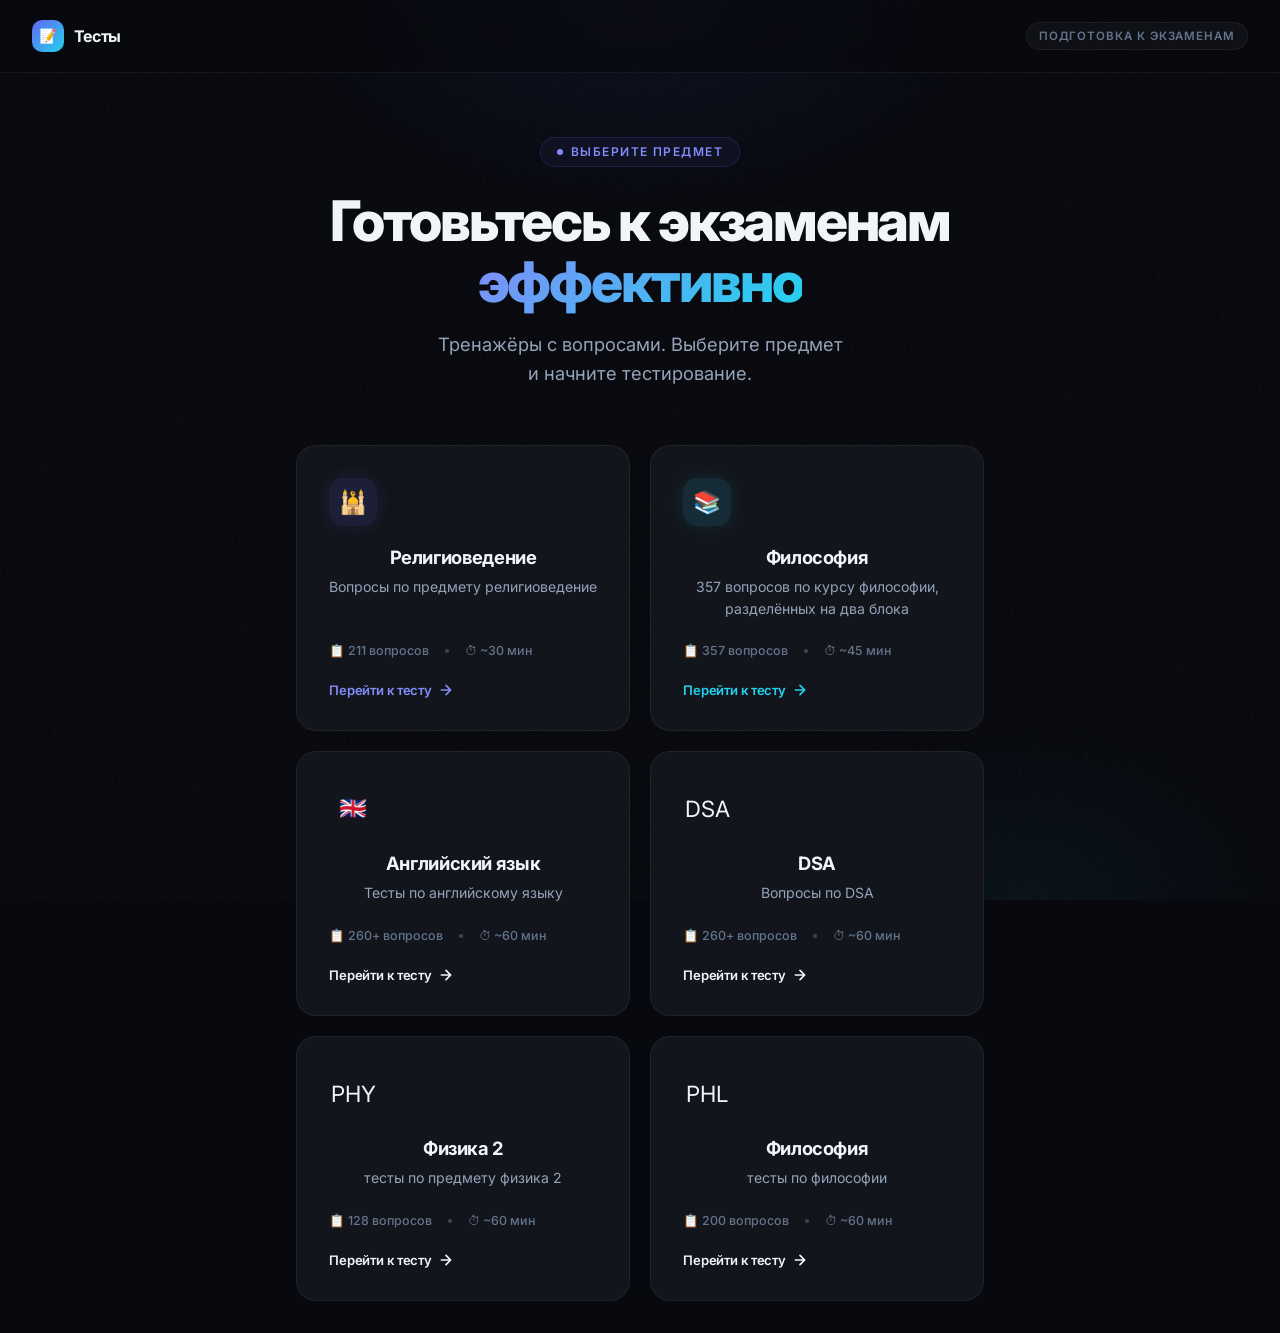
<file: index.html>
<!DOCTYPE html>
<html lang="ru">
<head>
    <meta charset="UTF-8">
    <meta name="viewport" content="width=device-width, initial-scale=1.0">
    <title>Тесты — Главная</title>
    <meta name="description" content="Простой сайт с тестами">
    <link href="https://fonts.googleapis.com/css2?family=Inter:wght@300;400;500;600;700;800;900&display=swap"
          rel="stylesheet">
    <link rel="stylesheet" href="style.css">
</head>
<body>
<div class="page-wrapper">

    <!-- HEADER -->
    <header class="header" id="header">
        <a href="/" class="logo">
            <div class="logo-icon">📝</div>
            <span class="logo-text">Тесты</span>
        </a>
        <span class="header-badge">Подготовка к экзаменам</span>
    </header>

    <!-- HERO -->
    <section class="hero" id="hero">
        <div class="hero-eyebrow">Выберите предмет</div>
        <h1>Готовьтесь к экзаменам<br><span class="gradient-text">эффективно</span></h1>
        <p class="hero-subtitle">
            Тренажёры с вопросами. Выберите предмет и&nbsp;начните тестирование.
        </p>

        <!-- QUIZ CARDS -->
        <div class="quiz-grid" id="quiz-grid">
            <a href="./rel/index.html" class="quiz-card" id="card-rel">
                <div class="card-icon">🕌</div>
                <div class="card-content">
                    <div class="card-title">Религиоведение</div>
                    <p class="card-desc">Вопросы по предмету религиоведение</p>
                </div>
                <div class="card-meta">
                    <span class="card-meta-item">📋 211 вопросов</span>
                    <span class="card-meta-dot"></span>
                    <span class="card-meta-item">⏱ ~30 мин</span>
                </div>
                <div class="card-arrow">
                    Перейти к тесту
                    <svg viewBox="0 0 24 24" fill="none" stroke="currentColor" stroke-width="2.5" stroke-linecap="round"
                         stroke-linejoin="round">
                        <path d="M5 12h14M12 5l7 7-7 7"/>
                    </svg>
                </div>
            </a>

            <a href="./quiz_phl_1/index.html" class="quiz-card" id="card-philosophy">
                <div class="card-icon">📚</div>
                <div class="card-content">
                    <div class="card-title">Философия</div>
                    <p class="card-desc">357 вопросов по курсу философии, разделённых на два блока</p>
                </div>
                <div class="card-meta">
                    <span class="card-meta-item">📋 357 вопросов</span>
                    <span class="card-meta-dot"></span>
                    <span class="card-meta-item">⏱ ~45 мин</span>
                </div>
                <div class="card-arrow">
                    Перейти к тесту
                    <svg viewBox="0 0 24 24" fill="none" stroke="currentColor" stroke-width="2.5" stroke-linecap="round"
                         stroke-linejoin="round">
                        <path d="M5 12h14M12 5l7 7-7 7"/>
                    </svg>
                </div>
            </a>

            <a href="./eng/index.html" class="quiz-card" id="card-english">
                <div class="card-icon">🇬🇧</div>
                <div class="card-content">
                    <div class="card-title">Английский язык</div>
                    <p class="card-desc">Тесты по английскому языку</p>
                </div>
                <div class="card-meta">
                    <span class="card-meta-item">📋 260+ вопросов</span>
                    <span class="card-meta-dot"></span>
                    <span class="card-meta-item">⏱ ~60 мин</span>
                </div>
                <div class="card-arrow">
                    Перейти к тесту
                    <svg viewBox="0 0 24 24" fill="none" stroke="currentColor" stroke-width="2.5" stroke-linecap="round"
                         stroke-linejoin="round">
                        <path d="M5 12h14M12 5l7 7-7 7"/>
                    </svg>
                </div>
            </a>

            <a href="./dsa/quiz_dsa.html" class="quiz-card" id="card-english">
                <div class="card-icon">DSA</div>
                <div class="card-content">
                    <div class="card-title">DSA</div>
                    <p class="card-desc">Вопросы по DSA</p>
                </div>
                <div class="card-meta">
                    <span class="card-meta-item">📋 260+ вопросов</span>
                    <span class="card-meta-dot"></span>
                    <span class="card-meta-item">⏱ ~60 мин</span>
                </div>
                <div class="card-arrow">
                    Перейти к тесту
                    <svg viewBox="0 0 24 24" fill="none" stroke="currentColor" stroke-width="2.5" stroke-linecap="round"
                         stroke-linejoin="round">
                        <path d="M5 12h14M12 5l7 7-7 7"/>
                    </svg>
                </div>
            </a>


            <a href="phy-2/index.html" class="quiz-card" id="card-french">
                <div class="card-icon">PHY</div>
                <div class="card-content">
                    <div class="card-title">Физика 2</div>
                    <p class="card-desc">тесты по предмету физика 2</p>
                </div>
                <div class="card-meta">
                    <span class="card-meta-item">📋 128 вопросов</span>
                    <span class="card-meta-dot"></span>
                    <span class="card-meta-item">⏱ ~60 мин</span>
                </div>
                <div class="card-arrow">
                    Перейти к тесту
                    <svg viewBox="0 0 24 24" fill="none" stroke="currentColor" stroke-width="2.5" stroke-linecap="round"
                         stroke-linejoin="round">
                        <path d="M5 12h14M12 5l7 7-7 7"/>
                    </svg>
                </div>
            </a>


            <a href="./quiz_phl_2/index.html" class="quiz-card" id="card-french">
                <div class="card-icon">PHL</div>
                <div class="card-content">
                    <div class="card-title">Философия</div>
                    <p class="card-desc">тесты по философии</p>
                </div>
                <div class="card-meta">
                    <span class="card-meta-item">📋 200 вопросов</span>
                    <span class="card-meta-dot"></span>
                    <span class="card-meta-item">⏱ ~60 мин</span>
                </div>
                <div class="card-arrow">
                    Перейти к тесту
                    <svg viewBox="0 0 24 24" fill="none" stroke="currentColor" stroke-width="2.5" stroke-linecap="round"
                         stroke-linejoin="round">
                        <path d="M5 12h14M12 5l7 7-7 7"/>
                    </svg>
                </div>
            </a>


        </div>
    </section>

</div>
</body>
</html>
</file>
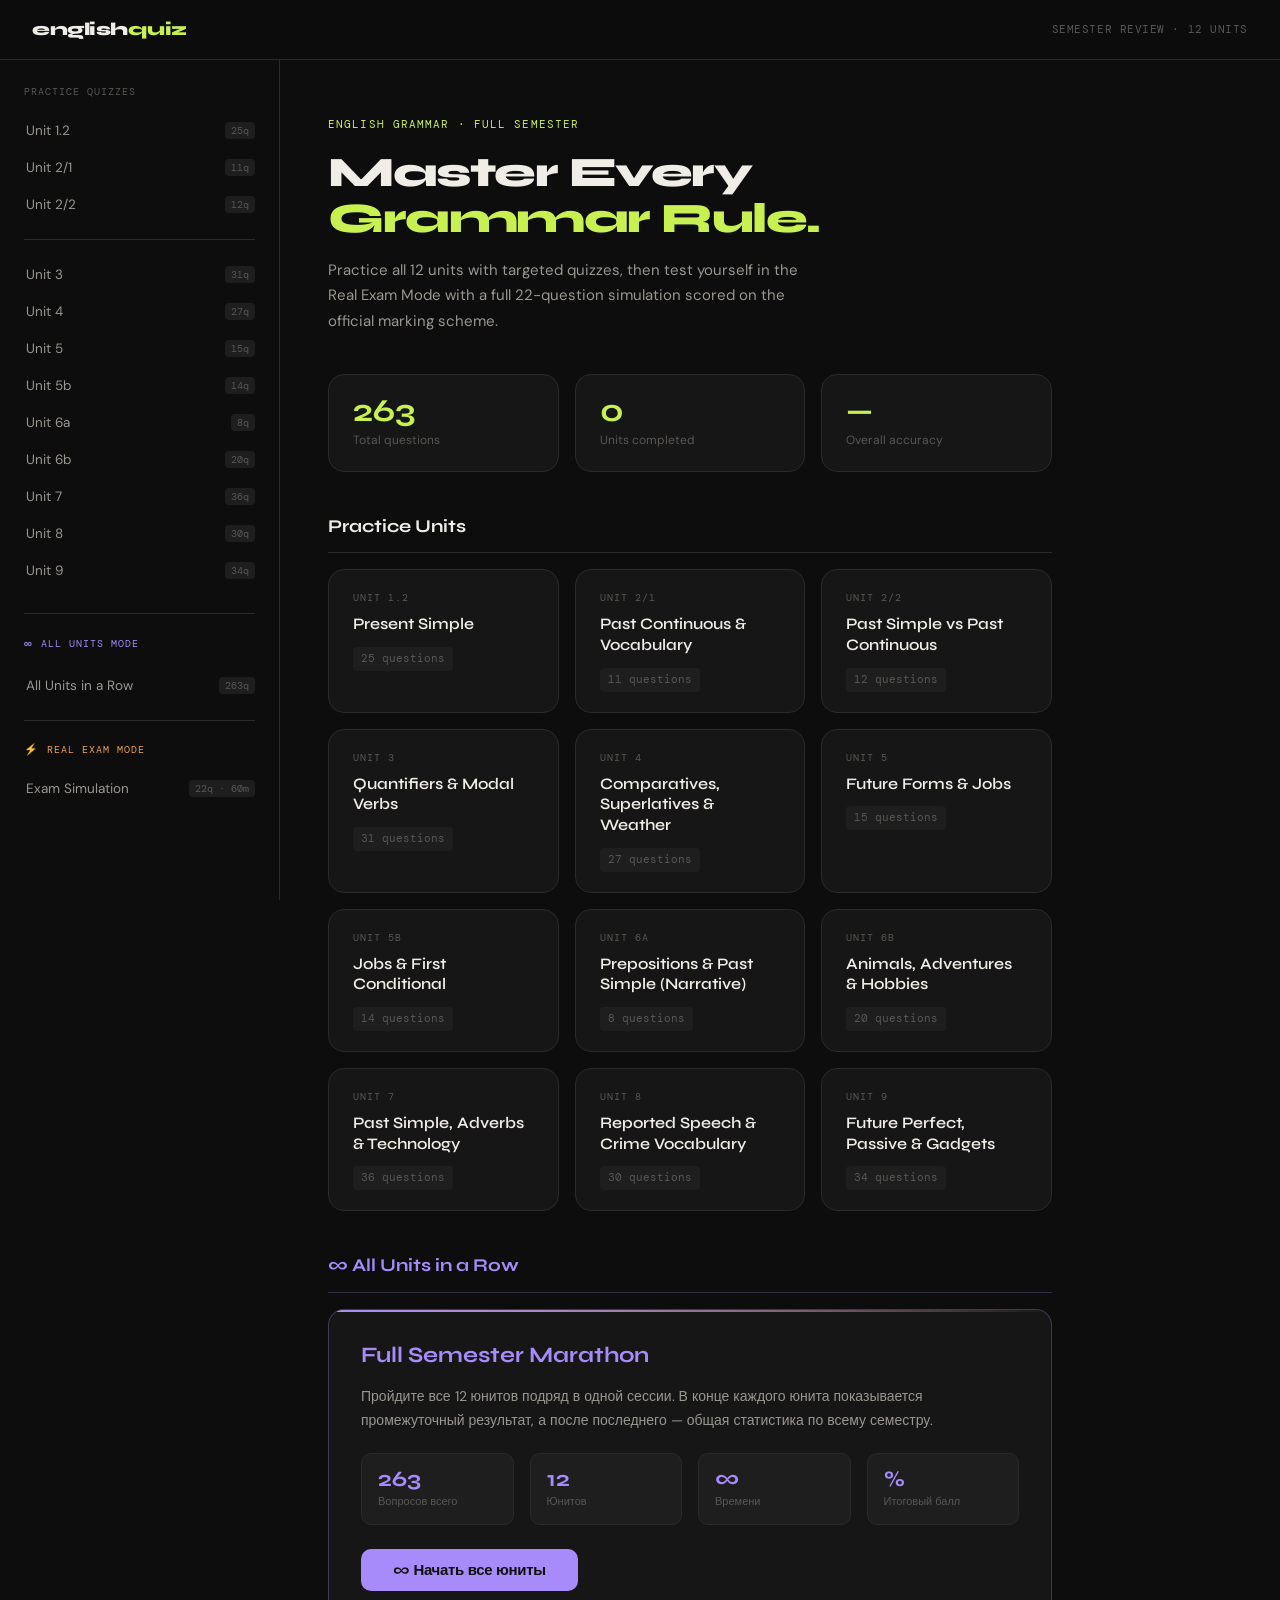
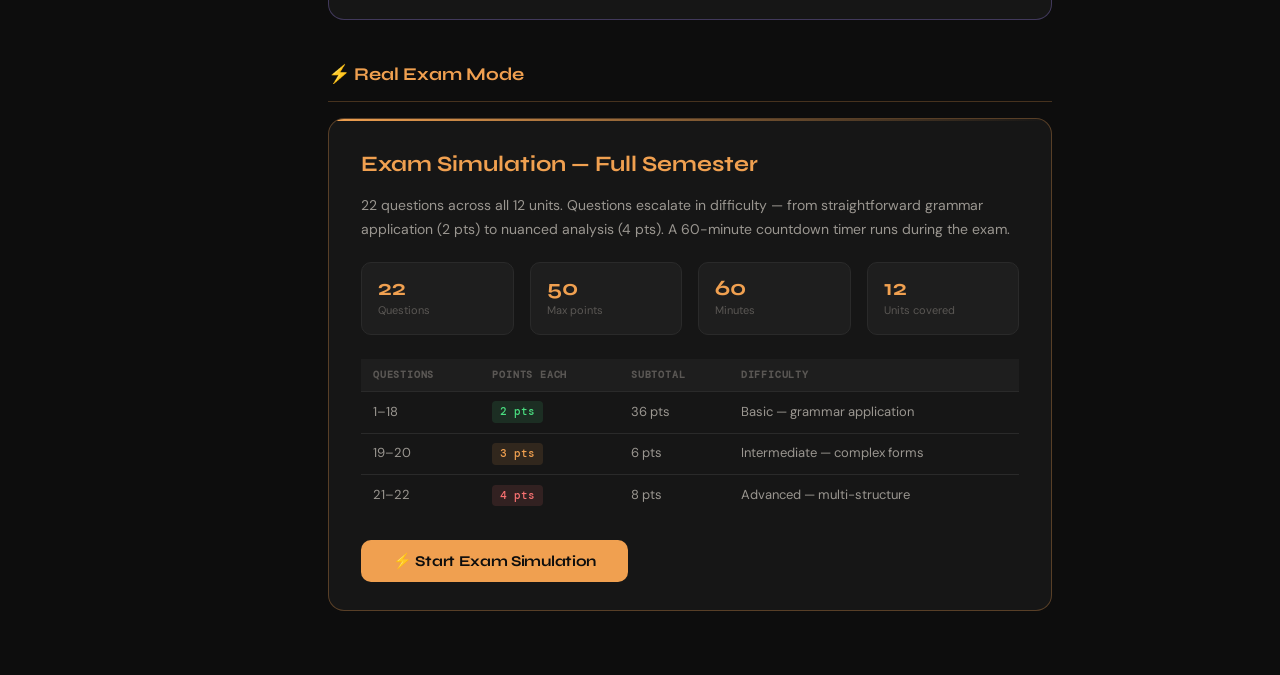
<file: eng/index.html>
<!DOCTYPE html>
<html lang="en">
<head>
<meta charset="UTF-8">
<meta name="viewport" content="width=device-width, initial-scale=1.0">
<title>English Grammar Quiz</title>
<link rel="preconnect" href="https://fonts.googleapis.com">
<link href="https://fonts.googleapis.com/css2?family=Syne:wght@400;500;600;700;800&family=DM+Mono:wght@400;500&family=DM+Sans:ital,wght@0,300;0,400;0,500;1,400&display=swap" rel="stylesheet">
<style>
  *, *::before, *::after { box-sizing: border-box; margin: 0; padding: 0; }

  :root {
    --bg: #0d0d0d;
    --surface: #161616;
    --surface2: #1e1e1e;
    --border: #2a2a2a;
    --border2: #3a3a3a;
    --text: #f0ede6;
    --text2: #9a9690;
    --text3: #5a5754;
    --accent: #c8f050;
    --accent2: #a8d030;
    --accent-dim: rgba(200,240,80,0.08);
    --accent-border: rgba(200,240,80,0.25);
    --correct: #4ade80;
    --correct-bg: rgba(74,222,128,0.08);
    --correct-border: rgba(74,222,128,0.3);
    --wrong: #f87171;
    --wrong-bg: rgba(248,113,113,0.08);
    --wrong-border: rgba(248,113,113,0.3);
    --exam: #f0a050;
    --exam-dim: rgba(240,160,80,0.08);
    --exam-border: rgba(240,160,80,0.25);
    --all: #a78bfa;
    --all-dim: rgba(167,139,250,0.08);
    --all-border: rgba(167,139,250,0.25);
    --radius: 10px;
    --radius-lg: 16px;
  }

  body {
    background: var(--bg);
    color: var(--text);
    font-family: 'DM Sans', sans-serif;
    font-size: 15px;
    line-height: 1.6;
    min-height: 100vh;
  }

  /* ── HEADER ── */
  header {
    border-bottom: 1px solid var(--border);
    padding: 0 2rem;
    display: flex;
    align-items: center;
    justify-content: space-between;
    height: 60px;
    position: sticky;
    top: 0;
    background: rgba(13,13,13,0.95);
    backdrop-filter: blur(12px);
    z-index: 100;
  }
  .logo {
    font-family: 'Syne', sans-serif;
    font-weight: 800;
    font-size: 18px;
    color: var(--text);
    letter-spacing: -0.5px;
  }
  .logo span { color: var(--accent); }
  .header-meta {
    font-family: 'DM Mono', monospace;
    font-size: 11px;
    color: var(--text3);
    letter-spacing: 0.05em;
    text-transform: uppercase;
  }

  /* ── LAYOUT ── */
  .app { display: flex; min-height: calc(100vh - 60px); }

  /* ── SIDEBAR ── */
  .sidebar {
    width: 280px;
    flex-shrink: 0;
    border-right: 1px solid var(--border);
    padding: 1.5rem 0;
    overflow-y: auto;
    height: calc(100vh - 60px);
    position: sticky;
    top: 60px;
  }
  .sidebar-label {
    font-family: 'DM Mono', monospace;
    font-size: 10px;
    letter-spacing: 0.1em;
    text-transform: uppercase;
    color: var(--text3);
    padding: 0 1.5rem;
    margin-bottom: 0.75rem;
  }
  .unit-btn {
    display: flex;
    align-items: center;
    justify-content: space-between;
    width: 100%;
    padding: 0.625rem 1.5rem;
    background: none;
    border: none;
    cursor: pointer;
    color: var(--text2);
    font-family: 'DM Sans', sans-serif;
    font-size: 13.5px;
    text-align: left;
    transition: all 0.15s;
    border-left: 2px solid transparent;
    gap: 0.5rem;
  }
  .unit-btn:hover { background: var(--surface); color: var(--text); }
  .unit-btn.active {
    background: var(--accent-dim);
    color: var(--accent);
    border-left-color: var(--accent);
  }
  .unit-btn.exam-btn.active {
    background: var(--exam-dim);
    color: var(--exam);
    border-left-color: var(--exam);
  }
  .unit-btn.all-btn.active {
    background: var(--all-dim);
    color: var(--all);
    border-left-color: var(--all);
  }
  .unit-btn.all-btn.active .unit-tag { background: var(--all-border); color: var(--all); }
  .unit-btn .unit-name { flex: 1; }
  .unit-tag {
    font-family: 'DM Mono', monospace;
    font-size: 10px;
    padding: 2px 6px;
    border-radius: 4px;
    background: var(--surface2);
    color: var(--text3);
    white-space: nowrap;
  }
  .unit-btn.active .unit-tag { background: var(--accent-border); color: var(--accent); }
  .unit-btn.exam-btn.active .unit-tag { background: var(--exam-border); color: var(--exam); }
  .unit-btn.done .unit-name::after {
    content: ' ✓';
    color: var(--correct);
    font-size: 11px;
  }
  .sidebar-divider {
    height: 1px;
    background: var(--border);
    margin: 1rem 1.5rem;
  }
  .exam-section-label {
    font-family: 'DM Mono', monospace;
    font-size: 10px;
    letter-spacing: 0.1em;
    text-transform: uppercase;
    color: var(--exam);
    padding: 0 1.5rem;
    margin: 1.25rem 0 0.75rem;
    display: flex;
    align-items: center;
    gap: 0.5rem;
  }
  .exam-section-label::before { content: '⚡'; font-size: 11px; }
  .all-section-label {
    font-family: 'DM Mono', monospace;
    font-size: 10px;
    letter-spacing: 0.1em;
    text-transform: uppercase;
    color: var(--all);
    padding: 0 1.5rem;
    margin: 1.25rem 0 0.75rem;
    display: flex;
    align-items: center;
    gap: 0.5rem;
  }
  .all-section-label::before { content: '∞'; font-size: 13px; }

  /* ── MAIN ── */
  main {
    flex: 1;
    padding: 2.5rem 3rem;
    max-width: 820px;
  }

  /* ── HOME ── */
  #home { padding-top: 1rem; }
  .home-eyebrow {
    font-family: 'DM Mono', monospace;
    font-size: 11px;
    text-transform: uppercase;
    letter-spacing: 0.1em;
    color: var(--accent);
    margin-bottom: 1rem;
  }
  .home-title {
    font-family: 'Syne', sans-serif;
    font-size: 42px;
    font-weight: 800;
    line-height: 1.1;
    letter-spacing: -1.5px;
    color: var(--text);
    margin-bottom: 1rem;
  }
  .home-title em { color: var(--accent); font-style: normal; }
  .home-desc {
    color: var(--text2);
    font-size: 15px;
    max-width: 480px;
    margin-bottom: 2.5rem;
    line-height: 1.7;
  }
  .stats-grid {
    display: grid;
    grid-template-columns: repeat(3, 1fr);
    gap: 1rem;
    margin-bottom: 2.5rem;
  }
  .stat-card {
    background: var(--surface);
    border: 1px solid var(--border);
    border-radius: var(--radius-lg);
    padding: 1.25rem 1.5rem;
  }
  .stat-val {
    font-family: 'Syne', sans-serif;
    font-size: 32px;
    font-weight: 700;
    color: var(--accent);
    line-height: 1;
    margin-bottom: 0.25rem;
  }
  .stat-label { font-size: 12px; color: var(--text3); }

  .units-grid {
    display: grid;
    grid-template-columns: repeat(auto-fill, minmax(220px, 1fr));
    gap: 1rem;
  }
  .unit-card {
    background: var(--surface);
    border: 1px solid var(--border);
    border-radius: var(--radius-lg);
    padding: 1.25rem 1.5rem;
    cursor: pointer;
    transition: all 0.2s;
  }
  .unit-card:hover { border-color: var(--border2); background: var(--surface2); }
  .unit-card.exam-card { border-color: rgba(240,160,80,0.2); }
  .unit-card.exam-card:hover { border-color: var(--exam); background: var(--exam-dim); }
  .unit-card-num {
    font-family: 'DM Mono', monospace;
    font-size: 10px;
    letter-spacing: 0.1em;
    text-transform: uppercase;
    color: var(--text3);
    margin-bottom: 0.5rem;
  }
  .unit-card-num.exam { color: var(--exam); }
  .unit-card-name {
    font-family: 'Syne', sans-serif;
    font-size: 16px;
    font-weight: 600;
    color: var(--text);
    margin-bottom: 0.75rem;
    line-height: 1.3;
  }
  .unit-card-meta { display: flex; align-items: center; gap: 0.5rem; flex-wrap: wrap; }
  .unit-card-badge {
    font-family: 'DM Mono', monospace;
    font-size: 11px;
    padding: 3px 8px;
    border-radius: 4px;
    background: var(--surface2);
    color: var(--text3);
  }
  .unit-card.done .unit-card-badge { background: var(--correct-bg); color: var(--correct); border: 1px solid var(--correct-border); }
  .unit-card.exam-card .unit-card-badge { background: var(--exam-dim); color: var(--exam); border: 1px solid var(--exam-border); }
  .section-heading {
    font-family: 'Syne', sans-serif;
    font-size: 18px;
    font-weight: 700;
    color: var(--text);
    margin: 2.5rem 0 1rem;
    padding-bottom: 0.75rem;
    border-bottom: 1px solid var(--border);
  }
  .section-heading.exam-heading { color: var(--exam); border-color: rgba(240,160,80,0.25); }

  /* ── EXAM INTRO CARD ── */
  .exam-intro-card {
    background: var(--surface);
    border: 1px solid rgba(240,160,80,0.3);
    border-radius: var(--radius-lg);
    padding: 1.75rem 2rem;
    margin-bottom: 1.5rem;
    position: relative;
    overflow: hidden;
  }
  .exam-intro-card::before {
    content: '';
    position: absolute;
    top: 0; left: 0; right: 0;
    height: 2px;
    background: linear-gradient(90deg, var(--exam), transparent);
  }
  .exam-intro-title {
    font-family: 'Syne', sans-serif;
    font-size: 22px;
    font-weight: 700;
    color: var(--exam);
    margin-bottom: 0.75rem;
  }
  .exam-intro-desc { color: var(--text2); font-size: 14px; line-height: 1.7; margin-bottom: 1.25rem; }
  .exam-info-grid {
    display: grid;
    grid-template-columns: repeat(4, 1fr);
    gap: 1rem;
    margin-bottom: 1.5rem;
  }
  .exam-info-item {
    background: var(--surface2);
    border-radius: var(--radius);
    padding: 0.875rem 1rem;
    border: 1px solid var(--border);
  }
  .exam-info-val {
    font-family: 'Syne', sans-serif;
    font-size: 22px;
    font-weight: 700;
    color: var(--exam);
    line-height: 1;
    margin-bottom: 0.2rem;
  }
  .exam-info-label { font-size: 11px; color: var(--text3); }
  .scoring-table {
    width: 100%;
    border-collapse: collapse;
    font-size: 13px;
    margin-bottom: 1.5rem;
  }
  .scoring-table th {
    text-align: left;
    padding: 0.5rem 0.75rem;
    background: var(--surface2);
    color: var(--text3);
    font-family: 'DM Mono', monospace;
    font-size: 10px;
    letter-spacing: 0.08em;
    text-transform: uppercase;
    border-bottom: 1px solid var(--border);
  }
  .scoring-table td {
    padding: 0.6rem 0.75rem;
    border-bottom: 1px solid var(--border);
    color: var(--text2);
  }
  .scoring-table tr:last-child td { border-bottom: none; }
  .pts-badge {
    display: inline-block;
    font-family: 'DM Mono', monospace;
    font-size: 11px;
    padding: 2px 8px;
    border-radius: 4px;
    font-weight: 500;
  }
  .pts-2 { background: rgba(74,222,128,0.12); color: #4ade80; }
  .pts-3 { background: rgba(240,160,80,0.12); color: #f0a050; }
  .pts-4 { background: rgba(248,113,113,0.12); color: #f87171; }
  .start-exam-btn {
    display: inline-flex;
    align-items: center;
    gap: 0.5rem;
    padding: 0.75rem 2rem;
    background: var(--exam);
    color: #0d0d0d;
    border: none;
    border-radius: var(--radius);
    font-family: 'Syne', sans-serif;
    font-size: 15px;
    font-weight: 700;
    cursor: pointer;
    transition: all 0.2s;
    letter-spacing: -0.3px;
  }
  .start-exam-btn:hover { background: #ffb870; transform: translateY(-1px); }

  /* ── QUIZ ── */
  #quiz-view { display: none; }
  .quiz-header {
    display: flex;
    align-items: center;
    justify-content: space-between;
    margin-bottom: 2rem;
    padding-bottom: 1.5rem;
    border-bottom: 1px solid var(--border);
    gap: 1.5rem;
  }
  #quiz-title {
    font-family: 'Syne', sans-serif;
    font-weight: 700;
    font-size: 20px;
    color: var(--text);
    flex-shrink: 0;
  }
  .quiz-meta { display: flex; gap: 1rem; align-items: center; flex-wrap: wrap; }
  #question-num {
    font-family: 'DM Mono', monospace;
    font-size: 12px;
    color: var(--text3);
  }
  #progress-score {
    font-family: 'DM Mono', monospace;
    font-size: 12px;
  }
  #progress-score .c { color: var(--correct); }
  #progress-score .w { color: var(--wrong); }
  .progress-bar-wrap {
    height: 3px;
    background: var(--surface2);
    border-radius: 2px;
    margin-bottom: 2rem;
    overflow: hidden;
  }
  #progress-bar {
    height: 100%;
    background: var(--accent);
    border-radius: 2px;
    transition: width 0.3s ease;
    width: 0%;
  }
  #progress-bar.exam-bar { background: var(--exam); }
  #progress-bar.all-bar  { background: var(--all); }

  /* unit separator chip in all-units mode */
  .unit-separator-chip {
    display: inline-flex;
    align-items: center;
    gap: 0.4rem;
    font-family: 'DM Mono', monospace;
    font-size: 11px;
    padding: 3px 10px;
    border-radius: 5px;
    background: var(--all-dim);
    color: var(--all);
    border: 1px solid var(--all-border);
    margin-bottom: 0.75rem;
  }

  /* Points badge in quiz */
  .question-points-badge {
    display: inline-flex;
    align-items: center;
    gap: 0.3rem;
    font-family: 'DM Mono', monospace;
    font-size: 11px;
    padding: 3px 9px;
    border-radius: 5px;
    margin-bottom: 0.75rem;
  }
  .points-badge-2 { background: rgba(74,222,128,0.1); color: #4ade80; border: 1px solid rgba(74,222,128,0.2); }
  .points-badge-3 { background: rgba(240,160,80,0.1); color: #f0a050; border: 1px solid rgba(240,160,80,0.2); }
  .points-badge-4 { background: rgba(248,113,113,0.1); color: #f87171; border: 1px solid rgba(248,113,113,0.2); }
  .points-badge-difficulty {
    font-size: 10px;
    opacity: 0.7;
  }

  #question-text {
    font-size: 17px;
    font-weight: 500;
    line-height: 1.6;
    color: var(--text);
    margin-bottom: 1.75rem;
    white-space: pre-line;
  }
  #options { display: flex; flex-direction: column; gap: 0.625rem; margin-bottom: 1.5rem; }
  .option {
    display: flex;
    align-items: center;
    gap: 1rem;
    padding: 0.875rem 1.25rem;
    background: var(--surface);
    border: 1px solid var(--border);
    border-radius: var(--radius);
    cursor: pointer;
    color: var(--text);
    font-family: 'DM Sans', sans-serif;
    font-size: 14.5px;
    text-align: left;
    transition: all 0.15s;
    width: 100%;
  }
  .option:hover:not(:disabled) { border-color: var(--border2); background: var(--surface2); }
  .option.correct { background: var(--correct-bg); border-color: var(--correct-border); color: var(--correct); }
  .option.wrong   { background: var(--wrong-bg);   border-color: var(--wrong-border);   color: var(--wrong); }
  .option-letter {
    font-family: 'DM Mono', monospace;
    font-size: 12px;
    width: 24px;
    height: 24px;
    border-radius: 5px;
    background: var(--surface2);
    display: flex;
    align-items: center;
    justify-content: center;
    flex-shrink: 0;
    color: var(--text3);
  }
  .option.correct .option-letter { background: var(--correct-border); color: var(--correct); }
  .option.wrong .option-letter   { background: var(--wrong-border); color: var(--wrong); }

  #feedback-area { min-height: 28px; margin-bottom: 1.25rem; }
  .feedback-msg { font-size: 13px; font-weight: 500; padding: 6px 12px; border-radius: 6px; }
  .feedback-msg.correct { color: var(--correct); background: var(--correct-bg); }
  .feedback-msg.wrong   { color: var(--wrong);   background: var(--wrong-bg); }

  .quiz-footer { display: flex; align-items: center; justify-content: space-between; gap: 1rem; flex-wrap: wrap; }
  #next-btn, #back-home-btn {
    padding: 0.625rem 1.5rem;
    border-radius: var(--radius);
    font-family: 'Syne', sans-serif;
    font-size: 14px;
    font-weight: 600;
    cursor: pointer;
    transition: all 0.15s;
    border: none;
  }
  #next-btn { background: var(--accent); color: #0d0d0d; }
  #next-btn:hover { background: var(--accent2); }
  #next-btn.exam-next { background: var(--exam); color: #0d0d0d; }
  #next-btn.exam-next:hover { background: #ffb870; }
  #next-btn.all-next { background: var(--all); color: #0d0d0d; }
  #next-btn.all-next:hover { background: #c4b5fd; }
  #back-home-btn { background: var(--surface2); color: var(--text2); border: 1px solid var(--border); }
  #back-home-btn:hover { background: var(--surface); color: var(--text); }

  /* Timer */
  .timer-wrap {
    display: none;
    align-items: center;
    gap: 0.5rem;
    font-family: 'DM Mono', monospace;
    font-size: 14px;
    color: var(--text2);
    padding: 0.4rem 0.875rem;
    border: 1px solid var(--border);
    border-radius: var(--radius);
    background: var(--surface);
  }
  .timer-wrap.active { display: flex; }
  .timer-wrap.warning { color: var(--wrong); border-color: var(--wrong-border); background: var(--wrong-bg); animation: pulse 1s infinite; }
  #timer-icon { font-size: 13px; }
  @keyframes pulse { 0%,100% { opacity:1; } 50% { opacity:0.5; } }

  /* ── RESULTS ── */
  #results-view { display: none; }
  .results-header { margin-bottom: 2.5rem; padding-bottom: 1.5rem; border-bottom: 1px solid var(--border); }
  .score-display { display: flex; align-items: baseline; gap: 1rem; margin-bottom: 0.5rem; }
  #score-pct {
    font-family: 'Syne', sans-serif;
    font-size: 56px;
    font-weight: 800;
    color: var(--accent);
    line-height: 1;
    letter-spacing: -2px;
  }
  #score-pct.exam-score { color: var(--exam); }
  #score-label { color: var(--text2); font-size: 14px; max-width: 480px; }
  .results-stats {
    display: flex;
    gap: 1.5rem;
    margin-top: 1.25rem;
    flex-wrap: wrap;
  }
  .r-stat { display: flex; flex-direction: column; gap: 2px; }
  .r-stat-val { font-family: 'Syne', sans-serif; font-size: 22px; font-weight: 700; }
  .r-stat-val.c { color: var(--correct); }
  .r-stat-val.w { color: var(--wrong); }
  .r-stat-val.t { color: var(--text2); }
  .r-stat-label { font-size: 11px; color: var(--text3); font-family: 'DM Mono', monospace; text-transform: uppercase; letter-spacing: 0.05em; }

  /* Exam score breakdown */
  .exam-score-breakdown {
    background: var(--surface);
    border: 1px solid rgba(240,160,80,0.25);
    border-radius: var(--radius-lg);
    padding: 1.25rem 1.5rem;
    margin: 1.5rem 0;
  }
  .exam-score-breakdown-title {
    font-family: 'DM Mono', monospace;
    font-size: 10px;
    text-transform: uppercase;
    letter-spacing: 0.08em;
    color: var(--exam);
    margin-bottom: 1rem;
  }
  .breakdown-row {
    display: flex;
    align-items: center;
    justify-content: space-between;
    padding: 0.5rem 0;
    border-bottom: 1px solid var(--border);
    font-size: 13px;
    color: var(--text2);
  }
  .breakdown-row:last-child { border-bottom: none; }
  .breakdown-row strong { color: var(--text); }
  .breakdown-pts { font-family: 'DM Mono', monospace; font-size: 13px; }
  .breakdown-pts.earned { color: var(--exam); }
  .breakdown-pts.max { color: var(--text3); }

  .results-actions { display: flex; gap: 0.75rem; margin-top: 1.5rem; flex-wrap: wrap; }
  .btn-primary {
    padding: 0.625rem 1.5rem;
    background: var(--accent);
    color: #0d0d0d;
    border: none;
    border-radius: var(--radius);
    font-family: 'Syne', sans-serif;
    font-size: 14px;
    font-weight: 600;
    cursor: pointer;
    transition: all 0.15s;
  }
  .btn-primary:hover { background: var(--accent2); }
  .btn-primary.exam-btn { background: var(--exam); }
  .btn-primary.exam-btn:hover { background: #ffb870; }
  .btn-secondary {
    padding: 0.625rem 1.5rem;
    background: var(--surface2);
    color: var(--text2);
    border: 1px solid var(--border);
    border-radius: var(--radius);
    font-family: 'Syne', sans-serif;
    font-size: 14px;
    font-weight: 600;
    cursor: pointer;
    transition: all 0.15s;
  }
  .btn-secondary:hover { background: var(--surface); color: var(--text); }

  .review-section-title {
    font-family: 'Syne', sans-serif;
    font-size: 16px;
    font-weight: 700;
    color: var(--text);
    margin-bottom: 1rem;
  }
  #review-list { display: flex; flex-direction: column; gap: 0.75rem; }
  .review-item {
    background: var(--surface);
    border: 1px solid var(--border);
    border-radius: var(--radius);
    padding: 1rem 1.25rem;
  }
  .review-item.wrong-item { border-color: var(--wrong-border); }
  .review-q { font-size: 13px; color: var(--text2); margin-bottom: 0.5rem; white-space: pre-line; }
  .review-q .review-qnum { font-family: 'DM Mono', monospace; color: var(--text3); font-size: 11px; }
  .review-answers { display: flex; gap: 0.5rem; flex-wrap: wrap; margin-top: 0.375rem; align-items: center; }
  .review-chip {
    font-size: 12px;
    padding: 3px 10px;
    border-radius: 5px;
    font-family: 'DM Mono', monospace;
  }
  .your-correct { background: var(--correct-bg); color: var(--correct); border: 1px solid var(--correct-border); }
  .your-wrong   { background: var(--wrong-bg);   color: var(--wrong);   border: 1px solid var(--wrong-border); }
  .correct-ans  { background: var(--correct-bg); color: var(--correct); border: 1px solid var(--correct-border); }
  .review-pts-chip {
    font-size: 10px;
    padding: 2px 7px;
    border-radius: 4px;
    font-family: 'DM Mono', monospace;
    margin-left: auto;
  }

  /* progress nums */
  #progress-nums { font-family: 'DM Mono', monospace; font-size: 12px; color: var(--text3); }

  /* ── MOBILE ADAPTATION ── */
  .menu-toggle {
    display: none;
    background: none;
    border: none;
    color: var(--text);
    font-size: 24px;
    cursor: pointer;
    padding: 0;
    line-height: 1;
  }
  .sidebar-overlay {
    display: none;
    position: fixed;
    top: 60px;
    left: 0;
    right: 0;
    bottom: 0;
    background: rgba(0,0,0,0.6);
    backdrop-filter: blur(2px);
    z-index: 90;
    opacity: 0;
    transition: opacity 0.3s;
  }
  .sidebar-overlay.active {
    display: block;
    opacity: 1;
  }

  @media (max-width: 768px) {
    .menu-toggle {
      display: block;
    }
    .header-meta {
      display: none;
    }
    .sidebar {
      position: fixed;
      top: 60px;
      left: -280px;
      bottom: 0;
      height: calc(100vh - 60px);
      background: var(--bg);
      z-index: 100;
      transition: left 0.3s ease;
      box-shadow: 2px 0 10px rgba(0,0,0,0.5);
    }
    .sidebar.open {
      left: 0;
    }
    main {
      padding: 1.5rem 1.25rem;
    }
    .stats-grid {
      grid-template-columns: 1fr;
    }
    .exam-info-grid {
      grid-template-columns: 1fr 1fr;
    }
    .home-title {
      font-size: 32px;
    }
    .quiz-header {
      flex-direction: column;
      align-items: flex-start;
      gap: 1rem;
    }
    .quiz-meta {
      width: 100%;
      justify-content: space-between;
    }
    .scoring-table th, .scoring-table td {
      padding: 0.5rem;
      font-size: 12px;
    }
    .results-stats {
      gap: 1rem;
    }
    .results-actions {
      flex-direction: column;
    }
    .btn-primary, .btn-secondary {
      width: 100%;
      text-align: center;
    }
    .quiz-footer {
      flex-direction: column-reverse;
    }
    #next-btn, #back-home-btn {
      width: 100%;
    }
    .option {
      padding: 0.75rem 1rem;
      font-size: 14px;
    }
  }
</style>
</head>
<body>
<header>
  <div style="display: flex; align-items: center; gap: 1rem;">
    <button class="menu-toggle" id="menu-toggle" onclick="toggleSidebar()">☰</button>
    <div class="logo">english<span>quiz</span></div>
  </div>
  <div class="header-meta">Semester Review · 12 Units</div>
</header>

<div class="app">
  <div class="sidebar-overlay" id="sidebar-overlay" onclick="toggleSidebar()"></div>
  <!-- Sidebar -->
  <nav class="sidebar">
    <div class="sidebar-label">Practice Quizzes</div>
    <div id="unit-list"></div>

    <div class="sidebar-divider" style="margin-top:1.5rem"></div>
    <div class="all-section-label">All Units Mode</div>
    <button class="unit-btn all-btn" id="btn-all" onclick="startAllUnits()">
      <span class="unit-name">All Units in a Row</span>
      <span class="unit-tag" id="all-unit-tag">—q</span>
    </button>

    <div class="sidebar-divider"></div>
    <div class="exam-section-label">Real Exam Mode</div>
    <button class="unit-btn exam-btn" id="btn-exam" onclick="startExam()">
      <span class="unit-name">Exam Simulation</span>
      <span class="unit-tag">22q · 60m</span>
    </button>
  </nav>

  <!-- Main content -->
  <main>
    <!-- HOME -->
    <div id="home">
      <div class="home-eyebrow">English Grammar · Full Semester</div>
      <h1 class="home-title">Master Every<br><em>Grammar Rule.</em></h1>
      <p class="home-desc">Practice all 12 units with targeted quizzes, then test yourself in the Real Exam Mode with a full 22-question simulation scored on the official marking scheme.</p>

      <div class="stats-grid">
        <div class="stat-card">
          <div class="stat-val" id="total-q-stat">—</div>
          <div class="stat-label">Total questions</div>
        </div>
        <div class="stat-card">
          <div class="stat-val" id="units-done-stat">0</div>
          <div class="stat-label">Units completed</div>
        </div>
        <div class="stat-card">
          <div class="stat-val" id="accuracy-stat">—</div>
          <div class="stat-label">Overall accuracy</div>
        </div>
      </div>

      <div class="section-heading">Practice Units</div>
      <div class="units-grid" id="units-grid"></div>

      <div class="section-heading exam-heading" style="color:var(--all);border-color:rgba(167,139,250,0.25)">∞ All Units in a Row</div>
      <div class="exam-intro-card" style="border-color:rgba(167,139,250,0.3)">
        <div style="position:absolute;top:0;left:0;right:0;height:2px;background:linear-gradient(90deg,var(--all),transparent)"></div>
        <div class="exam-intro-title" style="color:var(--all)">Full Semester Marathon</div>
        <div class="exam-intro-desc">Пройдите все 12 юнитов подряд в одной сессии. В конце каждого юнита показывается промежуточный результат, а после последнего — общая статистика по всему семестру.</div>
        <div class="exam-info-grid">
          <div class="exam-info-item"><div class="exam-info-val" id="all-total-q-badge" style="color:var(--all)">—</div><div class="exam-info-label">Вопросов всего</div></div>
          <div class="exam-info-item"><div class="exam-info-val" style="color:var(--all)">12</div><div class="exam-info-label">Юнитов</div></div>
          <div class="exam-info-item"><div class="exam-info-val" style="color:var(--all)">∞</div><div class="exam-info-label">Времени</div></div>
          <div class="exam-info-item"><div class="exam-info-val" style="color:var(--all)">%</div><div class="exam-info-label">Итоговый балл</div></div>
        </div>
        <button class="start-exam-btn" style="background:var(--all)" onclick="startAllUnits()">∞ Начать все юниты</button>
      </div>

      <div class="section-heading exam-heading">⚡ Real Exam Mode</div>
      <div class="exam-intro-card">
        <div class="exam-intro-title">Exam Simulation — Full Semester</div>
        <div class="exam-intro-desc">22 questions across all 12 units. Questions escalate in difficulty — from straightforward grammar application (2 pts) to nuanced analysis (4 pts). A 60-minute countdown timer runs during the exam.</div>
        <div class="exam-info-grid">
          <div class="exam-info-item"><div class="exam-info-val">22</div><div class="exam-info-label">Questions</div></div>
          <div class="exam-info-item"><div class="exam-info-val">50</div><div class="exam-info-label">Max points</div></div>
          <div class="exam-info-item"><div class="exam-info-val">60</div><div class="exam-info-label">Minutes</div></div>
          <div class="exam-info-item"><div class="exam-info-val">12</div><div class="exam-info-label">Units covered</div></div>
        </div>
        <table class="scoring-table">
          <thead>
            <tr>
              <th>Questions</th>
              <th>Points each</th>
              <th>Subtotal</th>
              <th>Difficulty</th>
            </tr>
          </thead>
          <tbody>
            <tr>
              <td>1–18</td>
              <td><span class="pts-badge pts-2">2 pts</span></td>
              <td>36 pts</td>
              <td>Basic — grammar application</td>
            </tr>
            <tr>
              <td>19–20</td>
              <td><span class="pts-badge pts-3">3 pts</span></td>
              <td>6 pts</td>
              <td>Intermediate — complex forms</td>
            </tr>
            <tr>
              <td>21–22</td>
              <td><span class="pts-badge pts-4">4 pts</span></td>
              <td>8 pts</td>
              <td>Advanced — multi-structure</td>
            </tr>
          </tbody>
        </table>
        <button class="start-exam-btn" onclick="startExam()">⚡ Start Exam Simulation</button>
      </div>

      <div id="units-grid-exam"></div>
    </div>

    <!-- QUIZ VIEW -->
    <div id="quiz-view">
      <div class="quiz-header">
        <div id="quiz-title">Unit 1.2</div>
        <div class="quiz-meta">
          <span id="question-num"></span>
          <span id="progress-nums"></span>
          <span id="progress-score"></span>
          <div class="timer-wrap" id="timer-wrap">
            <span id="timer-icon">⏱</span>
            <span id="timer-display">60:00</span>
          </div>
        </div>
      </div>
      <div class="progress-bar-wrap"><div id="progress-bar"></div></div>
      <div id="question-points-badge-wrap"></div>
      <div id="question-text"></div>
      <div id="options"></div>
      <div id="feedback-area"></div>
      <div class="quiz-footer">
        <button id="back-home-btn" onclick="goHome()">← Back</button>
        <button id="next-btn" onclick="nextQuestion()">Next →</button>
      </div>
    </div>

    <!-- RESULTS VIEW -->
    <div id="results-view">
      <div class="results-header">
        <div class="score-display">
          <div id="score-pct">0%</div>
        </div>
        <div id="score-label"></div>
        <div class="results-stats">
          <div class="r-stat"><span class="r-stat-val c" id="r-correct">0</span><span class="r-stat-label">Correct</span></div>
          <div class="r-stat"><span class="r-stat-val w" id="r-wrong">0</span><span class="r-stat-label">Wrong</span></div>
          <div class="r-stat"><span class="r-stat-val t" id="r-total">0</span><span class="r-stat-label">Total</span></div>
        </div>
      </div>
      <div id="exam-breakdown-wrap"></div>
      <div class="results-actions">
        <button class="btn-primary" id="retry-btn">↺ Retry</button>
        <button class="btn-secondary" onclick="goHome()">← Home</button>
      </div>
      <br>
      <div class="review-section-title">Answer Review</div>
      <div id="review-list"></div>
    </div>

  </main>
</div>

<script>
const QUIZ_DATA = {"Unit 1.2":{"topic":"Present Simple","questions":[{"q":"Emma: How many brothers do you have?\nLiam: I have two. They ______ in the same school as me.\nEmma: Do you ______ with them? Liam: No, I don't. They ______ in grade seven, and I'm in grade four.","o":["studies / play / is","study / play / are","study / plays / is","study / play / are"],"a":1},{"q":"Complete the dialogue.\nSarah: What's this on TV?\nJake: I don't ______. It's a sitcom, I think. It's really funny. Tom: But Sarah and I ______ to watch the football! And Tom doesn't ______ sitcoms either. We want _____ to it live!","o":["know / want / like / watch","meet / want / likes / watch","have / wants / like / watch","know / wants / likes / watch"],"a":0},{"q":"He ___ football, but he ___ basketball.","o":["doesn't play / plays","don't play / plays","don't plays / play","doesn't plays / play"],"a":0},{"q":"Harry: What do you do on Sundays?\nMia: My brother ______ basketball, and I ______ a book in the garden.\nHarry: Does your brother ______ his homework after basketball? Mia: Yes, he does.","o":["play / read / does","plays / reads / does","plays / read / does","plays / read / do"],"a":3},{"q":"A cat ___ fish, but cows ___ grass.","o":["eats / eat","eat / eats","eats / eats","eat / eat"],"a":0},{"q":"___ dinner every evening?","o":["Does your mothers cook","Does your mother cook","Do your mother cook","Do your mother cooks"],"a":1},{"q":"She has two ___.","o":["child","childes","children","childs"],"a":2},{"q":"___ any chairs in the room?","o":["Is there","Were there","Are there","Was there"],"a":2},{"q":"___ you often?","o":["Does your friends visit","Do your friend visit","Does your friend visit","Do your friends visits"],"a":2},{"q":"I ___ a book every evening, but my brother ___.","o":["read / doesn't read","read / don't reads","reads / doesn't reads","reads / don't read"],"a":0},{"q":"He ___ how to fix the cars, but his uncle ___.","o":["don't knows / knows","doesn't know / knows","doesn't know / know","don't know / knows"],"a":1},{"q":"I see two ___ in the park.","o":["men","mens","man","mans"],"a":0},{"q":"She ___ two brothers and one sister.","o":["had","has","having","have"],"a":1},{"q":"My dog ___ loudly, but my neighbors' dogs ___.","o":["barks / don't bark","bark / doesn't bark","barks / doesn't bark","bark / don't barks"],"a":0},{"q":"Complete the dialogue.\nMark: This is my brother. He ______ football every weekend.\nAnna: Does your sister ______ to school? She ______ long hair and loves dancing. She ______ in grade five.","o":["plays / has / goes / studies","plays / have / goes / studies","play / have / goes / study","plays / has / go / studies"],"a":3},{"q":"Jake: How old ______ your grandmother?\nSarah: She is 65 years old. She ______ walking in the park.\nJake: That's nice! I think my grandmother ______ like walking so much.","o":["old / does / don't","old / is / don't","old / do / doesn't","is / likes / doesn't"],"a":3},{"q":"There ___ three apples in the basket.","o":["are","am","is","was"],"a":0},{"q":"Tom: That's my mother. She ______ delicious meals for us every day.\nHis father ______ in a big company and comes home late sometimes.\nSarah: Do they ______ to the park together on weekends? Tom: Yes, they do. My parents always ______ time with us.","o":["cook / works / go / spends","cooks / works / go / spend","cooks / works / goes / spend","cook / work / goes / spends"],"a":1},{"q":"Linda: Your grandma looks so happy in this picture!\nLucy: Yes, she always ______ stories about her childhood.\nLinda: Does she ______ you about her family too? Lucy: Yes, and I ______ listening to her stories.","o":["tell / tells / love","tells / tells / love","tells / tell / love","tells / tell / loves"],"a":2},{"q":"Do you ___ English at school?","o":["studies","studying","study","studied"],"a":2},{"q":"Sophia: Do you and your cousin get along well?\nJames: Yes, we do. He ______ me with my homework, and I ______ him with his.\nSophia: That's nice! Do you ______ together after studying? James: Sometimes we do.","o":["help / helps / plays","helps / helps / plays","helps / help / play","help / help / play"],"a":2},{"q":"Ella: What does your sister like to do?\nNoah: She ______ books and ______ in her room all evening.\nElla: Does she ______ TV? Noah: No, she doesn't.","o":["reads / stay / watches","read / stays / watch","read / stay / watches","reads / stays / watch"],"a":3},{"q":"How many ___ are on the table?","o":["bookes","books","book","bookses"],"a":1},{"q":"She ___ in a big city, but her parents ___ in a small town.","o":["lives / lives","lived / live","lives / live","live / lives"],"a":2},{"q":"Oliver: Do you have any pets?\nMia: Yes, I have a dog and a cat. My dog ______ with me in the garden.\nOliver: And what about your cat? Mia: She ______ on the sofa all day and ______ to play.","o":["play / sleep / like","plays / sleep / likes","plays / sleeps / likes","play / sleeps / like"],"a":2}]},"Unit 2/1":{"topic":"Past Continuous & Vocabulary","questions":[{"q":"Complete the sentence. You need to use your ___ to write a good story.","o":["relax","relaxation","preparation","imagination"],"a":3},{"q":"Choose the correct noun form of the verb.\nHer ___ of the book was very good.","o":["translating","translator","translate","translation"],"a":3},{"q":"Complete the sentence with the Past Continuous.\nWhat ___ you doing at 8 p.m. last night?","o":["is","was","are","were"],"a":3},{"q":"Complete the sentence with a preposition.\nWe walked ___ the forest in the snow — it was beautiful.","o":["down","inside","through","under"],"a":2},{"q":"Complete the sentence with the Past Continuous.\nThey ___ (play) football all afternoon.","o":["was playing","were playing","played","are playing"],"a":1},{"q":"Complete the sentence.\nWalking fifty kilometres across the desert is a real ___.","o":["imagination","preparation","accomplishment","relax"],"a":2},{"q":"Choose the correct noun form of the verb.\nThe teacher was pleased with my ___ in class.","o":["performering","performance","perform","performer"],"a":1},{"q":"Complete the sentence with the Past Continuous.\nShe ___ (cook) dinner when I arrived.","o":["is cooking","cooked","was cooking","were cooking"],"a":2},{"q":"Choose the correct verb form.\nI didn't mean to ___, but the floor was wet.","o":["fall","falling","fallen","fell"],"a":0},{"q":"Complete the sentence with a preposition.\nThe mountain was very high so I didn't look ___.","o":["across","down","inside","under"],"a":1},{"q":"Complete the sentence with the Past Continuous.\nI ___ (read) a magazine while waiting.","o":["read","was reading","am reading","were read"],"a":1}]},"Unit 2/2":{"topic":"Past Simple vs Past Continuous","questions":[{"q":"Use the past simple or past continuous.\nWhen it ___ (stop) raining, we ___ (go out) and ___ (put) the kayak in the water.","o":["stopped / were going / were putting","stops / go out / put","was stopping / were going / were putting","stopped / went out / put"],"a":3},{"q":"Write one verb in the past simple and one in the past continuous.\nWhile I ___ (walk) along the beach, I ___ (find) some money.","o":["was walking / found","was walking / find","walked / was founding","walk / find"],"a":0},{"q":"Complete the sentence with the Past Continuous.\nAt midnight, she ___ still working.","o":["was","were","is","are"],"a":0},{"q":"Use the past simple or past continuous.\nWe ___ (walk) through the forest when we ___ (see) a deer that ___ (drink) from the river.","o":["were walking / saw / was drinking","were walking / were seeing / was drank","walked / were seeing / drank","walk / saw / was drinking"],"a":0},{"q":"Complete the sentence with the Past Continuous.\nWe ___ sitting by the fire and talking.","o":["was","be","were","is"],"a":2},{"q":"Write one verb in the past simple and one in the past continuous.\nAs the police ___ (help) the man, they ___ (see) blood on the floor.","o":["were helped / heard","were helping / saw","were helped / were heard","help / see"],"a":1},{"q":"Complete the sentence with the Past Continuous.\nThey ___ walking home when it started to rain.","o":["were","was","are","is"],"a":0},{"q":"Use the past simple or past continuous.\nThe man ___ (wear) a raincoat and ___ (carry) a big suitcase.","o":["was wearing / was carrying","wearing / are carrying","wear / carry","was wear / carry"],"a":0},{"q":"Use the past simple or past continuous.\nThe girl ___ (run) through the forest when she ___ (slip) over.","o":["were running / were slipped","run / was slipping","was running / slipped","run / sleep"],"a":2},{"q":"Use the past simple or past continuous.\nWhile everyone ___ (argue), I ___ (realise) it was a good time to go.","o":["arguing / realise","was arguing / realised","was arguing / realising","arguing / were realising"],"a":1},{"q":"Use the past simple or past continuous.\nI ___ (read) a book when the lights ___ (go) out, so I ___ (light) a candle.","o":["read / went / was light","was reading / went / lit","read / was going / was lighting","was read / went / was light"],"a":1},{"q":"Write one verb in the past simple and one in the past continuous.\nRick ___ (see) the helicopter as he ___ (swim) back to the shore.","o":["were see / swim","saw / was swimming","see / swim","sew / swim"],"a":1}]},"Unit 3":{"topic":"Quantifiers & Modal Verbs","questions":[{"q":"Choose the correct answer.\nWould you like ___  new video games for your birthday?","o":["some","any","any of","a little"],"a":0},{"q":"Choose the correct answer.\nHow ___ time have we got?","o":["much","—","many","a few"],"a":0},{"q":"Choose the correct answer.\nThe thriller was really ___, so I didn't sleep well after I watched it.","o":["spectacular","scary","interesting","unrealistic"],"a":1},{"q":"Choose the correct answer.\nWe ___ tidy the house now. We can do it later.","o":["need","must","have to","needn't"],"a":3},{"q":"Choose the correct answer.\nHave you got ___ money with you?","o":["few","many","a few","much"],"a":3},{"q":"Choose the correct answer.\nI ___ buy my dad a present because it's his birthday this weekend.","o":["need","don't have to","must","needn't"],"a":2},{"q":"Choose the correct answer.\nI need ___ more time to finish my school project.","o":["any","a few","a little","some"],"a":2},{"q":"Find the line of adjectives with negative prefixes.","o":["responsible, honest, big, untidy","illegal, unfair, impatient, dishonest","dishonest, kind, impossible, patient","invisible, honest, fair, good"],"a":1},{"q":"Choose the correct answer.\nThere weren't ___ people left in the building.","o":["any","no","some","a little"],"a":0},{"q":"Find the adjectives used to describe films and TV programmes.","o":["boring, exciting, funny, unrealistic, interesting","big, long, small, convincing","large, oval, difficult, moving","easy, fast, scary, hard, exciting"],"a":0},{"q":"Choose the correct answer.\nI know ___ actors because my mum works for a film company.","o":["a little","any","a few","much"],"a":2},{"q":"Choose the correct answer.\nI think ___ soundtracks are more interesting than the film itself.","o":["so","any","any of","some"],"a":3},{"q":"Complete the sentence.\nThere was ___ rubbish in the road.\nI hate this part of town. There aren't ___ nice areas.","o":["many / much","any / much","any / a lot of","some / many"],"a":3},{"q":"Match the film genre descriptions.\n— Makes you laugh\n— Often has frightening characters like ghosts and vampires\n— Includes cartoon characters, usually made with computers","o":["science fiction / fantasy / documentary","comedy / horror film / animation","fantasy film / musical / western","news / fiction / western"],"a":1},{"q":"That man was ___. He lied to us!","o":["irresponsible","untidy","loyal","dishonest"],"a":3},{"q":"Choose the correct form.\nIs your handwriting legible or ___?\nAre you generally honest or ___?","o":["illegible / honestable","inlegible / dishonest","illegible / dishonest","unlegible / unhonest"],"a":2},{"q":"Choose the correct answer.\nIn the UK, you ___ be seventeen or older when you learn to drive.","o":["don't have to","need","mustn't","have to"],"a":3},{"q":"Choose the correct answer.\nWe haven't got ___ milk in the fridge.","o":["several","much","a few","many"],"a":1},{"q":"Choose the correct answer.\nThere aren't ___ chairs in the garden.","o":["any","some","no","a little"],"a":0},{"q":"Choose the correct answer.\nI've got ___ popcorn. Have you got ___ crisps?","o":["any / any","any / some","some / any","a little / some"],"a":2},{"q":"Choose the correct answer.\nHave you got ___ homework to do this weekend?","o":["some","many","much","many of"],"a":2},{"q":"Choose the correct answer.\nThis game doesn't contain ___ violence at all.\nI spent ___ time choosing a game for my sister.","o":["many / some","some / any","every / any","any / some"],"a":3},{"q":"He has ___ friends in the city, but he hasn't met ___ of them recently.","o":["a few / few","some / any","few / much","any / few"],"a":1},{"q":"Choose the correct answer.\nWe ___ talk in the exam.","o":["needn't","don't have to","have to","mustn't"],"a":3},{"q":"Choose the correct answer.\nHurry up! There are only ___ tickets left.","o":["—","many","a few","much"],"a":2},{"q":"Choose the correct answer.\nThere are ___ books on the table, but I haven't read ___ of them yet.","o":["a few / few","any / a","some / any","any / few"],"a":2},{"q":"Choose the correct answer.\nWas there ___ food left in the fridge?","o":["few","some","any","a few"],"a":2},{"q":"Choose the correct answer.\nIt doesn't matter ___ action scenes there are in a film if there isn't a good storyline.","o":["how","how many","how well","how much"],"a":1},{"q":"Choose the correct answer.\nWe ___ do any school work tonight because the teacher didn't give us any homework.","o":["have to","need","don't have to","must"],"a":2},{"q":"I don't have ___ time to finish this project today. There are ___ people waiting in line, and we haven't got ___ chairs for them.","o":["many / a / some","much / many / any","many / much / a","some / much / an"],"a":1},{"q":"Choose the correct answer.\nThere are only ___ actors in that new play.","o":["a little","much of","much","a few"],"a":3}]},"Unit 4":{"topic":"Comparatives, Superlatives & Weather","questions":[{"q":"Choose the correct definition for \"tornado\".","o":["A disease that many people in a place have at the same time","A violent storm with very strong winds that move in a circle","A very large wave in the sea, usually caused by sudden strong shaking of the ground","A long time when there is not enough rain"],"a":1},{"q":"Choose an appropriate answer.\nWhat's ___ dangerous animal in the world?","o":["more","the most","much","many"],"a":1},{"q":"Choose the correct answer.\nOh no, look at those ___! I hope you brought your umbrella with you!","o":["lightning","winds","clouds","storms"],"a":2},{"q":"Choose the correct answer.\nWhy didn't Denise get the job? She's ___ Gerry.","o":["as clever as","too clever","clever","enough clever"],"a":0},{"q":"Choose the correct answer.\nThe Earth is much ___ than the Sun.","o":["smaller","small","the most small","the smallest"],"a":0},{"q":"Complete the sentence with the superlative form.\nMount Everest is ___ mountain in the world.","o":["the high","the highest","highest","high"],"a":1},{"q":"Choose the correct answer.\nYou have to drive really slowly in ___ weather because you can't see where you're going.","o":["storms","foggy","icy","sunny"],"a":1},{"q":"I ___ my little brother while Mum was out.","o":["used up","came up","put off","looked after"],"a":3},{"q":"Choose the correct definition.\nThis can happen in a place where it doesn't rain for a long time.","o":["flood","drought","avalanche","earthquake"],"a":1},{"q":"Choose the correct definition for \"drought\".","o":["A long time when there is not enough rain","A very large wave in the sea","A sudden strong shaking of the ground","A very large amount of snow, ice and rock that falls down the side of a mountain"],"a":0},{"q":"Choose the correct answer.\nThe new teacher isn't ___ as the last one.","o":["too popular","as popular","enough popular","popular"],"a":1},{"q":"Complete the sentence with the superlative form.\nThe Pink Star diamond is ___ diamond in the world.","o":["most expensive","expensive","more expensive","the most expensive"],"a":3},{"q":"Choose the correct answer.\nIce storms are far ___ than thunderstorms.","o":["rare","the rarest","rarer","the most rare"],"a":2},{"q":"Kate ___ chocolate because she wants to be healthier.","o":["came up with","gave up","dying out","looked after"],"a":1},{"q":"Choose the correct answer.\nWe haven't got ___ to buy three tickets.","o":["as money","enough money","money too","too money"],"a":1},{"q":"Internet cafes are ___ because people use smartphones instead.","o":["gave up","used up","heat up","dying out"],"a":3},{"q":"Choose the correct answer.\nThe USA is far ___ than the UK.","o":["the biggest","big","bigger","the most big"],"a":2},{"q":"Complete the sentence with the superlative form.\nVatican City is ___ country in the world.","o":["smallest","the smallest","the small","the smaller"],"a":1},{"q":"Choose the correct answer.\nGreece is ___ than the UK.","o":["hot","the hottest","cold","hotter"],"a":3},{"q":"Choose the correct answer.\nLet's go out for a walk — it's really warm now and the ___ is shining.","o":["storm","cloud","sun","snow"],"a":2},{"q":"Choose the correct answer.\nIn the winter, I love watching ___ fall. It's amazing that each one is different.","o":["shower","winds","cloudy","snowflakes"],"a":3},{"q":"Choose the correct answer.\nGold is ___ than silver.","o":["the heaviest","the most heavy","heavy","heavier"],"a":3},{"q":"Can you ___ the baby while I go shopping?","o":["look after","put off","give up","use up"],"a":0},{"q":"Choose the correct answer.\nWhat's ___ comedy on TV?","o":["the funniest","more funny","funnier","funny"],"a":0},{"q":"Choose the correct definition for \"earthquake\".","o":["A very large wave in the sea","A sudden strong shaking of the ground","A long time when there is not enough rain","A very large amount of snow, ice and rock that falls down the side of a mountain"],"a":1},{"q":"Choose the correct answer.\nWhat's ___ interesting subject at school?","o":["much","the most","more","many"],"a":1},{"q":"Complete the sentence with the superlative form.\nThe cheetah is ___ animal on the planet.","o":["fastest","fast","the fastest","the faster"],"a":2}]},"Unit 5":{"topic":"Future Forms & Jobs","questions":[{"q":"Rose and Tom ___ get married on 22 May.","o":["are going to","had","was","was going to"],"a":0},{"q":"I ___ play tennis tonight. I booked a court yesterday.","o":["was","will not","am going to","had"],"a":2},{"q":"This person helps people to look after their teeth.","o":["dentist","farmer","sales assistant","architect"],"a":0},{"q":"This person often looks after cows and animals.","o":["journalist","architect","dentist","farmer"],"a":3},{"q":"I think the weather ___ be warmer next week.","o":["are","was","will","is"],"a":2},{"q":"Look at the clouds! There ___ be a storm.","o":["is","was","are","is going to"],"a":3},{"q":"I'm too tired to cook dinner. ___ you do it tonight?","o":["Was","Will","Had","Is"],"a":1},{"q":"Please write the sentence again.\n(Choose the correct prefix.)","o":["rewrite","semiwrite","subwrite","postwrite"],"a":0},{"q":"Somebody is at the door. I ___ see who it is.","o":["is","will be","will","would"],"a":2},{"q":"This place is a mess — we have to pay for a ___.","o":["cleaner","builder","estate agent","journalist"],"a":0},{"q":"I asked the ___ and our room is available now.","o":["sales assistant","builder","receptionist","gardener"],"a":2},{"q":"The ___ gave me 30% off the price for clothes!","o":["cleaner","journalist","farmer","sales assistant"],"a":3},{"q":"I don't mind working ___ hours. (Choose the correct word beginning with 'l'.)","o":["little","low","light","long"],"a":3},{"q":"My dad's happy because he ___ start a new job next week.","o":["was","is going to","had","were going to"],"a":1},{"q":"I ___ be late tomorrow — I promise!","o":["was","will not","were not going","will"],"a":1}]},"Unit 5b":{"topic":"Jobs & First Conditional","questions":[{"q":"\"I can help you find the right clothes to suit you.\" Who says this?","o":["dentist","sales assistant","architect","pilot"],"a":1},{"q":"Which job is connected with buying or selling houses?","o":["receptionist","journalist","estate agent","cleaner"],"a":2},{"q":"Choose the correct answer.\nIf I ___ (start) my new job next week, I ___ (have) some money at the end of the month.","o":["started / was","start / will have","have started / had","am starting / having"],"a":1},{"q":"\"I wash and vacuum floors, take out the rubbish and keep things tidy.\" Who am I?","o":["receptionist","architect","cleaner","dentist"],"a":2},{"q":"Tom slept for too long and missed his bus. Choose the correct word.","o":["semislept","missslept","postsleep","overslept"],"a":3},{"q":"\"I design beautiful houses and large buildings.\" Who am I?","o":["architect","cleaner","dentist","pilot"],"a":0},{"q":"My uncle is a ___ for a big newspaper and his stories are often on the front page.","o":["cleaner","sales assistant","estate agent","journalist"],"a":3},{"q":"This person does dangerous things in a film.","o":["Farm worker","Photographer","Stunt performer","Cleaner"],"a":2},{"q":"I don't like working on my own and would prefer to be part of a t___.","o":["task","trend","team","technology"],"a":2},{"q":"If I feel tired tomorrow, I will ___.","o":["stay in bed","buy the tickets","be really fit","get a degree"],"a":0},{"q":"\"I think that being in charge of an aeroplane full of people can be stressful, but I love my job.\" Who am I?","o":["pilot","dentist","architect","sales assistant"],"a":0},{"q":"If you go to work in America, you ___.","o":["will improve your English","are really fit","found another job","stay in bed"],"a":0},{"q":"This person gives advice about the law and writes legal documents.","o":["cleaner","hairdresser","solicitor","farmer"],"a":2},{"q":"Choose the correct answer.\nIf you ___ (not enjoy) repetitive work, you ___ (not like) this job.","o":["don't enjoy / will not like","enjoyed / was like","am enjoying / was liking","not enjoy / liked"],"a":0}]},"Unit 6a":{"topic":"Prepositions & Past Simple (Narrative)","questions":[{"q":"I'm describing a photo of a National Park ___ Spain. ___ the centre, there is a large lake.","o":["in / in","on / to","at / in","to / on"],"a":0},{"q":"There are two eagles flying ___ the air and a small boat ___ the water.","o":["in / on","at / in","to / on","on / to"],"a":0},{"q":"This is a photo of a National Park ___ Africa that is popular with tourists. There are tall mountains ___ the left of the photo.","o":["at / in","to / on","on / to","in / on"],"a":3},{"q":"There are some climbers ___ the top of one mountain and some monkeys ___ the edge of a cliff.","o":["at / in","on / on","to / on","at / at"],"a":1},{"q":"Last year, my family and I 1___ the National Park in Costa Rica. We 2___ in a small wooden house on a beach. It 3___ warm, dark and rainy. Suddenly, a big brown snake appeared. We 4___, and luckily the snake moved away.","o":["visited / stays / was / stop","visited / stayed / was / stopped","visit / stay / was / stopped","visited / stayed / were / stopped"],"a":1},{"q":"We 1___ in Australia a few days ago. The flight 2___ really long — 23 hours! But we 3___ see the Great Barrier Reef from the plane — amazing! We 4___ very tired at first, but I feel OK now.","o":["arrives / were / could / were","arrive / were / can / was","arriving / was / can / were","arrived / was / could / were"],"a":3},{"q":"Yesterday we ___ at the hotel. There ___ one really excellent restaurant nearby.","o":["are / were","was / was","were / was","were / are"],"a":2},{"q":"On the last day we 1___ along a path and down to the beach. Suddenly the teacher 2___ talking and a dolphin 3___ out of the sea. I 4___ believe it!","o":["walked / stopped / jumping / could","walks / stopped / jumps / couldn't","walked / stops / jumped / can","walked / stopped / jumped / couldn't"],"a":3}]},"Unit 6b":{"topic":"Animals, Adventures & Hobbies","questions":[{"q":"Isobel ___ climbing down mountains with ropes.","o":["loving","loves","loved","love"],"a":1},{"q":"Maria is ___ rowing.","o":["like","interested","loves","keen on"],"a":3},{"q":"The city ___ dirty and polluted. (Choose the correct form of 'to be'.)","o":["are","were","weren't","was"],"a":3},{"q":"Most animals with four legs have ___, but gorillas and frogs don't have them.","o":["a head","a tooth","a mouth","a tail"],"a":3},{"q":"We ___ our trip a year ago.","o":["planned","plans","planning","has planned"],"a":0},{"q":"A ___ wants to write about your experience in Antarctica for her newspaper.","o":["doctor","politician","scientist","journalist"],"a":3},{"q":"___ created a new medicine using a plant found in the Amazon jungle.","o":["Fishermen","Soldiers","Scientists","Teachers"],"a":2},{"q":"She ___ thirty minutes ago.","o":["arrived","arriving","arrive","arrives"],"a":0},{"q":"The ___ has got very short legs but it can run very fast.","o":["crocodile","bear","tiger","fish"],"a":0},{"q":"Be careful! There's a big ___ inside that flower!","o":["eagle","bee","butterfly","fox"],"a":1},{"q":"The kangaroo jumped ___ the tourists.","o":["out of","towards","under","out"],"a":1},{"q":"The bear pushed the tree with its ___.","o":["tail","paw","wing","eye"],"a":1},{"q":"Insects have six legs, but ___ have eight.","o":["hippos","giraffes","tigers","spiders"],"a":3},{"q":"Jack loves ___ around new places.","o":["has travelled","travels","travelling","travelled"],"a":2},{"q":"My uncle is training to be a ___. He needs to study medicine for a long time.","o":["plumber","doctor","artist","politician"],"a":1},{"q":"An eagle's ___ is usually between one and three metres long.","o":["ear","tail","tooth","wing"],"a":3},{"q":"She ___ understand the map so she asked for help.","o":["could","can","couldn't","cans"],"a":2},{"q":"We ___ at the party last night.","o":["are","was","wasn't","weren't"],"a":3},{"q":"The train to London goes ___ my house every hour.","o":["on","past","along","through"],"a":1},{"q":"___ are similar to dogs.","o":["Lions","Wolves","Tigers","Bears"],"a":1}]},"Unit 7":{"topic":"Past Simple, Adverbs & Technology","questions":[{"q":"Choose the correct sentence with a phrasal verb.","o":["I plugged on the computer.","I plug to printer.","I plugged in a printer.","I plugged off the computer."],"a":2},{"q":"Identify the error in the sentence.\n\"I didn't saw her at the meeting yesterday.\"","o":["Change \"didn't\" to \"don't\".","The sentence is correct.","Change \"didn't\" to \"wasn't\".","Change \"saw\" to \"see\"."],"a":3},{"q":"What is the past form of \"to go\"?","o":["gone","going","went","go"],"a":2},{"q":"Did you ___ (speak) to her?","o":["speak","spoken","spoke","speaks"],"a":0},{"q":"Choose the correct sentence using an adverb.","o":["My friend drives care.","My friend drives careful.","My friend drives careness.","My friend drives carefully."],"a":3},{"q":"What is the past form of \"to be\" for \"I\"?","o":["were","are","was","am"],"a":2},{"q":"Which of the following sentences uses an adverb correctly?","o":["His rabbit runs quickness.","His rabbit runs quick.","His rabbit runs quickly.","His rabbit runs quicker."],"a":2},{"q":"Which word completes the sentence?\nYesterday, I ___ to the park.","o":["went","gone","going","go"],"a":0},{"q":"Complete the sentence.\n\"We ___ to the park yesterday.\"","o":["gone","go","went","going"],"a":2},{"q":"Choose the correct verb form.\n\"He ___ his homework last night.\"","o":["did","doing","does","do"],"a":0},{"q":"Choose the correct sentence.","o":["He will eat dinner last night.","He eats dinner last night.","He ate dinner last night.","He eat dinner last night."],"a":2},{"q":"What is the adverb form of \"slow\"?","o":["slower","slowness","slowly","slow"],"a":2},{"q":"Find the error word in the sentence.\n\"I didn't knew the answer.\"","o":["answer","the","knew","didn't"],"a":2},{"q":"Which is not a regular verb in the past simple?","o":["played","talked","went","worked"],"a":2},{"q":"Choose the grammatically correct sentence.","o":["She not use to like coffee, but now she does.","She don't used to like coffee, but now she does.","She didn't use to like coffee, but now she does.","She didn't used to like coffee, but now she does."],"a":2},{"q":"What does RAM stand for?","o":["Risk Assessment Method","Remote Access Management","Random Access Memory","Resource Allocation Management"],"a":2},{"q":"Which word is both an adjective and an adverb?","o":["happily","slowly","fast","quickly"],"a":2},{"q":"The computer language used for many pages on the internet is:","o":["HDMI","HTTP","HTML","RAM"],"a":2},{"q":"Which of these is the correct adverbial sentence?","o":["He runs quickly.","He runs quickness.","He runs quick.","He runs quicker."],"a":0},{"q":"Identify the adverb in the sentence: \"She is speaking softly.\"","o":["speaking","softly","she","is"],"a":1},{"q":"Choose the correct question in the past simple.","o":["Do you went to school yesterday?","Do you go to school yesterday?","Did you went to school yesterday?","Did you go to school yesterday?"],"a":3},{"q":"Choose the correct sentence in the past simple.","o":["She finded her keys.","She finding her keys.","She finds her keys.","She found her keys."],"a":3},{"q":"Which phrasal verb means 'to stop working'?","o":["log off","turn up","plug in","break down"],"a":3},{"q":"Find the past simple form of \"to buy\".","o":["buying","buys","buyed","bought"],"a":3},{"q":"What is the past form of \"to have\"?","o":["having","have","has","had"],"a":3},{"q":"Complete the sentence.\nTo save energy, you should always ___ your computer at night.","o":["log off","turn on","shut down","back up"],"a":2},{"q":"Choose the correct sentence in the past simple.","o":["They doesn't like the food.","They didn't like the food.","They didn't liked the food.","They doesn't liked the food."],"a":1},{"q":"Choose the irregular past form: \"teach\" → ?","o":["thought","teach","teached","taught"],"a":3},{"q":"Fill in the blank.\n\"He ___ (not see) the movie last night.\"","o":["didn't saw","didn't see","not saw","hasn't seen"],"a":1},{"q":"What does \"shut down\" mean in computer usage?","o":["To save your files.","To restart the computer.","To turn off the computer.","To increase the volume."],"a":2},{"q":"Which sentence is incorrect in the past simple tense?","o":["Did she see the movie?","He doesn't like the food.","They didn't eat breakfast.","We played soccer."],"a":1},{"q":"Which is the past simple form of \"to make\"?","o":["making","maked","made","makes"],"a":2},{"q":"How do you form the adverb from the adjective \"happy\"?","o":["happiness","happily","happyness","happy"],"a":1},{"q":"Choose the correct sentence based on the past simple rules.","o":["Did you gone to the museum last weekend?","Did you goes to the museum last weekend?","Did you went to the museum last weekend?","Did you go to the museum last weekend?"],"a":3},{"q":"Complete the sentence.\nI'm looking for cheap ___ (accommodate) near here.","o":["accommodates","accommodating","accommodation","accommodated"],"a":2},{"q":"Complete the sentence with the correct adverb.\nShe spoke so ___ that everyone in the room could hear her, despite the loud music playing in the background.","o":["softly","clearly","difficultly","quietly"],"a":1}]},"Unit 8":{"topic":"Reported Speech & Crime Vocabulary","questions":[{"q":"Jan said she ___ two burglaries in the area.\n(Original: 'I've seen two burglaries in the area.')","o":["has seen","had seen","seen","see"],"a":1},{"q":"\"I'm going to the cinema tonight,\" she said. She said that ___.","o":["she is going to the cinema tonight","she goes to the cinema tonight","she was going to the cinema that night","she went to the cinema that night"],"a":2},{"q":"\"We have finished our homework,\" they said. They said that ___.","o":["we had finished our homework","they finished their homework","they have finished their homework","they had finished their homework"],"a":3},{"q":"\"I will call you tomorrow,\" he told me. He told me that ___.","o":["he will call me tomorrow","he would call me the next day","he called me the next day","he is going to call me tomorrow"],"a":1},{"q":"\"Do you like pizza?\" she asked. She asked ___.","o":["if I liked pizza","did I like pizza","whether do I like pizza","that I like pizza"],"a":0},{"q":"\"Don't touch that!\" the teacher said. The teacher told us ___.","o":["to not touching that","not to touch that","not touch that","don't touch that"],"a":1},{"q":"\"Can you help me with this?\" he asked. He asked me ___.","o":["whether I helped him with this","if I can help him with that","can I help him with that","if I could help him with that"],"a":3},{"q":"\"I am learning Spanish,\" she said. She said that ___.","o":["she was learning Spanish","she is learning Spanish","she has been learning Spanish","she learned Spanish"],"a":0},{"q":"\"Where did you buy your shoes?\" he asked. He asked me ___.","o":["where I had bought my shoes","where I bought my shoes","where had I bought my shoes","where did I buy my shoes"],"a":0},{"q":"\"We will meet at 6 p.m.,\" they said. They said that ___.","o":["they will meet at 6 p.m.","they meet at 6 p.m.","they would meet at 6 p.m.","we would meet at 6 p.m."],"a":2},{"q":"\"Has he arrived?\" she asked. She asked ___.","o":["if he has arrived","whether had he arrived","if he had arrived","had he arrived"],"a":2},{"q":"Ellen called the police when a ___ tried to take something from her shop.","o":["shoplifter","shoplifted","shoplifting","shoplift"],"a":0},{"q":"'I'm watching a film.' Ben said he ___.","o":["has been watching a film.","is watching a film.","was watching a film.","watches a film."],"a":2},{"q":"'We're in a café,' said Rick. Rick said he and Anne ___.","o":["had lunch in a café.","are in a café.","have been in a café.","were in a café."],"a":3},{"q":"'The train leaves at ten thirty.' Jessica said the train ___.","o":["is leaving at ten thirty.","leaves at ten thirty.","left at ten thirty.","had left at ten thirty."],"a":1},{"q":"'I saw the robber outside the bank.' Paul said he ___.","o":["was seeing the robber outside the bank.","would see the robber outside the bank.","had seen the robber outside the bank.","sees the robber outside the bank."],"a":2},{"q":"There are too many drug ___ on Stapleton Road.","o":["dealer","deals","dealers","dealing"],"a":2},{"q":"A detective is going to ___ the suspect about the crime.","o":["had interview","interviewed","interview","interviewing"],"a":2},{"q":"After a long investigation, the police made ___ early this morning.","o":["arresting","had arrest","arrested","an arrest"],"a":3},{"q":"A ___ person never thinks about other people.","o":["brave","generous","honest","selfish"],"a":3},{"q":"A ___ person has a lot of secrets.","o":["helpful","serious","noisy","mysterious"],"a":3},{"q":"A ___ person doesn't look after things.","o":["careless","confident","clever","careful"],"a":0},{"q":"A ___ person does stupid things.","o":["creative","foolish","lucky","wise"],"a":1},{"q":"A ___ person definitely isn't brave.","o":["proud","cowardly","friendly","polite"],"a":1},{"q":"There is often a lot of ___ after a natural disaster, like an earthquake.","o":["loot","looter","looting","looted"],"a":2},{"q":"The ___ will spend the rest of his life in prison.","o":["murdered","murderer","murder","murdering"],"a":1},{"q":"A man tried to ___ the bank on Baker Street this afternoon.","o":["robbed","robbery","rob","robber"],"a":2},{"q":"The police hope to identify the ___ soon.","o":["culprits","suspects","detectives","witnesses"],"a":1},{"q":"The police appealed for ___ to come forward.","o":["victims","witnesses","culprits","officers"],"a":1},{"q":"We're going to ___ this area until we find the victim's wallet.","o":["interview","arrest","study","search"],"a":3}]},"Unit 9":{"topic":"Future Perfect, Passive & Gadgets","questions":[{"q":"Some people predict that we ___ constantly ___ by cameras.","o":["will / watching","will / be watched","was / watch","will / watch"],"a":1},{"q":"She ___ to New York next week.","o":["will fly","is flying","flew","flies"],"a":0},{"q":"She has to care ___ her elderly mum.","o":["for","about","with","at"],"a":1},{"q":"You use this to listen to music.","o":["charger","satnav","MP3 player","watch"],"a":2},{"q":"The supermarket closes ___ 9 p.m.","o":["on","by","in","at"],"a":3},{"q":"You can see your friends on your computer screen thanks to this:","o":["charger","webcam","tablet","watch"],"a":1},{"q":"Choose the correct answer.\nHe ___ everything, lock, stock and barrel, by now.","o":["will have sold","sold","sell","will have been sold"],"a":0},{"q":"You put these on your head to listen to music.","o":["tablet","stopwatch","headphones","charger"],"a":2},{"q":"Today the internet ___ more often from a phone than from a computer.","o":["accessed","is accessed","access","have access"],"a":1},{"q":"More text messages ___ every year in the Philippines than anywhere else.","o":["are sent","sents","was sent","sent"],"a":0},{"q":"It ___ to look for presents under the Christmas tree last night.","o":["was forbidden","forbiddened","have bidden","is forbidden"],"a":0},{"q":"She ___ Harvard University.","o":["applied on","applied to","applied from","apply to"],"a":1},{"q":"This time tomorrow, I ___ on the train to London.","o":["am sitting","will sit","will be sitting","sit"],"a":2},{"q":"You can save documents and photos with it.","o":["pen drive","radio","calculator","stopwatch"],"a":0},{"q":"You can write emails, watch videos and take photos with it.","o":["headphones","camera","video games console","tablet"],"a":3},{"q":"I wrote ___ my holiday on my blog.","o":["with","about","to","for"],"a":1},{"q":"Food ___ in huge vertical farms in the future.","o":["will growth","will be grown","will grow","will growing"],"a":1},{"q":"Without this gadget your tablet can die.","o":["tablet","charger","satnav","pen drive"],"a":1},{"q":"He jumped ___ his car and drove away.","o":["out of","into","in","at"],"a":1},{"q":"Guy Fawkes ___ as Guido Fawkes.","o":["has known","knew","was known","known"],"a":2},{"q":"Greece is ___ than the UK.","o":["hot","the hottest","hotter","cold"],"a":2},{"q":"If you are lost in a city when driving, you can use this:","o":["calculator","satnav","phone case","MP3 player"],"a":1},{"q":"I ___ a Valentine's card to my friend.","o":["send","were sent","sent","was sent"],"a":2},{"q":"___ you ever ___ sushi?","o":["Do / try","Will / try","Did / try","Have / tried"],"a":3},{"q":"Everyone ___ to a super-fast fibre-optic network in the future.","o":["will be connected","will connect","has connected","was connected"],"a":0},{"q":"The world's toughest phone ___ 25 metres onto concrete and did not break.","o":["drops","drop","was dropped","has dropped"],"a":2},{"q":"By 2026, they ___ a new airport.","o":["build","will have built","will be building","built"],"a":1},{"q":"Don't worry — I ___ you as soon as I can.","o":["have texted","will text","text","am texting"],"a":1},{"q":"I ___ a present for Christmas.","o":["is give","give","giving","was given"],"a":3},{"q":"By next month, she ___ her driving test.","o":["has passed","will be passing","passed","will have passed"],"a":3},{"q":"We ___ him when he arrives.","o":["will call","called","have called","call"],"a":0},{"q":"By 10 p.m., he ___ for five hours.","o":["will study","has studied","will have been studying","studies"],"a":2},{"q":"I ___ my phone. Can you call it?","o":["lose","have lost","will lose","lost"],"a":1},{"q":"I ___ all the episodes of that show already.","o":["had seen","see","have seen","will see"],"a":2}]}};

// ─── EXAM QUESTIONS ───────────────────────────────────────────────────────────
// 22 questions: 1-18 = 2pts (basic), 19-20 = 3pts (medium), 21-22 = 4pts (hard)
const EXAM_QUESTIONS = [
  // Q1 — Unit 1.2 Present Simple (basic)
  { q: "He ___ football, but he ___ basketball.", o: ["doesn't play / plays","don't play / plays","don't plays / play","doesn't plays / play"], a: 0, pts: 2, unit: "Unit 1.2", diff: "Basic" },
  // Q2 — Unit 2/1 Vocabulary (basic)
  { q: "Walking fifty kilometres across the desert is a real ___.", o: ["imagination","preparation","accomplishment","relax"], a: 2, pts: 2, unit: "Unit 2/1", diff: "Basic" },
  // Q3 — Unit 2/2 Past Simple vs Continuous (basic)
  { q: "At midnight, she ___ still working.", o: ["was","were","is","are"], a: 0, pts: 2, unit: "Unit 2/2", diff: "Basic" },
  // Q4 — Unit 3 Quantifiers (basic)
  { q: "Choose the correct answer.\nWe haven't got ___ milk in the fridge.", o: ["several","much","a few","many"], a: 1, pts: 2, unit: "Unit 3", diff: "Basic" },
  // Q5 — Unit 4 Comparatives (basic)
  { q: "Complete the sentence with the superlative form.\nMount Everest is ___ mountain in the world.", o: ["the high","the highest","highest","high"], a: 1, pts: 2, unit: "Unit 4", diff: "Basic" },
  // Q6 — Unit 5 Future (basic)
  { q: "I think the weather ___ be warmer next week.", o: ["are","was","will","is"], a: 2, pts: 2, unit: "Unit 5", diff: "Basic" },
  // Q7 — Unit 5b First Conditional (basic)
  { q: "If I feel tired tomorrow, I will ___.", o: ["stay in bed","buy the tickets","be really fit","get a degree"], a: 0, pts: 2, unit: "Unit 5b", diff: "Basic" },
  // Q8 — Unit 6a Prepositions (basic)
  { q: "I'm describing a photo of a National Park ___ Spain. ___ the centre, there is a large lake.", o: ["in / in","on / to","at / in","to / on"], a: 0, pts: 2, unit: "Unit 6a", diff: "Basic" },
  // Q9 — Unit 6b Animals & Hobbies (basic)
  { q: "Be careful! There's a big ___ inside that flower!", o: ["eagle","bee","butterfly","fox"], a: 1, pts: 2, unit: "Unit 6b", diff: "Basic" },
  // Q10 — Unit 7 Adverbs (basic)
  { q: "What is the adverb form of \"slow\"?", o: ["slower","slowness","slowly","slow"], a: 2, pts: 2, unit: "Unit 7", diff: "Basic" },
  // Q11 — Unit 8 Crime Vocabulary (basic)
  { q: "A ___ person never thinks about other people.", o: ["brave","generous","honest","selfish"], a: 3, pts: 2, unit: "Unit 8", diff: "Basic" },
  // Q12 — Unit 9 Gadgets (basic)
  { q: "You put these on your head to listen to music.", o: ["tablet","stopwatch","headphones","charger"], a: 2, pts: 2, unit: "Unit 9", diff: "Basic" },
  // Q13 — Unit 3 Modal Verbs (basic)
  { q: "Choose the correct answer.\nWe ___ talk in the exam.", o: ["needn't","don't have to","have to","mustn't"], a: 3, pts: 2, unit: "Unit 3", diff: "Basic" },
  // Q14 — Unit 4 Weather Vocabulary (basic)
  { q: "Choose the correct definition for \"drought\".", o: ["A long time when there is not enough rain","A very large wave in the sea","A sudden strong shaking of the ground","A very large amount of snow, ice and rock that falls down the side of a mountain"], a: 0, pts: 2, unit: "Unit 4", diff: "Basic" },
  // Q15 — Unit 7 Past Simple (basic)
  { q: "Identify the error in the sentence.\n\"I didn't saw her at the meeting yesterday.\"", o: ["Change \"didn't\" to \"don't\".","The sentence is correct.","Change \"didn't\" to \"wasn't\".","Change \"saw\" to \"see\"."], a: 3, pts: 2, unit: "Unit 7", diff: "Basic" },
  // Q16 — Unit 9 Passive Voice (basic)
  { q: "More text messages ___ every year in the Philippines than anywhere else.", o: ["are sent","sents","was sent","sent"], a: 0, pts: 2, unit: "Unit 9", diff: "Basic" },
  // Q17 — Unit 5b Jobs (basic)
  { q: "This person gives advice about the law and writes legal documents.", o: ["cleaner","hairdresser","solicitor","farmer"], a: 2, pts: 2, unit: "Unit 5b", diff: "Basic" },
  // Q18 — Unit 6b Past Simple (basic)
  { q: "She ___ understand the map so she asked for help.", o: ["could","can","couldn't","cans"], a: 2, pts: 2, unit: "Unit 6b", diff: "Basic" },

  // Q19 — Unit 2/2 Past Simple + Continuous combined (medium)
  { q: "Use the past simple or past continuous.\nWe ___ (walk) through the forest when we ___ (see) a deer that ___ (drink) from the river.", o: ["were walking / saw / was drinking","were walking / were seeing / was drank","walked / were seeing / drank","walk / saw / was drinking"], a: 0, pts: 3, unit: "Unit 2/2", diff: "Intermediate" },
  // Q20 — Unit 8 Reported Speech (medium)
  { q: "\"I will call you tomorrow,\" he told me. He told me that ___.", o: ["he will call me tomorrow","he would call me the next day","he called me the next day","he is going to call me tomorrow"], a: 1, pts: 3, unit: "Unit 8", diff: "Intermediate" },

  // Q21 — Unit 1.2 + present simple full dialogue (advanced)
  { q: "Tom: That's my mother. She ______ delicious meals for us every day.\nHis father ______ in a big company and comes home late sometimes.\nSarah: Do they ______ to the park together on weekends? Tom: Yes, they do. My parents always ______ time with us.", o: ["cook / works / go / spends","cooks / works / go / spend","cooks / works / goes / spend","cook / work / goes / spends"], a: 1, pts: 4, unit: "Unit 1.2", diff: "Advanced" },
  // Q22 — Unit 6a Full narrative (advanced)
  { q: "We 1___ in Australia a few days ago. The flight 2___ really long — 23 hours! But we 3___ see the Great Barrier Reef from the plane — amazing! We 4___ very tired at first, but I feel OK now.", o: ["arrives / were / could / were","arrive / were / can / was","arriving / was / can / were","arrived / was / could / were"], a: 3, pts: 4, unit: "Unit 6a", diff: "Advanced" }
];

const EXAM_MAX_POINTS = EXAM_QUESTIONS.reduce((s,q)=>s+q.pts, 0); // 50
const EXAM_DURATION = 60 * 60; // 60 minutes in seconds

const UNIT_ORDER = ["Unit 1.2","Unit 2/1","Unit 2/2","Unit 3","Unit 4","Unit 5","Unit 5b","Unit 6a","Unit 6b","Unit 7","Unit 8","Unit 9"];
const UNIT_LABELS = {"Unit 1.2":"1.2","Unit 2/1":"2/1","Unit 2/2":"2/2","Unit 3":"3","Unit 4":"4","Unit 5":"5","Unit 5b":"5b","Unit 6a":"6a","Unit 6b":"6b","Unit 7":"7","Unit 8":"8","Unit 9":"9"};

let state = {
  mode: 'practice', // 'practice' | 'exam' | 'all'
  currentUnit: null,
  questions: [],
  idx: 0,
  selected: null,
  answered: false,
  correct: 0,
  wrong: 0,
  answers: [],
  results: {},
  timerInterval: null,
  timerSeconds: 0,
  examPoints: 0,
  examMaxPoints: 0,
  // all-units mode
  allUnitIdx: 0,       // which unit we're on (index in UNIT_ORDER)
  allUnitStart: 0,     // question idx where current unit started
  allUnitResults: []   // per-unit {key, correct, wrong, total} accumulated
};

function totalQuestions() {
  return UNIT_ORDER.reduce((s,k)=>s+(QUIZ_DATA[k]?.questions?.length||0),0);
}

function initSidebar() {
  const ul = document.getElementById('unit-list');
  UNIT_ORDER.forEach(key => {
    const d = QUIZ_DATA[key];
    const isDone = !!state.results[key];
    const btn = document.createElement('button');
    btn.className = 'unit-btn' + (isDone ? ' done' : '');
    btn.id = 'btn-' + key;
    btn.innerHTML = `<span class="unit-name">${key}</span><span class="unit-tag">${d.questions.length}q</span>`;
    btn.onclick = () => startUnit(key);
    ul.appendChild(btn);
    if (key === 'Unit 2/2') {
      const div = document.createElement('div');
      div.className = 'sidebar-divider';
      ul.appendChild(div);
    }
  });
  // set total q count on all-units tag
  const allTag = document.getElementById('all-unit-tag');
  if (allTag) allTag.textContent = totalQuestions() + 'q';
  const allBadge = document.getElementById('all-total-q-badge');
  if (allBadge) allBadge.textContent = totalQuestions();
}

function initHome() {
  document.getElementById('total-q-stat').textContent = totalQuestions();
  const doneCount = Object.keys(state.results).filter(k=>k!=='__exam__').length;
  document.getElementById('units-done-stat').textContent = doneCount;
  const allAnswers = Object.entries(state.results).filter(([k])=>k!=='__exam__').flatMap(([,r])=>r.answers);
  if (allAnswers.length > 0) {
    const correctTotal = allAnswers.filter(a => a.correct).length;
    document.getElementById('accuracy-stat').textContent = Math.round(correctTotal/allAnswers.length*100) + '%';
  } else {
    document.getElementById('accuracy-stat').textContent = '—';
  }

  const grid = document.getElementById('units-grid');
  grid.innerHTML = '';
  UNIT_ORDER.forEach(key => {
    const d = QUIZ_DATA[key];
    const isDone = !!state.results[key];
    const card = document.createElement('div');
    card.className = 'unit-card' + (isDone ? ' done' : '');
    const pct = isDone ? Math.round(state.results[key].correct / state.results[key].total * 100) + '%' : d.questions.length + ' questions';
    card.innerHTML = `
      <div class="unit-card-num">Unit ${UNIT_LABELS[key]}</div>
      <div class="unit-card-name">${d.topic}</div>
      <div class="unit-card-meta">
        <span class="unit-card-badge">${isDone ? '✓ ' + pct : pct}</span>
      </div>`;
    card.onclick = () => startUnit(key);
    grid.appendChild(card);
  });
}

function goHome() {
  clearTimer();
  document.getElementById('quiz-view').style.display = 'none';
  document.getElementById('results-view').style.display = 'none';
  document.getElementById('home').style.display = 'block';
  document.querySelectorAll('.unit-btn').forEach(b => b.classList.remove('active'));
  initHome();
}

function toggleSidebar() {
  const sidebar = document.querySelector('.sidebar');
  const overlay = document.getElementById('sidebar-overlay');
  sidebar.classList.toggle('open');
  if (sidebar.classList.contains('open')) {
    overlay.classList.add('active');
  } else {
    overlay.classList.remove('active');
  }
}

function closeSidebar() {
  const sidebar = document.querySelector('.sidebar');
  const overlay = document.getElementById('sidebar-overlay');
  if (sidebar && sidebar.classList.contains('open')) {
    sidebar.classList.remove('open');
    overlay.classList.remove('active');
  }
}

function startUnit(key) {
  closeSidebar();
  state.mode = 'practice';
  state.currentUnit = key;
  state.questions = [...QUIZ_DATA[key].questions];
  state.idx = 0;
  state.selected = null;
  state.answered = false;
  state.correct = 0;
  state.wrong = 0;
  state.answers = [];

  document.getElementById('home').style.display = 'none';
  document.getElementById('results-view').style.display = 'none';
  document.getElementById('quiz-view').style.display = 'block';
  document.getElementById('quiz-title').textContent = key;
  document.getElementById('progress-bar').classList.remove('exam-bar','all-bar');
  document.getElementById('next-btn').classList.remove('exam-next','all-next');
  document.getElementById('timer-wrap').classList.remove('active');
  document.getElementById('score-pct').classList.remove('exam-score','all-score');
  clearTimer();

  document.querySelectorAll('.unit-btn').forEach(b => b.classList.remove('active'));
  const btn = document.getElementById('btn-' + key);
  if (btn) btn.classList.add('active');

  renderQuestion();
}

function startExam() {
  closeSidebar();
  state.mode = 'exam';
  state.currentUnit = '__exam__';
  state.questions = [...EXAM_QUESTIONS];
  state.idx = 0;
  state.selected = null;
  state.answered = false;
  state.correct = 0;
  state.wrong = 0;
  state.answers = [];
  state.examPoints = 0;
  state.examMaxPoints = EXAM_MAX_POINTS;

  document.getElementById('home').style.display = 'none';
  document.getElementById('results-view').style.display = 'none';
  document.getElementById('quiz-view').style.display = 'block';
  document.getElementById('quiz-title').textContent = '⚡ Exam Simulation';
  document.getElementById('progress-bar').classList.remove('all-bar');
  document.getElementById('progress-bar').classList.add('exam-bar');
  document.getElementById('next-btn').classList.remove('all-next');
  document.getElementById('next-btn').classList.add('exam-next');
  document.getElementById('score-pct').classList.remove('all-score');
  document.getElementById('score-pct').classList.add('exam-score');

  document.querySelectorAll('.unit-btn').forEach(b => b.classList.remove('active'));
  const examBtn = document.getElementById('btn-exam');
  if (examBtn) examBtn.classList.add('active');

  startTimer(EXAM_DURATION);
  renderQuestion();
}

function startAllUnits() {
  closeSidebar();
  const allQs = UNIT_ORDER.flatMap(key =>
    QUIZ_DATA[key].questions.map(q => ({ ...q, _unit: key }))
  );

  state.mode = 'all';
  state.currentUnit = '__all__';
  state.questions = allQs;
  state.idx = 0;
  state.selected = null;
  state.answered = false;
  state.correct = 0;
  state.wrong = 0;
  state.answers = [];
  state.allUnitIdx = 0;
  state.allUnitStart = 0;
  state.allUnitResults = [];

  document.getElementById('home').style.display = 'none';
  document.getElementById('results-view').style.display = 'none';
  document.getElementById('quiz-view').style.display = 'block';
  document.getElementById('progress-bar').classList.remove('exam-bar');
  document.getElementById('progress-bar').classList.add('all-bar');
  document.getElementById('next-btn').classList.remove('exam-next');
  document.getElementById('next-btn').classList.add('all-next');
  document.getElementById('score-pct').classList.remove('exam-score');
  clearTimer();

  document.querySelectorAll('.unit-btn').forEach(b => b.classList.remove('active'));
  const allBtn = document.getElementById('btn-all');
  if (allBtn) allBtn.classList.add('active');

  updateAllUnitTitle();
  renderQuestion();
}

function updateAllUnitTitle() {
  const key = UNIT_ORDER[state.allUnitIdx];
  const d = QUIZ_DATA[key];
  document.getElementById('quiz-title').textContent = `∞ ${key} · ${d.topic}`;
}

function startTimer(seconds) {
  state.timerSeconds = seconds;
  const wrap = document.getElementById('timer-wrap');
  wrap.classList.add('active');
  wrap.classList.remove('warning');
  updateTimerDisplay();
  clearTimer();
  state.timerInterval = setInterval(() => {
    state.timerSeconds--;
    updateTimerDisplay();
    if (state.timerSeconds <= 300) wrap.classList.add('warning');
    if (state.timerSeconds <= 0) {
      clearTimer();
      showResults();
    }
  }, 1000);
}

function clearTimer() {
  if (state.timerInterval) { clearInterval(state.timerInterval); state.timerInterval = null; }
  document.getElementById('timer-wrap').classList.remove('active','warning');
}

function updateTimerDisplay() {
  const m = Math.floor(state.timerSeconds / 60);
  const s = state.timerSeconds % 60;
  document.getElementById('timer-display').textContent = `${String(m).padStart(2,'0')}:${String(s).padStart(2,'0')}`;
}

const DIFF_LABELS = { 2: 'Basic · 2 pts', 3: 'Intermediate · 3 pts', 4: 'Advanced · 4 pts' };
const DIFF_CLASSES = { 2: 'points-badge-2', 3: 'points-badge-3', 4: 'points-badge-4' };

function renderQuestion() {
  const q = state.questions[state.idx];
  const total = state.questions.length;
  const letters = ['A','B','C','D'];

  document.getElementById('question-num').textContent = `Question ${state.idx + 1} of ${total}`;
  document.getElementById('question-text').textContent = q.q;
  document.getElementById('progress-nums').textContent = `${state.idx + 1} / ${total}`;
  document.getElementById('progress-bar').style.width = (state.idx / total * 100) + '%';
  document.getElementById('feedback-area').innerHTML = '';
  document.getElementById('next-btn').textContent = state.idx < total - 1 ? 'Next →' : 'See Results';

  const pctScore = state.idx > 0
    ? `<span class="c">✓ ${state.correct}</span>  <span class="w">✗ ${state.wrong}</span>`
    : `<span style="color:var(--text3)">— / —</span>`;
  document.getElementById('progress-score').innerHTML = pctScore;

  // Points badge (exam only)
  const badgeWrap = document.getElementById('question-points-badge-wrap');
  if (state.mode === 'exam' && q.pts) {
    badgeWrap.innerHTML = `<div class="question-points-badge ${DIFF_CLASSES[q.pts]}">★ ${DIFF_LABELS[q.pts]} &nbsp;·&nbsp; <span class="points-badge-difficulty">${q.unit}</span></div>`;
  } else {
    badgeWrap.innerHTML = '';
  }

  const opts = document.getElementById('options');
  opts.innerHTML = '';
  q.o.forEach((opt, i) => {
    const btn = document.createElement('button');
    btn.className = 'option';
    btn.innerHTML = `<span class="option-letter">${letters[i]}</span><span>${opt}</span>`;
    btn.onclick = () => selectAnswer(i);
    opts.appendChild(btn);
  });

  state.selected = null;
  state.answered = false;
}

function selectAnswer(idx) {
  if (state.answered) return;
  state.answered = true;
  state.selected = idx;

  const q = state.questions[state.idx];
  const correct = q.a;
  const isCorrect = idx === correct;

  if (isCorrect) { state.correct++; if(state.mode==='exam') state.examPoints += q.pts; }
  else state.wrong++;
  state.answers.push({ q: q.q, options: q.o, chosen: idx, correct: correct, isCorrect, pts: q.pts||null, unit: q.unit||null });

  const opts = document.querySelectorAll('.option');
  opts.forEach((btn, i) => {
    btn.disabled = true;
    if (i === correct) btn.classList.add('correct');
    else if (i === idx && !isCorrect) btn.classList.add('wrong');
  });

  const fb = document.getElementById('feedback-area');
  if (isCorrect) {
    const pts = (state.mode === 'exam' && q.pts) ? ` +${q.pts} pts` : '';
    fb.innerHTML = `<span class="feedback-msg correct">Correct!${pts}</span>`;
  } else {
    fb.innerHTML = `<span class="feedback-msg wrong">Incorrect — correct answer: ${q.o[correct]}</span>`;
  }
}

function nextQuestion() {
  if (!state.answered) return;
  if (state.idx < state.questions.length - 1) {
    state.idx++;
    renderQuestion();
  } else {
    showResults();
  }
}

function showResults() {
  clearTimer();
  const key = state.currentUnit;
  const total = state.questions.length;
  const pct = Math.round(state.correct / total * 100);

  state.results[key] = { correct: state.correct, wrong: state.wrong, total, answers: state.answers };

  document.getElementById('quiz-view').style.display = 'none';
  document.getElementById('results-view').style.display = 'block';

  if (state.mode === 'exam') {
    const pts = state.examPoints;
    const maxPts = state.examMaxPoints;
    const ptsPct = Math.round(pts / maxPts * 100);
    document.getElementById('score-pct').textContent = `${pts}/${maxPts}`;
    let label = ptsPct >= 90 ? 'Excellent result! You are ready for the real exam.' :
      ptsPct >= 75 ? 'Good work! Solid performance across all units.' :
      ptsPct >= 60 ? 'Satisfactory — review the questions you missed below.' :
      'Keep practising — focus on the harder questions at the end.';
    document.getElementById('score-label').textContent = label + ` (${state.correct} / ${total} correct · ${pct}%)`;

    // Show score breakdown
    const bwrap = document.getElementById('exam-breakdown-wrap');
    const q1_18correct = state.answers.slice(0,18).filter(a=>a.isCorrect).length;
    const q19_20correct = state.answers.slice(18,20).filter(a=>a.isCorrect).length;
    const q21_22correct = state.answers.slice(20,22).filter(a=>a.isCorrect).length;
    const pts1_18 = q1_18correct * 2;
    const pts19_20 = q19_20correct * 3;
    const pts21_22 = q21_22correct * 4;
    bwrap.innerHTML = `
      <div class="exam-score-breakdown">
        <div class="exam-score-breakdown-title">Score Breakdown</div>
        <div class="breakdown-row">
          <strong>Questions 1–18</strong> <span style="color:var(--text3);font-size:12px">Basic · 2 pts each</span>
          <span class="breakdown-pts earned">${pts1_18}</span><span class="breakdown-pts max">/ 36</span>
        </div>
        <div class="breakdown-row">
          <strong>Questions 19–20</strong> <span style="color:var(--text3);font-size:12px">Intermediate · 3 pts each</span>
          <span class="breakdown-pts earned">${pts19_20}</span><span class="breakdown-pts max">/ 6</span>
        </div>
        <div class="breakdown-row">
          <strong>Questions 21–22</strong> <span style="color:var(--text3);font-size:12px">Advanced · 4 pts each</span>
          <span class="breakdown-pts earned">${pts21_22}</span><span class="breakdown-pts max">/ 8</span>
        </div>
        <div class="breakdown-row" style="border-top:1px solid var(--exam-border);padding-top:0.6rem;margin-top:0.25rem">
          <strong>Total Score</strong> <span></span>
          <span class="breakdown-pts earned" style="font-size:15px;color:var(--exam)">${pts}</span><span class="breakdown-pts max" style="font-size:15px">/ ${maxPts}</span>
        </div>
      </div>`;

    document.getElementById('retry-btn').className = 'btn-primary exam-btn';
    document.getElementById('retry-btn').textContent = '↺ Retry Exam';
    document.getElementById('retry-btn').onclick = () => startExam();
  } else {
    document.getElementById('score-pct').textContent = pct + '%';
    const bwrap = document.getElementById('exam-breakdown-wrap');
    bwrap.innerHTML = '';
    let label = pct >= 90 ? 'Outstanding! You have mastered this unit.' :
      pct >= 75 ? 'Great work! A solid performance.' :
      pct >= 60 ? 'Good effort — review your mistakes below.' :
      'Keep practising — you\'ve got this!';
    document.getElementById('score-label').textContent = label + ` (${state.correct} / ${total} correct — ${key})`;

    document.getElementById('retry-btn').className = 'btn-primary';
    document.getElementById('retry-btn').textContent = '↺ Retry';
    document.getElementById('retry-btn').onclick = () => startUnit(key);
  }

  document.getElementById('r-correct').textContent = state.correct;
  document.getElementById('r-wrong').textContent = state.wrong;
  document.getElementById('r-total').textContent = total;

  const rl = document.getElementById('review-list');
  rl.innerHTML = '';
  const letters = ['A','B','C','D'];
  state.answers.forEach((a, i) => {
    const div = document.createElement('div');
    div.className = 'review-item' + (a.isCorrect ? '' : ' wrong-item');
    const q_short = a.q.length > 150 ? a.q.slice(0,150)+'…' : a.q;
    let ptsChip = '';
    if (a.pts) {
      const earned = a.isCorrect ? a.pts : 0;
      ptsChip = `<span class="review-pts-chip ${a.isCorrect?'your-correct':'your-wrong'}">${earned}/${a.pts}pts</span>`;
    }
    let chips = '';
    if (!a.isCorrect) {
      chips = `<div class="review-answers">
        <span class="review-chip your-wrong">✗ Your: ${letters[a.chosen]} — ${a.options[a.chosen]}</span>
        <span class="review-chip correct-ans">✓ Correct: ${letters[a.correct]} — ${a.options[a.correct]}</span>
        ${ptsChip}
      </div>`;
    } else {
      chips = `<div class="review-answers"><span class="review-chip your-correct">✓ ${letters[a.chosen]} — ${a.options[a.chosen]}</span>${ptsChip}</div>`;
    }
    const unitLabel = a.unit ? `<span style="font-family:'DM Mono',monospace;font-size:10px;color:var(--text3);margin-left:0.25rem">${a.unit}</span>` : '';
    div.innerHTML = `<div class="review-q"><span class="review-qnum">${i+1}. </span>${q_short}${unitLabel}</div>${chips}`;
    rl.appendChild(div);
  });

  if (state.mode === 'practice') {
    const btn = document.getElementById('btn-' + key);
    if (btn) { btn.classList.add('done'); btn.classList.remove('active'); }
    initHome();
  }
}

document.addEventListener('keydown', e => {
  const letters = {'a':0,'b':1,'c':2,'d':3,'1':0,'2':1,'3':2,'4':3};
  const quizVisible = document.getElementById('quiz-view').style.display !== 'none';
  if (!quizVisible) return;
  if (e.key === 'Enter' || e.key === ' ' || e.key === 'ArrowRight') {
    if (state.answered) nextQuestion();
  }
  const key = e.key.toLowerCase();
  if (key in letters && !state.answered) {
    selectAnswer(letters[key]);
  }
});

initSidebar();
goHome();
</script>
</body>
</html>
</file>
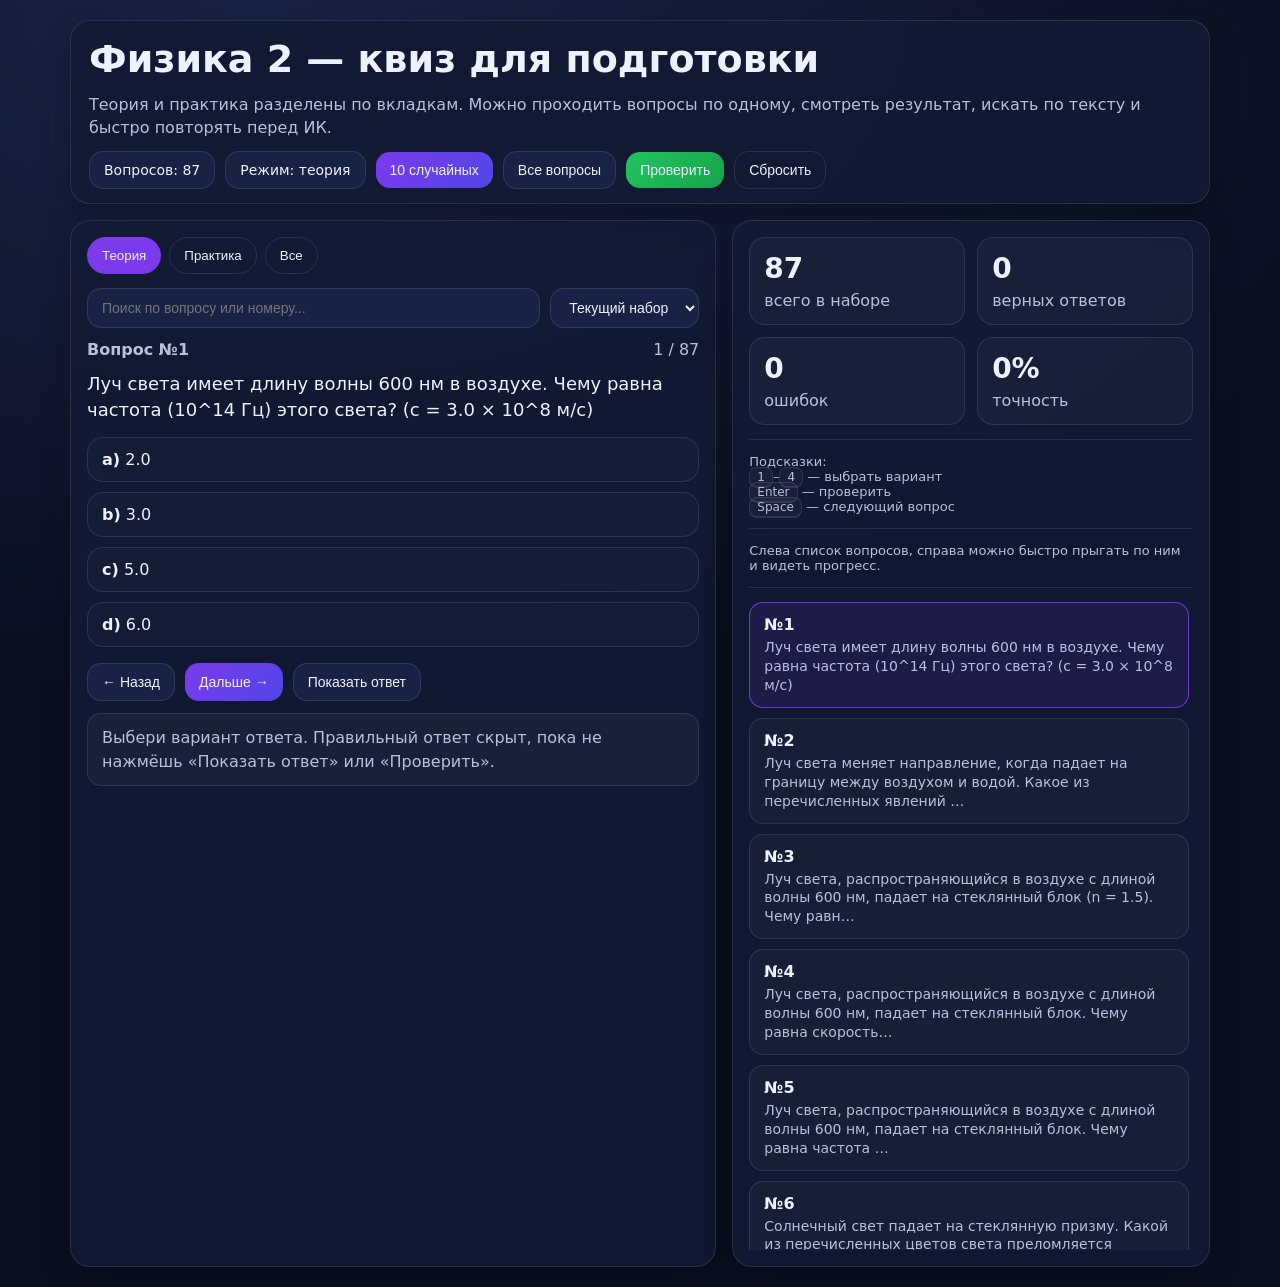
<file: f/index.html>
<!doctype html>
<html lang="ru">
<head>
<meta charset="utf-8" />
<meta name="viewport" content="width=device-width, initial-scale=1" />
<title>Физика 2 — квиз для подготовки</title>
<style>
  :root {
    --bg: #0b1020;
    --panel: #121a33;
    --panel2: #182244;
    --text: #eef2ff;
    --muted: #b7c0dd;
    --accent: #7c3aed;
    --accent2: #22c55e;
    --danger: #ef4444;
    --border: rgba(255,255,255,.10);
  }
  * { box-sizing: border-box; }
  body {
    margin: 0;
    font-family: Inter, system-ui, -apple-system, Segoe UI, Roboto, Arial, sans-serif;
    background: radial-gradient(1200px 700px at 20% 0%, #182244, var(--bg));
    color: var(--text);
  }
  .wrap {
    max-width: 1180px;
    margin: 0 auto;
    padding: 20px;
    display: grid;
    gap: 16px;
  }
  .hero, .card {
    background: rgba(18,26,51,.92);
    border: 1px solid var(--border);
    border-radius: 20px;
    box-shadow: 0 12px 30px rgba(0,0,0,.25);
  }
  .hero {
    padding: 18px 18px 14px;
    display: grid;
    gap: 12px;
  }
  h1 {
    margin: 0;
    font-size: clamp(24px, 4vw, 38px);
    line-height: 1.1;
  }
  .sub {
    color: var(--muted);
    margin: 0;
    line-height: 1.45;
  }
  .topbar {
    display: flex;
    flex-wrap: wrap;
    gap: 10px;
    align-items: center;
  }
  .pill, .btn, select, input {
    border-radius: 14px;
    border: 1px solid var(--border);
    background: var(--panel2);
    color: var(--text);
    padding: 10px 14px;
    font-size: 14px;
  }
  .pill {
    display: inline-flex;
    gap: 8px;
    align-items: center;
    white-space: nowrap;
  }
  .btn {
    cursor: pointer;
    transition: .2s ease;
    user-select: none;
  }
  .btn:hover { transform: translateY(-1px); border-color: rgba(255,255,255,.22); }
  .btn.primary { background: linear-gradient(135deg, var(--accent), #4f46e5); border: none; }
  .btn.good { background: linear-gradient(135deg, var(--accent2), #16a34a); border: none; }
  .btn.ghost { background: transparent; }
  .grid {
    display: grid;
    grid-template-columns: 1.15fr .85fr;
    gap: 16px;
  }
  @media (max-width: 980px) {
    .grid { grid-template-columns: 1fr; }
  }
  .card {
    padding: 16px;
  }
  .tabs {
    display: flex;
    gap: 8px;
    flex-wrap: wrap;
    margin-bottom: 14px;
  }
  .tab {
    padding: 10px 14px;
    border-radius: 999px;
    border: 1px solid var(--border);
    background: transparent;
    color: var(--text);
    cursor: pointer;
  }
  .tab.active {
    background: var(--accent);
    border-color: transparent;
  }
  .meta {
    display: flex;
    justify-content: space-between;
    gap: 12px;
    flex-wrap: wrap;
    color: var(--muted);
    margin-bottom: 12px;
  }
  .question {
    font-size: 18px;
    line-height: 1.45;
    margin: 10px 0 14px;
  }
  .options {
    display: grid;
    gap: 10px;
  }
  .opt {
    padding: 12px 14px;
    border-radius: 16px;
    border: 1px solid var(--border);
    background: rgba(255,255,255,.02);
    cursor: pointer;
    transition: .18s ease;
  }
  .opt:hover { background: rgba(255,255,255,.05); }
  .opt.selected { border-color: rgba(124,58,237,.9); background: rgba(124,58,237,.15); }
  .opt.correct { border-color: rgba(34,197,94,.9); background: rgba(34,197,94,.16); }
  .opt.wrong { border-color: rgba(239,68,68,.9); background: rgba(239,68,68,.16); }
  .controls {
    display: flex;
    flex-wrap: wrap;
    gap: 10px;
    margin-top: 16px;
  }
  .stats {
    display: grid;
    grid-template-columns: repeat(2, minmax(0,1fr));
    gap: 12px;
  }
  .stat {
    padding: 14px;
    border-radius: 16px;
    background: rgba(255,255,255,.03);
    border: 1px solid var(--border);
  }
  .stat .v { font-size: 28px; font-weight: 800; }
  .stat .k { color: var(--muted); margin-top: 6px; }
  .list {
    display: grid;
    gap: 10px;
    max-height: 72vh;
    overflow: auto;
    padding-right: 4px;
  }
  .mini {
    padding: 12px 14px;
    border-radius: 14px;
    border: 1px solid var(--border);
    background: rgba(255,255,255,.03);
    cursor: pointer;
  }
  .mini.active {
    border-color: rgba(124,58,237,.9);
    background: rgba(124,58,237,.12);
  }
  .mini .t {
    font-size: 14px;
    color: var(--muted);
    margin-top: 4px;
    line-height: 1.35;
  }
  .feedback {
    margin-top: 12px;
    padding: 12px 14px;
    border-radius: 14px;
    background: rgba(255,255,255,.04);
    border: 1px solid var(--border);
    color: var(--muted);
    line-height: 1.45;
    display: none;
  }
  .feedback.show { display: block; }
  .small { font-size: 13px; color: var(--muted); }
  .searchrow {
    display: flex;
    gap: 10px;
    flex-wrap: wrap;
    margin-bottom: 12px;
  }
  input[type="text"] {
    min-width: 220px;
    flex: 1;
  }
  .spacer {
    height: 1px;
    background: var(--border);
    margin: 14px 0;
  }
  .kbd {
    padding: 2px 7px;
    border: 1px solid var(--border);
    border-bottom-width: 2px;
    border-radius: 8px;
    background: rgba(255,255,255,.03);
    font-size: 12px;
    color: var(--muted);
  }
</style>
</head>
<body>
<div class="wrap">
  <section class="hero">
    <h1>Физика 2 — квиз для подготовки</h1>
    <p class="sub">Теория и практика разделены по вкладкам. Можно проходить вопросы по одному, смотреть результат, искать по тексту и быстро повторять перед ИК.</p>
    <div class="topbar">
      <span class="pill" id="countPill">Вопросов: 0</span>
      <span class="pill" id="modePill">Режим: теория</span>
      <button class="btn primary" id="random10">10 случайных</button>
      <button class="btn" id="allBtn">Все вопросы</button>
      <button class="btn good" id="checkBtn">Проверить</button>
      <button class="btn ghost" id="resetBtn">Сбросить</button>
    </div>
  </section>

  <div class="grid">
    <section class="card">
      <div class="tabs">
        <button class="tab active" data-mode="theory">Теория</button>
        <button class="tab" data-mode="practice">Практика</button>
        <button class="tab" data-mode="all">Все</button>
      </div>

      <div class="searchrow">
        <input type="text" id="search" placeholder="Поиск по вопросу или номеру..." />
        <select id="rangeSelect">
          <option value="current">Текущий набор</option>
          <option value="all">Все вопросы</option>
        </select>
      </div>

      <div id="quiz"></div>

      <div class="controls">
        <button class="btn" id="prevBtn">← Назад</button>
        <button class="btn primary" id="nextBtn">Дальше →</button>
        <button class="btn" id="showAnswerBtn">Показать ответ</button>
      </div>

      <div class="feedback" id="feedback"></div>
    </section>

    <aside class="card">
      <div class="stats">
        <div class="stat"><div class="v" id="statTotal">0</div><div class="k">всего в наборе</div></div>
        <div class="stat"><div class="v" id="statCorrect">0</div><div class="k">верных ответов</div></div>
        <div class="stat"><div class="v" id="statWrong">0</div><div class="k">ошибок</div></div>
        <div class="stat"><div class="v" id="statScore">0%</div><div class="k">точность</div></div>
      </div>
      <div class="spacer"></div>
      <div class="small">
        Подсказки:<br>
        <span class="kbd">1</span>–<span class="kbd">4</span> — выбрать вариант<br>
        <span class="kbd">Enter</span> — проверить<br>
        <span class="kbd">Space</span> — следующий вопрос
      </div>
      <div class="spacer"></div>
      <div class="small">Слева список вопросов, справа можно быстро прыгать по ним и видеть прогресс.</div>
      <div class="spacer"></div>
      <div id="miniList" class="list"></div>
    </aside>
  </div>
</div>

<script>
const QUESTIONS = [{"num": 1, "text": "Луч света имеет длину волны 600 нм в воздухе. Чему равна частота (10^14 Гц) этого света? (c = 3.0 × 10^8 м/с)", "options": [{"label": "a", "text": "2.0", "correct": false}, {"label": "b", "text": "3.0", "correct": false}, {"label": "c", "text": "5.0", "correct": true}, {"label": "d", "text": "6.0", "correct": false}]}, {"num": 2, "text": "Луч света меняет направление, когда падает на границу между воздухом и водой. Какое из перечисленных явлений отвечает за это?", "options": [{"label": "a", "text": "Отражение", "correct": false}, {"label": "b", "text": "Преломление", "correct": true}, {"label": "c", "text": "Дифракция", "correct": false}, {"label": "d", "text": "Интерференция", "correct": false}]}, {"num": 3, "text": "Луч света, распространяющийся в воздухе с длиной волны 600 нм, падает на стеклянный блок (n = 1.5). Чему равна длина волны света в стекле?", "options": [{"label": "a", "text": "600 нм", "correct": false}, {"label": "b", "text": "400 нм", "correct": true}, {"label": "c", "text": "900 нм", "correct": false}, {"label": "d", "text": "300 нм", "correct": false}]}, {"num": 4, "text": "Луч света, распространяющийся в воздухе с длиной волны 600 нм, падает на стеклянный блок. Чему равна скорость (10^8 м/с) луча света в стекле? (c = 3.0 × 10^8 м/с, n = 1.5)", "options": [{"label": "a", "text": "3.0", "correct": false}, {"label": "b", "text": "2.5", "correct": false}, {"label": "c", "text": "1.5", "correct": false}, {"label": "d", "text": "2.0", "correct": true}]}, {"num": 5, "text": "Луч света, распространяющийся в воздухе с длиной волны 600 нм, падает на стеклянный блок. Чему равна частота (10^14 Гц) луча света в стекле? (c = 3.0 × 10^8 м/с, n = 1.5)", "options": [{"label": "a", "text": "2.0", "correct": false}, {"label": "b", "text": "3.3", "correct": false}, {"label": "c", "text": "5.0", "correct": true}, {"label": "d", "text": "7.5", "correct": false}]}, {"num": 6, "text": "Солнечный свет падает на стеклянную призму. Какой из перечисленных цветов света преломляется меньше всего?", "options": [{"label": "a", "text": "Красный", "correct": true}, {"label": "b", "text": "Зелёный", "correct": false}, {"label": "c", "text": "Синий", "correct": false}, {"label": "d", "text": "Фиолетовый", "correct": false}]}, {"num": 7, "text": "Когда белый свет входит в стеклянную призму, он разлагается, образуя радугу. Почему одни цвета света преломляются сильнее других, создавая эту картину?", "options": [{"label": "a", "text": "Разные цвета имеют одинаковую скорость в стекле", "correct": false}, {"label": "b", "text": "Показатель преломления стекла зависит от длины волны, поэтому разные цвета распространяются в стекле с разной скоростью", "correct": true}, {"label": "c", "text": "Все цвета имеют одинаковую длину волны", "correct": false}, {"label": "d", "text": "Призма поглощает определённые цвета", "correct": false}]}, {"num": 8, "text": "Что происходит со световой волной, когда она входит в более плотную среду?", "options": [{"label": "a", "text": "Её частота увеличивается", "correct": false}, {"label": "b", "text": "Её частота уменьшается", "correct": false}, {"label": "c", "text": "Её длина волны и скорость уменьшаются, а частота остаётся неизменной", "correct": true}, {"label": "d", "text": "Её длина волны увеличивается", "correct": false}]}, {"num": 9, "text": "Луч света расширяется при прохождении через узкую щель. Какое из перечисленных явлений объясняет это?", "options": [{"label": "a", "text": "Отражение", "correct": false}, {"label": "b", "text": "Преломление", "correct": false}, {"label": "c", "text": "Дифракция", "correct": true}, {"label": "d", "text": "Поляризация", "correct": false}]}, {"num": 10, "text": "В опыте Юнга с двумя щелями наблюдался ряд светлых и тёмных полос. Какой из перечисленных принципов отвечает за это явление?", "options": [{"label": "a", "text": "Отражение", "correct": false}, {"label": "b", "text": "Интерференция", "correct": true}, {"label": "c", "text": "Преломление", "correct": false}, {"label": "d", "text": "Полное внутреннее отражение", "correct": false}]}, {"num": 11, "text": "Синий луч света падает на две узкие щели, образуя интерференционную картину на экране. Если вместо синего использовать жёлтый свет в том же опыте, как изменится интерференционная картина?", "options": [{"label": "a", "text": "Полосы сблизятся", "correct": false}, {"label": "b", "text": "Полосы раздвинутся (расстояние увеличится)", "correct": true}, {"label": "c", "text": "Полосы исчезнут", "correct": false}, {"label": "d", "text": "Изменений не произойдёт", "correct": false}]}, {"num": 12, "text": "Как изменяется интерференционная картина, создаваемая установкой с двумя щелями в воздухе, когда её погружают в воду?", "options": [{"label": "a", "text": "Расстояние между полосами увеличивается", "correct": false}, {"label": "b", "text": "Расстояние между полосами уменьшается", "correct": true}, {"label": "c", "text": "Картина исчезает", "correct": false}, {"label": "d", "text": "Изменений не происходит", "correct": false}]}, {"num": 13, "text": "Две когерентные световые волны, каждая с длиной волны λ, пересекаются на экране и интерферируют конструктивно. Дополнительный путь, пройденный одной из волн, может быть равен какой из этих величин?", "options": [{"label": "a", "text": "λ/2", "correct": false}, {"label": "b", "text": "λ/4", "correct": false}, {"label": "c", "text": "2λ", "correct": true}, {"label": "d", "text": "3λ/2", "correct": false}]}, {"num": 14, "text": "Когда расстояние между щелями в установке с двумя щелями увеличивают, что происходит с интерференционной картиной?", "options": [{"label": "a", "text": "Полосы сближаются", "correct": true}, {"label": "b", "text": "Полосы раздвигаются", "correct": false}, {"label": "c", "text": "Картина исчезает", "correct": false}, {"label": "d", "text": "Изменений не происходит", "correct": false}]}, {"num": 15, "text": "Когда расстояние между щелями в опыте с двумя щелями уменьшают вдвое, расстояние между двумя соседними максимумами _____.", "options": [{"label": "a", "text": "уменьшается вдвое", "correct": false}, {"label": "b", "text": "увеличивается вдвое", "correct": true}, {"label": "c", "text": "не изменяется", "correct": false}, {"label": "d", "text": "уменьшается в четыре раза", "correct": false}]}, {"num": 16, "text": "Свет, падающий на тонкую плёнку, частично отражается от плёнки и частично проходит сквозь неё. Какова разность фаз между отражённой и прошедшей волнами?", "options": [{"label": "a", "text": "180° (π) для отражённой волны на границе с более высоким показателем преломления", "correct": true}, {"label": "b", "text": "0°", "correct": false}, {"label": "c", "text": "90°", "correct": false}, {"label": "d", "text": "270°", "correct": false}]}, {"num": 17, "text": "Когда лазерный луч проходит через круглое отверстие, наблюдается набор светлых и тёмных концентрических колец. Когда диаметр отверстия увеличивают, что происходит с интерференционной картиной?", "options": [{"label": "a", "text": "Кольца сближаются (картина сжимается)", "correct": true}, {"label": "b", "text": "Кольца раздвигаются", "correct": false}, {"label": "c", "text": "Картина исчезает", "correct": false}, {"label": "d", "text": "Изменений не происходит", "correct": false}]}, {"num": 18, "text": "Луч света, распространяющийся в воде, входит в воздух. Какова разность фаз между падающей и прошедшей волнами?", "options": [{"label": "a", "text": "0° (нет изменения фазы при прохождении)", "correct": true}, {"label": "b", "text": "90°", "correct": false}, {"label": "c", "text": "180°", "correct": false}, {"label": "d", "text": "270°", "correct": false}]}, {"num": 19, "text": "Пучок когерентного света с длиной волны 600 нм падает на дифракционную решётку с расстоянием между щелями 1.8 мкм. Какое максимальное число спектральных порядков можно наблюдать на экране?", "options": [{"label": "a", "text": "2", "correct": false}, {"label": "b", "text": "3", "correct": true}, {"label": "c", "text": "4", "correct": false}, {"label": "d", "text": "6", "correct": false}]}, {"num": 20, "text": "Какое из перечисленных явлений подтверждает волновую теорию света?", "options": [{"label": "a", "text": "Фотоэлектрический эффект", "correct": false}, {"label": "b", "text": "Интерференция", "correct": true}, {"label": "c", "text": "Эффект Комптона", "correct": false}, {"label": "d", "text": "Излучение абсолютно чёрного тела", "correct": false}]}, {"num": 21, "text": "Две когерентные световые волны с длиной волны 400 нм пересекаются на экране и интерферируют деструктивно. Разность пройденных волнами путей может быть равна какой из перечисленных величин?", "options": [{"label": "a", "text": "400 нм", "correct": false}, {"label": "b", "text": "800 нм", "correct": false}, {"label": "c", "text": "600 нм", "correct": true}, {"label": "d", "text": "1200 нм", "correct": false}]}, {"num": 22, "text": "Студент поставил два опыта с двумя щелями: один с красным светом, другой с зелёным. Студент хочет сделать так, чтобы расстояние между максимумами было одинаковым для красного и зелёного света. Какое из перечисленных изменений может это обеспечить?", "options": [{"label": "a", "text": "Уменьшить расстояние между щелями для красного света (или увеличить для зелёного)", "correct": true}, {"label": "b", "text": "Использовать одинаковое расстояние между щелями для обоих", "correct": false}, {"label": "c", "text": "Увеличить расстояние между щелями для красного света", "correct": false}, {"label": "d", "text": "Придвинуть экран для зелёного света ближе", "correct": false}]}, {"num": 23, "text": "Какое из перечисленных упорядочений электромагнитного излучения по возрастанию частоты верно?", "options": [{"label": "a", "text": "Гамма, рентген, УФ, видимый, ИК, микроволны, радио", "correct": false}, {"label": "b", "text": "Радио, микроволны, ИК, видимый, УФ, рентген, гамма", "correct": true}, {"label": "c", "text": "Видимый, ИК, микроволны, радио, УФ, рентген, гамма", "correct": false}, {"label": "d", "text": "Радио, ИК, микроволны, видимый, УФ, гамма, рентген", "correct": false}]}, {"num": 24, "text": "Какие из перечисленных электромагнитных волн могут дифрагировать на здании?", "options": [{"label": "a", "text": "Радиоволны", "correct": true}, {"label": "b", "text": "Видимый свет", "correct": false}, {"label": "c", "text": "Рентгеновские лучи", "correct": false}, {"label": "d", "text": "Гамма-лучи", "correct": false}]}, {"num": 25, "text": "Неполяризованный свет проходит через два поляроида, ориентированных так, что их оси поляризации повёрнуты на 60° друг относительно друга. Если интенсивность падающего света равна I0, какова интенсивность прошедшего света?", "options": [{"label": "a", "text": "I0/2", "correct": false}, {"label": "b", "text": "I0/4", "correct": false}, {"label": "c", "text": "I0/8", "correct": true}, {"label": "d", "text": "3I0/8", "correct": false}]}, {"num": 26, "text": "Какое из перечисленных явлений может разложить белый свет на составляющие его цвета?", "options": [{"label": "a", "text": "Отражение", "correct": false}, {"label": "b", "text": "Дисперсия", "correct": true}, {"label": "c", "text": "Поляризация", "correct": false}, {"label": "d", "text": "Полное внутреннее отражение", "correct": false}]}, {"num": 27, "text": "Два источника излучения направлены на два датчика в вакууме, каждый на расстоянии 5 м. Один испускает рентгеновские лучи, другой — инфракрасное излучение. Их включают одновременно. Какой сценарий объясняет, когда датчики получат свой сигнал?", "options": [{"label": "a", "text": "Оба сигнала приходят одновременно, так как все ЭМ-волны распространяются в вакууме со скоростью света", "correct": true}, {"label": "b", "text": "Рентгеновский луч приходит первым", "correct": false}, {"label": "c", "text": "Инфракрасный приходит первым", "correct": false}, {"label": "d", "text": "Ни один сигнал не приходит", "correct": false}]}, {"num": 28, "text": "Электроны разгоняются до максимальной скорости v в рентгеновской трубке приложенным напряжением V0. Какова максимальная скорость, если напряжение увеличить в четыре раза?", "options": [{"label": "a", "text": "v", "correct": false}, {"label": "b", "text": "2v", "correct": true}, {"label": "c", "text": "4v", "correct": false}, {"label": "d", "text": "v/2", "correct": false}]}, {"num": 29, "text": "Какой из перечисленных цветов указывает на объект с наименьшей температурой?", "options": [{"label": "a", "text": "Красный", "correct": true}, {"label": "b", "text": "Жёлтый", "correct": false}, {"label": "c", "text": "Белый", "correct": false}, {"label": "d", "text": "Синий", "correct": false}]}, {"num": 30, "text": "Какое свойство имеет абсолютно чёрное тело (излучатель)?", "options": [{"label": "a", "text": "Оно идеально поглощает и испускает все длины волн излучения", "correct": true}, {"label": "b", "text": "Оно только отражает свет", "correct": false}, {"label": "c", "text": "Оно испускает только одну длину волны", "correct": false}, {"label": "d", "text": "Оно не испускает излучения", "correct": false}]}, {"num": 31, "text": "Какой из перечисленных фотонов обладает наибольшей энергией?", "options": [{"label": "a", "text": "Радио", "correct": false}, {"label": "b", "text": "Инфракрасный", "correct": false}, {"label": "c", "text": "Видимый", "correct": false}, {"label": "d", "text": "Ультрафиолетовый", "correct": true}]}, {"num": 32, "text": "Какое расхождение между экспериментом и теорией помогло Максу Планку прийти к квантовой теории?", "options": [{"label": "a", "text": "Ультрафиолетовая катастрофа в излучении абсолютно чёрного тела", "correct": true}, {"label": "b", "text": "Фотоэлектрический эффект", "correct": false}, {"label": "c", "text": "Эффект Комптона", "correct": false}, {"label": "d", "text": "Опыт с двумя щелями", "correct": false}]}, {"num": 33, "text": "Энергия фотона зависит от _____.", "options": [{"label": "a", "text": "его частоты", "correct": true}, {"label": "b", "text": "его амплитуды", "correct": false}, {"label": "c", "text": "его интенсивности", "correct": false}, {"label": "d", "text": "среды, в которой он распространяется", "correct": false}]}, {"num": 34, "text": "Как изменится энергия фотона, если длину волны удвоить?", "options": [{"label": "a", "text": "Она уменьшится вдвое", "correct": true}, {"label": "b", "text": "Она удвоится", "correct": false}, {"label": "c", "text": "Она увеличится в четыре раза", "correct": false}, {"label": "d", "text": "Она останется неизменной", "correct": false}]}, {"num": 35, "text": "Фотоэлектрический эффект объясняет _____.", "options": [{"label": "a", "text": "корпускулярную природу света", "correct": true}, {"label": "b", "text": "волновую природу света", "correct": false}, {"label": "c", "text": "интерференцию света", "correct": false}, {"label": "d", "text": "дифракцию света", "correct": false}]}, {"num": 36, "text": "Кинетическая энергия фотоэлектронов зависит от _____.", "options": [{"label": "a", "text": "частоты падающего света", "correct": true}, {"label": "b", "text": "интенсивности падающего света", "correct": false}, {"label": "c", "text": "числа фотонов", "correct": false}, {"label": "d", "text": "площади металла", "correct": false}]}, {"num": 37, "text": "Запирающий потенциал фотоэлектронов зависит от чего из перечисленного?", "options": [{"label": "a", "text": "От частоты падающего света", "correct": true}, {"label": "b", "text": "От интенсивности падающего света", "correct": false}, {"label": "c", "text": "От числа падающих фотонов", "correct": false}, {"label": "d", "text": "От размера электрода", "correct": false}]}, {"num": 38, "text": "Какая из перечисленных формул выражает фотоэлектрический эффект?", "options": [{"label": "a", "text": "hf = W₀ + KEmax", "correct": true}, {"label": "b", "text": "E = mc²", "correct": false}, {"label": "c", "text": "F = ma", "correct": false}, {"label": "d", "text": "p = mv", "correct": false}]}, {"num": 39, "text": "Какая из перечисленных формул является формулой импульса фотона?", "options": [{"label": "a", "text": "p = h/λ", "correct": true}, {"label": "b", "text": "p = mv", "correct": false}, {"label": "c", "text": "p = hf", "correct": false}, {"label": "d", "text": "p = E/c²", "correct": false}]}, {"num": 40, "text": "Как изменится импульс фотона, если длину волны уменьшить вдвое? Он _____.", "options": [{"label": "a", "text": "удваивается", "correct": true}, {"label": "b", "text": "уменьшается вдвое", "correct": false}, {"label": "c", "text": "увеличивается в четыре раза", "correct": false}, {"label": "d", "text": "остаётся неизменным", "correct": false}]}, {"num": 41, "text": "Какое из перечисленных явлений даёт лучшее доказательство того, что свет может обладать корпускулярными свойствами?", "options": [{"label": "a", "text": "Фотоэлектрический эффект", "correct": true}, {"label": "b", "text": "Интерференция", "correct": false}, {"label": "c", "text": "Дифракция", "correct": false}, {"label": "d", "text": "Поляризация", "correct": false}]}, {"num": 42, "text": "Какое из перечисленных явлений даёт лучшее доказательство того, что частицы могут обладать волновыми свойствами?", "options": [{"label": "a", "text": "Дифракция электронов", "correct": true}, {"label": "b", "text": "Фотоэлектрический эффект", "correct": false}, {"label": "c", "text": "Излучение абсолютно чёрного тела", "correct": false}, {"label": "d", "text": "Эффект Комптона", "correct": false}]}, {"num": 43, "text": "В модели Бора, когда электрон переходит с орбиты n = 1 (радиус r1) на орбиту n = 3, чему равен его новый радиус орбиты по отношению к r1?", "options": [{"label": "a", "text": "3", "correct": false}, {"label": "b", "text": "6", "correct": false}, {"label": "c", "text": "9", "correct": true}, {"label": "d", "text": "27", "correct": false}]}, {"num": 44, "text": "В модели Бора, когда электрон переходит с орбиты n = 1 (энергия E1) на орбиту n = 4, чему равна его новая энергия по отношению к E1?", "options": [{"label": "a", "text": "1/4", "correct": false}, {"label": "b", "text": "1/16", "correct": true}, {"label": "c", "text": "1/8", "correct": false}, {"label": "d", "text": "1/32", "correct": false}]}, {"num": 45, "text": "Согласно теории электромагнетизма Максвелла, электрон, вращающийся вокруг ядра, должен _____.", "options": [{"label": "a", "text": "излучать энергию и по спирали падать на ядро", "correct": true}, {"label": "b", "text": "оставаться на стабильной орбите вечно", "correct": false}, {"label": "c", "text": "непрерывно набирать энергию", "correct": false}, {"label": "d", "text": "остановиться", "correct": false}]}, {"num": 46, "text": "Какую из перечисленных формул можно использовать для определения длины волны де Бройля?", "options": [{"label": "a", "text": "λ = h/p", "correct": true}, {"label": "b", "text": "λ = hf", "correct": false}, {"label": "c", "text": "λ = c/f", "correct": false}, {"label": "d", "text": "λ = p/h", "correct": false}]}, {"num": 47, "text": "Если все перечисленные объекты движутся с одинаковой скоростью, у какого из них будет наибольшая длина волны де Бройля?", "options": [{"label": "a", "text": "У объекта с наименьшей массой", "correct": true}, {"label": "b", "text": "У объекта с наибольшей массой", "correct": false}, {"label": "c", "text": "У объекта с наибольшим зарядом", "correct": false}, {"label": "d", "text": "У всех одинаковая длина волны", "correct": false}]}, {"num": 48, "text": "Электрон, разогнанный из состояния покоя разностью потенциалов 600 В, имеет длину волны де Бройля λ. Какой была бы длина волны, если бы разность потенциалов составляла 150 В?", "options": [{"label": "a", "text": "λ/2", "correct": false}, {"label": "b", "text": "2λ", "correct": true}, {"label": "c", "text": "4λ", "correct": false}, {"label": "d", "text": "λ/4", "correct": false}]}, {"num": 49, "text": "Утверждение «Чтобы понять данный эксперимент, мы должны использовать либо волновую, либо корпускулярную теорию, но не обе одновременно» называется?", "options": [{"label": "a", "text": "дополнительность (принцип дополнительности)", "correct": true}, {"label": "b", "text": "суперпозиция", "correct": false}, {"label": "c", "text": "неопределённость", "correct": false}, {"label": "d", "text": "запутанность", "correct": false}]}, {"num": 50, "text": "Неизвестный химический элемент задаётся формулой с индексами Z и A. Как называется индекс Z?", "options": [{"label": "a", "text": "Атомный номер", "correct": true}, {"label": "b", "text": "Массовое число", "correct": false}, {"label": "c", "text": "Число нейтронов", "correct": false}, {"label": "d", "text": "Номер изотопа", "correct": false}]}, {"num": 51, "text": "Неизвестный химический элемент задаётся формулой с индексами Z и A. Как называется индекс A?", "options": [{"label": "a", "text": "Массовое число", "correct": true}, {"label": "b", "text": "Атомный номер", "correct": false}, {"label": "c", "text": "Число протонов", "correct": false}, {"label": "d", "text": "Число электронов", "correct": false}]}, {"num": 52, "text": "Атомный номер эквивалентен чему из перечисленного?", "options": [{"label": "a", "text": "Числу протонов", "correct": true}, {"label": "b", "text": "Числу нейтронов", "correct": false}, {"label": "c", "text": "Числу нуклонов", "correct": false}, {"label": "d", "text": "Числу протонов плюс нейтронов", "correct": false}]}, {"num": 53, "text": "Массовое число атома эквивалентно чему из перечисленного?", "options": [{"label": "a", "text": "Числу протонов плюс нейтронов", "correct": true}, {"label": "b", "text": "Только числу протонов", "correct": false}, {"label": "c", "text": "Только числу нейтронов", "correct": false}, {"label": "d", "text": "Числу электронов", "correct": false}]}, {"num": 54, "text": "Какая из перечисленных частиц имеет наименьшую массу?", "options": [{"label": "a", "text": "Электрон", "correct": true}, {"label": "b", "text": "Протон", "correct": false}, {"label": "c", "text": "Нейтрон", "correct": false}, {"label": "d", "text": "Альфа-частица", "correct": false}]}, {"num": 55, "text": "Какое из перечисленных утверждений о массе атома верно?", "options": [{"label": "a", "text": "Почти вся масса сосредоточена в ядре", "correct": true}, {"label": "b", "text": "Масса распределена равномерно", "correct": false}, {"label": "c", "text": "Большая часть массы находится в электронах", "correct": false}, {"label": "d", "text": "Масса находится в электронном облаке", "correct": false}]}, {"num": 56, "text": "Какая из перечисленных формул верна для числа нейтронов в ядре?", "options": [{"label": "a", "text": "N = A − Z", "correct": true}, {"label": "b", "text": "N = A + Z", "correct": false}, {"label": "c", "text": "N = Z − A", "correct": false}, {"label": "d", "text": "N = A × Z", "correct": false}]}, {"num": 57, "text": "Сколько электронов в нейтральном атоме?", "options": [{"label": "a", "text": "Равно атомному номеру Z", "correct": true}, {"label": "b", "text": "Равно массовому числу A", "correct": false}, {"label": "c", "text": "Равно A − Z", "correct": false}, {"label": "d", "text": "Равно A + Z", "correct": false}]}, {"num": 58, "text": "Сколько нуклонов в атоме?", "options": [{"label": "a", "text": "Равно массовому числу A", "correct": true}, {"label": "b", "text": "Равно атомному номеру Z", "correct": false}, {"label": "c", "text": "Равно A − Z", "correct": false}, {"label": "d", "text": "Равно числу электронов", "correct": false}]}, {"num": 59, "text": "Сколько нейтронов в атоме?", "options": [{"label": "a", "text": "A − Z", "correct": true}, {"label": "b", "text": "A + Z", "correct": false}, {"label": "c", "text": "Z", "correct": false}, {"label": "d", "text": "A", "correct": false}]}, {"num": 60, "text": "Сколько протонов в атоме?", "options": [{"label": "a", "text": "Равно атомному номеру Z", "correct": true}, {"label": "b", "text": "Равно массовому числу A", "correct": false}, {"label": "c", "text": "Равно A − Z", "correct": false}, {"label": "d", "text": "Равно A + Z", "correct": false}]}, {"num": 61, "text": "Сколько протонов в атоме (определяемом его атомным номером)?", "options": [{"label": "a", "text": "Равно Z", "correct": true}, {"label": "b", "text": "Равно A", "correct": false}, {"label": "c", "text": "Равно N", "correct": false}, {"label": "d", "text": "Равно A + Z", "correct": false}]}, {"num": 62, "text": "Сколько протонов в атоме (определяемом его атомным номером)?", "options": [{"label": "a", "text": "Равно Z", "correct": true}, {"label": "b", "text": "Равно массовому числу", "correct": false}, {"label": "c", "text": "Равно числу нейтронов", "correct": false}, {"label": "d", "text": "Ноль", "correct": false}]}, {"num": 63, "text": "Какой закон Эрнест Резерфорд использовал для оценки размера ядра?", "options": [{"label": "a", "text": "Закон Кулона (электростатическое рассеяние альфа-частиц)", "correct": true}, {"label": "b", "text": "Закон всемирного тяготения Ньютона", "correct": false}, {"label": "c", "text": "Закон Ома", "correct": false}, {"label": "d", "text": "Закон Фарадея", "correct": false}]}, {"num": 64, "text": "Почему ядерные энергетические уровни сложнее электронных энергетических уровней?", "options": [{"label": "a", "text": "Ядерная (сильная) сила сложнее и затрагивает как протоны, так и нейтроны", "correct": true}, {"label": "b", "text": "В ядре меньше частиц", "correct": false}, {"label": "c", "text": "Электроны тяжелее", "correct": false}, {"label": "d", "text": "Ядерные силы проще", "correct": false}]}, {"num": 65, "text": "Какое из перечисленных утверждений о ядерной силе верно?", "options": [{"label": "a", "text": "Она короткодействующая и сильнее электростатической силы на ядерных расстояниях", "correct": true}, {"label": "b", "text": "Она дальнодействующая", "correct": false}, {"label": "c", "text": "Она слабее гравитации", "correct": false}, {"label": "d", "text": "Она действует только на электроны", "correct": false}]}, {"num": 66, "text": "Какая сила отвечает за радиоактивный распад ядра?", "options": [{"label": "a", "text": "Слабое ядерное взаимодействие", "correct": true}, {"label": "b", "text": "Сильное ядерное взаимодействие", "correct": false}, {"label": "c", "text": "Электромагнитное взаимодействие", "correct": false}, {"label": "d", "text": "Гравитация", "correct": false}]}, {"num": 67, "text": "Изотопы элемента имеют _____.", "options": [{"label": "a", "text": "одинаковое число протонов, но разное число нейтронов", "correct": true}, {"label": "b", "text": "одинаковое число нейтронов, но разное число протонов", "correct": false}, {"label": "c", "text": "одинаковое массовое число", "correct": false}, {"label": "d", "text": "разные атомные номера", "correct": false}]}, {"num": 68, "text": "Какие две силы наблюдаются только в ядре? Выберите два ответа.", "options": [{"label": "a", "text": "Сильное ядерное взаимодействие", "correct": true}, {"label": "b", "text": "Слабое ядерное взаимодействие", "correct": true}, {"label": "c", "text": "Электромагнитное взаимодействие", "correct": false}, {"label": "d", "text": "Гравитация", "correct": false}]}, {"num": 69, "text": "В контексте ядерной физики энергия связи — это _____.", "options": [{"label": "a", "text": "энергия, необходимая для разделения ядра на отдельные нуклоны", "correct": true}, {"label": "b", "text": "энергия, выделяющаяся при удалении электрона", "correct": false}, {"label": "c", "text": "кинетическая энергия ядра", "correct": false}, {"label": "d", "text": "энергия фотона", "correct": false}]}, {"num": 70, "text": "Если mH — масса атома водорода, mn — масса нейтрона, а M — атомная масса, какая формула выражает дефект массы (массы в а.е.м.)?", "options": [{"label": "a", "text": "Δm = Z·mH + (A−Z)·mn − M", "correct": true}, {"label": "b", "text": "Δm = M − Z·mH − (A−Z)·mn", "correct": false}, {"label": "c", "text": "Δm = Z·mn + (A−Z)·mH − M", "correct": false}, {"label": "d", "text": "Δm = M + Z·mH + (A−Z)·mn", "correct": false}]}, {"num": 71, "text": "Когда нуклоны образуют стабильное ядро, энергия связи _____.", "options": [{"label": "a", "text": "выделяется", "correct": true}, {"label": "b", "text": "поглощается", "correct": false}, {"label": "c", "text": "не изменяется", "correct": false}, {"label": "d", "text": "создаётся из ничего", "correct": false}]}, {"num": 72, "text": "Когда ядро разделяют на составляющие, энергия _____.", "options": [{"label": "a", "text": "поглощается (требуется)", "correct": true}, {"label": "b", "text": "выделяется", "correct": false}, {"label": "c", "text": "не изменяется", "correct": false}, {"label": "d", "text": "уничтожается", "correct": false}]}, {"num": 73, "text": "Изотоп с высокой энергией связи на нуклон _____.", "options": [{"label": "a", "text": "очень стабилен", "correct": true}, {"label": "b", "text": "очень нестабилен", "correct": false}, {"label": "c", "text": "быстро распадается", "correct": false}, {"label": "d", "text": "не имеет нуклонов", "correct": false}]}, {"num": 74, "text": "Почему у более тяжёлых ядер отношение числа нейтронов к числу протонов больше, чем у более лёгких ядер?", "options": [{"label": "a", "text": "Дополнительные нейтроны добавляют притяжение сильного взаимодействия, не добавляя электростатического отталкивания, помогая противостоять отталкиванию протонов", "correct": true}, {"label": "b", "text": "Нейтроны отталкивают друг друга", "correct": false}, {"label": "c", "text": "Протоны притягиваются друг к другу электростатически", "correct": false}, {"label": "d", "text": "Нейтроны имеют заряд", "correct": false}]}, {"num": 75, "text": "Что из перечисленного является альфа-частицей?", "options": [{"label": "a", "text": "Ядро гелия (2 протона, 2 нейтрона)", "correct": true}, {"label": "b", "text": "Электрон", "correct": false}, {"label": "c", "text": "Фотон", "correct": false}, {"label": "d", "text": "Протон", "correct": false}]}, {"num": 76, "text": "Что из перечисленного является бета-частицей?", "options": [{"label": "a", "text": "Электрон (или позитрон)", "correct": true}, {"label": "b", "text": "Ядро гелия", "correct": false}, {"label": "c", "text": "Фотон", "correct": false}, {"label": "d", "text": "Нейтрон", "correct": false}]}, {"num": 77, "text": "Что из перечисленного является гамма-частицей?", "options": [{"label": "a", "text": "Высокоэнергетический фотон", "correct": true}, {"label": "b", "text": "Электрон", "correct": false}, {"label": "c", "text": "Ядро гелия", "correct": false}, {"label": "d", "text": "Протон", "correct": false}]}, {"num": 78, "text": "Что из перечисленного верно для гамма-луча?", "options": [{"label": "a", "text": "Это высокоэнергетический электромагнитный фотон без заряда и без массы", "correct": true}, {"label": "b", "text": "У него положительный заряд", "correct": false}, {"label": "c", "text": "Это ядро гелия", "correct": false}, {"label": "d", "text": "Это электрон", "correct": false}]}, {"num": 79, "text": "Какой тип излучения задерживается листом бумаги?", "options": [{"label": "a", "text": "Альфа", "correct": true}, {"label": "b", "text": "Бета", "correct": false}, {"label": "c", "text": "Гамма", "correct": false}, {"label": "d", "text": "Рентгеновское", "correct": false}]}, {"num": 80, "text": "Какие два из перечисленных процессов изменяют атомный номер ядра?", "options": [{"label": "a", "text": "Альфа-распад", "correct": true}, {"label": "b", "text": "Бета-распад", "correct": true}, {"label": "c", "text": "Гамма-излучение", "correct": false}, {"label": "d", "text": "Испускание нейтрона", "correct": false}]}, {"num": 81, "text": "Какой элемент пропущен в уравнении распада (альфа-распад, A уменьшается на 4, Z на 2)?", "options": [{"label": "a", "text": "Дочернее ядро с Z−2 и A−4", "correct": true}, {"label": "b", "text": "Ядро с Z+2, A+4", "correct": false}, {"label": "c", "text": "Неизменное ядро", "correct": false}, {"label": "d", "text": "Только фотон", "correct": false}]}, {"num": 82, "text": "Какой элемент пропущен в уравнении распада (бета-распад, Z увеличивается на 1)?", "options": [{"label": "a", "text": "Дочернее ядро с Z+1 и тем же A", "correct": true}, {"label": "b", "text": "Ядро с Z−1", "correct": false}, {"label": "c", "text": "Неизменное ядро", "correct": false}, {"label": "d", "text": "Альфа-частица", "correct": false}]}, {"num": 83, "text": "Образец радиоактивного элемента массой 100 г имеет период полураспада 5 дней. Сколько граммов останется через 15 дней?", "options": [{"label": "a", "text": "50 г", "correct": false}, {"label": "b", "text": "25 г", "correct": false}, {"label": "c", "text": "12.5 г", "correct": true}, {"label": "d", "text": "6.25 г", "correct": false}]}, {"num": 84, "text": "Реакция, при которой выделяется больше энергии, чем затрачивается, называется _____.", "options": [{"label": "a", "text": "экзотермической (экзоэнергетической)", "correct": true}, {"label": "b", "text": "эндотермической", "correct": false}, {"label": "c", "text": "изотермической", "correct": false}, {"label": "d", "text": "адиабатической", "correct": false}]}, {"num": 85, "text": "Реакция (тяжёлое ядро расщепляется + выделяются 3 нейтрона) называется _____.", "options": [{"label": "a", "text": "ядерным делением", "correct": true}, {"label": "b", "text": "ядерным синтезом", "correct": false}, {"label": "c", "text": "альфа-распадом", "correct": false}, {"label": "d", "text": "бета-распадом", "correct": false}]}, {"num": 86, "text": "Реакция (лёгкие ядра объединяются в более тяжёлое) называется _____.", "options": [{"label": "a", "text": "ядерным синтезом", "correct": true}, {"label": "b", "text": "ядерным делением", "correct": false}, {"label": "c", "text": "бета-распадом", "correct": false}, {"label": "d", "text": "гамма-излучением", "correct": false}]}, {"num": 87, "text": "Какие две из перечисленных величин сохраняются в ядерной реакции?", "options": [{"label": "a", "text": "Заряд (атомный номер)", "correct": true}, {"label": "b", "text": "Массовое число (число нуклонов)", "correct": true}, {"label": "c", "text": "Только число нейтронов", "correct": false}, {"label": "d", "text": "Только число электронов", "correct": false}]}, {"num": 88, "text": "Расстояние между двумя щелями в опыте Юнга равно 1 мм. Расстояние до экрана 3 м. Расстояние между максимумами 1.5 мм. Определите длину волны (мкм) света.", "options": [{"label": "a", "text": "0.5", "correct": true}, {"label": "b", "text": "0.6", "correct": false}, {"label": "c", "text": "0.45", "correct": false}, {"label": "d", "text": "0.75", "correct": false}]}, {"num": 89, "text": "Если постоянная решётки d = 2 мкм, определите наивысший порядок спектра для жёлтой линии натрия (λ = 529 нм)?", "options": [{"label": "a", "text": "2", "correct": false}, {"label": "b", "text": "3", "correct": true}, {"label": "c", "text": "4", "correct": false}, {"label": "d", "text": "5", "correct": false}]}, {"num": 90, "text": "Нормальный пучок белого света падает на мыльную плёнку (n = 1.35). Какова минимальная толщина плёнки, если в отражённом свете она выглядит зелёной (λ = 0.54 мкм)?", "options": [{"label": "a", "text": "0.1 мкм", "correct": true}, {"label": "b", "text": "0.2 мкм", "correct": false}, {"label": "c", "text": "0.27 мкм", "correct": false}, {"label": "d", "text": "0.05 мкм", "correct": false}]}, {"num": 91, "text": "Расстояние от щелей до экрана в опыте Юнга равно 1.5 м. Определите расстояние между щелями (мм), если 8 полос укладываются в 1 см. Длина волны 0.6 мкм.", "options": [{"label": "a", "text": "0.72", "correct": true}, {"label": "b", "text": "0.5", "correct": false}, {"label": "c", "text": "1.0", "correct": false}, {"label": "d", "text": "0.36", "correct": false}]}, {"num": 92, "text": "Параллельный пучок монохроматического света (длина волны λ) падает на щель шириной 3√2·λ. Под каким углом наблюдается третий дифракционный минимум?", "options": [{"label": "a", "text": "45°", "correct": true}, {"label": "b", "text": "30°", "correct": false}, {"label": "c", "text": "60°", "correct": false}, {"label": "d", "text": "90°", "correct": false}]}, {"num": 93, "text": "Период дифракционной решётки d = 5 мкм. Определите число главных максимумов, наблюдаемых для света с длиной волны 700 нм.", "options": [{"label": "a", "text": "7", "correct": false}, {"label": "b", "text": "13", "correct": false}, {"label": "c", "text": "15", "correct": true}, {"label": "d", "text": "14", "correct": false}]}, {"num": 94, "text": "Радиус кривизны плоско-выпуклой линзы R = 4 м. Чему равна длина волны λ (нм), если радиус пятого тёмного кольца в отражённом свете r5 = 3.6 мм?", "options": [{"label": "a", "text": "648", "correct": true}, {"label": "b", "text": "540", "correct": false}, {"label": "c", "text": "600", "correct": false}, {"label": "d", "text": "720", "correct": false}]}, {"num": 95, "text": "С какой скоростью (км/с) распространяется свет в стекле, если показатель преломления равен 1.5? (c = 3×10^8 м/с)", "options": [{"label": "a", "text": "200000", "correct": true}, {"label": "b", "text": "300000", "correct": false}, {"label": "c", "text": "150000", "correct": false}, {"label": "d", "text": "450000", "correct": false}]}, {"num": 96, "text": "Масса фотона видимого света равна 6.62×10^-36 кг. Определите частоту. (h = 6.62×10^-34 Дж·с; c = 3×10^8 м/с)", "options": [{"label": "a", "text": "9×10^14 Гц", "correct": true}, {"label": "b", "text": "6×10^14 Гц", "correct": false}, {"label": "c", "text": "5×10^14 Гц", "correct": false}, {"label": "d", "text": "3×10^14 Гц", "correct": false}]}, {"num": 97, "text": "Определите импульс фотона, соответствующего длине волны 331 нм. (h = 6.62×10^-34 Дж·с)", "options": [{"label": "a", "text": "2×10^-27 кг·м/с", "correct": true}, {"label": "b", "text": "1×10^-27 кг·м/с", "correct": false}, {"label": "c", "text": "3.3×10^-27 кг·м/с", "correct": false}, {"label": "d", "text": "6.62×10^-27 кг·м/с", "correct": false}]}, {"num": 98, "text": "Красная граница фотоэффекта для металла равна λ0 = 331 нм. Найдите минимальную энергию фотона (Дж). (h = 6.62×10^-34 Дж·с; c = 3×10^8 м/с)", "options": [{"label": "a", "text": "6×10^-19 Дж", "correct": true}, {"label": "b", "text": "3×10^-19 Дж", "correct": false}, {"label": "c", "text": "9×10^-19 Дж", "correct": false}, {"label": "d", "text": "1.2×10^-18 Дж", "correct": false}]}, {"num": 99, "text": "Красная граница фотоэффекта для металла равна λ0 = 221 нм. Найдите минимальную энергию фотона (Дж).", "options": [{"label": "a", "text": "9×10^-19 Дж", "correct": true}, {"label": "b", "text": "6×10^-19 Дж", "correct": false}, {"label": "c", "text": "3×10^-19 Дж", "correct": false}, {"label": "d", "text": "1.2×10^-18 Дж", "correct": false}]}, {"num": 100, "text": "Изолированный железный шар освещается УФ-лучами с длиной волны 0.132 мкм. Работа выхода A = 1.5 эВ. Определите максимальный потенциал (В), до которого зарядится шар. (e = 1.6×10^-19 Кл)", "options": [{"label": "a", "text": "7.9 В", "correct": true}, {"label": "b", "text": "9.4 В", "correct": false}, {"label": "c", "text": "5.0 В", "correct": false}, {"label": "d", "text": "1.5 В", "correct": false}]}, {"num": 101, "text": "Если красная граница фотоэффекта равна 300 нм, определите работу выхода для натрия (Дж).", "options": [{"label": "a", "text": "6.62×10^-19 Дж", "correct": true}, {"label": "b", "text": "3×10^-19 Дж", "correct": false}, {"label": "c", "text": "9×10^-19 Дж", "correct": false}, {"label": "d", "text": "1.2×10^-18 Дж", "correct": false}]}, {"num": 102, "text": "Найдите энергию (Дж) фотона, если его длина волны λ = 6 пм.", "options": [{"label": "a", "text": "3.31×10^-14 Дж", "correct": true}, {"label": "b", "text": "6.62×10^-14 Дж", "correct": false}, {"label": "c", "text": "1.1×10^-14 Дж", "correct": false}, {"label": "d", "text": "3.31×10^-17 Дж", "correct": false}]}, {"num": 103, "text": "Найдите массу (кг) фотона, если его длина волны λ = 6.63 пм.", "options": [{"label": "a", "text": "3.33×10^-31 кг", "correct": true}, {"label": "b", "text": "6.62×10^-31 кг", "correct": false}, {"label": "c", "text": "1.1×10^-31 кг", "correct": false}, {"label": "d", "text": "9.1×10^-31 кг", "correct": false}]}, {"num": 104, "text": "Изолированный железный шар освещается УФ с длиной волны 0.22 мкм. Работа выхода A = 0.5 эВ. Определите максимальный потенциал (В), до которого зарядится шар.", "options": [{"label": "a", "text": "5.1 В", "correct": true}, {"label": "b", "text": "0.5 В", "correct": false}, {"label": "c", "text": "7.9 В", "correct": false}, {"label": "d", "text": "2.5 В", "correct": false}]}, {"num": 105, "text": "Красная граница фотоэффекта для металла равна λ0 = 662 нм. Найдите наименьшую энергию фотона (Дж), вызывающую эффект.", "options": [{"label": "a", "text": "3×10^-19 Дж", "correct": true}, {"label": "b", "text": "6×10^-19 Дж", "correct": false}, {"label": "c", "text": "9×10^-19 Дж", "correct": false}, {"label": "d", "text": "1.5×10^-19 Дж", "correct": false}]}, {"num": 106, "text": "Рубидий, освещённый УФ-светом с длиной волны 317 нм, даёт электроны с максимальной кинетической энергией 2.84×10^-19 Дж. Определите длину волны красной границы фотоэффекта.", "options": [{"label": "a", "text": "540 нм", "correct": true}, {"label": "b", "text": "420 нм", "correct": false}, {"label": "c", "text": "600 нм", "correct": false}, {"label": "d", "text": "317 нм", "correct": false}]}, {"num": 107, "text": "Какая длина волны падающего света даёт максимальную скорость электронов 2×10^6 м/с из цезия? Красная граница для цезия равна 2.9×10^-19 Дж.", "options": [{"label": "a", "text": "290 нм", "correct": true}, {"label": "b", "text": "400 нм", "correct": false}, {"label": "c", "text": "200 нм", "correct": false}, {"label": "d", "text": "500 нм", "correct": false}]}, {"num": 108, "text": "Если энергия фотона на металле равна 7.8×10^-19 Дж, а работа выхода 3×10^-19 Дж, определите запирающее напряжение.", "options": [{"label": "a", "text": "3 В", "correct": true}, {"label": "b", "text": "4.8 В", "correct": false}, {"label": "c", "text": "1.8 В", "correct": false}, {"label": "d", "text": "6 В", "correct": false}]}, {"num": 109, "text": "Красная граница фотоэффекта для катода равна 3×10^14 Гц. Падают лучи с частотой 3×10^14 Гц. Определите запирающее напряжение.", "options": [{"label": "a", "text": "0 В", "correct": true}, {"label": "b", "text": "1 В", "correct": false}, {"label": "c", "text": "2 В", "correct": false}, {"label": "d", "text": "3 В", "correct": false}]}, {"num": 110, "text": "Если максимальная скорость электронов, выбитых из цинка, равна 10^6 м/с, какая доля энергии падающего фотона расходуется на работу выхода? Красная граница для цинка равна 290 нм.", "options": [{"label": "a", "text": "Около 0.6 (≈60%)", "correct": true}, {"label": "b", "text": "Около 0.4", "correct": false}, {"label": "c", "text": "Около 0.2", "correct": false}, {"label": "d", "text": "Около 0.9", "correct": false}]}, {"num": 111, "text": "Вольфрам испускает электроны, задерживаемые при 4.5 В. Во сколько раз длина волны этих лучей больше длины волны красной границы? Работа выхода для вольфрама равна 7.2×10^-19 Дж.", "options": [{"label": "a", "text": "2", "correct": false}, {"label": "b", "text": "Падающая длина волны короче, около 0.39 от длины волны красной границы", "correct": true}, {"label": "c", "text": "4", "correct": false}, {"label": "d", "text": "1", "correct": false}]}, {"num": 112, "text": "Излучение с длиной волны 150 нм падает на металл. Уменьшение длины волны в 2 раза увеличивает запирающее напряжение в 3 раза. Определите частоту красной границы.", "options": [{"label": "a", "text": "1×10^15 Гц", "correct": true}, {"label": "b", "text": "2×10^15 Гц", "correct": false}, {"label": "c", "text": "5×10^14 Гц", "correct": false}, {"label": "d", "text": "3×10^15 Гц", "correct": false}]}, {"num": 113, "text": "Когда абсолютно чёрное тело остывает с T1 = 1000 K до T2 = 500 K, насколько изменяется длина волны максимума (мкм)?", "options": [{"label": "a", "text": "Увеличивается примерно на 2.9 мкм", "correct": true}, {"label": "b", "text": "Уменьшается на 2.9 мкм", "correct": false}, {"label": "c", "text": "Увеличивается на 1.45 мкм", "correct": false}, {"label": "d", "text": "Не изменяется", "correct": false}]}, {"num": 114, "text": "Красная граница фотоэффекта для металла равна λ0 = 550 нм. Найдите наименьшую энергию фотона (эВ), вызывающую эффект.", "options": [{"label": "a", "text": "2.25 эВ", "correct": true}, {"label": "b", "text": "1.5 эВ", "correct": false}, {"label": "c", "text": "3.0 эВ", "correct": false}, {"label": "d", "text": "4.5 эВ", "correct": false}]}, {"num": 115, "text": "Красная граница фотоэффекта равна λ0 = 132.4 нм. Найдите наименьшую энергию фотона (Дж).", "options": [{"label": "a", "text": "1.5×10^-18 Дж", "correct": true}, {"label": "b", "text": "6×10^-19 Дж", "correct": false}, {"label": "c", "text": "9×10^-19 Дж", "correct": false}, {"label": "d", "text": "3×10^-19 Дж", "correct": false}]}, {"num": 116, "text": "Абсолютно чёрное тело излучает N = 56.7 Вт с длиной волны максимума λ0 = 5.8 мкм. Определите площадь излучающей поверхности S (см²). (σ = 5.67×10^-8)", "options": [{"label": "a", "text": "1000 см²", "correct": true}, {"label": "b", "text": "100 см²", "correct": false}, {"label": "c", "text": "10 см²", "correct": false}, {"label": "d", "text": "500 см²", "correct": false}]}, {"num": 117, "text": "Абсолютно чёрное тело излучает N = 1 кВт с длиной волны максимума λ0 = 1.45 мкм. Определите площадь излучающей поверхности S (см²).", "options": [{"label": "a", "text": "0.69 см²", "correct": true}, {"label": "b", "text": "1 см²", "correct": false}, {"label": "c", "text": "10 см²", "correct": false}, {"label": "d", "text": "100 см²", "correct": false}]}, {"num": 118, "text": "Максимум энергии излучения абсолютно чёрного тела соответствует λ0 = 8.7 мкм. Найдите температуру T.", "options": [{"label": "a", "text": "333 K", "correct": true}, {"label": "b", "text": "500 K", "correct": false}, {"label": "c", "text": "1000 K", "correct": false}, {"label": "d", "text": "290 K", "correct": false}]}, {"num": 119, "text": "Максимум энергии излучения абсолютно чёрного тела соответствует λ0 = 5.8 мкм. Найдите температуру T.", "options": [{"label": "a", "text": "500 K", "correct": true}, {"label": "b", "text": "333 K", "correct": false}, {"label": "c", "text": "1000 K", "correct": false}, {"label": "d", "text": "290 K", "correct": false}]}, {"num": 120, "text": "Максимум энергии излучения абсолютно чёрного тела соответствует λ0 = 2.9 мкм. Найдите температуру T.", "options": [{"label": "a", "text": "1000 K", "correct": true}, {"label": "b", "text": "500 K", "correct": false}, {"label": "c", "text": "333 K", "correct": false}, {"label": "d", "text": "290 K", "correct": false}]}, {"num": 121, "text": "Длина волны жёлтого света в вакууме равна 580 нм, а в жидком бензоле 290 нм. Определите показатель преломления бензола.", "options": [{"label": "a", "text": "2.0", "correct": true}, {"label": "b", "text": "1.5", "correct": false}, {"label": "c", "text": "1.33", "correct": false}, {"label": "d", "text": "2.5", "correct": false}]}, {"num": 122, "text": "Длина волны жёлтого света в вакууме равна 600 нм, а в бензоле 360 нм. Определите показатель преломления бензола.", "options": [{"label": "a", "text": "1.67", "correct": true}, {"label": "b", "text": "1.5", "correct": false}, {"label": "c", "text": "1.33", "correct": false}, {"label": "d", "text": "2.0", "correct": false}]}, {"num": 123, "text": "Длина волны света в стекле равна 450 нм. Свет распространяется в стекле со скоростью 1.8×10^5 км/с. Определите частоту (с^-1).", "options": [{"label": "a", "text": "4×10^14 Гц", "correct": true}, {"label": "b", "text": "5×10^14 Гц", "correct": false}, {"label": "c", "text": "3×10^14 Гц", "correct": false}, {"label": "d", "text": "6×10^14 Гц", "correct": false}]}, {"num": 124, "text": "Длина волны света в стекле равна 500 нм. Свет распространяется в стекле со скоростью 1.5×10^5 км/с. Определите частоту (с^-1).", "options": [{"label": "a", "text": "3×10^14 Гц", "correct": true}, {"label": "b", "text": "5×10^14 Гц", "correct": false}, {"label": "c", "text": "4×10^14 Гц", "correct": false}, {"label": "d", "text": "6×10^14 Гц", "correct": false}]}, {"num": 125, "text": "Длина волны максимума абсолютно чёрного тела равна λ0 = 0.29 мкм. Определите температуру T (K). (b = 2.9×10^-3 м·K)", "options": [{"label": "a", "text": "10000 K", "correct": true}, {"label": "b", "text": "5000 K", "correct": false}, {"label": "c", "text": "1000 K", "correct": false}, {"label": "d", "text": "500 K", "correct": false}]}, {"num": 126, "text": "Длина волны максимума абсолютно чёрного тела равна λ0 = 5.8 мкм. Определите температуру T (K).", "options": [{"label": "a", "text": "500 K", "correct": true}, {"label": "b", "text": "1000 K", "correct": false}, {"label": "c", "text": "333 K", "correct": false}, {"label": "d", "text": "290 K", "correct": false}]}, {"num": 127, "text": "Длина волны максимума абсолютно чёрного тела равна λ0 = 8.7 мкм. Определите температуру T (K).", "options": [{"label": "a", "text": "333 K", "correct": true}, {"label": "b", "text": "500 K", "correct": false}, {"label": "c", "text": "1000 K", "correct": false}, {"label": "d", "text": "290 K", "correct": false}]}, {"num": 128, "text": "При какой длине волны (нм) находится максимум спектральной плотности абсолютно чёрного тела при 5800 K? (b = 2.9×10^-3 м·K)", "options": [{"label": "a", "text": "500 нм", "correct": true}, {"label": "b", "text": "580 нм", "correct": false}, {"label": "c", "text": "290 нм", "correct": false}, {"label": "d", "text": "600 нм", "correct": false}]}];

const state = {
  mode: 'theory',
  currentList: [],
  activeIndex: 0,
  answers: new Map(), // key: question num, value: selected label
  filtered: [],
  randomMode: false
};

const els = {
  quiz: document.getElementById('quiz'),
  miniList: document.getElementById('miniList'),
  countPill: document.getElementById('countPill'),
  modePill: document.getElementById('modePill'),
  statTotal: document.getElementById('statTotal'),
  statCorrect: document.getElementById('statCorrect'),
  statWrong: document.getElementById('statWrong'),
  statScore: document.getElementById('statScore'),
  feedback: document.getElementById('feedback'),
  search: document.getElementById('search'),
  rangeSelect: document.getElementById('rangeSelect'),
};

function getPool(mode) {
  if (mode === 'theory') return QUESTIONS.filter(q => q.num <= 87);
  if (mode === 'practice') return QUESTIONS.filter(q => q.num >= 88);
  return QUESTIONS.slice();
}

function shuffle(array) {
  const a = array.slice();
  for (let i = a.length - 1; i > 0; i--) {
    const j = Math.floor(Math.random() * (i + 1));
    [a[i], a[j]] = [a[j], a[i]];
  }
  return a;
}

function applySearch(list) {
  const q = els.search.value.trim().toLowerCase();
  if (!q) return list;
  return list.filter(item =>
    String(item.num).includes(q) ||
    item.text.toLowerCase().includes(q) ||
    item.options.some(o => o.text.toLowerCase().includes(q))
  );
}

function refreshList(keepIndex = true) {
  let list = getPool(state.mode);
  if (state.randomMode) list = shuffle(list).slice(0, Math.min(10, list.length));
  list = applySearch(list);
  state.currentList = list;
  if (!keepIndex || state.activeIndex >= list.length) state.activeIndex = 0;
  render();
}

function currentQuestion() {
  return state.currentList[state.activeIndex];
}

function render() {
  const list = state.currentList;
  els.countPill.textContent = `Вопросов: ${list.length}`;
  els.modePill.textContent = `Режим: ${state.mode === 'all' ? 'все' : state.mode === 'theory' ? 'теория' : 'практика'}`;
  els.statTotal.textContent = list.length;

  const answered = list.filter(q => state.answers.has(q.num));
  const correct = list.filter(q => {
    const ans = state.answers.get(q.num);
    const corr = q.options.find(o => o.correct);
    return ans && ans === corr.label;
  }).length;
  const wrong = answered.length - correct;
  const score = list.length ? Math.round((correct / list.length) * 100) : 0;

  els.statCorrect.textContent = correct;
  els.statWrong.textContent = wrong;
  els.statScore.textContent = score + '%';

  els.quiz.innerHTML = '';
  els.miniList.innerHTML = '';

  list.forEach((q, idx) => {
    const corr = q.options.find(o => o.correct)?.label;
    const mini = document.createElement('div');
    mini.className = 'mini' + (idx === state.activeIndex ? ' active' : '');
    mini.innerHTML = `<strong>№${q.num}</strong><div class="t">${escapeHtml(shorten(q.text, 110))}</div>`;
    mini.onclick = () => { state.activeIndex = idx; render(); };
    els.miniList.appendChild(mini);
  });

  const q = currentQuestion();
  if (!q) {
    els.quiz.innerHTML = '<div class="small">Нет вопросов в этом наборе.</div>';
    return;
  }

  const corr = q.options.find(o => o.correct)?.label;
  const selected = state.answers.get(q.num);

  const qBox = document.createElement('div');
  qBox.innerHTML = `
    <div class="meta">
      <div><strong>Вопрос №${q.num}</strong></div>
      <div>${state.activeIndex + 1} / ${list.length}</div>
    </div>
    <div class="question">${escapeHtml(q.text)}</div>
    <div class="options">
      ${q.options.map(opt => {
        let cls = 'opt';
        if (selected === opt.label) cls += ' selected';
        return `<div class="${cls}" data-label="${opt.label}"><strong>${opt.label})</strong> ${escapeHtml(opt.text)}</div>`;
      }).join('')}
    </div>
  `;
  els.quiz.appendChild(qBox);

  qBox.querySelectorAll('.opt').forEach(el => {
    el.onclick = () => {
      state.answers.set(q.num, el.dataset.label);
      render();
    };
  });

  const hasAnswered = state.answers.has(q.num);
  const isCorrect = hasAnswered && state.answers.get(q.num) === corr;
  let fb = '';
  if (hasAnswered) {
    fb = isCorrect
      ? `Верно. Правильный ответ: <strong>${corr})</strong>`
      : `Неверно. Твой ответ: <strong>${state.answers.get(q.num)})</strong>. Правильный ответ: <strong>${corr})</strong>`;
  } else {
    fb = `Выбери вариант ответа. Правильный ответ скрыт, пока не нажмёшь «Показать ответ» или «Проверить».`;
  }
  els.feedback.innerHTML = fb;
  els.feedback.classList.add('show');

  // Highlight correct/wrong after answer exists or explicit check
  if (hasAnswered) {
    qBox.querySelectorAll('.opt').forEach(el => {
      const label = el.dataset.label;
      if (label === corr) el.classList.add('correct');
      if (label === selected && selected !== corr) el.classList.add('wrong');
    });
  }
}

function escapeHtml(s) {
  return s.replace(/[&<>"']/g, m => ({'&':'&amp;','<':'&lt;','>':'&gt;','"':'&quot;',"'":'&#39;'}[m]));
}

function shorten(s, n) {
  return s.length > n ? s.slice(0, n - 1) + '…' : s;
}

function setMode(mode) {
  state.mode = mode;
  state.randomMode = false;
  document.querySelectorAll('.tab').forEach(t => t.classList.toggle('active', t.dataset.mode === mode));
  refreshList(false);
}

document.querySelectorAll('.tab').forEach(t => {
  t.addEventListener('click', () => setMode(t.dataset.mode));
});

document.getElementById('random10').onclick = () => {
  state.randomMode = true;
  refreshList(false);
};

document.getElementById('allBtn').onclick = () => {
  state.randomMode = false;
  state.mode = 'all';
  document.querySelectorAll('.tab').forEach(t => t.classList.remove('active'));
  refreshList(false);
};

document.getElementById('resetBtn').onclick = () => {
  state.answers.clear();
  state.activeIndex = 0;
  state.randomMode = false;
  refreshList(false);
};

document.getElementById('checkBtn').onclick = () => {
  const q = currentQuestion();
  if (!q) return;
  const corr = q.options.find(o => o.correct)?.label;
  const sel = state.answers.get(q.num);
  if (!sel) {
    els.feedback.innerHTML = `Сначала выбери ответ. Правильный: <strong>${corr})</strong>`;
  } else if (sel === corr) {
    els.feedback.innerHTML = `Верно. Правильный ответ: <strong>${corr})</strong>`;
  } else {
    els.feedback.innerHTML = `Неверно. Твой ответ: <strong>${sel})</strong>. Правильный: <strong>${corr})</strong>`;
  }
  els.feedback.classList.add('show');
  render();
};

document.getElementById('showAnswerBtn').onclick = () => {
  const q = currentQuestion();
  if (!q) return;
  const corr = q.options.find(o => o.correct)?.label;
  els.feedback.innerHTML = `Правильный ответ: <strong>${corr})</strong>`;
  els.feedback.classList.add('show');
  render();
};

document.getElementById('nextBtn').onclick = () => {
  if (state.activeIndex < state.currentList.length - 1) state.activeIndex++;
  render();
};

document.getElementById('prevBtn').onclick = () => {
  if (state.activeIndex > 0) state.activeIndex--;
  render();
};

els.search.addEventListener('input', () => refreshList(false));
els.rangeSelect.addEventListener('change', () => {
  const v = els.rangeSelect.value;
  if (v === 'all') {
    state.mode = 'all';
    document.querySelectorAll('.tab').forEach(t => t.classList.remove('active'));
  }
  refreshList(false);
});

document.addEventListener('keydown', (e) => {
  const q = currentQuestion();
  if (!q) return;

  if (['1','2','3','4'].includes(e.key)) {
    const idx = Number(e.key) - 1;
    const opt = q.options[idx];
    if (opt) {
      state.answers.set(q.num, opt.label);
      render();
    }
  }
  if (e.key === 'Enter') document.getElementById('checkBtn').click();
  if (e.key === ' ') {
    e.preventDefault();
    document.getElementById('nextBtn').click();
  }
});

// init
refreshList(false);
</script>
</body>
</html>
</file>
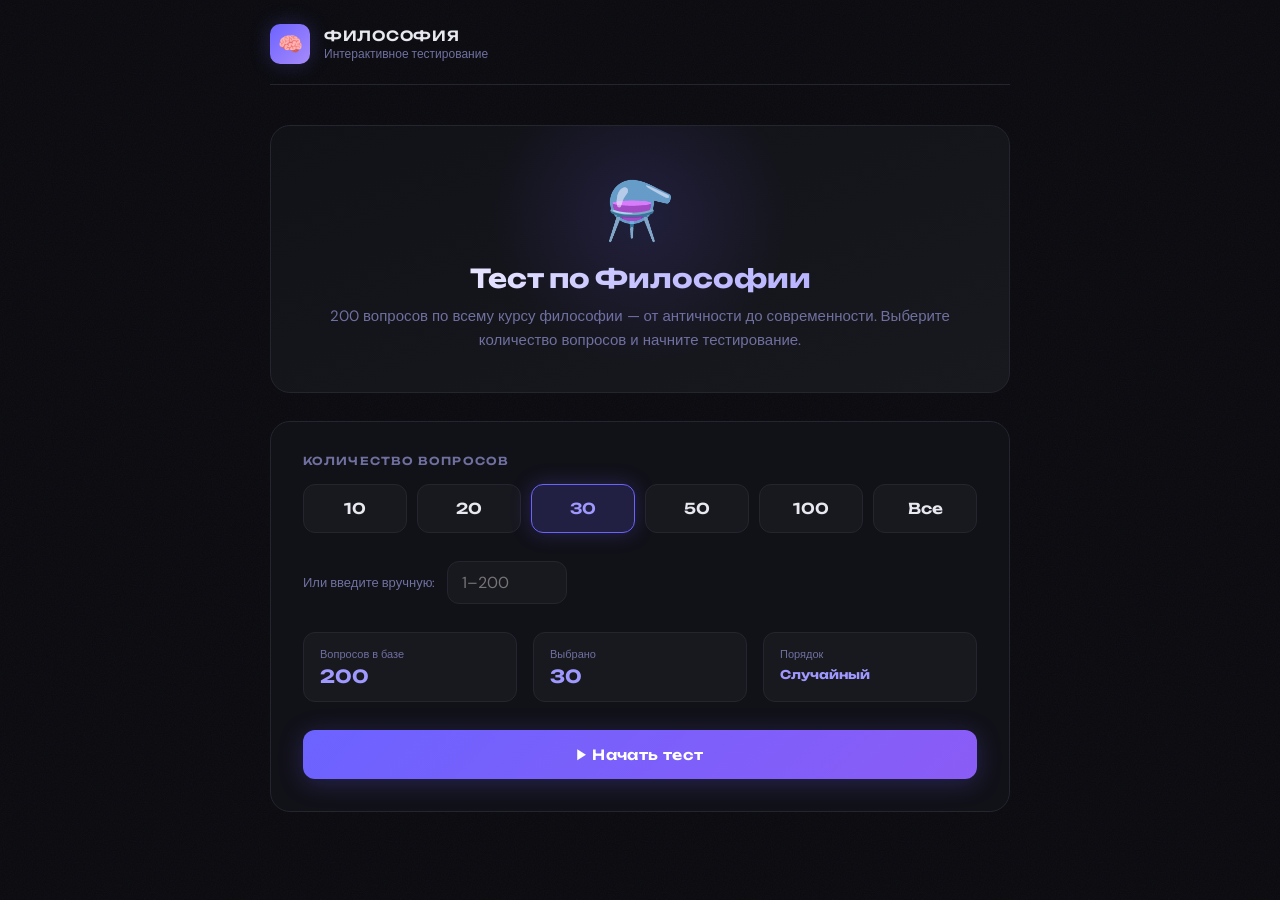
<file: quiz2/index.html>
<!DOCTYPE html>
<html lang="ru">
<head>
<meta charset="UTF-8">
<meta name="viewport" content="width=device-width, initial-scale=1.0">
<title>Тест по Философии</title>
<link rel="preconnect" href="https://fonts.googleapis.com">
<link rel="preconnect" href="https://fonts.gstatic.com" crossorigin>
<link href="https://fonts.googleapis.com/css2?family=Unbounded:wght@300;400;600;700&family=DM+Sans:ital,wght@0,300;0,400;0,500;1,300&display=swap" rel="stylesheet">
<style>
  :root {
    --bg:        #0a0a0f;
    --bg2:       #111118;
    --bg3:       #18181f;
    --border:    #252530;
    --border2:   #303042;
    --text:      #e8e8f0;
    --muted:     #7070a0;
    --accent:    #6c63ff;
    --accent2:   #9f99ff;
    --correct:   #22c97c;
    --wrong:     #ff5767;
    --warn:      #ffb347;
    --glow:      rgba(108,99,255,0.25);
    --radius:    12px;
    --radius2:   20px;
  }
  *, *::before, *::after { box-sizing: border-box; margin: 0; padding: 0; }

  html { scroll-behavior: smooth; }

  body {
    font-family: 'DM Sans', sans-serif;
    background: var(--bg);
    color: var(--text);
    min-height: 100vh;
    overflow-x: hidden;
  }

  /* NOISE OVERLAY */
  body::before {
    content: '';
    position: fixed; inset: 0;
    background-image: url("data:image/svg+xml,%3Csvg viewBox='0 0 256 256' xmlns='http://www.w3.org/2000/svg'%3E%3Cfilter id='noise'%3E%3CfeTurbulence type='fractalNoise' baseFrequency='0.9' numOctaves='4' stitchTiles='stitch'/%3E%3C/filter%3E%3Crect width='100%25' height='100%25' filter='url(%23noise)' opacity='0.04'/%3E%3C/svg%3E");
    background-size: 256px;
    pointer-events: none;
    z-index: 0;
  }

  .container {
    position: relative;
    z-index: 1;
    max-width: 780px;
    margin: 0 auto;
    padding: 24px 20px 60px;
  }

  /* ─── HEADER ─── */
  .app-header {
    display: flex;
    align-items: center;
    gap: 14px;
    margin-bottom: 40px;
    padding-bottom: 20px;
    border-bottom: 1px solid var(--border);
  }
  .logo-icon {
    width: 40px; height: 40px;
    background: linear-gradient(135deg, var(--accent), #a78bfa);
    border-radius: 10px;
    display: flex; align-items: center; justify-content: center;
    font-size: 20px;
    flex-shrink: 0;
    box-shadow: 0 0 20px var(--glow);
  }
  .app-title {
    font-family: 'Unbounded', sans-serif;
    font-size: 14px;
    font-weight: 600;
    letter-spacing: 0.05em;
    color: var(--text);
  }
  .app-subtitle {
    font-size: 12px;
    color: var(--muted);
    margin-top: 2px;
  }

  /* ─── SCREENS ─── */
  .screen { display: none; animation: fadeUp 0.4s ease; }
  .screen.active { display: block; }

  @keyframes fadeUp {
    from { opacity: 0; transform: translateY(16px); }
    to   { opacity: 1; transform: translateY(0); }
  }

  /* ─── SETUP SCREEN ─── */
  .setup-hero {
    text-align: center;
    padding: 48px 24px 40px;
    background: linear-gradient(160deg, var(--bg2) 0%, var(--bg3) 100%);
    border: 1px solid var(--border);
    border-radius: var(--radius2);
    margin-bottom: 28px;
    position: relative;
    overflow: hidden;
  }
  .setup-hero::before {
    content: '';
    position: absolute;
    top: -60px; left: 50%; transform: translateX(-50%);
    width: 300px; height: 300px;
    background: radial-gradient(circle, rgba(108,99,255,0.15) 0%, transparent 70%);
    pointer-events: none;
  }
  .hero-emoji { font-size: 56px; margin-bottom: 16px; display: block; }
  .hero-title {
    font-family: 'Unbounded', sans-serif;
    font-size: 26px;
    font-weight: 700;
    line-height: 1.2;
    margin-bottom: 10px;
    background: linear-gradient(135deg, #fff, var(--accent2));
    -webkit-background-clip: text;
    -webkit-text-fill-color: transparent;
    background-clip: text;
  }
  .hero-desc { color: var(--muted); font-size: 15px; line-height: 1.6; }

  .setup-card {
    background: var(--bg2);
    border: 1px solid var(--border);
    border-radius: var(--radius2);
    padding: 32px;
  }
  .setup-label {
    font-family: 'Unbounded', sans-serif;
    font-size: 11px;
    font-weight: 600;
    letter-spacing: 0.1em;
    color: var(--muted);
    text-transform: uppercase;
    margin-bottom: 16px;
  }
  .count-options {
    display: grid;
    grid-template-columns: repeat(auto-fit, minmax(80px, 1fr));
    gap: 10px;
    margin-bottom: 28px;
  }
  .count-btn {
    padding: 14px 10px;
    background: var(--bg3);
    border: 1.5px solid var(--border);
    border-radius: var(--radius);
    color: var(--text);
    font-family: 'Unbounded', sans-serif;
    font-size: 15px;
    font-weight: 600;
    cursor: pointer;
    transition: all 0.2s;
    text-align: center;
  }
  .count-btn:hover { border-color: var(--accent2); background: rgba(108,99,255,0.08); }
  .count-btn.selected {
    border-color: var(--accent);
    background: rgba(108,99,255,0.18);
    color: var(--accent2);
    box-shadow: 0 0 20px var(--glow);
  }

  .custom-count-row {
    display: flex;
    align-items: center;
    gap: 12px;
    margin-bottom: 28px;
  }
  .custom-count-row label {
    font-size: 13px;
    color: var(--muted);
    flex-shrink: 0;
  }
  .custom-input {
    flex: 1;
    background: var(--bg3);
    border: 1.5px solid var(--border);
    border-radius: var(--radius);
    color: var(--text);
    font-family: 'DM Sans', sans-serif;
    font-size: 16px;
    padding: 10px 14px;
    outline: none;
    transition: border-color 0.2s;
    max-width: 120px;
  }
  .custom-input:focus { border-color: var(--accent2); }

  .info-row {
    display: flex;
    gap: 16px;
    margin-bottom: 28px;
  }
  .info-pill {
    flex: 1;
    background: var(--bg3);
    border: 1px solid var(--border);
    border-radius: var(--radius);
    padding: 14px 16px;
    display: flex;
    flex-direction: column;
    gap: 4px;
  }
  .info-pill-label { font-size: 11px; color: var(--muted); }
  .info-pill-val {
    font-family: 'Unbounded', sans-serif;
    font-size: 18px;
    font-weight: 700;
    color: var(--accent2);
  }

  /* ─── BUTTONS ─── */
  .btn {
    display: inline-flex;
    align-items: center;
    justify-content: center;
    gap: 8px;
    padding: 14px 28px;
    border-radius: var(--radius);
    font-family: 'Unbounded', sans-serif;
    font-size: 13px;
    font-weight: 600;
    letter-spacing: 0.03em;
    cursor: pointer;
    border: none;
    transition: all 0.2s;
    white-space: nowrap;
  }
  .btn-primary {
    background: linear-gradient(135deg, var(--accent), #8b5cf6);
    color: #fff;
    width: 100%;
    padding: 16px;
    font-size: 14px;
    box-shadow: 0 4px 24px var(--glow);
  }
  .btn-primary:hover { opacity: 0.9; transform: translateY(-1px); box-shadow: 0 8px 32px var(--glow); }
  .btn-primary:active { transform: translateY(0); }
  .btn-secondary {
    background: var(--bg3);
    color: var(--text);
    border: 1.5px solid var(--border);
  }
  .btn-secondary:hover { border-color: var(--border2); background: var(--border); }
  .btn-danger {
    background: rgba(255,87,103,0.12);
    color: var(--wrong);
    border: 1.5px solid rgba(255,87,103,0.25);
  }
  .btn-danger:hover { background: rgba(255,87,103,0.2); }

  /* ─── QUIZ SCREEN ─── */
  .quiz-topbar {
    display: flex;
    align-items: center;
    justify-content: space-between;
    gap: 16px;
    margin-bottom: 20px;
  }
  .progress-wrap { flex: 1; }
  .progress-label {
    font-family: 'Unbounded', sans-serif;
    font-size: 11px;
    color: var(--muted);
    margin-bottom: 6px;
    display: flex;
    justify-content: space-between;
  }
  .progress-bar {
    height: 4px;
    background: var(--border);
    border-radius: 99px;
    overflow: hidden;
  }
  .progress-fill {
    height: 100%;
    background: linear-gradient(90deg, var(--accent), var(--accent2));
    border-radius: 99px;
    transition: width 0.4s ease;
  }

  .timer-wrap {
    display: flex;
    align-items: center;
    gap: 8px;
    background: var(--bg2);
    border: 1px solid var(--border);
    border-radius: var(--radius);
    padding: 8px 14px;
    flex-shrink: 0;
  }
  .timer-icon { font-size: 14px; }
  .timer-display {
    font-family: 'Unbounded', sans-serif;
    font-size: 14px;
    font-weight: 600;
    color: var(--accent2);
    min-width: 52px;
  }

  .question-card {
    background: var(--bg2);
    border: 1px solid var(--border);
    border-radius: var(--radius2);
    padding: 32px;
    margin-bottom: 20px;
    animation: fadeUp 0.3s ease;
  }
  .q-num {
    font-family: 'Unbounded', sans-serif;
    font-size: 11px;
    font-weight: 600;
    letter-spacing: 0.1em;
    color: var(--accent);
    text-transform: uppercase;
    margin-bottom: 14px;
  }
  .q-text {
    font-size: 17px;
    font-weight: 500;
    line-height: 1.6;
    color: var(--text);
  }

  .options-list {
    display: flex;
    flex-direction: column;
    gap: 10px;
    margin-bottom: 24px;
  }
  .option-btn {
    display: flex;
    align-items: flex-start;
    gap: 14px;
    padding: 16px 20px;
    background: var(--bg2);
    border: 1.5px solid var(--border);
    border-radius: var(--radius);
    color: var(--text);
    font-family: 'DM Sans', sans-serif;
    font-size: 15px;
    line-height: 1.5;
    cursor: pointer;
    text-align: left;
    transition: all 0.2s;
    width: 100%;
  }
  .option-btn:hover:not(.disabled) {
    border-color: var(--accent2);
    background: rgba(108,99,255,0.08);
  }
  .option-btn.disabled { cursor: default; }

  .opt-letter {
    font-family: 'Unbounded', sans-serif;
    font-size: 12px;
    font-weight: 700;
    color: var(--muted);
    flex-shrink: 0;
    margin-top: 1px;
    min-width: 20px;
  }
  .option-btn.correct {
    border-color: var(--correct);
    background: rgba(34,201,124,0.1);
  }
  .option-btn.correct .opt-letter { color: var(--correct); }
  .option-btn.wrong {
    border-color: var(--wrong);
    background: rgba(255,87,103,0.1);
  }
  .option-btn.wrong .opt-letter { color: var(--wrong); }
  .option-btn.reveal-correct {
    border-color: rgba(34,201,124,0.4);
    background: rgba(34,201,124,0.05);
  }
  .option-btn.reveal-correct .opt-letter { color: rgba(34,201,124,0.7); }

  .feedback-badge {
    display: inline-flex;
    align-items: center;
    gap: 6px;
    padding: 6px 12px;
    border-radius: 99px;
    font-family: 'Unbounded', sans-serif;
    font-size: 11px;
    font-weight: 600;
    letter-spacing: 0.05em;
    margin-bottom: 20px;
    animation: pop 0.25s ease;
  }
  .feedback-badge.correct-fb { background: rgba(34,201,124,0.15); color: var(--correct); border: 1px solid rgba(34,201,124,0.3); }
  .feedback-badge.wrong-fb { background: rgba(255,87,103,0.15); color: var(--wrong); border: 1px solid rgba(255,87,103,0.3); }

  @keyframes pop {
    0% { transform: scale(0.8); opacity: 0; }
    60% { transform: scale(1.05); }
    100% { transform: scale(1); opacity: 1; }
  }

  .nav-row {
    display: flex;
    gap: 10px;
    align-items: center;
    justify-content: space-between;
  }
  .nav-left { display: flex; gap: 10px; }
  .nav-right { display: flex; gap: 10px; }

  .score-mini {
    display: flex;
    align-items: center;
    gap: 6px;
    font-family: 'Unbounded', sans-serif;
    font-size: 12px;
    color: var(--muted);
  }
  .score-mini .s-correct { color: var(--correct); font-weight: 700; }
  .score-mini .s-wrong { color: var(--wrong); font-weight: 700; }

  /* ─── RESULTS SCREEN ─── */
  .results-header {
    text-align: center;
    padding: 48px 24px 36px;
    background: var(--bg2);
    border: 1px solid var(--border);
    border-radius: var(--radius2);
    margin-bottom: 24px;
    position: relative;
    overflow: hidden;
  }
  .results-header::before {
    content: '';
    position: absolute;
    bottom: -80px; left: 50%; transform: translateX(-50%);
    width: 400px; height: 400px;
    background: radial-gradient(circle, rgba(108,99,255,0.12) 0%, transparent 70%);
    pointer-events: none;
  }
  .result-grade-circle {
    width: 100px; height: 100px;
    border-radius: 50%;
    border: 3px solid var(--accent);
    display: flex; align-items: center; justify-content: center;
    flex-direction: column;
    margin: 0 auto 20px;
    box-shadow: 0 0 40px var(--glow);
    position: relative;
  }
  .result-grade-pct {
    font-family: 'Unbounded', sans-serif;
    font-size: 26px;
    font-weight: 700;
    color: var(--text);
    line-height: 1;
  }
  .result-grade-label { font-size: 10px; color: var(--muted); }
  .result-title {
    font-family: 'Unbounded', sans-serif;
    font-size: 22px;
    font-weight: 700;
    margin-bottom: 8px;
  }
  .result-title.excellent { color: var(--correct); }
  .result-title.good { color: var(--accent2); }
  .result-title.fair { color: var(--warn); }
  .result-title.poor { color: var(--wrong); }

  .stats-grid {
    display: grid;
    grid-template-columns: repeat(3, 1fr);
    gap: 12px;
    margin-bottom: 24px;
  }
  .stat-card {
    background: var(--bg2);
    border: 1px solid var(--border);
    border-radius: var(--radius);
    padding: 20px 16px;
    text-align: center;
  }
  .stat-val {
    font-family: 'Unbounded', sans-serif;
    font-size: 28px;
    font-weight: 700;
    line-height: 1;
    margin-bottom: 4px;
  }
  .stat-val.green { color: var(--correct); }
  .stat-val.red { color: var(--wrong); }
  .stat-val.purple { color: var(--accent2); }
  .stat-name { font-size: 12px; color: var(--muted); }

  .results-actions {
    display: flex;
    gap: 10px;
    margin-bottom: 28px;
  }
  .results-actions .btn { flex: 1; }

  /* ─── REVIEW SECTION ─── */
  .review-toggle {
    display: flex;
    align-items: center;
    justify-content: space-between;
    background: var(--bg2);
    border: 1px solid var(--border);
    border-radius: var(--radius);
    padding: 14px 18px;
    cursor: pointer;
    transition: border-color 0.2s;
    margin-bottom: 12px;
    width: 100%;
    color: var(--text);
    font-family: 'DM Sans', sans-serif;
    font-size: 14px;
    font-weight: 500;
  }
  .review-toggle:hover { border-color: var(--border2); }
  .review-toggle-label {
    display: flex;
    align-items: center;
    gap: 8px;
  }
  .review-arrow { transition: transform 0.25s; color: var(--muted); font-size: 18px; }
  .review-arrow.open { transform: rotate(180deg); }

  .review-list { display: none; }
  .review-list.open { display: flex; flex-direction: column; gap: 10px; }

  .review-item {
    background: var(--bg2);
    border: 1px solid var(--border);
    border-radius: var(--radius);
    padding: 18px 20px;
    border-left: 3px solid transparent;
  }
  .review-item.correct-item { border-left-color: var(--correct); }
  .review-item.wrong-item { border-left-color: var(--wrong); }

  .review-q-num {
    font-family: 'Unbounded', sans-serif;
    font-size: 10px;
    color: var(--muted);
    letter-spacing: 0.1em;
    text-transform: uppercase;
    margin-bottom: 6px;
  }
  .review-q-text { font-size: 14px; color: var(--text); margin-bottom: 10px; line-height: 1.5; }
  .review-answers { display: flex; flex-direction: column; gap: 4px; }
  .review-ans { font-size: 13px; line-height: 1.4; }
  .review-ans.your-wrong { color: var(--wrong); }
  .review-ans.your-correct { color: var(--correct); }
  .review-ans.correct-ans { color: var(--correct); opacity: 0.8; }

  /* ─── MISC ─── */
  .divider { height: 1px; background: var(--border); margin: 20px 0; }

  @media (max-width: 560px) {
    .stats-grid { grid-template-columns: repeat(3, 1fr); }
    .question-card { padding: 20px; }
    .setup-card { padding: 20px; }
    .hero-title { font-size: 20px; }
    .nav-row { flex-wrap: wrap; }
    .results-actions { flex-direction: column; }
    .count-options { grid-template-columns: repeat(3, 1fr); }
  }
</style>
</head>
<body>

<div class="container">
  <header class="app-header">
    <div class="logo-icon">🧠</div>
    <div>
      <div class="app-title">ФИЛОСОФИЯ</div>
      <div class="app-subtitle">Интерактивное тестирование</div>
    </div>
  </header>

  <!-- ─── SETUP SCREEN ─── -->
  <div id="screen-setup" class="screen active">
    <div class="setup-hero">
      <span class="hero-emoji">⚗️</span>
      <div class="hero-title">Тест по Философии</div>
      <p class="hero-desc">200 вопросов по всему курсу философии — от античности до современности. Выберите количество вопросов и начните тестирование.</p>
    </div>
    <div class="setup-card">
      <div class="setup-label">Количество вопросов</div>
      <div class="count-options" id="countOptions">
        <button class="count-btn" data-val="10">10</button>
        <button class="count-btn" data-val="20">20</button>
        <button class="count-btn selected" data-val="30">30</button>
        <button class="count-btn" data-val="50">50</button>
        <button class="count-btn" data-val="100">100</button>
        <button class="count-btn" data-val="200">Все</button>
      </div>
      <div class="custom-count-row">
        <label>Или введите вручную:</label>
        <input type="number" class="custom-input" id="customCount" placeholder="1–200" min="1" max="200">
      </div>
      <div class="info-row">
        <div class="info-pill">
          <span class="info-pill-label">Вопросов в базе</span>
          <span class="info-pill-val">200</span>
        </div>
        <div class="info-pill">
          <span class="info-pill-label">Выбрано</span>
          <span class="info-pill-val" id="selectedCount">30</span>
        </div>
        <div class="info-pill">
          <span class="info-pill-label">Порядок</span>
          <span class="info-pill-val" style="font-size:12px;margin-top:2px;">Случайный</span>
        </div>
      </div>
      <button class="btn btn-primary" onclick="startQuiz()">▶ Начать тест</button>
    </div>
  </div>

  <!-- ─── QUIZ SCREEN ─── -->
  <div id="screen-quiz" class="screen">
    <div class="quiz-topbar">
      <div class="progress-wrap">
        <div class="progress-label">
          <span id="progressText">Вопрос 1 из 30</span>
          <span id="progressPct">0%</span>
        </div>
        <div class="progress-bar">
          <div class="progress-fill" id="progressFill" style="width:0%"></div>
        </div>
      </div>
      <div class="timer-wrap">
        <span class="timer-icon">⏱</span>
        <span class="timer-display" id="timerDisplay">00:00</span>
      </div>
    </div>

    <div class="question-card" id="questionCard">
      <div class="q-num" id="qNum">Вопрос 1</div>
      <div class="q-text" id="qText"></div>
    </div>

    <div id="feedbackArea"></div>

    <div class="options-list" id="optionsList"></div>

    <div class="nav-row">
      <div class="nav-left">
        <button class="btn btn-secondary" id="btnPrev" onclick="goQuestion(-1)">← Назад</button>
        <button class="btn btn-secondary" id="btnNext" onclick="goQuestion(1)">Вперёд →</button>
      </div>
      <div style="display:flex;align-items:center;gap:12px;">
        <div class="score-mini">
          ✅ <span class="s-correct" id="scoreCorrect">0</span>
          &nbsp; ❌ <span class="s-wrong" id="scoreWrong">0</span>
        </div>
        <button class="btn btn-danger" onclick="finishEarly()">Завершить</button>
      </div>
    </div>
  </div>

  <!-- ─── RESULTS SCREEN ─── -->
  <div id="screen-results" class="screen">
    <div class="results-header">
      <div class="result-grade-circle" id="gradeCircle">
        <span class="result-grade-pct" id="gradePct">0%</span>
        <span class="result-grade-label">оценка</span>
      </div>
      <div class="result-title" id="resultTitle">Результат</div>
      <div style="color:var(--muted);font-size:14px;margin-top:6px;" id="resultSub"></div>
    </div>

    <div class="stats-grid">
      <div class="stat-card">
        <div class="stat-val green" id="statCorrect">0</div>
        <div class="stat-name">Правильно</div>
      </div>
      <div class="stat-card">
        <div class="stat-val red" id="statWrong">0</div>
        <div class="stat-name">Ошибки</div>
      </div>
      <div class="stat-card">
        <div class="stat-val purple" id="statTime">0:00</div>
        <div class="stat-name">Время</div>
      </div>
    </div>

    <div class="results-actions">
      <button class="btn btn-secondary" onclick="goSetup()">⚙ Новая сессия</button>
      <button class="btn btn-primary" onclick="restartSame()">↺ Повторить</button>
    </div>

    <div class="divider"></div>

    <button class="review-toggle" onclick="toggleReview()">
      <div class="review-toggle-label">📋 Разбор ошибок</div>
      <span class="review-arrow" id="reviewArrow">▼</span>
    </button>
    <div class="review-list" id="reviewList"></div>
  </div>
</div>

<script>
// ═══════════════════════════════════════════════════════════
// DATA — 200 вопросов
// Формат: { q: "Вопрос", opts: ["A","B","C","D"], correct: 0 }
// correct — индекс правильного ответа (0=A, 1=B, 2=C, 3=D)
// ═══════════════════════════════════════════════════════════

const ALL_QUESTIONS = [
{q:"Предмет философии",opts:["всеобщие связи в системе «человек — мир»","истина и заблуждение","законы природы","добро и зло"],correct:0},
{q:"Философские вопросы выражаются в форме:",opts:["научно-теоретической","религиозной","мифологической","иррациональной"],correct:0},
{q:"Назовите мыслителя, впервые использовавшего слово «философия»:",opts:["Пифагор","Демокрит","Аристотель","Сократ"],correct:0},
{q:"Что такое мудрость?",opts:["знания, жизненный опыт","многознание","совокупность знаний","разумность, практичность"],correct:0},
{q:"Что обозначает термин «философия»?",opts:["любовь к мудрости","любовь к знанию","любовь к жизни","справедливость и счастье"],correct:0},
{q:"Первооснова мира, по Платону:",opts:["идеи или эйдос","атом","апейрон","огонь"],correct:0},
{q:"Какие принципы существования вещи выделил Аристотель?",opts:["форма, материя, причина, цель","пассивная материя","активная форма","божественный нус"],correct:0},
{q:"В современной философии внимание сконцентрировано в основном на проблематике:",opts:["антропологической","онтологической","гносеологической","космологической"],correct:0},
{q:"Исторические типы мировоззрения:",opts:["мифологическое, религиозное, философское","религиозное, научное, обыденное","обыденное, мифологическое","религиозное, обыденное, сциентистское"],correct:0},
{q:"В каком веке возникла философия в Древней Греции?",opts:["VI в. до н.э.","IV–V в. до н.э.","IV–III в. до н.э.","V в. до н.э."],correct:0},
{q:"Назовите учёного, который внёс в астрономическую науку доказательный метод, дал классификацию движения светил:",opts:["аль-Фергани","Беруни","аль-Хорезми","О. Хайям"],correct:0},
{q:"Кого из мыслителей Центральной Азии называют «Аристотелем Востока»?",opts:["аль-Фараби","Юсуф Хас Хаджиб","Ибн Сино","аль-Газали"],correct:0},
{q:"Кто обосновал идею нравственного прогресса?",opts:["Гегель","Фараби","И. Кант","Аль-Кинди"],correct:0},
{q:"Кто стоял у истоков восточного аристотелизма?",opts:["аль-Кинди","Ар-Рази","Аль-Фараби","Мервази"],correct:0},
{q:"Кому принадлежит лозунг «Сердце с богом, руки в труде»?",opts:["Бахауддин Накшбанди","Бируни","Аль-Фараби","Аль-Хорезми"],correct:0},
{q:"Кто из мыслителей Средней Азии развил учение о том, что единое бытие состоит из шести ступеней?",opts:["Фараби","Аль-Хорезми","Аль-Кинди","Ар-Рази"],correct:0},
{q:"Основатели философии в Центральной Азии:",opts:["Аль-Хорезми, Фараби, Ибн Сино, Беруни, Умар Хайям, Улугбек","Зебунисо, Увайси, Нодира","Улугбек, Нодира, Увайси","Бабур, Машраб, Гульхани"],correct:0},
{q:"В какой книге изложены ранние философские представления нашего региона?",opts:["В «Авесте»","В «Ведах»","В легендах о Гильгамеше","В «Рамаяне»"],correct:0},
{q:"Кто является автором «Калилы и Димны»?",opts:["автор не установлен","Юсуф Хос Ходжиб","Алишер Навои","Гулхани"],correct:0},
{q:"Где возникла профилософия?",opts:["в Вавилоне","в Греции","в Туране","в Китае"],correct:0},
{q:"Центральная проблема схоластики — учение о:",opts:["универсалиях","развитии","материи","идеях"],correct:0},
{q:"Реализм утверждает:",opts:["общее существует реально","является конструктом человеческого ума","реально существуют отдельные вещи","объективный мир"],correct:0},
{q:"Номинализм утверждает:",opts:["универсалии являются именами вещей, существуют в разуме","универсалии обладают самостоятельным существованием в качестве вещи","первичность материи или духа","первичность и материи и духа"],correct:0},
{q:"Назовите представителя эмпиризма Нового времени:",opts:["Ф. Бэкон","Д. Юм","Б. Спиноза","Г. Лейбниц"],correct:0},
{q:"Кто из философов был последователем рационализма Нового времени?",opts:["Р. Декарт","Дж. Локк","Дж. Беркли","Т. Гоббс"],correct:0},
{q:"Назовите философа, различавшего «вещи-в-себе» и «вещи-для-нас»:",opts:["И. Кант","Ф. Шеллинг","Л. Фейербах","И. Фихте"],correct:0},
{q:"Философская концепция панлогизма была создана:",opts:["Г. Гегелем","И. Фихте","И. Кантом","Шеллингом"],correct:0},
{q:"Кто является основоположником позитивизма?",opts:["О. Конт","Б. Рассел","К. Поппер","К. Ясперс"],correct:0},
{q:"Философское направление ХХ века, признающее индивидуальное бытие источником любых знаний и ценностей:",opts:["экзистенциализм","философия жизни","философская антропология","герменевтика"],correct:0},
{q:"Раздел философии, изучающий проблемы бытия, материи, движения:",opts:["онтология","гносеология","аксиология","праксиология"],correct:0},
{q:"Философская категория, обозначающая объективную реальность, которая даётся человеку в его ощущениях:",opts:["материя","субстанция","вещество","объективная действительность"],correct:0},
{q:"Некая первичная основа вещей, которая является их последней сущностью:",opts:["субстанция","материя","монада","апейрон"],correct:0},
{q:"Любое возможное изменение — это:",opts:["движение","рост","развитие","модификация"],correct:0},
{q:"Порядок взаиморасположения тел — это:",opts:["пространство","территория","расстояние","место"],correct:0},
{q:"Порядок сменяющих друг друга событий — это:",opts:["время","продолжительность","период","часы"],correct:0},
{q:"Назовите формы бытия:",opts:["бытие природы, бытие человека, бытие социальное, бытие духовное","индивидуальное бытие, надиндивидуальное бытие","мир вещей, виртуальное бытие","бытие информационное, актуальное бытие"],correct:0},
{q:"Учение, объясняющее мир через одну субстанцию:",opts:["монизм","материализм","дуализм","плюрализм"],correct:0},
{q:"Учение, исходящее из наличия в мире двух субстанций:",opts:["дуализм","материализм","монизм","плюрализм"],correct:0},
{q:"Назовите атрибуты материи:",opts:["вещь, свойство, отношение","предметность, неисчерпаемость","объективность, познаваемость","информативность, активность"],correct:0},
{q:"Специфическое человеческое отражение и духовное освоение действительности:",opts:["сознание","психика","душа","раздражимость"],correct:0},
{q:"Адекватное отражение объекта познающим субъектом:",opts:["истина","теория","знание","суждение"],correct:0},
{q:"Проверенный практикой и подтверждённый логикой результат процесса познания:",opts:["знание","истина","теория","гипотеза"],correct:0},
{q:"Практика — это:",opts:["предметно-чувственная деятельность","производство","труд","творчество"],correct:0},
{q:"Совокупность мыслительных и практических правил, позволяющих достичь желаемого результата:",opts:["метод","приём","методика","способ"],correct:0},
{q:"Учение о методах познания и преобразования действительности:",opts:["методология","органон","средство","эвристика"],correct:0},
{q:"Способность человека одновременно отображать явления и события о самом процессе сознания на всех его уровнях:",opts:["самосознание","самочувствие","духовность","сознательность"],correct:0},
{q:"Гносеология — это:",opts:["теория познания","учение о действительности","учение об истине","учение о знаниях"],correct:0},
{q:"Эпистемология — это:",opts:["научное познание","религиозное познание","художественное познание","ненаучное знание"],correct:0},
{q:"Полное исчерпывающее знание об объективной действительности:",opts:["абсолютная истина","аксиома","догма","объективная истина"],correct:0},
{q:"Наука о всеобщих законах развития природы, общества и мышления — это:",opts:["диалектика","кибернетика","метафизика","синергетика"],correct:0},
{q:"Объективная, существенная, необходимая, устойчивая, всеобщая связь материальных и духовных явлений — это:",opts:["закон","структура","закономерности","система"],correct:0},
{q:"Направленные, необратимые, качественные изменения — это:",opts:["развитие","модификация","трансформация","движение"],correct:0},
{q:"Категория, выражающая свойственную вещам специфическую определённость, отличающая вещи друг от друга — это:",opts:["качество","свойство","признак","количество"],correct:0},
{q:"Объективная определённость качественно однородных явлений, характеризующая их величину, продолжительность существования — это:",opts:["количество","пространство","качество","непрерывность"],correct:0},
{q:"Категория философии, определяющая границы, в которых количественные изменения не приводят к изменению качества:",opts:["мера","единство","гармония","синтез"],correct:0},
{q:"Прерывность в развитии — это:",opts:["скачок","разрушение","взрыв","революция"],correct:0},
{q:"Переход от старого качества к новому, при котором определённые стороны старого качества переходят в изменённом виде в новое качество:",opts:["отрицание","преемственность","традиция","разрушение"],correct:0},
{q:"С точки зрения какого философского метода движение понимается как пространственное перемещение объекта, и при этом объект качественно не изменяется?",opts:["метафизика","синергетика","догматизм","эклектика"],correct:0},
{q:"Предельно общее универсальное понятие, в котором представлены всеобщие связи и отношения реальности — это:",opts:["категория","субстрат","монада","атом"],correct:0},
{q:"Комплекс острейших социоприродных противоречий, затрагивающих мир в целом — это проблемы:",opts:["глобальные","планетарные","мировые","региональные"],correct:0},
{q:"Круг острых вопросов, возникающих в рамках отдельных континентов, крупных социально-экономических регионов мира:",opts:["континентальные","региональные","локальные","мировые"],correct:0},
{q:"Каковы критерии глобальных проблем?",opts:["все ответы верны","нерешённость проблем создаёт угрозу для человечества","решение проблем требует сотрудничества в мировом масштабе","затрагивают интересы всего человечества"],correct:0},
{q:"Что такое Римский клуб?",opts:["объединение учёных для рассмотрения глобальных проблем","объединение футбольных болельщиков города Рима","объединение римских политологов, борющихся с коррупцией","объединение народов Центральной Италии"],correct:0},
{q:"Чем вызван кризис современной цивилизации?",opts:["отсутствием разумной стратегии развития общества","развитием науки","дефектами социальной системы","научно-техническим прогрессом"],correct:0},
{q:"Проблемы, связанные с ростом народонаселения, впервые поставил:",opts:["Т. Мальтус","Ф. Гальтон","Ж. П. Сартр","Г. Маркузе"],correct:0},
{q:"Кто из футурологов считал, что информационное общество будет основано на всеобщих информационных связях, высокоэффективных экономических технологиях?",opts:["О. Тоффлер","Е. Масуда","Дж. Белл","Дж. Гэлбрейт"],correct:0},
{q:"Система ценностных ориентаций, в основе которой лежит сострадание и любовь к ближнему:",opts:["альтруизм","гедонизм","утилитаризм","эвдемонизм"],correct:0},
{q:"Как называется раздел философии, изучающий проблему происхождения человека?",opts:["антропология","онтология","антология","аксиология"],correct:0},
{q:"Неповторимые черты индивида:",opts:["индивидуальность","субъект","человек","личность"],correct:0},
{q:"Наивысшая степень духовного развития человека, представляющая собой устойчивую совокупность социально значимых качеств:",opts:["личность","человек","индивид","мыслитель"],correct:0},
{q:"Сфера взаимодействия природы и общества, в границах которой разумная человеческая деятельность становится главным фактором развития:",opts:["ноосфера","биосфера","литосфера","атмосфера"],correct:0},
{q:"Задача человека: всесторонне развивать все свои способности, сделать свой личный вклад в историю, в прогресс человечества:",opts:["смысл жизни","идеал","цель","эвдемонизм"],correct:0},
{q:"Процесс усвоения индивидом определённой системы знаний, норм и ценностей — это:",opts:["социализация","политизация","интеллектуализация","информатизация"],correct:0},
{q:"Формирование родовых свойств и качеств человечества — это:",opts:["филогенез","этногенез","биогенез","антропогенез"],correct:0},
{q:"Понятие, отображающее общие черты, присущие всему человеческому роду:",opts:["человек","индивид","индивидуальность","личность"],correct:0},
{q:"Что не входит в структуру личности?",opts:["агрессивная составляющая","духовная составляющая","физическая составляющая","социальная составляющая"],correct:0},
{q:"Наследственная основа организма — это:",opts:["генотип","онтогенез","фенотип","генетический потенциал"],correct:0},
{q:"Как называется наука, вырабатывающая практические рекомендации для решения глобальных проблем?",opts:["глобалистика","футурология","статистика","эврилогия"],correct:0},
{q:"Что является особенностью современного этапа исторического развития?",opts:["усиление процессов глобализации во всех общественных сферах","технологизация во всех сферах общества","локализация во всех сферах","дезинтеграция во всех сферах"],correct:0},
{q:"Наука, предлагающая прогнозы будущего:",opts:["футурология","эвристика","прогностика","глобалистика"],correct:0},
{q:"Особое предвидение, отличающееся высокой степенью научной обоснованности, объективности в исследовании общественных процессов:",opts:["прогнозирование","интуиция","предвосхищение","предсказание"],correct:0},
{q:"Методы прогнозирования:",opts:["экстраполяция, сценарий будущего","аксиоматический, системный","исторический, логический","описание, измерение"],correct:0},
{q:"Высшая форма познания, логическое отражение действительности в понятиях, суждениях, умозаключениях есть:",opts:["мышление","рассудок","методология","логика"],correct:0},
{q:"Рассуждение, построенное на подмене понятий, ложных доводах и посылках, называется:",opts:["софизм","силлогизм","сорит","умозаключение"],correct:0},
{q:"Логика как наука:",opts:["изучает законы и формы мышления","исследует способы абстрактного мышления","имеет задачей приведение в порядок мышления","вырабатывает логические категории"],correct:0},
{q:"Силлогизм — это:",opts:["форма умозаключения","логическая операция","логический приём","логическая форма"],correct:0},
{q:"Какой логический закон выражает формула «A v не-А»?",opts:["закон исключённого третьего","закон противоречия","закон тождества","закон достаточного основания"],correct:0},
{q:"Законы формальной логики — это:",opts:["законы правильного, непротиворечивого мышления","нормы правильного построения мыслей","принятые и утверждённые рамки дозволенного в мышлении","врождённые формы мышления"],correct:0},
{q:"Перечислите законы формальной логики:",opts:["закон тождества, закон непротиворечия, закон исключённого третьего, закон достаточного основания","закон отрицания отрицания, закон взаимоперехода количественных и качественных изменений","закон тождества, закон единства и борьбы противоположностей","закон исключённого третьего, закон отрицания отрицания, закон непротиворечия"],correct:0},
{q:"Какая из формул правильно выражает структуру данного суждения?",opts:["Некоторые S есть P","Это S есть P","Это S не есть P","Некоторые S не есть P"],correct:0},
{q:"Какой формально-логический закон выражен формулой: А = А?",opts:["закон тождества","закон достаточного основания","закон непротиворечия","закон исключённого третьего"],correct:0},
{q:"Какой логический закон выражает формула «A не есть не-А»?",opts:["закон противоречия","закон исключённого третьего","закон тождества","закон достаточного основания"],correct:0},
{q:"Какая из формул правильно выражает структуру суждения «Студент Петров не сдал экзамен по философии»?",opts:["Это S не есть P","Это S есть P","Все S есть P","Некоторые S не есть P"],correct:0},
{q:"Какая из формул правильно выражает структуру суждения «Никто из студентов нашей группы не имеет академической задолженности»?",opts:["Ни один S не есть P","Это S не есть P","Все S есть P","Некоторые S не есть P"],correct:0},
{q:"Процесс мысленного выделения некоторого признака явления и отвлечения его от других есть:",opts:["абстрагирование","синтез","обобщение","сравнение"],correct:0},
{q:"Что такое объём понятия?",opts:["это то множество явлений, к которому относится данное понятие","это совокупность признаков, отражающих общие свойства некоторого класса явлений","это фиксация общих признаков некоторого класса явлений","это установление сходства и различия между явлениями"],correct:0},
{q:"Логический союз «тогда и только тогда, когда» применяется для образования:",opts:["суждений эквивалентности","импликативных суждений","дизъюнктивных суждений","конъюнктивных суждений"],correct:0},
{q:"Определите вид суждения «Все адвокаты — юристы»:",opts:["простое общее утвердительное","простое частное утвердительное","простое единичное утвердительное","простое общее отрицательное"],correct:0},
{q:"Определите вид суждения «Некоторые студенты занимаются спортом»:",opts:["простое частное утвердительное","простое общее отрицательное","простое единичное утвердительное","простое общее утвердительное"],correct:0},
{q:"Определите вид суждения «Ни один человек не должен нарушать законы»:",opts:["простое общее отрицательное","простое частное отрицательное","простое единичное отрицательное","сложное общее отрицательное"],correct:0},
{q:"Определите вид суждения «Некоторые музыканты — не пианисты»:",opts:["простое частное отрицательное","простое общее отрицательное","простое единичное отрицательное","простое частное утвердительное"],correct:0},
{q:"Какой вариант содержит собирательные понятия?",opts:["хор, стая, коллектив, роща, мебель","семья, лошадь, программа, тетрадь","звезда, самолёт, бессонница, патриотизм","лес, книга, дерево, кино"],correct:0},
{q:"Какие виды доказательства вы знаете?",opts:["прямое, косвенное","апагогическое, разделительное","индуктивное, дедуктивное","простое, сложное"],correct:0},
{q:"Что такое тезис доказательства?",opts:["это положение, истинность или ложность которого надо доказать","это явление или событие, имевшее место в действительности","это положение, не требующее доказательства","это способ демонстрации"],correct:0},
{q:"Какие признаки имеет правильное мышление?",opts:["определённость, непротиворечивость, последовательность, обоснованность","ясность, правильность, истинность","абстрактность, устойчивость, убедительность","элементарность, красноречивость, надёжность"],correct:0},
{q:"Определите вариант, содержащий условное суждение:",opts:["если человек совершил преступление, то он должен быть наказан","каждый человек имеет право на труд","некоторые студенты занимаются спортом","Ташкент — столица Узбекистана"],correct:0},
{q:"Суждения, которые приводятся для опровержения или подтверждения:",opts:["аргументами","тезисами","аксиомами","демонстрацией"],correct:0},
{q:"Какой вариант состоит из отрицательных понятий?",opts:["беспорядок, беззаконие, неграмотность","учитель, несправедливость, хор","невежество, свобода, дерево","нерушимость, бесконечность, равенство"],correct:0},
{q:"Какой вариант содержит собирательные понятия?",opts:["хор, коллектив, группа, стая, мебель","роща, дуэт, диван, карандаш","семья, программа, тетрадь, лошадь","союз, гимн, новость, дом"],correct:0},
{q:"Что такое мораль?",opts:["это совокупность норм и правил поведения людей, одна из форм общественного сознания","это разнообразные настроения людей","это посланная Богом способность людей отличать хорошее от плохого","это критерий добра и зла"],correct:0},
{q:"Укажите структурные элементы морали:",opts:["моральное сознание, моральное отношение, моральное поведение","моральная оценка, моральный идеал, моральный выбор","моральные принципы и нормы","моральные переживания, моральные ценности"],correct:0},
{q:"Кто из античных мыслителей заложил основы этики?",opts:["Сократ, Аристотель, Демокрит, Эпикур","Фалес, Гераклит, Парменид, Протагор","Платон, Зенон, Анаксимен","Ксенофонт, Эмпедокл, Диоген"],correct:0},
{q:"Эвдемонизм — это этическая система, в основе которой лежит стремление к:",opts:["счастью","совершенству","богатству","наслаждению"],correct:0},
{q:"Система взглядов и поступков, в основе которой лежит стремление к пользе, называется:",opts:["утилитаризм","альтруизм","перфекционизм","гедонизм"],correct:0},
{q:"Кто считал идею гуманизма одним из самых больших заблуждений человечества, формой идолопоклонства?",opts:["Н. Бердяев","В. Соловьёв","Гегель","И. Кант"],correct:0},
{q:"Категория для обозначения сложного механизма внутренней нравственной регуляции поведения людей — это:",opts:["совесть","справедливость","достоинство","долг"],correct:0},
{q:"Какая организация играет важную роль в деле воспитания молодёжи?",opts:["махалля","политические партии","ННО","средства массовой информации"],correct:0},
{q:"Слово «мораль» происходит от латинского mores, что означает:",opts:["обычаи, нравы","традиции, ритуалы","воспитание","характер, природа"],correct:0},
{q:"Перечислите основные категории этики:",opts:["добро и зло, честь, достоинство, долг, совесть, смысл жизни, любовь","добро и зло, верность, гуманизм, любовь","преданность, честь, принципиальность, трудолюбие","справедливость, долг, счастье, смысл жизни"],correct:0},
{q:"Центральная категория эстетики — это:",opts:["прекрасное","возвышенное","красота","героическое"],correct:0},
{q:"Кто ввёл в научный оборот термин «эстетика»?",opts:["А. Баумгартен","Лонгин","Платон","И. Кант"],correct:0},
{q:"Какая категория эстетики непосредственно связана с категорией возвышенного?",opts:["героическое","сатирическое","прекрасное","комическое"],correct:0},
{q:"Черно-белый жанр изобразительного искусства, основанный на линиях и штриховке — это:",opts:["графика","миниатюра","живопись","плакат"],correct:0},
{q:"Вид искусства, связанный с бытом людей — это:",opts:["декоративно-прикладное искусство","авангардное искусство","монументальное искусство","классическое"],correct:0},
{q:"Кому принадлежит идея: «В человеке всё должно быть прекрасным — и одежда, и душа, и лицо, и мысли»?",opts:["А.П. Чехов","Л.Н. Толстой","А.С. Пушкин","Ф.М. Достоевский"],correct:0},
{q:"В каком жанре выполнены работы Камолиддина Бехзода, прозванного Рафаэлем Востока?",opts:["в жанре миниатюры","в жанре портрета","в жанре натюрморта","в жанре панорамы"],correct:0},
{q:"Перечислите выдающихся представителей искусства эпохи Возрождения:",opts:["Шекспир, Да Винчи, Микеланджело, Рембрандт, Рафаэль","Софокл, Аристофан, Корнелий","К. Моне, Ван Гог, В. Гюго, Гейне","Роден, Гоген, А. Дюма, Э. Золя, Мольер, Бетховен"],correct:0},
{q:"Какой вид художественной литературы передаёт внутренний эмоциональный настрой, переживания и настроение личности?",opts:["лирика","эпос","драма","фантастика"],correct:0},
{q:"Какое свойство искусства является основным?",opts:["изобразительность","выразительность","идейность","зрелищность"],correct:0},
{q:"Укажите правильную последовательность стадий развития системы:",opts:["соединение элементов в систему, возрастание возможностей, сокращение возможностей, распадение системы","сокращение возможностей, распадение системы, возрастание возможностей, соединение элементов","соединение элементов, сокращение возможностей, распадение системы, возрастание возможностей","сокращение возможностей, соединение элементов, распадение системы, возрастание возможностей"],correct:0},
{q:"К явлениям применимо:",opts:["описание","объяснение","анализ","обобщение"],correct:0},
{q:"Найдите верное определение свойства:",opts:["это способность объекта при взаимодействии с другими объектами порождать в них изменения и изменяться самому под их воздействием","последовательное изменение явления","внутренняя сторона, основание определённости","это внутреннее общее, относительно устойчивое, познаваемое мышлением основание явлений"],correct:0},
{q:"Мера осуществимости некоторой возможности есть:",opts:["вероятность","действительность","случайность","реальность"],correct:0},
{q:"Укажите правильную последовательность стадий развития:",opts:["возникновение, восходящая ветвь, нисходящая ветвь, исчезновение","восходящая ветвь, нисходящая ветвь, исчезновение, возникновение","нисходящая ветвь, исчезновение, возникновение, восходящая ветвь","возникновение, исчезновение, восходящая ветвь, нисходящая ветвь"],correct:3},
{q:"Что такое развитие?",opts:["это необратимое качественное изменение действительности","это восхождение от простого к сложному","это закономерное изменение","это всякое изменение"],correct:0},
{q:"Центральным понятием диалектики является:",opts:["развитие","прогресс","изменение","повторение"],correct:0},
{q:"Суть этого метода состоит в смешении различных зачастую противоположных точек зрения, что мешает выделить главные. Укажите этот метод:",opts:["эклектика","метафизика","догматизм","софистика"],correct:0},
{q:"Онтология Демокрита строится на принципе:",opts:["мир состоит из невидимых, неделимых частиц — атомов","первоэлементом мира является апейрон","любая вещь мира есть соединение материи и формы","первоэлементом мира является число"],correct:0},
{q:"Число в пифагорейской школе — это:",opts:["первоначало мира, тождественное вещи","абстракция","творение бога","психическая иллюзия"],correct:0},
{q:"Позднейший автор писал об этом философе: «Всё из воды, говорил он, и в воду всё разлагается»:",opts:["Фалес","Анаксимен","Эмпедокл","Платон"],correct:0},
{q:"Этот античный мыслитель является основоположником атомизма:",opts:["Демокрит","Анаксимен","Аристотель","Платон"],correct:0},
{q:"Фрагмент «Всё течёт, всё изменяется» выражает суть:",opts:["диалектических мыслей Гераклита","логики Аристотеля","метафизической концепции Парменида","критической позиции скептиков"],correct:0},
{q:"Этот философ считал «человека мерой всех вещей»:",opts:["Протагор","Эпикур","Сократ","Ксенофан"],correct:0},
{q:"Функцией философии, которая способствует формированию целостной картины мира, является:",opts:["мировоззренческая","гносеологическая","аксиологическая","критическая"],correct:0},
{q:"Функция философии, объясняющая общественное бытие и способствующая его материальному и духовному изменению — это:",opts:["социальная","мифологическая","политологическая","гносеологическая"],correct:0},
{q:"На что опирается философия?",opts:["на разум и объективные знания","на знания авторитетных источников","на эмпирические данные","на жизненный опыт людей"],correct:0},
{q:"Специфика философских вопросов заключается в том, что они являются:",opts:["вечными","древними","конкретными","косвенными"],correct:0},
{q:"Кому принадлежит высказывание: «Я утверждаю, что никаких вещей не существует. Есть только моё сознание с присущими ему ощущениями»?",opts:["субъективному идеалисту","объективному идеалисту","дуалисту","агностику"],correct:0},
{q:"Функция философии, которая способствует выработке методов познания окружающей действительности, называется:",opts:["методологической","гуманистической","практической","прогностической"],correct:0},
{q:"Функцией философии, которая имеет целью подвергать сомнению окружающий мир и существующее знание, является:",opts:["критическая","эстетическая","методологическая","мировоззренческая"],correct:0},
{q:"Совокупность принципов, убеждений, определяющих направление деятельности и отношение к действительности — это:",opts:["мировоззрение","наука","мифология","картина мира"],correct:0},
{q:"Что означает термин «онтология»?",opts:["учение о сущем","учение о познании","учение о человеке","учение о ценности"],correct:0},
{q:"Философское направление, выводящее всё из одного духа, объясняющее возникновение материи из духа — это:",opts:["объективный идеализм","солипсизм","субъективный идеализм","деизм"],correct:0},
{q:"Какое направление утверждает, что существует множество исходных оснований и начал бытия?",opts:["плюрализм","рационализм","идеализм","дуализм"],correct:0},
{q:"Действительность, сфокусированная в сознании субъекта — это:",opts:["субъективная реальность","реальность подсознания","абсолютная реальность","бессознательное"],correct:0},
{q:"Действительность, существующая вне человеческого сознания, называется:",opts:["объективной реальностью","интерсубъективной реальностью","субъективной реальностью","абсолютной реальностью"],correct:0},
{q:"Совокупность объективной и субъективной реальности, материального и духовного, прошлого и будущего, жизни и смерти:",opts:["бытие","материя","субстанция","сущность"],correct:0},
{q:"Философия природы, умозрительное истолкование природы, рассматриваемое в её целостности — это:",opts:["натурфилософия","физика","антропология","натурализм"],correct:0},
{q:"Одна из высших форм существования материи, закономерно возникающая при определённых условиях; способ существования живых организмов и систем:",opts:["жизнь","вторая природа","ноосфера","ойкумена"],correct:0},
{q:"Какой ответ на вопрос о том, что является источником познания, даёт рационалист?",opts:["разум","вера","интуиция","подсознание"],correct:0},
{q:"Образ ранее воспринимаемого предмета или явления, а также образ, созданный воображением:",opts:["представление","фантазия","мечта","иллюзия"],correct:0},
{q:"Согласие с каким утверждением означает агностицизм?",opts:["сущность вещей принципиально непознаваема","каждая вещь обладает противоположными качествами","человек есть мера всех вещей","только опыт даёт истинное знание"],correct:0},
{q:"Что не относится к чувственным формам познания?",opts:["понятие","ощущение","восприятие","представление"],correct:0},
{q:"Отражение объективной действительности в сознании человека в процессе его деятельности называется:",opts:["познание","фантазия","исследование","теория"],correct:0},
{q:"Частичное, неполное знание об объекте — это:",opts:["относительная истина","гипотеза","субъективная истина","абсолютная истина"],correct:0},
{q:"Какой из перечисленных методов не является эмпирическим?",opts:["абстрагирование","наблюдение","моделирование","шкалирование"],correct:0},
{q:"Что не относится к формам научного познания?",opts:["мнение","закон","теория","теорема"],correct:0},
{q:"Согласно М. Хайдеггеру и Ж.П. Сартру, бытие, направленное к ничто, и сознающее свою конечность — это:",opts:["экзистенция","мышление","переживание","движение материи"],correct:0},
{q:"Фундаментальной характеристикой человеческого существования в экзистенциализме является:",opts:["свобода","вера","совесть","разум"],correct:0},
{q:"Согласно психоанализу, культура человечества строится на:",opts:["сублимации первичных комплексов","снижении тревожности индивида","уменьшении чувства вины человека","стремлении к труду"],correct:0},
{q:"Согласно учению З. Фрейда жизнь в целом и большинство конкретных поступков человека определяется:",opts:["бессознательным","разумом","рассудком","опытом"],correct:0},
{q:"В философии А. Бергсона жизнь понимается как:",opts:["изменчивый, творческий поток сознания","процесс рационального, логического познания","система ощущений и чувств","совокупность животных и растительных форм"],correct:0},
{q:"Представителем «философии жизни» является:",opts:["Ницше","Гегель","Шеллинг","Фихте"],correct:0},
{q:"По К. Марксу, в основе развития общества лежит развитие:",opts:["производительных сил","мирового исторического процесса","взаимодействия бога и природы","взаимодействия бога и человека"],correct:0},
{q:"Помимо явлений Кант выделяет:",opts:["«мир вещей в себе»","«мир чувств в себе»","«мир идей в себе»","«бога в себе»"],correct:0},
{q:"В философском творчестве И. Канта выделяются периоды:",opts:["докритический и критический","логический и онтологический","рациональный и иррациональный","метафизический и диалектический"],correct:0},
{q:"В системе Гегеля мировое развитие есть:",opts:["развитие духа (абсолютной идеи)","воплощение божественного замысла","процесс самоорганизации материи","Гегель отрицал развитие"],correct:0},
{q:"Тип мировоззрения, согласно которому человек есть центр и высшая цель мироздания — это:",opts:["антропоцентризм","теоцентризм","гуманизм","натуроцентризм"],correct:0},
{q:"Уподобление человеку, наделение человеческими свойствами предметов, явлений живой природы называется:",opts:["антропоморфизм","теоцентризм","натурализм","конструктивизм"],correct:0},
{q:"Учение о человеке — это:",opts:["антропология","онтология","социология","антропософия"],correct:0},
{q:"Что означает понятие «Ли» в философии Конфуция?",opts:["правило","достоинство","мудрость","добродетель"],correct:0},
{q:"Какое понятие обозначало в даосизме основной закон бытия, вечное изменение мира?",opts:["Дао","увэй","джэнь","сяо"],correct:0},
{q:"В зороастризме противопоставляются добро и зло, жизнь и смерть, ад и рай, свет и тьма. Что отражено в таких представлениях?",opts:["дуализм","монизм","плюрализм","синкретизм"],correct:0},
{q:"Исходной формой и первоисточником культуры является:",opts:["человеческий труд","интеллектуальная деятельность","природный инстинкт","творчество"],correct:0},
{q:"Материальная культура — это:",opts:["вся совокупность материальных благ, средства производства","совокупность всех знаний, все формы мышления","вся сфера мировоззрения","предметы, хранящиеся в музеях"],correct:0},
{q:"Сознательный выбор личностью ценностей называется:",opts:["ценностной ориентацией","системой ценностей","культурным кодом","культурными универсалиями"],correct:0},
{q:"Всё, чем обладает человек, чем он отличается от животных, является:",opts:["результатом его жизни в обществе","генетической предрасположенностью","результатом его самообразования","результатом естественного отбора"],correct:0},
];

// ═══════════════════════════════════════════════════════════
// STATE
// ═══════════════════════════════════════════════════════════
let selectedCount = 30;
let session = [];          // shuffled indices
let current = 0;           // current question index in session
let answers = {};          // {sessionIdx: original chosenOptIdx or null}
let answered = {};         // {sessionIdx: true if answered}
let optionOrders = {};     // {sessionIdx: [{text, originalIndex}]}
let correctCount = 0;
let wrongCount  = 0;
let timerSec = 0;
let timerInterval = null;
let finalTime = 0;

// ─── SETUP ───
document.querySelectorAll('.count-btn').forEach(btn => {
  btn.addEventListener('click', () => {
    document.querySelectorAll('.count-btn').forEach(b => b.classList.remove('selected'));
    btn.classList.add('selected');
    const v = parseInt(btn.dataset.val);
    selectedCount = v;
    document.getElementById('selectedCount').textContent = v;
    document.getElementById('customCount').value = '';
  });
});

document.getElementById('customCount').addEventListener('input', function() {
  let v = parseInt(this.value);
  if (isNaN(v) || v < 1) v = 1;
  if (v > 200) v = 200;
  selectedCount = v;
  document.getElementById('selectedCount').textContent = v;
  document.querySelectorAll('.count-btn').forEach(b => b.classList.remove('selected'));
});

function startQuiz() {
  // Build shuffled session
  const indices = Array.from({length: ALL_QUESTIONS.length}, (_, i) => i);
  shuffle(indices);
  session = indices.slice(0, Math.min(selectedCount, ALL_QUESTIONS.length));
  current = 0;
  answers = {};
  answered = {};
  optionOrders = {};
  correctCount = 0;
  wrongCount = 0;
  timerSec = 0;

  showScreen('quiz');
  renderQuestion();
  startTimer();
}

function showScreen(id) {
  document.querySelectorAll('.screen').forEach(s => s.classList.remove('active'));
  document.getElementById('screen-' + id).classList.add('active');
}

// ─── TIMER ───
function startTimer() {
  clearInterval(timerInterval);
  timerSec = 0;
  timerInterval = setInterval(() => {
    timerSec++;
    document.getElementById('timerDisplay').textContent = formatTime(timerSec);
  }, 1000);
}

function stopTimer() {
  clearInterval(timerInterval);
  finalTime = timerSec;
}

function formatTime(s) {
  const m = Math.floor(s / 60);
  const sec = s % 60;
  return String(m).padStart(2,'0') + ':' + String(sec).padStart(2,'0');
}

// ─── RENDER QUESTION ───
function renderQuestion() {
  const total = session.length;
  const qi = session[current];
  const qData = ALL_QUESTIONS[qi];
  const answered_this = answered[current];
  const options = getOptionOrder(current, qData);

  // Progress
  const done = Object.keys(answered).length;
  const pct = Math.round((done / total) * 100);
  document.getElementById('progressText').textContent = `Вопрос ${current + 1} из ${total}`;
  document.getElementById('progressPct').textContent = pct + '%';
  document.getElementById('progressFill').style.width = pct + '%';

  document.getElementById('qNum').textContent = `Вопрос ${current + 1}`;
  document.getElementById('qText').textContent = qData.q;

  // Score
  document.getElementById('scoreCorrect').textContent = correctCount;
  document.getElementById('scoreWrong').textContent = wrongCount;

  // Feedback
  const fbArea = document.getElementById('feedbackArea');
  if (answered_this) {
    const chosen = answers[current];
    const isCorrect = chosen === qData.correct;
    fbArea.innerHTML = `<div class="feedback-badge ${isCorrect ? 'correct-fb' : 'wrong-fb'}">
      ${isCorrect ? '✅ Правильно!' : '❌ Неверно'}
    </div>`;
  } else {
    fbArea.innerHTML = '';
  }

  // Options
  const list = document.getElementById('optionsList');
  list.innerHTML = '';
  const labels = ['А', 'Б', 'В', 'Г'];
  options.forEach((opt, i) => {
    const btn = document.createElement('button');
    btn.className = 'option-btn';
    if (answered_this) {
      btn.classList.add('disabled');
      if (opt.originalIndex === qData.correct) btn.classList.add('correct');
      else if (opt.originalIndex === answers[current]) btn.classList.add('wrong');
    }
    btn.innerHTML = `<span class="opt-letter">${labels[i]}</span><span>${opt.text}</span>`;
    if (!answered_this) {
      btn.addEventListener('click', () => selectAnswer(opt.originalIndex));
    }
    list.appendChild(btn);
  });

  // Nav buttons
  document.getElementById('btnPrev').disabled = current === 0;
  document.getElementById('btnNext').disabled = current === session.length - 1;
}

function getOptionOrder(sessionIdx, qData) {
  if (!optionOrders[sessionIdx]) {
    optionOrders[sessionIdx] = shuffle(qData.opts.map((text, originalIndex) => ({ text, originalIndex })));
  }
  return optionOrders[sessionIdx];
}

function selectAnswer(optIdx) {
  if (answered[current]) return;
  const qi = session[current];
  const qData = ALL_QUESTIONS[qi];

  answers[current] = optIdx;
  answered[current] = true;

  if (optIdx === qData.correct) correctCount++;
  else wrongCount++;

  renderQuestion();

  // Auto-advance after short delay if not last question
  if (current < session.length - 1) {
    setTimeout(() => { goQuestion(1); }, 900);
  }
}

function goQuestion(dir) {
  const next = current + dir;
  if (next < 0 || next >= session.length) return;
  current = next;
  renderQuestion();
}

function finishEarly() {
  if (!confirm('Завершить тест досрочно?')) return;
  finishQuiz();
}

function finishQuiz() {
  stopTimer();
  showScreen('results');
  renderResults();
}

// Check if all answered
function checkAllAnswered() {
  if (Object.keys(answered).length >= session.length) {
    setTimeout(finishQuiz, 600);
  }
}

// Modified selectAnswer to check completion
const origSelectAnswer = selectAnswer;
function selectAnswer(optIdx) {
  if (answered[current]) return;
  const qi = session[current];
  const qData = ALL_QUESTIONS[qi];
  answers[current] = optIdx;
  answered[current] = true;
  if (optIdx === qData.correct) correctCount++;
  else wrongCount++;
  renderQuestion();
  if (Object.keys(answered).length >= session.length) {
    setTimeout(finishQuiz, 1200);
  } else if (current < session.length - 1) {
    setTimeout(() => { goQuestion(1); }, 900);
  }
}

// ─── RESULTS ───
function renderResults() {
  const total = session.length;
  const pct = Math.round((correctCount / total) * 100);
  const skipped = total - Object.keys(answered).length;

  document.getElementById('gradePct').textContent = pct + '%';
  document.getElementById('statCorrect').textContent = correctCount;
  document.getElementById('statWrong').textContent = wrongCount + (skipped > 0 ? ` (+${skipped} пропущено)` : '');
  document.getElementById('statTime').textContent = formatTime(finalTime);

  // Grade
  let gradeClass, gradeText, gradeSub;
  if (pct >= 90)      { gradeClass = 'excellent'; gradeText = '🎉 Отлично!';       gradeSub = 'Превосходный результат!'; }
  else if (pct >= 70) { gradeClass = 'good';      gradeText = '👍 Хорошо';          gradeSub = 'Хороший результат!'; }
  else if (pct >= 50) { gradeClass = 'fair';      gradeText = '😐 Удовлетворительно'; gradeSub = 'Есть над чем работать.'; }
  else                { gradeClass = 'poor';      gradeText = '😞 Нужно повторить'; gradeSub = 'Изучите материал ещё раз.'; }

  const titleEl = document.getElementById('resultTitle');
  titleEl.textContent = gradeText;
  titleEl.className = 'result-title ' + gradeClass;
  document.getElementById('resultSub').textContent = gradeSub;

  // Circle color
  const circle = document.getElementById('gradeCircle');
  const colors = { excellent: '#22c97c', good: '#9f99ff', fair: '#ffb347', poor: '#ff5767' };
  circle.style.borderColor = colors[gradeClass];
  circle.style.boxShadow = `0 0 40px ${colors[gradeClass]}44`;

  // Review — only wrong answers
  buildReview();
}

function buildReview() {
  const list = document.getElementById('reviewList');
  list.innerHTML = '';
  const labels = ['А', 'Б', 'В', 'Г'];

  let count = 0;
  for (let i = 0; i < session.length; i++) {
    const qi = session[i];
    const qData = ALL_QUESTIONS[qi];
    const chosen = answers[i];
    if (chosen === undefined || chosen === qData.correct) continue;
    const options = optionOrders[i] || qData.opts.map((text, originalIndex) => ({ text, originalIndex }));
    const chosenDisplayIdx = options.findIndex(opt => opt.originalIndex === chosen);
    const correctDisplayIdx = options.findIndex(opt => opt.originalIndex === qData.correct);
    count++;

    const item = document.createElement('div');
    item.className = 'review-item wrong-item';
    item.innerHTML = `
      <div class="review-q-num">Вопрос ${i + 1} из сессии</div>
      <div class="review-q-text">${qData.q}</div>
      <div class="review-answers">
        <div class="review-ans your-wrong">✗ Ваш ответ: ${labels[chosenDisplayIdx]}. ${qData.opts[chosen]}</div>
        <div class="review-ans correct-ans">✓ Правильно: ${labels[correctDisplayIdx]}. ${qData.opts[qData.correct]}</div>
      </div>
    `;
    list.appendChild(item);
  }

  if (count === 0) {
    list.innerHTML = '<div style="text-align:center;color:var(--correct);padding:20px;font-family:Unbounded,sans-serif;font-size:13px;">🎉 Все ответы правильные!</div>';
  }

  const btn = document.querySelector('.review-toggle');
  btn.querySelector('.review-toggle-label').textContent = `📋 Разбор ошибок (${count})`;
}

function toggleReview() {
  const list = document.getElementById('reviewList');
  const arrow = document.getElementById('reviewArrow');
  list.classList.toggle('open');
  arrow.classList.toggle('open');
}

function goSetup() {
  stopTimer();
  showScreen('setup');
}

function restartSame() {
  startQuiz();
}

// ─── UTILITY ───
function shuffle(arr) {
  for (let i = arr.length - 1; i > 0; i--) {
    const j = Math.floor(Math.random() * (i + 1));
    [arr[i], arr[j]] = [arr[j], arr[i]];
  }
  return arr;
}
</script>
</body>
</html>
</file>
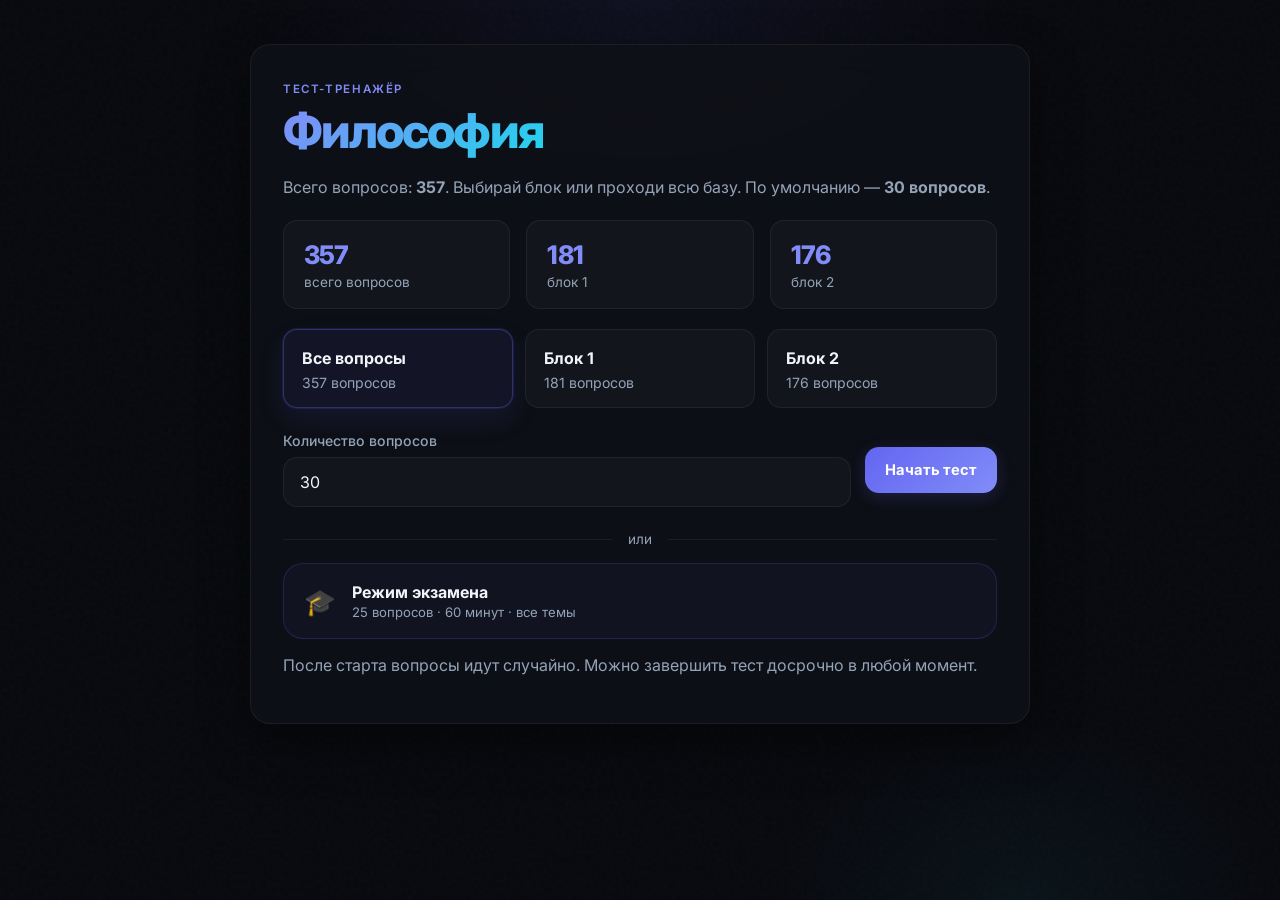
<file: quiz_phl_1/index.html>
<!doctype html>
<html lang="ru">
<head>
  <meta charset="utf-8">
  <meta name="viewport" content="width=device-width, initial-scale=1">
  <title>Философия — тесты</title>
  <meta name="description" content="Тесты по философии — подготовка к экзаменам">
  <link href="https://fonts.googleapis.com/css2?family=Inter:wght@300;400;500;600;700;800;900&display=swap" rel="stylesheet">
  <link rel="stylesheet" href="css/style.css">
  <script src="data/manifest.js" defer></script>
  <script src="js/app.js" defer></script>
</head>
<body>
  <main id="app" aria-live="polite"></main>
  <noscript>
    <div style="max-width:720px;margin:40px auto;padding:24px;font-family:system-ui,sans-serif;color:#94a3b8;">
      Для работы теста нужен JavaScript.
    </div>
  </noscript>
</body>
</html>
</file>
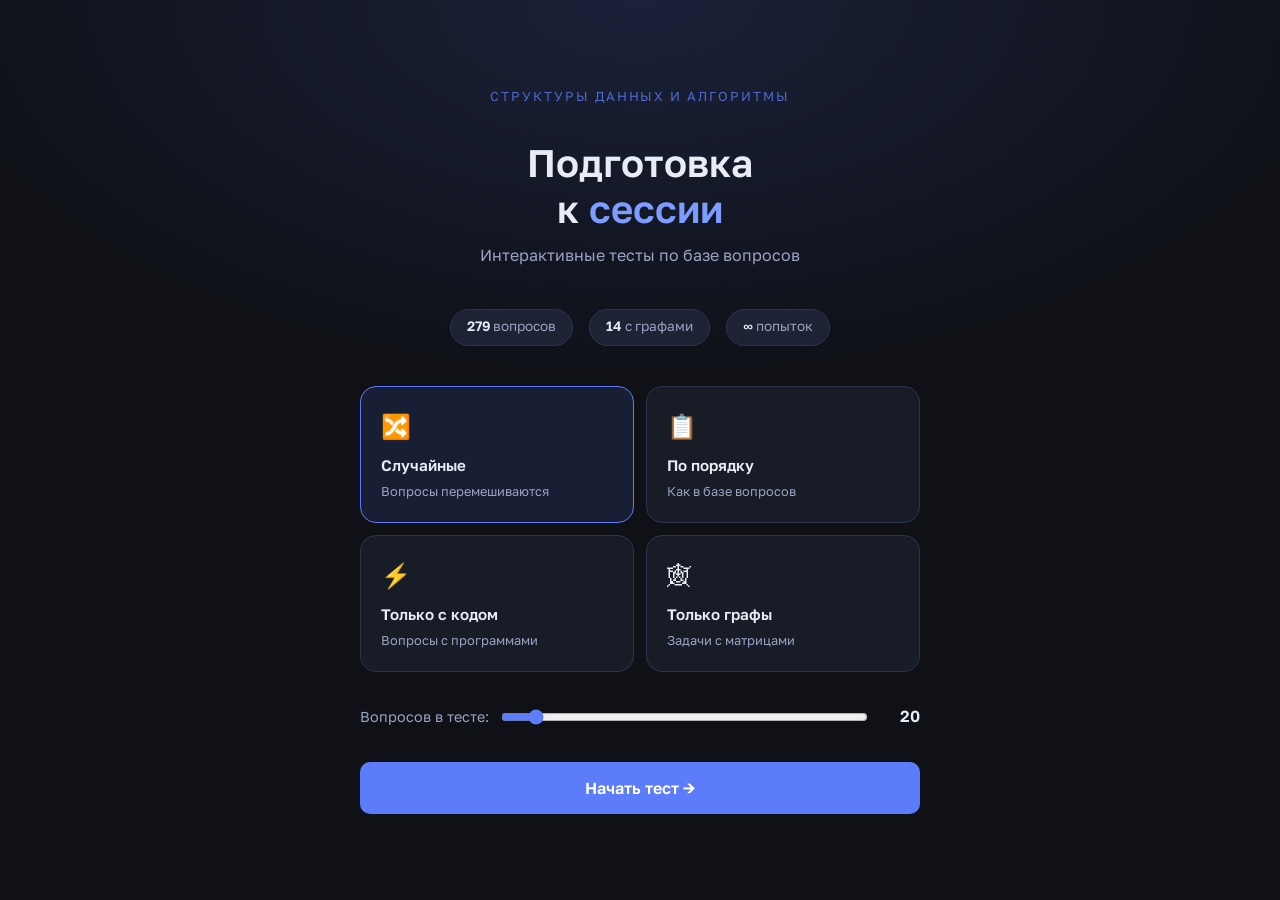
<file: dsa/quiz_dsa.html>
<!DOCTYPE html>
<html lang="ru">
<head>
<meta charset="UTF-8">
<meta name="viewport" content="width=device-width, initial-scale=1.0">
<title>Структуры данных и алгоритмы — Квиз</title>
<link href="https://fonts.googleapis.com/css2?family=Golos+Text:wght@400;500;600&family=JetBrains+Mono:wght@400;500&display=swap" rel="stylesheet">
<style>
*{box-sizing:border-box;margin:0;padding:0}
:root{
  --bg:#0f1117;--bg2:#181c27;--bg3:#1e2235;--bg4:#252a3d;
  --border:#2d3450;--border2:#3d4468;
  --text:#e8ecf5;--text2:#9aa3c2;--text3:#6b748f;
  --accent:#5c7cfa;--accent2:#7c9dff;--accent-bg:rgba(92,124,250,0.12);
  --green:#2dd4a0;--green-bg:rgba(45,212,160,0.1);
  --red:#f87171;--red-bg:rgba(248,113,113,0.1);
  --yellow:#fbbf24;--yellow-bg:rgba(251,191,36,0.1);
  --radius:10px;--radius-lg:16px;
  --font:'Golos Text',sans-serif;--mono:'JetBrains Mono',monospace;
}
body{background:var(--bg);color:var(--text);font-family:var(--font);min-height:100vh;line-height:1.6}

/* ---- SCREEN SYSTEM ---- */
.screen{display:none;min-height:100vh;padding:2rem 1rem}
.screen.active{display:flex;flex-direction:column;align-items:center;justify-content:center}

/* ---- HOME ---- */
#home{background:radial-gradient(ellipse 80% 60% at 50% 0%, rgba(92,124,250,0.15) 0%, transparent 70%)}
.home-inner{max-width:560px;width:100%;text-align:center}
.logo{font-size:13px;letter-spacing:.15em;color:var(--accent);text-transform:uppercase;margin-bottom:2rem;opacity:.8}
h1{font-size:2.4rem;font-weight:600;line-height:1.2;margin-bottom:.75rem}
h1 span{color:var(--accent2)}
.subtitle{color:var(--text2);font-size:1rem;margin-bottom:2.5rem}
.stats-row{display:flex;gap:1rem;justify-content:center;margin-bottom:2.5rem}
.stat-pill{background:var(--bg3);border:1px solid var(--border);border-radius:50px;padding:.4rem 1rem;font-size:.85rem;color:var(--text2)}
.stat-pill strong{color:var(--text);font-weight:600}
.mode-grid{display:grid;grid-template-columns:1fr 1fr;gap:.75rem;margin-bottom:2rem}
.mode-card{background:var(--bg2);border:1px solid var(--border);border-radius:var(--radius-lg);padding:1.25rem;cursor:pointer;text-align:left;transition:border-color .2s,background .2s;position:relative;overflow:hidden}
.mode-card:hover{border-color:var(--accent);background:var(--bg3)}
.mode-card.selected{border-color:var(--accent);background:var(--accent-bg)}
.mode-card .mc-icon{font-size:1.5rem;margin-bottom:.5rem}
.mode-card h3{font-size:.95rem;font-weight:600;margin-bottom:.25rem}
.mode-card p{font-size:.8rem;color:var(--text2)}
.count-row{display:flex;align-items:center;gap:.75rem;margin-bottom:2rem}
.count-row label{font-size:.9rem;color:var(--text2);white-space:nowrap}
.count-row input[type=range]{flex:1;accent-color:var(--accent)}
.count-row .count-val{font-weight:600;min-width:2.5rem;text-align:right}
.btn-primary{width:100%;padding:1rem;border-radius:var(--radius);border:none;background:var(--accent);color:#fff;font-size:1rem;font-weight:600;cursor:pointer;transition:opacity .2s,transform .1s;font-family:var(--font)}
.btn-primary:hover{opacity:.9}
.btn-primary:active{transform:scale(.98)}

/* ---- QUIZ ---- */
#quiz{background:var(--bg);padding:0;justify-content:flex-start;align-items:stretch}
.quiz-header{background:var(--bg2);border-bottom:1px solid var(--border);padding:1rem 1.5rem;display:flex;align-items:center;gap:1rem;position:sticky;top:0;z-index:10}
.quiz-progress-bar{flex:1;height:6px;background:var(--bg4);border-radius:3px;overflow:hidden}
.quiz-progress-fill{height:100%;background:var(--accent);border-radius:3px;transition:width .4s ease}
.quiz-counter{font-size:.85rem;color:var(--text2);white-space:nowrap}
.quiz-timer{font-family:var(--mono);font-size:.9rem;color:var(--text2);background:var(--bg3);border:1px solid var(--border);border-radius:6px;padding:.2rem .6rem;min-width:60px;text-align:center}
.quiz-score-live{font-size:.85rem;color:var(--green);font-weight:500;white-space:nowrap}
.quiz-body{max-width:720px;width:100%;margin:0 auto;padding:2rem 1.5rem;flex:1}
.q-number{font-size:.8rem;letter-spacing:.1em;color:var(--text3);text-transform:uppercase;margin-bottom:.75rem}
.q-text{font-size:1.1rem;font-weight:500;margin-bottom:1.25rem;line-height:1.5}
.q-text code,.q-code{font-family:var(--mono);font-size:.85rem;background:var(--bg3);border:1px solid var(--border);border-radius:6px;padding:.75rem 1rem;display:block;margin:.75rem 0;white-space:pre;overflow-x:auto;color:#c9d1f0}
.q-image{display:block;max-width:100%;border-radius:var(--radius);border:1px solid var(--border);margin-bottom:1rem;background:var(--bg3)}
.options-list{display:flex;flex-direction:column;gap:.6rem;margin-bottom:2rem}
.option{background:var(--bg2);border:1.5px solid var(--border);border-radius:var(--radius);padding:.85rem 1.1rem;cursor:pointer;display:flex;align-items:flex-start;gap:.85rem;transition:border-color .15s,background .15s;text-align:left;width:100%;font-family:var(--font);font-size:.95rem;color:var(--text);line-height:1.5}
.option:hover:not(.revealed){border-color:var(--accent);background:var(--accent-bg)}
.option.selected:not(.revealed){border-color:var(--accent2);background:var(--accent-bg)}
.option.correct{border-color:var(--green);background:var(--green-bg)}
.option.wrong{border-color:var(--red);background:var(--red-bg)}
.option.dim{opacity:.45}
.opt-letter{min-width:26px;height:26px;border-radius:6px;background:var(--bg3);border:1px solid var(--border);display:flex;align-items:center;justify-content:center;font-size:.8rem;font-weight:600;flex-shrink:0;transition:background .15s,border-color .15s}
.option.correct .opt-letter{background:var(--green);border-color:var(--green);color:#0a1a14}
.option.wrong .opt-letter{background:var(--red);border-color:var(--red);color:#1a0a0a}
.opt-text{flex:1;font-family:var(--mono);font-size:.85rem}
.opt-text.plain{font-family:var(--font);font-size:.95rem}
.btn-row{display:flex;gap:.75rem}
.btn-sec{flex:1;padding:.75rem;border-radius:var(--radius);border:1.5px solid var(--border);background:transparent;color:var(--text2);font-size:.9rem;cursor:pointer;font-family:var(--font);transition:border-color .2s,color .2s}
.btn-sec:hover{border-color:var(--border2);color:var(--text)}
.btn-acc{flex:2;padding:.75rem;border-radius:var(--radius);border:none;background:var(--accent);color:#fff;font-size:.9rem;font-weight:600;cursor:pointer;font-family:var(--font);transition:opacity .2s}
.btn-acc:hover{opacity:.85}
.btn-acc:disabled{opacity:.35;cursor:not-allowed}
.feedback{margin-top:1rem;padding:.75rem 1rem;border-radius:var(--radius);font-size:.9rem}
.feedback.correct{background:var(--green-bg);border:1px solid rgba(45,212,160,.3);color:var(--green)}
.feedback.wrong{background:var(--red-bg);border:1px solid rgba(248,113,113,.3);color:var(--red)}

/* ---- RESULTS ---- */
#results{background:radial-gradient(ellipse 60% 50% at 50% 0%,rgba(92,124,250,.12) 0%,transparent 70%)}
.results-inner{max-width:560px;width:100%;text-align:center}
.score-ring{position:relative;width:140px;height:140px;margin:0 auto 1.5rem}
.score-ring svg{width:140px;height:140px;transform:rotate(-90deg)}
.score-ring circle{fill:none;stroke-width:10}
.ring-bg{stroke:var(--bg3)}
.ring-fill{stroke:var(--accent);stroke-linecap:round;transition:stroke-dashoffset 1s ease}
.score-num{position:absolute;top:50%;left:50%;transform:translate(-50%,-50%);font-size:2rem;font-weight:600}
.score-pct{font-size:.85rem;color:var(--text2)}
.results-title{font-size:1.6rem;font-weight:600;margin-bottom:.5rem}
.results-sub{color:var(--text2);margin-bottom:2rem}
.results-stats{display:grid;grid-template-columns:1fr 1fr 1fr;gap:.75rem;margin-bottom:2rem}
.rs{background:var(--bg2);border:1px solid var(--border);border-radius:var(--radius);padding:1rem}
.rs-val{font-size:1.4rem;font-weight:600;margin-bottom:.2rem}
.rs-label{font-size:.75rem;color:var(--text2)}
.rs-val.green{color:var(--green)}
.rs-val.red{color:var(--red)}
.rs-val.yellow{color:var(--yellow)}
.results-btns{display:flex;flex-direction:column;gap:.75rem}
.btn-outline{padding:.85rem;border-radius:var(--radius);border:1.5px solid var(--border);background:transparent;color:var(--text);font-size:.95rem;cursor:pointer;font-family:var(--font);transition:border-color .2s}
.btn-outline:hover{border-color:var(--border2)}
.grade-badge{display:inline-block;padding:.4rem 1.2rem;border-radius:50px;font-size:.85rem;font-weight:600;margin-bottom:1rem}

@media(max-width:480px){
  h1{font-size:1.8rem}
  .mode-grid{grid-template-columns:1fr}
  .results-stats{grid-template-columns:1fr 1fr}
  .quiz-body{padding:1.25rem 1rem}
  .q-text{font-size:1rem}
}
</style>
</head>
<body>

<!-- HOME -->
<div class="screen active" id="home">
  <div class="home-inner">
    <div class="logo">Структуры данных и алгоритмы</div>
    <h1>Подготовка<br>к <span>сессии</span></h1>
    <p class="subtitle">Интерактивные тесты по базе вопросов</p>
    <div class="stats-row">
      <span class="stat-pill"><strong>279</strong> вопросов</span>
      <span class="stat-pill"><strong>14</strong> с графами</span>
      <span class="stat-pill"><strong>∞</strong> попыток</span>
    </div>
    <div class="mode-grid">
      <div class="mode-card selected" data-mode="random" onclick="selectMode(this)">
        <div class="mc-icon">🔀</div>
        <h3>Случайные</h3>
        <p>Вопросы перемешиваются</p>
      </div>
      <div class="mode-card" data-mode="order" onclick="selectMode(this)">
        <div class="mc-icon">📋</div>
        <h3>По порядку</h3>
        <p>Как в базе вопросов</p>
      </div>
      <div class="mode-card" data-mode="hard" onclick="selectMode(this)">
        <div class="mc-icon">⚡</div>
        <h3>Только с кодом</h3>
        <p>Вопросы с программами</p>
      </div>
      <div class="mode-card" data-mode="graphs" onclick="selectMode(this)">
        <div class="mc-icon">🕸</div>
        <h3>Только графы</h3>
        <p>Задачи с матрицами</p>
      </div>
    </div>
    <div class="count-row">
      <label>Вопросов в тесте:</label>
      <input type="range" id="qcount" min="5" max="200" value="20" step="5" oninput="document.getElementById('qcount-val').textContent=this.value">
      <span class="count-val" id="qcount-val">20</span>
    </div>
    <button class="btn-primary" onclick="startQuiz()">Начать тест →</button>
  </div>
</div>

<!-- QUIZ -->
<div class="screen" id="quiz">
  <div class="quiz-header">
    <div class="quiz-progress-bar"><div class="quiz-progress-fill" id="prog-fill"></div></div>
    <div class="quiz-counter" id="q-counter">1 / 20</div>
    <div class="quiz-timer" id="timer">0:00</div>
    <div class="quiz-score-live" id="score-live">✓ 0</div>
  </div>
  <div class="quiz-body" id="quiz-body"></div>
</div>

<!-- RESULTS -->
<div class="screen" id="results">
  <div class="results-inner">
    <div class="score-ring">
      <svg viewBox="0 0 140 140"><circle class="ring-bg" cx="70" cy="70" r="60"/><circle class="ring-fill" id="ring-fill" cx="70" cy="70" r="60" stroke-dasharray="377" stroke-dashoffset="377"/></svg>
      <div class="score-num" id="res-pct">0%</div>
    </div>
    <div class="grade-badge" id="res-grade">—</div>
    <div class="results-title" id="res-title">Тест завершён</div>
    <div class="results-sub" id="res-sub"></div>
    <div class="results-stats">
      <div class="rs"><div class="rs-val green" id="res-correct">0</div><div class="rs-label">Правильно</div></div>
      <div class="rs"><div class="rs-val red" id="res-wrong">0</div><div class="rs-label">Неверно</div></div>
      <div class="rs"><div class="rs-val yellow" id="res-time">—</div><div class="rs-label">Время</div></div>
    </div>
    <div class="results-btns">
      <button class="btn-primary" onclick="startQuiz()">Пройти снова</button>
      <button class="btn-outline" onclick="showScreen('home')">На главную</button>
    </div>
  </div>
</div>

<script>
const ALL_QUESTIONS = [{"id":1,"question":"Данная операция заключается в выделении памяти для структуры данных.","options":[{"letter":"A","text":"уничтожение","correct":false},{"letter":"B","text":"выбор (доступ)","correct":false},{"letter":"C","text":"создание","correct":true},{"letter":"D","text":"обновление","correct":false}]},{"id":2,"question":"Кем был предложен и реализован алгоритм быстрой сортировки","options":[{"letter":"A","text":"Р.Седжвик","correct":false},{"letter":"B","text":"Ч.Хоар","correct":true},{"letter":"C","text":"Д.Кнут","correct":false},{"letter":"D","text":"Д. Шелл","correct":false}]},{"id":3,"question":"В каких целях используется указатель Next в односвязном списке?","options":[{"letter":"A","text":"Для указания конца списка","correct":false},{"letter":"B","text":"Для обращения к следующему элементу","correct":true},{"letter":"C","text":"Для обращения к предыдущему элементу","correct":false},{"letter":"D","text":"Для указания начала списка","correct":false}]},{"id":4,"question":"Последовательный список, для которого включение и исключение элементов выполняются только с одной стороны называется","options":[{"letter":"A","text":"Деком","correct":false},{"letter":"B","text":"Строкой","correct":false},{"letter":"C","text":"Очередью","correct":false},{"letter":"D","text":"Стеком","correct":true}]},{"id":5,"question":"… – называется дерево, у которого все листья находятся на одном уровне, и каждая внутренняя вершина имеет непустые левое и правое поддеревья.","options":[{"letter":"A","text":"Строго двоичное дерево","correct":false},{"letter":"B","text":"Сбалансированное бинарное дерево","correct":false},{"letter":"C","text":"Полное бинарное дерево","correct":true},{"letter":"D","text":"Дерево минимальной высоты","correct":false}]},{"id":6,"question":"Если связям в графе назначены веса, то граф называется …","options":[{"letter":"A","text":"Неориентированным","correct":false},{"letter":"B","text":"Взвешенный","correct":true},{"letter":"C","text":"Ориентированным","correct":false},{"letter":"D","text":"Смешанным","correct":false}]},{"id":7,"question":"Определите предназначение функции: void FUNCTION(int **A, int N) { for (int i=0; i<N; i++) for (int j=0; j<N; j++) cin >> A[i][j]; }","options":[{"letter":"A","text":"Функция для вычисления следа матрицы","correct":false},{"letter":"B","text":"Функция для ручного ввода матрицы","correct":true},{"letter":"C","text":"Функция для заполнения матрицы случайными числами","correct":false},{"letter":"D","text":"Функция для вывода матрицы на экран","correct":false}]},{"id":8,"question":"Входной поток для структуры \"очередь\" подается команда. Если входном потоке идет символ латинского алфавита обозначает ввод элемента с соответствующим символьными данными в структуру, а символ звездочка удаление элемента из структуры. Вывести состояние структуры (вывод структуры на экран) после выполнения команды DZJR***FAGD**QEBM*HWWV***LBAZ**","options":[{"letter":"A","text":"BLHBEQAFD","correct":false},{"letter":"B","text":"MHWWVLBAZ","correct":true},{"letter":"C","text":"RGDEBMVAZ","correct":false},{"letter":"D","text":"QDGAFRJZD","correct":false}]},{"id":9,"question":"Построить бинарное дерево поиска (Binary Search Tree) из заданных данных D={25, 16, 38, 31, 17, 20, 36, 10, 41}. Определите количество листьев из полученного дерева","options":[{"letter":"A","text":"3","correct":false},{"letter":"B","text":"2","correct":false},{"letter":"C","text":"4","correct":true},{"letter":"D","text":"5","correct":false}]},{"id":10,"question":"Чему равна насыщенность графа заданного виде матрицы смежности: 0, 1, 1, 0, 1, 0 1, 0, 0, 0, 0, 1 1, 0, 0, 1, 0, 0 0, 0, 1, 0, 0, 1 1, 0, 0, 0, 0, 0 0, 1, 0, 1, 0, 0","options":[{"letter":"A","text":"D=6/30","correct":false},{"letter":"B","text":"D=12/30","correct":true},{"letter":"C","text":"D=14/30","correct":false},{"letter":"D","text":"D=7/30","correct":false}]},{"id":11,"question":"Чему равен размер (количество ребер) для заданного графа виде матрицы смежности: 0, 1, 0, 1, 0, 0 1, 0, 1, 0, 1, 0 0, 1, 0, 0, 0, 0 1, 0, 0, 0, 0, 0 0, 1, 0, 0, 0, 1 0, 0, 0, 0, 1, 0","options":[{"letter":"A","text":"5","correct":true},{"letter":"B","text":"12","correct":false},{"letter":"C","text":"10","correct":false},{"letter":"D","text":"6","correct":false}]},{"id":12,"question":"Чему равна максимальная и минимальная степени вершин заданного графа виде матрицы смежности: 0, 0, 0, 1, 0, 1 0, 0, 0, 1, 0, 1 0, 0, 0, 1, 0, 0 1, 1, 1, 0, 1, 1 0, 0, 0, 1, 0, 0 1, 1, 0, 1, 0, 0","options":[{"letter":"A","text":"3 1","correct":false},{"letter":"B","text":"4 1","correct":false},{"letter":"C","text":"5 1","correct":true},{"letter":"D","text":"5 2","correct":false}]},{"id":13,"question":"Укажите вариант где отображена матрица смежности для заданного графа","options":[{"letter":"A","text":"0, 1, 1, 0, 0, 0 1, 0, 0, 0, 1, 1 1, 0, 0, 1, 1, 0 0, 0, 1, 0, 1, 0 0, 1, 1, 1, 0, 1 0, 1, 0, 0, 1, 0","correct":false},{"letter":"B","text":"0, 0, 1, 0, 0, 0 0, 0, 1, 1, 0, 0 1, 1, 0, 0, 0, 1 0, 1, 0, 0, 1, 1 0, 0, 0, 1, 0, 1 0, 0, 1, 1, 1, 0","correct":true},{"letter":"C","text":"0, 1, 0, 1, 1, 0 1, 0, 1, 0, 0, 1 0, 1, 0, 0, 1, 1 1, 0, 0, 0, 0, 1 1, 0, 1, 0, 0, 0 0, 1, 1, 1, 0, 0","correct":false},{"letter":"D","text":"0, 1, 1, 0, 1, 1 1, 0, 0, 0, 1, 0 1, 0, 0, 1, 0, 0 0, 0, 1, 0, 1, 0 1, 1, 0, 1, 0, 1 1, 0, 0, 0, 1, 0","correct":false}],"image":"[data-uri]"},{"id":14,"question":"Построить бинарное дерево поиска (Binary Search Tree) из заданных данных D={25, 36, 41, 14, 16, 38, 27, 12, 20}. Определите сумму листьев из полученного дерева","options":[{"letter":"A","text":"86","correct":false},{"letter":"B","text":"107","correct":false},{"letter":"C","text":"97","correct":true},{"letter":"D","text":"115","correct":false}]},{"id":15,"question":"Построить бинарное дерево поиска (Binary Search Tree) из заданных данных D={25, 20, 46, 48, 37, 10, 22, 32, 24}. Определите результат обратного обхода (Postorder Traversal)","options":[{"letter":"A","text":"24,32,10,22,37,48,20,46,25.","correct":false},{"letter":"B","text":"10,24,22,20,32,37,48,46,25.","correct":true},{"letter":"C","text":"10,20,22,24,32,37,46,48,25.","correct":false},{"letter":"D","text":"10,22,24,20,32,37,46,48,25.","correct":false}]},{"id":16,"question":"Дана матрица смежности графа: 0, 0, 0, 0, 0, 1, 0, 0 0, 0, 0, 0, 1, 1, 0, 1 0, 0, 0, 1, 0, 1, 1, 0 0, 0, 1, 0, 1, 0, 1, 0 0, 1, 0, 1, 0, 0, 0, 0 1, 1, 1, 0, 0, 0, 0, 1 0, 0, 1, 1, 0, 0, 0, 1 0, 1, 0, 0, 0, 1, 1, 0 Определите порядок обхода в глубину (DFS) начиная с вершины 8","options":[{"letter":"A","text":"86134527","correct":false},{"letter":"B","text":"82675134","correct":false},{"letter":"C","text":"82543617","correct":true},{"letter":"D","text":"87452631","correct":false}]},{"id":17,"question":"Определите результат нижеследующей рекурсивной программы: void f1(int n); void f2(int n); int main () { f2(9); return 0; } void f1(int n){ if (n <= 0) return; f2(n-1); cout << n; } void f2(int n) { if (n <= 0) return; cout << n; f1(n-2); }","options":[{"letter":"A","text":"852369","correct":false},{"letter":"B","text":"741369","correct":false},{"letter":"C","text":"963147","correct":true},{"letter":"D","text":"963258","correct":false}]},{"id":18,"question":"По признаку изменчивости во времени или в процессе выполнения программы структуры классифицируются на ...","options":[{"letter":"A","text":"Простые и сложные","correct":false},{"letter":"B","text":"Статические, полустатические и динамические","correct":true},{"letter":"C","text":"Линейные и нелинейные","correct":false},{"letter":"D","text":"Связные и несвязные","correct":false}]},{"id":19,"question":"Определите эффективность быстрой сортировки (Quick Sort), выраженная в нотации большого О","options":[{"letter":"A","text":"O(N * logN)","correct":true},{"letter":"B","text":"O(N3)","correct":false},{"letter":"C","text":"O(N)","correct":false},{"letter":"D","text":"O(N2)","correct":false}]},{"id":20,"question":"На каком этапе рекурсивной триады предполагается нахождение в решаемой задаче тривиальных случаев, результат для которых очевиден и не требует проведения расчетов","options":[{"letter":"A","text":"декомпозиция","correct":false},{"letter":"B","text":"выделение базы","correct":true},{"letter":"C","text":"вызов","correct":false},{"letter":"D","text":"параметризация","correct":false}]},{"id":21,"question":"Какую функцию выполняет метод BACK определенный в STL – QUEUE","options":[{"letter":"A","text":"чтение с конца","correct":true},{"letter":"B","text":"добавление элемента","correct":false},{"letter":"C","text":"проверка на пустоту","correct":false},{"letter":"D","text":"удаление элемента","correct":false}]},{"id":22,"question":"Сколько и какие используются способы обходов в дереве поиска?","options":[{"letter":"A","text":"Два (обход в ширину и обход в глубину)","correct":false},{"letter":"B","text":"Три (прямой, обратный, противоположный)","correct":false},{"letter":"C","text":"Три (прямой, обратный, симметричный)","correct":true},{"letter":"D","text":"Два (обход в ширину и обход в длину)","correct":false}]},{"id":23,"question":"Путь, в котором первая и последняя вершины совпадают","options":[{"letter":"A","text":"Степень","correct":false},{"letter":"B","text":"Цепь","correct":false},{"letter":"C","text":"Цикл","correct":true},{"letter":"D","text":"Петля","correct":false}]},{"id":24,"question":"Определите предназначение функции: void FUNCTION(int n) { if (n==0) return; FUNCTION(n-1); cout << n << \" \"; }","options":[{"letter":"A","text":"Функция вывода чисел в порядке возрастания","correct":true},{"letter":"B","text":"Функция вывода чисел в порядке чередования сначала четных затем нечетных","correct":false},{"letter":"C","text":"Функция вывода чисел в порядке чередования сначала нечетных затем четных","correct":false},{"letter":"D","text":"Функция вывода чисел в порядке убывания","correct":false}]},{"id":25,"question":"Входной поток для структуры \"стек\" подается команда. Если входном потоке идет символ латинского алфавита обозначает ввод элемента с соответствующим символьными данными в структуру, а символ звездочка удаление элемента из структуры. Вывести состояние структуры (вывод структуры на экран) после выполнения команды BHFC**IDRR**OBXU***PAJY***ACSD**","options":[{"letter":"A","text":"RRDICFHB","correct":false},{"letter":"B","text":"FCRRUYSD","correct":false},{"letter":"C","text":"PAJYACSD","correct":false},{"letter":"D","text":"CAPODIHB","correct":true}]},{"id":26,"question":"Построить бинарное дерево поиска (Binary Search Tree) из заданных данных D={25, 37, 19, 32, 12, 44, 42, 20, 21}. Определите количество ветвей (промежуточных узлов) из полученного дерева","options":[{"letter":"A","text":"5","correct":true},{"letter":"B","text":"2","correct":false},{"letter":"C","text":"4","correct":false},{"letter":"D","text":"3","correct":false}]},{"id":27,"question":"Чему равна насыщенность графа заданного виде матрицы смежности: 0, 0, 1, 1, 1, 1 0, 0, 0, 0, 0, 1 1, 0, 0, 0, 0, 0 1, 0, 0, 0, 0, 0 1, 0, 0, 0, 0, 1 1, 1, 0, 0, 1, 0","options":[{"letter":"A","text":"D=7/30","correct":false},{"letter":"B","text":"D=14/30","correct":false},{"letter":"C","text":"D=6/30","correct":false},{"letter":"D","text":"D=12/30","correct":true}]},{"id":28,"question":"Чему равен размер (количество ребер) для заданного графа виде матрицы смежности: 0, 1, 0, 0, 1, 0 1, 0, 0, 1, 0, 1 0, 0, 0, 1, 0, 1 0, 1, 1, 0, 1, 1 1, 0, 0, 1, 0, 0 0, 1, 1, 1, 0, 0","options":[{"letter":"A","text":"16","correct":false},{"letter":"B","text":"7","correct":false},{"letter":"C","text":"8","correct":true},{"letter":"D","text":"14","correct":false}]},{"id":29,"question":"Чему равна максимальная и минимальная степени вершин заданного графа виде матрицы смежности: 0, 0, 1, 0, 1, 1 0, 0, 1, 0, 0, 1 1, 1, 0, 0, 0, 0 0, 0, 0, 0, 1, 1 1, 0, 0, 1, 0, 1 1, 1, 0, 1, 1, 0","options":[{"letter":"A","text":"4 3","correct":true},{"letter":"B","text":"4 2","correct":false},{"letter":"C","text":"3 2","correct":false},{"letter":"D","text":"5 2","correct":false}]},{"id":30,"question":"Укажите вариант где отображена матрица смежности для заданного графа","options":[{"letter":"A","text":"0, 0, 0, 1, 1, 1 0, 0, 1, 1, 0, 0 0, 1, 0, 1, 1, 0 1, 1, 1, 0, 0, 1 1, 0, 1, 0, 0, 0 1, 0, 0, 1, 0, 0","correct":false},{"letter":"B","text":"0, 0, 1, 1, 0, 1 0, 0, 0, 1, 1, 0 1, 0, 0, 0, 0, 1 1, 1, 0, 0, 1, 0 0, 1, 0, 1, 0, 1 1, 0, 1, 0, 1, 0","correct":false},{"letter":"C","text":"0, 1, 1, 1, 0, 1 1, 0, 0, 1, 0, 1 1, 0, 0, 0, 0, 0 1, 1, 0, 0, 1, 0 0, 0, 0, 1, 0, 0 1, 1, 0, 0, 0, 0","correct":false},{"letter":"D","text":"0, 0, 0, 1, 1, 1 0, 0, 0, 0, 0, 1 0, 0, 0, 1, 0, 0 1, 0, 1, 0, 1, 1 1, 0, 0, 1, 0, 0 1, 1, 0, 1, 0, 0","correct":true}],"image":"[data-uri]"},{"id":31,"question":"Построить бинарное дерево поиска (Binary Search Tree) из заданных данных D={25, 20, 46, 48, 37, 10, 22, 32, 24}. Определите сумму ветвей (промежуточных узлов) из полученного дерева","options":[{"letter":"A","text":"103","correct":false},{"letter":"B","text":"112","correct":false},{"letter":"C","text":"114","correct":false},{"letter":"D","text":"125","correct":true}]},{"id":32,"question":"Дана матрица смежности графа: 0, 0, 0, 0, 1, 1, 0, 1 0, 0, 0, 0, 0, 0, 1, 0 0, 0, 0, 1, 0, 1, 1, 1 0, 0, 1, 0, 0, 0, 0, 1 1, 0, 0, 0, 0, 0, 0, 0 1, 0, 1, 0, 0, 0, 1, 0 0, 1, 1, 0, 0, 1, 0, 0 1, 0, 1, 1, 0, 0, 0, 0 Определите порядок обхода в глубину (DFS) начиная с вершины 2","options":[{"letter":"A","text":"27364815","correct":false},{"letter":"B","text":"27638415","correct":false},{"letter":"C","text":"27615843","correct":false},{"letter":"D","text":"27348156","correct":true}]},{"id":33,"question":"На физическом уровне структур данных ...","options":[{"letter":"A","text":"исследуется конкретные объекты обработки, их свойства и отношения между объектами","correct":false},{"letter":"B","text":"исследуется представление в ней значений и отображений данных в памяти компьютера","correct":true},{"letter":"C","text":"исследуется процесс создания программы","correct":false},{"letter":"D","text":"исследуется и разрабатывается алгоритм по заданным требованиям","correct":false}]},{"id":34,"question":"В каких целях используется указатели Next и Prev в двусвязном списке","options":[{"letter":"A","text":"Для обращения к предыдущему и начальному элементам списка","correct":false},{"letter":"B","text":"Для обращения к следующему и предыдущему элементу","correct":true},{"letter":"C","text":"Для указания к следующему и концевого элементам списка","correct":false},{"letter":"D","text":"Для указания начала и конца списка","correct":false}]},{"id":35,"question":"Какую функцию выполняет метод FRONT определенный в STL – QUEUE","options":[{"letter":"A","text":"добавление элемента","correct":false},{"letter":"B","text":"чтение с начала","correct":true},{"letter":"C","text":"проверка на пустоту","correct":false},{"letter":"D","text":"удаление элемента","correct":false}]},{"id":36,"question":"Последовательность вершин, в которой следующая вершина является смежной с предыдущей","options":[{"letter":"A","text":"Циклом","correct":false},{"letter":"B","text":"Путь","correct":true},{"letter":"C","text":"Степень","correct":false},{"letter":"D","text":"Петлей","correct":false}]},{"id":37,"question":"Определите предназначение функции: void FUNCTION(int n) { if (n==0) return; cout << n <<” ”; FUNCTION(n-1); }","options":[{"letter":"A","text":"Функция вывода чисел в порядке чередования сначала нечетных затем четных","correct":false},{"letter":"B","text":"Функция вывода чисел в порядке убывания","correct":true},{"letter":"C","text":"Функция вывода чисел в порядке чередования сначала четных затем нечетных","correct":false},{"letter":"D","text":"Функция вывода чисел в порядке возрастания","correct":false}]},{"id":38,"question":"Входной поток для структуры \"стек\" подается команда. Если входном потоке идет символ латинского алфавита обозначает ввод элемента с соответствующим символьными данными в структуру, а символ звездочка удаление элемента из структуры. Вывести состояние структуры (вывод структуры на экран) после выполнения команды KQFD***UMRF***DCEH*LPEW**LTWR*","options":[{"letter":"A","text":"CDFRMUDFQK","correct":false},{"letter":"B","text":"EHLPEWLTWR","correct":false},{"letter":"C","text":"WTLPLECDUK","correct":true},{"letter":"D","text":"DFCEHEWTWR","correct":false}]},{"id":39,"question":"Построить бинарное дерево поиска (Binary Search Tree) из заданных данных D={25, 45, 23, 20, 48, 47, 33, 13, 24}. Определите количество листьев из полученного дерева","options":[{"letter":"A","text":"5","correct":false},{"letter":"B","text":"4","correct":true},{"letter":"C","text":"2","correct":false},{"letter":"D","text":"3","correct":false}]},{"id":40,"question":"Чему равна насыщенность графа заданного виде матрицы смежности: 0, 1, 1, 1, 0, 0 1, 0, 0, 1, 0, 1 1, 0, 0, 1, 0, 0 1, 1, 1, 0, 0, 0 0, 0, 0, 0, 0, 1 0, 1, 0, 0, 1, 0","options":[{"letter":"A","text":"D=7/30","correct":false},{"letter":"B","text":"D=14/30","correct":true},{"letter":"C","text":"D=12/30","correct":false},{"letter":"D","text":"D=6/30","correct":false}]},{"id":41,"question":"Чему равен размер (количество ребер) для заданного графа виде матрицы смежности: 0, 0, 0, 0, 0, 1 0, 0, 0, 1, 0, 0 0, 0, 0, 1, 0, 1 0, 1, 1, 0, 1, 1 0, 0, 0, 1, 0, 0 1, 0, 1, 1, 0, 0","options":[{"letter":"A","text":"7","correct":true},{"letter":"B","text":"14","correct":false},{"letter":"C","text":"12","correct":false},{"letter":"D","text":"6","correct":false}]},{"id":42,"question":"Чему равна максимальная и минимальная степени вершин заданного графа виде матрицы смежности: 0, 1, 1, 1, 0, 1 1, 0, 0, 0, 1, 0 1, 0, 0, 1, 0, 0 1, 0, 1, 0, 1, 1 0, 1, 0, 1, 0, 0 1, 0, 0, 1, 0, 0","options":[{"letter":"A","text":"4 3","correct":false},{"letter":"B","text":"3 2","correct":false},{"letter":"C","text":"4 1","correct":false},{"letter":"D","text":"4 2","correct":true}]},{"id":43,"question":"Укажите вариант где отображена матрица смежности для заданного графа","options":[{"letter":"A","text":"0, 1, 1, 1, 0, 1 1, 0, 0, 0, 1, 0 1, 0, 0, 0, 1, 1 1, 0, 0, 0, 0, 1 0, 1, 1, 0, 0, 0 1, 0, 1, 1, 0, 0","correct":false},{"letter":"B","text":"0, 1, 1, 1, 0, 0 1, 0, 0, 0, 1, 0 1, 0, 0, 0, 1, 0 1, 0, 0, 0, 1, 1 0, 1, 1, 1, 0, 1 0, 0, 0, 1, 1, 0","correct":false},{"letter":"C","text":"0, 0, 0, 0, 1, 1 0, 0, 1, 1, 1, 0 0, 1, 0, 1, 0, 0 0, 1, 1, 0, 1, 1 1, 1, 0, 1, 0, 0 1, 0, 0, 1, 0, 0","correct":true},{"letter":"D","text":"0, 0, 0, 0, 1, 1 0, 0, 1, 0, 1, 0 0, 1, 0, 1, 0, 0 0, 0, 1, 0, 1, 1 1, 1, 0, 1, 0, 0 1, 0, 0, 1, 0, 0","correct":false}],"image":"[data-uri]"},{"id":44,"question":"Построить бинарное дерево поиска (Binary Search Tree) из заданных данных D={25, 22, 19, 30, 34, 38, 29, 17, 32}. Определите сумму листьев из полученного дерева","options":[{"letter":"A","text":"130","correct":true},{"letter":"B","text":"105","correct":false},{"letter":"C","text":"116","correct":false},{"letter":"D","text":"100","correct":false}]},{"id":45,"question":"Построить бинарное дерево поиска (Binary Search Tree) из заданных данных D={25, 40, 16, 11, 44, 36, 18, 37, 42}. Определите результат обратного обхода (Postorder Traversal)","options":[{"letter":"A","text":"11,16,18,37,36,40,44,42,25.","correct":false},{"letter":"B","text":"11,18,16,42,44,37,36,40,25.","correct":false},{"letter":"C","text":"11,18,16,37,36,42,44,40,25.","correct":true},{"letter":"D","text":"37,42,11,18,36,44,16,40,25.","correct":false}]},{"id":46,"question":"Дана матрица смежности графа: 0, 1, 0, 1, 0, 0, 1, 1 1, 0, 0, 1, 0, 0, 0, 0 0, 0, 0, 0, 0, 1, 0, 0 1, 1, 0, 0, 0, 0, 0, 0 0, 0, 0, 0, 0, 1, 1, 0 0, 0, 1, 0, 1, 0, 0, 1 1, 0, 0, 0, 1, 0, 0, 0 1, 0, 0, 0, 0, 1, 0, 0 Определите порядок обхода в глубину (DFS) начиная с вершины 3","options":[{"letter":"A","text":"36587124","correct":false},{"letter":"B","text":"36571842","correct":false},{"letter":"C","text":"36571248","correct":true},{"letter":"D","text":"36817542","correct":false}]},{"id":47,"question":"Определите результат нижеследующей рекурсивной программы: void f1(int a, int b); int main () { f1(1,9); return 0; } void f1(int a, int b){ if (a == b) return; f1(a+1, b-1); cout << a << b; }","options":[{"letter":"A","text":"91827364","correct":false},{"letter":"B","text":"19283746","correct":false},{"letter":"C","text":"46372819","correct":true},{"letter":"D","text":"64738291","correct":false}]},{"id":48,"question":"Структура данных представляет собой","options":[{"letter":"A","text":"набор правил и ограничений, определяющих связи между отдельными элементами и группами данных","correct":true},{"letter":"B","text":"набор правил и ограничений, определяющих связи","correct":false},{"letter":"C","text":"некоторую иерархию данных","correct":false},{"letter":"D","text":"набор правил и ограничений, определяющих данные","correct":false}]},{"id":49,"question":"Определите эффективность бинарного поиска, выраженная в нотации большого О","options":[{"letter":"A","text":"O(1)","correct":false},{"letter":"B","text":"O(logN)","correct":true},{"letter":"C","text":"O(N)","correct":false},{"letter":"D","text":"O(N2)","correct":false}]},{"id":50,"question":"Программные объекты, которые возникают уже в процессе выполнения программы или размер значений которых определяется при выполнении программы, называются","options":[{"letter":"A","text":"Полустатические структуры данных","correct":false},{"letter":"B","text":"Рекурсивные структуры данных","correct":false},{"letter":"C","text":"Динамические структуры данных","correct":true},{"letter":"D","text":"Статические структуры данных","correct":false}]},{"id":51,"question":"Как называется вершина дерева, от которой нет исходящих обращений","options":[{"letter":"A","text":"Листья","correct":true},{"letter":"B","text":"Терминальный узел","correct":false},{"letter":"C","text":"Корень","correct":false},{"letter":"D","text":"Промежуточный узел","correct":false}]},{"id":52,"question":"Какой контейнер используется для обхода в глубину в графах?","options":[{"letter":"A","text":"стек","correct":true},{"letter":"B","text":"очередь","correct":false},{"letter":"C","text":"дек","correct":false},{"letter":"D","text":"список","correct":false}]},{"id":53,"question":"Определите предназначение функции: void FUNCTION(int **A, int N) { for (int i=0; i<N; i++) { for (int j=0; j<N; j++) cout << A[i][j] << \"\\t\"; cout << endl; } }","options":[{"letter":"A","text":"Функция для вычисления следа матрицы","correct":false},{"letter":"B","text":"Функция для заполнения матрицы случайными числами","correct":false},{"letter":"C","text":"Функция для вывода матрицы на экран","correct":true},{"letter":"D","text":"Функция для ручного ввода матрицы","correct":false}]},{"id":54,"question":"Входной поток для структуры \"очередь\" подается команда. Если входном потоке идет символ латинского алфавита обозначает ввод элемента с соответствующим символьными данными в структуру, а символ звездочка удаление элемента из структуры. Вывести состояние структуры (вывод структуры на экран) после выполнения команды ONMR***OWFZ**IRYW**AYCJ**GVVB**","options":[{"letter":"A","text":"IZFWORMNO","correct":false},{"letter":"B","text":"VGYARIWOO","correct":false},{"letter":"C","text":"RFZYWCJVB","correct":false},{"letter":"D","text":"WAYCJGVVB","correct":true}]},{"id":55,"question":"Построить бинарное дерево поиска (Binary Search Tree) из заданных данных D={25, 16, 38, 31, 17, 20, 36, 10, 41}. Определите количество ветвей (промежуточных узлов) из полученного дерева","options":[{"letter":"A","text":"4","correct":false},{"letter":"B","text":"5","correct":true},{"letter":"C","text":"2","correct":false},{"letter":"D","text":"3","correct":false}]},{"id":56,"question":"Чему равна насыщенность графа заданного виде матрицы смежности: 0, 1, 1, 0, 0, 1 1, 0, 1, 1, 1, 0 1, 1, 0, 0, 0, 1 0, 1, 0, 0, 0, 0 0, 1, 0, 0, 0, 0 1, 0, 1, 0, 0, 0","options":[{"letter":"A","text":"D=7/30","correct":false},{"letter":"B","text":"D=12/30","correct":false},{"letter":"C","text":"D=6/30","correct":false},{"letter":"D","text":"D=14/30","correct":true}]},{"id":57,"question":"Чему равен размер (количество ребер) для заданного графа виде матрицы смежности: 0, 0, 0, 1, 1, 1 0, 0, 0, 1, 1, 0 0, 0, 0, 0, 1, 0 1, 1, 0, 0, 0, 1 1, 1, 1, 0, 0, 0 1, 0, 0, 1, 0, 0","options":[{"letter":"A","text":"14","correct":false},{"letter":"B","text":"7","correct":true},{"letter":"C","text":"12","correct":false},{"letter":"D","text":"6","correct":false}]},{"id":58,"question":"Чему равна максимальная и минимальная степени вершин заданного графа виде матрицы смежности: 0, 1, 1, 1, 0, 0 1, 0, 0, 0, 0, 1 1, 0, 0, 1, 0, 1 1, 0, 1, 0, 1, 1 0, 0, 0, 1, 0, 1 0, 1, 1, 1, 1, 0","options":[{"letter":"A","text":"4 1","correct":false},{"letter":"B","text":"4 3","correct":false},{"letter":"C","text":"4 2","correct":true},{"letter":"D","text":"5 2","correct":false}]},{"id":59,"question":"Укажите вариант где отображена матрица смежности для заданного графа","options":[{"letter":"A","text":"0, 0, 0, 1, 0, 0 0, 0, 1, 0, 1, 1 0, 1, 0, 1, 1, 0 1, 0, 1, 0, 0, 1 0, 1, 1, 0, 0, 0 0, 1, 0, 1, 0, 0","correct":false},{"letter":"B","text":"0, 1, 1, 0, 0, 1 1, 0, 0, 0, 0, 0 1, 0, 0, 0, 1, 1 0, 0, 0, 0, 1, 1 0, 0, 1, 1, 0, 1 1, 0, 1, 1, 1, 0","correct":true},{"letter":"C","text":"0, 0, 1, 0, 1, 1 0, 0, 0, 1, 1, 0 1, 0, 0, 0, 0, 0 0, 1, 0, 0, 0, 1 1, 1, 0, 0, 0, 1 1, 0, 0, 1, 1, 0","correct":false},{"letter":"D","text":"0, 1, 0, 0, 1, 0 1, 0, 0, 0, 0, 1 0, 0, 0, 1, 1, 0 0, 0, 1, 0, 1, 1 1, 0, 1, 1, 0, 0 0, 1, 0, 1, 0, 0","correct":false}],"image":"[data-uri]"},{"id":60,"question":"Дана матрица смежности графа: 0, 0, 1, 0, 1, 0, 0, 0 0, 0, 0, 0, 0, 1, 1, 1 1, 0, 0, 0, 1, 0, 1, 1 0, 0, 0, 0, 0, 0, 1, 0 1, 0, 1, 0, 0, 1, 0, 0 0, 1, 0, 0, 1, 0, 0, 0 0, 1, 1, 1, 0, 0, 0, 1 0, 1, 1, 0, 0, 0, 1, 0 Определите порядок обхода в ширину(BFS) начиная с вершины 1","options":[{"letter":"A","text":"15367824","correct":false},{"letter":"B","text":"13562748","correct":false},{"letter":"C","text":"15368724","correct":false},{"letter":"D","text":"13578624","correct":true}]},{"id":61,"question":"Определите результат нижеследующей рекурсивной программы: void f1(int n); void f2(int n); int main () { f2(9); return 0; } void f2(int n){ if (n <= 0) return; f1(n-1); cout << n; } void f1(int n) { if (n <= 0) return; cout << n; f2(n-1); }","options":[{"letter":"A","text":"975312468","correct":false},{"letter":"B","text":"975318642","correct":false},{"letter":"C","text":"864213579","correct":true},{"letter":"D","text":"864297531","correct":false}]},{"id":62,"question":"Структура, которая представляет собой набор однотипных данных","options":[{"letter":"A","text":"Запись","correct":false},{"letter":"B","text":"Таблица","correct":false},{"letter":"C","text":"Множество","correct":false},{"letter":"D","text":"Массив","correct":true}]},{"id":63,"question":"Определите эффективность сортировки слиянием (Merge Sort), выраженная в нотации большого О","options":[{"letter":"A","text":"O(N2)","correct":false},{"letter":"B","text":"O(N)","correct":false},{"letter":"C","text":"O(N3)","correct":false},{"letter":"D","text":"O(N * logN)","correct":true}]},{"id":64,"question":"Структура данных, элементы которой являются такими же структурами данных, называются . . .","options":[{"letter":"A","text":"Статические структуры данных","correct":false},{"letter":"B","text":"Полустатические структуры данных","correct":false},{"letter":"C","text":"Динамические структуры данных","correct":false},{"letter":"D","text":"Рекурсивные структуры данных","correct":true}]},{"id":65,"question":"Какую функцию выполняет метод POP определенный в STL – STACK","options":[{"letter":"A","text":"добавление элемента","correct":false},{"letter":"B","text":"удаление элемента","correct":true},{"letter":"C","text":"проверка на пустоту","correct":false},{"letter":"D","text":"чтение с вершины","correct":false}]},{"id":66,"question":"Структура данных, представляющая собой совокупность элементов и отношений, образующих иерархическую структуру.","options":[{"letter":"A","text":"Список","correct":false},{"letter":"B","text":"Граф","correct":false},{"letter":"C","text":"Словарь","correct":false},{"letter":"D","text":"Дерево","correct":true}]},{"id":67,"question":"Представление графа в виде массива A[n], каждый элемент которого содержит список смежных узлов вершин называется","options":[{"letter":"A","text":"матрица смежности","correct":false},{"letter":"B","text":"список ребер","correct":false},{"letter":"C","text":"матрица инцидентности","correct":false},{"letter":"D","text":"список смежности","correct":true}]},{"id":68,"question":"Определите предназначение функции: double FUNCTION(int *A, int n) { double REZ = 0; for(int i=0; i<n; i++) REZ +=A[i]; return REZ; }","options":[{"letter":"A","text":"Вычисляет произведение элементов массива данных","correct":false},{"letter":"B","text":"Вычисляет сумму элементов массива данных","correct":true},{"letter":"C","text":"Вычисляет среднеарифметическое значение массива данных","correct":false},{"letter":"D","text":"Вычисляет среднегеометрическое значение массива данных","correct":false}]},{"id":69,"question":"Входной поток для структуры \"стек\" подается команда. Если входном потоке идет символ латинского алфавита обозначает ввод элемента с соответствующим символьными данными в структуру, а символ звездочка удаление элемента из структуры. Вывести состояние структуры (вывод структуры на экран) после выполнения команды IBFN**HURM*QHRB**FYKQ**PXGG***","options":[{"letter":"A","text":"PYFHQRUHBI","correct":true},{"letter":"B","text":"HQMRUHNFBI","correct":false},{"letter":"C","text":"FNURMRBKQG","correct":false},{"letter":"D","text":"RBFYKQPXGG","correct":false}]},{"id":70,"question":"Построить бинарное дерево поиска (Binary Search Tree) из заданных данных D={25, 40, 16, 11, 44, 36, 18, 37, 42}. Определите количество листьев из полученного дерева","options":[{"letter":"A","text":"3","correct":false},{"letter":"B","text":"2","correct":false},{"letter":"C","text":"4","correct":true},{"letter":"D","text":"5","correct":false}]},{"id":71,"question":"Чему равна насыщенность графа заданного виде матрицы смежности: 0, 0, 0, 1, 1, 0 0, 0, 1, 0, 0, 1 0, 1, 0, 0, 0, 1 1, 0, 0, 0, 1, 0 1, 0, 0, 1, 0, 0 0, 1, 1, 0, 0, 0","options":[{"letter":"A","text":"D=12/30","correct":true},{"letter":"B","text":"D=14/30","correct":false},{"letter":"C","text":"D=7/30","correct":false},{"letter":"D","text":"D=6/30","correct":false}]},{"id":72,"question":"Чему равен размер (количество ребер) для заданного графа виде матрицы смежности: 0, 0, 1, 0, 1, 0 0, 0, 0, 1, 0, 1 1, 0, 0, 0, 1, 0 0, 1, 0, 0, 1, 1 1, 0, 1, 1, 0, 1 0, 1, 0, 1, 1, 0","options":[{"letter":"A","text":"8","correct":true},{"letter":"B","text":"7","correct":false},{"letter":"C","text":"16","correct":false},{"letter":"D","text":"14","correct":false}]},{"id":73,"question":"Чему равна максимальная и минимальная степени вершин заданного графа виде матрицы смежности: 0, 0, 0, 1, 1, 1 0, 0, 1, 0, 0, 0 0, 1, 0, 1, 0, 1 1, 0, 1, 0, 0, 1 1, 0, 0, 0, 0, 1 1, 0, 1, 1, 1, 0","options":[{"letter":"A","text":"4 1","correct":true},{"letter":"B","text":"3 1","correct":false},{"letter":"C","text":"3 2","correct":false},{"letter":"D","text":"4 2","correct":false}]},{"id":74,"question":"Укажите вариант где отображена матрица смежности для заданного графа","options":[{"letter":"A","text":"0, 1, 1, 0, 0, 1 1, 0, 0, 0, 0, 0 1, 0, 0, 0, 1, 1 0, 0, 0, 0, 1, 1 0, 0, 1, 1, 0, 1 1, 0, 1, 1, 1, 0","correct":false},{"letter":"B","text":"0, 0, 1, 0, 1, 1 0, 0, 0, 1, 1, 0 1, 0, 0, 0, 0, 0 0, 1, 0, 0, 0, 1 1, 1, 0, 0, 0, 1 1, 0, 0, 1, 1, 0","correct":false},{"letter":"C","text":"0, 1, 0, 0, 1, 0 1, 0, 0, 0, 0, 1 0, 0, 0, 1, 1, 0 0, 0, 1, 0, 1, 1 1, 0, 1, 1, 0, 0 0, 1, 0, 1, 0, 0","correct":true},{"letter":"D","text":"0, 0, 0, 1, 0, 0 0, 0, 1, 0, 1, 1 0, 1, 0, 1, 1, 0 1, 0, 1, 0, 0, 1 0, 1, 1, 0, 0, 0 0, 1, 0, 1, 0, 0","correct":false}],"image":"[data-uri]"},{"id":75,"question":"Построить бинарное дерево поиска (Binary Search Tree) из заданных данных D={25, 45, 23, 20, 48, 47, 33, 13, 24}. Определите сумму листьев из полученного дерева","options":[{"letter":"A","text":"136","correct":false},{"letter":"B","text":"117","correct":true},{"letter":"C","text":"84","correct":false},{"letter":"D","text":"169","correct":false}]},{"id":76,"question":"Построить бинарное дерево поиска (Binary Search Tree) из заданных данных D={25, 45, 23, 20, 48, 47, 33, 13, 24}. Определите результат прямого обхода (Preorder Traversal)","options":[{"letter":"A","text":"25,23,45,20,24,33,48,13,47.","correct":false},{"letter":"B","text":"25,23,20,13,24,45,33,48,47.","correct":true},{"letter":"C","text":"25,23,20,24,13,45,33,48,47.","correct":false},{"letter":"D","text":"25,23,24,20,13,45,48,47,33.","correct":false}]},{"id":77,"question":"Алгоритм сортировки не меняющий порядок следования равных элементов называется","options":[{"letter":"A","text":"Устойчивым (stable)","correct":true},{"letter":"B","text":"Неустойчивым (unstable)","correct":false},{"letter":"C","text":"Простым (typical)","correct":false},{"letter":"D","text":"Сложным (difficult)","correct":false}]},{"id":78,"question":"Как правильно объявить в языке С++ односвязный список при помощи стандартной библиотеки шаблонов STL","options":[{"letter":"A","text":"forward_list < int > A;","correct":true},{"letter":"B","text":"int < forward_list > A;","correct":false},{"letter":"C","text":"int < single_list > A;","correct":false},{"letter":"D","text":"single_list < int > A;","correct":false}]},{"id":79,"question":"Какой из вариантов ответа обозначает функцию удаления верхнего элемента стека","options":[{"letter":"A","text":"Pop","correct":true},{"letter":"B","text":"Empty","correct":false},{"letter":"C","text":"Push","correct":false},{"letter":"D","text":"Top","correct":false}]},{"id":80,"question":"Как математически можно выразить граф?","options":[{"letter":"A","text":"G = {V, E}","correct":true},{"letter":"B","text":"G = {K,L,R}","correct":false},{"letter":"C","text":"G = {D, R}","correct":false},{"letter":"D","text":"G = {A[1..N]}","correct":false}]},{"id":81,"question":"Представление графа в виде квадратной матрицы A порядка n называется","options":[{"letter":"A","text":"матрица инцидентности","correct":false},{"letter":"B","text":"список ребер","correct":false},{"letter":"C","text":"список смежности","correct":false},{"letter":"D","text":"матрица смежности","correct":true}]},{"id":82,"question":"Определите предназначение функции: void FUNCTION(int *A, int N) { for (int i=0; i<N; i++) cin >> A[i]; }","options":[{"letter":"A","text":"Функция для ручного ввода массива","correct":true},{"letter":"B","text":"Функция для вывода массива на экран","correct":false},{"letter":"C","text":"Функция для ручного ввода матрицы","correct":false},{"letter":"D","text":"Функция для вывода матрицы на экран","correct":false}]},{"id":83,"question":"Входной поток для структуры \"очередь\" подается команда. Если входном потоке идет символ латинского алфавита обозначает ввод элемента с соответствующим символьными данными в структуру, а символ звездочка удаление элемента из структуры. Вывести состояние структуры (вывод структуры на экран) после выполнения команды QSFU**WLUD**XZWH**VXLI**RGNL**","options":[{"letter":"A","text":"FUUDWHLINL","correct":false},{"letter":"B","text":"GRXVZXLWSQ","correct":false},{"letter":"C","text":"WHVXLIRGNL","correct":true},{"letter":"D","text":"ZXDULWUFSQ","correct":false}]},{"id":84,"question":"Чему равна насыщенность графа заданного виде матрицы смежности: 0, 0, 0, 0, 0, 1 0, 0, 1, 1, 1, 0 0, 1, 0, 1, 0, 0 0, 1, 1, 0, 1, 1 0, 1, 0, 1, 0, 0 1, 0, 0, 1, 0, 0","options":[{"letter":"A","text":"D=14/30","correct":true},{"letter":"B","text":"D=7/30","correct":false},{"letter":"C","text":"D=12/30","correct":false},{"letter":"D","text":"D=6/30","correct":false}]},{"id":85,"question":"Чему равен размер (количество ребер) для заданного графа виде матрицы смежности: 0, 0, 1, 1, 0, 1 0, 0, 0, 1, 1, 1 1, 0, 0, 1, 1, 1 1, 1, 1, 0, 0, 0 0, 1, 1, 0, 0, 0 1, 1, 1, 0, 0, 0","options":[{"letter":"A","text":"8","correct":false},{"letter":"B","text":"9","correct":true},{"letter":"C","text":"18","correct":false},{"letter":"D","text":"16","correct":false}]},{"id":86,"question":"Укажите вариант где отображена матрица смежности для заданного графа","options":[{"letter":"A","text":"0, 1, 1, 1, 0, 1 1, 0, 0, 1, 0, 1 1, 0, 0, 0, 0, 0 1, 1, 0, 0, 1, 0 0, 0, 0, 1, 0, 0 1, 1, 0, 0, 0, 0","correct":false},{"letter":"B","text":"0, 0, 0, 1, 1, 1 0, 0, 1, 1, 0, 0 0, 1, 0, 1, 1, 0 1, 1, 1, 0, 0, 1 1, 0, 1, 0, 0, 0 1, 0, 0, 1, 0, 0","correct":false},{"letter":"C","text":"0, 0, 0, 1, 1, 1 0, 0, 0, 0, 0, 1 0, 0, 0, 1, 0, 0 1, 0, 1, 0, 1, 1 1, 0, 0, 1, 0, 0 1, 1, 0, 1, 0, 0","correct":false},{"letter":"D","text":"0, 0, 1, 1, 0, 1 0, 0, 0, 1, 1, 0 1, 0, 0, 0, 0, 1 1, 1, 0, 0, 1, 0 0, 1, 0, 1, 0, 1 1, 0, 1, 0, 1, 0","correct":true}],"image":"[data-uri]"},{"id":87,"question":"Построить бинарное дерево поиска (Binary Search Tree) из заданных данных D={25, 16, 38, 31, 17, 20, 36, 10, 41}. Определите сумму листьев из полученного дерева","options":[{"letter":"A","text":"102","correct":false},{"letter":"B","text":"104","correct":false},{"letter":"C","text":"107","correct":true},{"letter":"D","text":"105","correct":false}]},{"id":88,"question":"Дана матрица смежности графа: 0, 0, 0, 0, 0, 1, 0, 0 0, 0, 0, 0, 1, 1, 0, 1 0, 0, 0, 1, 0, 1, 1, 0 0, 0, 1, 0, 1, 0, 1, 0 0, 1, 0, 1, 0, 0, 0, 0 1, 1, 1, 0, 0, 0, 0, 1 0, 0, 1, 1, 0, 0, 0, 1 0, 1, 0, 0, 0, 1, 1, 0 Определите порядок обхода в глубину (DFS) начиная с вершины 4","options":[{"letter":"A","text":"47863521","correct":false},{"letter":"B","text":"43612587","correct":true},{"letter":"C","text":"45261378","correct":false},{"letter":"D","text":"43576281","correct":false}]},{"id":89,"question":"Определите результат нижеследующей рекурсивной программы: void f1(int n); void f2(int n); int main () { f1(9); return 0; } void f1(int n){ if (n <= 0) return; f2(n-2); cout << n; } void f2(int n) { if (n <= 0) return; cout << n; f1(n-1); }","options":[{"letter":"A","text":"963258","correct":false},{"letter":"B","text":"963147","correct":false},{"letter":"C","text":"852369","correct":false},{"letter":"D","text":"741369","correct":true}]},{"id":90,"question":"Структура, которая представляет собой набор неповторяющихся данных одного и того же типа","options":[{"letter":"A","text":"Массив","correct":false},{"letter":"B","text":"Множество","correct":true},{"letter":"C","text":"Таблица","correct":false},{"letter":"D","text":"Запись","correct":false}]},{"id":91,"question":"Как правильно объявить в языке С++ двусвязный список при помощи стандартной библиотеки шаблонов STL","options":[{"letter":"A","text":"int < doublelist > A;","correct":false},{"letter":"B","text":"list < int > A;","correct":true},{"letter":"C","text":"doublelist < int > A;","correct":false},{"letter":"D","text":"int < list > A;","correct":false}]},{"id":92,"question":"Какую функцию выполняет метод PUSH определенный в STL – STACK","options":[{"letter":"A","text":"добавление элемента","correct":true},{"letter":"B","text":"удаление элемента","correct":false},{"letter":"C","text":"проверка на пустоту","correct":false},{"letter":"D","text":"чтение с вершины","correct":false}]},{"id":93,"question":"Определите результат прямого обхода (сверху вниз) для бинарного дерева состоящий из трех элементов: В(корень), А(левый потомок-лист), С(правый потомок-лист).","options":[{"letter":"A","text":"BAC","correct":true},{"letter":"B","text":"CAB","correct":false},{"letter":"C","text":"ABC","correct":false},{"letter":"D","text":"ACB","correct":false}]},{"id":94,"question":"Определите предназначение функции: void FUNCTION(int *A, int N) { for (int i=0; i<N; i++) { cout << A[i] << \"\\t\"; cout << endl; }","options":[{"letter":"A","text":"Функция для ручного ввода матрицы","correct":false},{"letter":"B","text":"Функция для вывода матрицы на экран","correct":false},{"letter":"C","text":"Функция для ручного ввода массива","correct":false},{"letter":"D","text":"Функция для вывода массива на экран","correct":true}]},{"id":95,"question":"Входной поток для структуры \"стек\" подается команда. Если входном потоке идет символ латинского алфавита обозначает ввод элемента с соответствующим символьными данными в структуру, а символ звездочка удаление элемента из структуры. Вывести состояние структуры (вывод структуры на экран) после выполнения команды NELV**IANR**RXQH***NQXB**JJJL**","options":[{"letter":"A","text":"JJQNRAIEN","correct":true},{"letter":"B","text":"RRNAIVLEN","correct":false},{"letter":"C","text":"HNQXBJJJL","correct":false},{"letter":"D","text":"LVNRHXBJL","correct":false}]},{"id":96,"question":"Построить бинарное дерево поиска (Binary Search Tree) из заданных данных D={25, 45, 23, 20, 48, 47, 33, 13, 24}. Определите количество ветвей (промежуточных узлов) из полученного дерева","options":[{"letter":"A","text":"5","correct":true},{"letter":"B","text":"2","correct":false},{"letter":"C","text":"4","correct":false},{"letter":"D","text":"3","correct":false}]},{"id":97,"question":"Чему равна максимальная и минимальная степени вершин заданного графа виде матрицы смежности: 0, 1, 0, 0, 1, 0 1, 0, 1, 1, 0, 1 0, 1, 0, 0, 1, 1 0, 1, 0, 0, 0, 0 1, 0, 1, 0, 0, 1 0, 1, 1, 0, 1, 0","options":[{"letter":"A","text":"3 2","correct":false},{"letter":"B","text":"3 1","correct":false},{"letter":"C","text":"4 1","correct":true},{"letter":"D","text":"4 2","correct":false}]},{"id":98,"question":"Построить бинарное дерево поиска (Binary Search Tree) из заданных данных D={25, 23, 37, 33, 24, 13, 38, 34, 21}. Определите сумму листьев из полученного дерева","options":[{"letter":"A","text":"109","correct":false},{"letter":"B","text":"117","correct":true},{"letter":"C","text":"114","correct":false},{"letter":"D","text":"106","correct":false}]},{"id":99,"question":"Построить бинарное дерево поиска (Binary Search Tree) из заданных данных D={25, 21, 17, 41, 32, 24, 19, 36, 45}. Определите результат обратного обхода (Postorder Traversal)","options":[{"letter":"A","text":"19,17,24,21,36,32,45,41,25.","correct":true},{"letter":"B","text":"17,19,24,21,45,36,32,41,25.","correct":false},{"letter":"C","text":"19,17,21,24,36,32,41,45,25.","correct":false},{"letter":"D","text":"17,19,21,24,32,36,41,45,25.","correct":false}]},{"id":100,"question":"Определите результат нижеследующей рекурсивной программы: void f1(int a, int b); int main () { f1(1,9); return 0; } void f1(int a, int b){ if (a == b) return; cout << a << b; f1(a+1, b-1); }","options":[{"letter":"A","text":"19283746","correct":true},{"letter":"B","text":"64738291","correct":false},{"letter":"C","text":"46372819","correct":false},{"letter":"D","text":"91827364","correct":false}]},{"id":101,"question":"На содержательном (математическом) уровне структур данных ...","options":[{"letter":"A","text":"исследуется представление в ней значений и отображений данных в памяти компьютера","correct":false},{"letter":"B","text":"исследуется конкретные объекты обработки, их свойства и отношения между объектами","correct":true},{"letter":"C","text":"исследуется и разрабатывается алгоритм по заданным требованиям","correct":false},{"letter":"D","text":"исследуется процесс создания программы","correct":false}]},{"id":102,"question":"Определите эффективность сортировки вставками (Insertion Sort), выраженная в нотации большого О","options":[{"letter":"A","text":"O(N2)","correct":true},{"letter":"B","text":"O(N3)","correct":false},{"letter":"C","text":"O(N * logN)","correct":false},{"letter":"D","text":"O(N)","correct":false}]},{"id":103,"question":"Какой заголовочный файл из стандартной библиотеки шаблонов используется для работы со стеком","options":[{"letter":"A","text":"stacks.h","correct":false},{"letter":"B","text":"stack.h","correct":true},{"letter":"C","text":"stek.h","correct":false},{"letter":"D","text":"stak.h","correct":false}]},{"id":104,"question":"Дерево минимальной высоты","options":[{"letter":"A","text":"HEAP TREE","correct":false},{"letter":"B","text":"Red Black Tree","correct":true},{"letter":"C","text":"BINARY TREE","correct":false},{"letter":"D","text":"2-3 TREE","correct":false}]},{"id":105,"question":"Входной поток для структуры \"стек\" подается команда. Если входном потоке идет символ латинского алфавита обозначает ввод элемента с соответствующим символьными данными в структуру, а символ звездочка удаление элемента из структуры. Вывести состояние структуры (вывод структуры на экран) после выполнения команды DZJR***FAGD**QEBM*HWWV***LBAZ**","options":[{"letter":"A","text":"MHWWVLBAZ","correct":false},{"letter":"B","text":"QDGAFRJZD","correct":false},{"letter":"C","text":"BLHBEQAFD","correct":true},{"letter":"D","text":"RGDEBMVAZ","correct":false}]},{"id":106,"question":"Чему равна насыщенность графа заданного виде матрицы смежности: 0, 0, 0, 1, 0, 0 0, 0, 1, 1, 1, 0 0, 1, 0, 0, 0, 0 1, 1, 0, 0, 1, 1 0, 1, 0, 1, 0, 0 0, 0, 0, 1, 0, 0","options":[{"letter":"A","text":"D=7/30","correct":false},{"letter":"B","text":"D=12/30","correct":true},{"letter":"C","text":"D=14/30","correct":false},{"letter":"D","text":"D=6/30","correct":false}]},{"id":107,"question":"Чему равен размер (количество ребер) для заданного графа виде матрицы смежности: 0, 1, 0, 0, 0, 1 1, 0, 0, 1, 1, 0 0, 0, 0, 0, 1, 1 0, 1, 0, 0, 1, 1 0, 1, 1, 1, 0, 0 1, 0, 1, 1, 0, 0","options":[{"letter":"A","text":"8","correct":true},{"letter":"B","text":"7","correct":false},{"letter":"C","text":"16","correct":false},{"letter":"D","text":"14","correct":false}]},{"id":108,"question":"Чему равна максимальная и минимальная степени вершин заданного графа виде матрицы смежности: 0, 0, 1, 1, 0, 1 0, 0, 1, 1, 1, 0 1, 1, 0, 0, 1, 0 1, 1, 0, 0, 1, 1 0, 1, 1, 1, 0, 1 1, 0, 0, 1, 1, 0","options":[{"letter":"A","text":"5 3","correct":false},{"letter":"B","text":"5 2","correct":false},{"letter":"C","text":"4 3","correct":true},{"letter":"D","text":"4 2","correct":false}]},{"id":109,"question":"Укажите вариант где отображена матрица смежности для заданного графа","options":[{"letter":"A","text":"0, 1, 1, 0, 0, 0 1, 0, 0, 0, 1, 1 1, 0, 0, 1, 1, 0 0, 0, 1, 0, 1, 0 0, 1, 1, 1, 0, 1 0, 1, 0, 0, 1, 0","correct":false},{"letter":"B","text":"0, 0, 1, 0, 0, 0 0, 0, 1, 1, 0, 0 1, 1, 0, 0, 0, 1 0, 1, 0, 0, 1, 1 0, 0, 0, 1, 0, 1 0, 0, 1, 1, 1, 0","correct":false},{"letter":"C","text":"0, 1, 0, 1, 1, 0 1, 0, 1, 0, 0, 1 0, 1, 0, 0, 1, 1 1, 0, 0, 0, 0, 1 1, 0, 1, 0, 0, 0 0, 1, 1, 1, 0, 0","correct":false},{"letter":"D","text":"0, 1, 1, 0, 1, 1 1, 0, 0, 0, 1, 0 1, 0, 0, 1, 0, 0 0, 0, 1, 0, 1, 0 1, 1, 0, 1, 0, 1 1, 0, 0, 0, 1, 0","correct":true}],"image":"[data-uri]"},{"id":110,"question":"Построить бинарное дерево поиска (Binary Search Tree) из заданных данных D={25, 37, 19, 32, 12, 44, 42, 20, 21}. Определите сумму ветвей (промежуточных узлов) из полученного дерева","options":[{"letter":"A","text":"107","correct":false},{"letter":"B","text":"120","correct":true},{"letter":"C","text":"132","correct":false},{"letter":"D","text":"95","correct":false}]},{"id":111,"question":"Укажите зарезервированное ключевое слово для динамического выделения памяти используемый ы языке С++.","options":[{"letter":"A","text":"value","correct":false},{"letter":"B","text":"create","correct":false},{"letter":"C","text":"make","correct":false},{"letter":"D","text":"new","correct":true}]},{"id":112,"question":"Определите эффективность сортировки обменом (Bubble Sort), выраженная в нотации большого О","options":[{"letter":"A","text":"O(N3)","correct":false},{"letter":"B","text":"O(N * logN)","correct":false},{"letter":"C","text":"O(N)","correct":false},{"letter":"D","text":"O(N2)","correct":true}]},{"id":113,"question":"Какой группе относится структура данных «дерево» при классификации динамических структур данных","options":[{"letter":"A","text":"Линейной","correct":false},{"letter":"B","text":"Многоступенчатой","correct":false},{"letter":"C","text":"Нелинейной","correct":true},{"letter":"D","text":"Кольцеобразной","correct":false}]},{"id":114,"question":"Какую функцию выполняет метод POP определенный в STL – QUEUE","options":[{"letter":"A","text":"проверка на пустоту","correct":false},{"letter":"B","text":"добавление элемента","correct":false},{"letter":"C","text":"удаление элемента","correct":true},{"letter":"D","text":"чтение с начала","correct":false}]},{"id":115,"question":"Если при отображении связей в графе используется дуги и ребра, то граф называется …","options":[{"letter":"A","text":"Смешанным","correct":true},{"letter":"B","text":"Взвешенный","correct":false},{"letter":"C","text":"Неориентированным","correct":false},{"letter":"D","text":"Ориентированным","correct":false}]},{"id":116,"question":"Чему равна насыщенность графа заданного виде матрицы смежности: 0, 1, 0, 0, 0, 1 1, 0, 1, 0, 0, 0 0, 1, 0, 1, 0, 0 0, 0, 1, 0, 1, 1 0, 0, 0, 1, 0, 0 1, 0, 0, 1, 0, 0","options":[{"letter":"A","text":"D=7/30","correct":true},{"letter":"B","text":"D=12/30","correct":false},{"letter":"C","text":"D=6/30","correct":false},{"letter":"D","text":"D=14/30","correct":false}]},{"id":117,"question":"Чему равен размер (количество ребер) для заданного графа виде матрицы смежности: 0, 1, 0, 0, 1, 0 1, 0, 0, 0, 1, 0 0, 0, 0, 1, 1, 0 0, 0, 1, 0, 0, 0 1, 1, 1, 0, 0, 1 0, 0, 0, 0, 1, 0","options":[{"letter":"A","text":"7","correct":false},{"letter":"B","text":"6","correct":true},{"letter":"C","text":"12","correct":false},{"letter":"D","text":"14","correct":false}]},{"id":118,"question":"Чему равна максимальная и минимальная степени вершин заданного графа виде матрицы смежности: 0, 0, 1, 1, 1, 0 0, 0, 1, 1, 1, 0 1, 1, 0, 1, 0, 1 1, 1, 1, 0, 0, 0 1, 1, 0, 0, 0, 1 0, 0, 1, 0, 1, 0","options":[{"letter":"A","text":"4 3","correct":false},{"letter":"B","text":"4 1","correct":false},{"letter":"C","text":"3 2","correct":false},{"letter":"D","text":"4 2","correct":true}]},{"id":119,"question":"Укажите вариант где отображена матрица смежности для заданного графа","options":[{"letter":"A","text":"0, 1, 1, 1, 0, 1 1, 0, 0, 0, 1, 0 1, 0, 0, 0, 1, 1 1, 0, 0, 0, 0, 1 0, 1, 1, 0, 0, 0 1, 0, 1, 1, 0, 0","correct":true},{"letter":"B","text":"0, 1, 1, 1, 0, 0 1, 0, 0, 0, 1, 0 1, 0, 0, 0, 1, 0 1, 0, 0, 0, 1, 1 0, 1, 1, 1, 0, 1 0, 0, 0, 1, 1, 0","correct":false},{"letter":"C","text":"0, 0, 0, 0, 1, 1 0, 0, 1, 0, 1, 0 0, 1, 0, 1, 0, 0 0, 0, 1, 0, 1, 1 1, 1, 0, 1, 0, 0 1, 0, 0, 1, 0, 0","correct":false},{"letter":"D","text":"0, 0, 0, 0, 1, 1 0, 0, 1, 1, 1, 0 0, 1, 0, 1, 0, 0 0, 1, 1, 0, 1, 1 1, 1, 0, 1, 0, 0 1, 0, 0, 1, 0, 0","correct":false}],"image":"[data-uri]"},{"id":120,"question":"Построить бинарное дерево поиска (Binary Search Tree) из заданных данных D={25, 40, 16, 11, 44, 36, 18, 37, 42}. Определите сумму ветвей (промежуточных узлов) из полученного дерева","options":[{"letter":"A","text":"108","correct":false},{"letter":"B","text":"107","correct":false},{"letter":"C","text":"132","correct":false},{"letter":"D","text":"136","correct":true}]},{"id":121,"question":"Построить бинарное дерево поиска (Binary Search Tree) из заданных данных D={25, 36, 41, 14, 16, 38, 27, 12, 20}. Определите результат обратного обхода (Postorder Traversal)","options":[{"letter":"A","text":"20,16,12,14,38,41,27,36,25.","correct":false},{"letter":"B","text":"12,16,20,14,38,27,41,36,25.","correct":false},{"letter":"C","text":"12,20,16,14,27,38,41,36,25.","correct":true},{"letter":"D","text":"20,38,12,16,27,41,14,36,25.","correct":false}]},{"id":122,"question":"Какой алгоритм поиска предусматривает просмотр данных выбирая серединный и укорачивающий границы просмотра в зависимости от ключа поиска.","options":[{"letter":"A","text":"Бинарный поиск (Binary Search)","correct":true},{"letter":"B","text":"Линейный поиск (Linear Search)","correct":false},{"letter":"C","text":"Поиск с пропусками (Jump Search)","correct":false},{"letter":"D","text":"Поиск хешированием (Hash-based Search)","correct":false}]},{"id":123,"question":"На каком этапе рекурсивной триады производится процесс последовательного разложения задачи на серию подзадач","options":[{"letter":"A","text":"декомпозиция","correct":true},{"letter":"B","text":"выделение базы","correct":false},{"letter":"C","text":"параметризация","correct":false},{"letter":"D","text":"вызов","correct":false}]},{"id":124,"question":"Какую функцию выполняет метод PUSH определенный в STL – QUEUE","options":[{"letter":"A","text":"проверка на пустоту","correct":false},{"letter":"B","text":"удаление элемента","correct":false},{"letter":"C","text":"добавление элемента","correct":true},{"letter":"D","text":"чтение с начала","correct":false}]},{"id":125,"question":"Сложная нелинейная многосвязная динамическая структура, отображающая свойства и связи сложного объекта.","options":[{"letter":"A","text":"Словарь","correct":false},{"letter":"B","text":"Список","correct":false},{"letter":"C","text":"Граф","correct":true},{"letter":"D","text":"Дерево","correct":false}]},{"id":126,"question":"Если при отображении связей в графе используется ребра, то граф называется …","options":[{"letter":"A","text":"Неориентированным","correct":false},{"letter":"B","text":"Взвешенный","correct":false},{"letter":"C","text":"Ориентированным","correct":true},{"letter":"D","text":"Смешанным","correct":false}]},{"id":127,"question":"Определите предназначение функции: void FUNCTION(int **A, int N) { for (int i=0; i<N; i++) for (int j=0; j<N; j++) A[i][j] = rand()%100; }","options":[{"letter":"A","text":"Функция для заполнения матрицы случайными числами","correct":true},{"letter":"B","text":"Функция для вывода матрицы на экран","correct":false},{"letter":"C","text":"Функция для ручного ввода матрицы","correct":false},{"letter":"D","text":"Функция для вычисления следа матрицы","correct":false}]},{"id":128,"question":"Входной поток для структуры \"стек\" подается команда. Если входном потоке идет символ латинского алфавита обозначает ввод элемента с соответствующим символьными данными в структуру, а символ звездочка удаление элемента из структуры. Вывести состояние структуры (вывод структуры на экран) после выполнения команды GNOJ**ATJP*VYWK**GOBX***ULWS**","options":[{"letter":"A","text":"WKGOBXULWS","correct":false},{"letter":"B","text":"OJTJPWKXWS","correct":true},{"letter":"C","text":"LUGYVJTANG","correct":false},{"letter":"D","text":"YVPJTAJONG","correct":false}]},{"id":129,"question":"Построить бинарное дерево поиска (Binary Search Tree) из заданных данных D={25, 22, 19, 30, 34, 38, 29, 17, 32}. Определите количество ветвей (промежуточных узлов) из полученного дерева","options":[{"letter":"A","text":"4","correct":true},{"letter":"B","text":"3","correct":false},{"letter":"C","text":"2","correct":false},{"letter":"D","text":"5","correct":false}]},{"id":130,"question":"Чему равна насыщенность графа заданного виде матрицы смежности: 0, 0, 1, 0, 1, 0 0, 0, 1, 0, 0, 1 1, 1, 0, 1, 0, 1 0, 0, 1, 0, 1, 0 1, 0, 0, 1, 0, 0 0, 1, 1, 0, 0, 0","options":[{"letter":"A","text":"D=6/30","correct":false},{"letter":"B","text":"D=12/30","correct":false},{"letter":"C","text":"D=7/30","correct":false},{"letter":"D","text":"D=14/30","correct":true}]},{"id":131,"question":"Чему равен размер (количество ребер) для заданного графа виде матрицы смежности: 0, 1, 0, 0, 0, 1 1, 0, 1, 1, 1, 0 0, 1, 0, 0, 0, 0 0, 1, 0, 0, 0, 0 0, 1, 0, 0, 0, 1 1, 0, 0, 0, 1, 0","options":[{"letter":"A","text":"6","correct":true},{"letter":"B","text":"5","correct":false},{"letter":"C","text":"10","correct":false},{"letter":"D","text":"12","correct":false}]},{"id":132,"question":"Чему равна максимальная и минимальная степени вершин заданного графа виде матрицы смежности: 0, 1, 1, 0, 0, 0 1, 0, 1, 1, 0, 0 1, 1, 0, 1, 1, 1 0, 1, 1, 0, 1, 1 0, 0, 1, 1, 0, 1 0, 0, 1, 1, 1, 0","options":[{"letter":"A","text":"5 2","correct":true},{"letter":"B","text":"4 3","correct":false},{"letter":"C","text":"5 3","correct":false},{"letter":"D","text":"4 2","correct":false}]},{"id":133,"question":"Построить бинарное дерево поиска (Binary Search Tree) из заданных данных D={25, 40, 16, 11, 44, 36, 18, 37, 42}. Определите результат прямого обхода (Preorder Traversal)","options":[{"letter":"A","text":"25,16,11,18,40,36,44,37,42.","correct":false},{"letter":"B","text":"25,16,11,18,40,44,42,36,37.","correct":false},{"letter":"C","text":"25,16,40,11,18,36,44,37,42.","correct":false},{"letter":"D","text":"25,16,11,18,40,36,37,44,42.","correct":true}]},{"id":134,"question":"Дана матрица смежности графа: 0, 0, 1, 0, 1, 0, 0, 0 0, 0, 0, 0, 0, 1, 1, 1 1, 0, 0, 0, 1, 0, 1, 1 0, 0, 0, 0, 0, 0, 1, 0 1, 0, 1, 0, 0, 1, 0, 0 0, 1, 0, 0, 1, 0, 0, 0 0, 1, 1, 1, 0, 0, 0, 1 0, 1, 1, 0, 0, 0, 1, 0 Определите порядок обхода в глубину (DFS) начиная с вершины 6","options":[{"letter":"A","text":"62578134","correct":false},{"letter":"B","text":"62731548","correct":false},{"letter":"C","text":"65312874","correct":false},{"letter":"D","text":"62731584","correct":true}]},{"id":135,"question":"Определите результат нижеследующей рекурсивной программы: void f1(int n); void f2(int n); int main () { f1(9); return 0; } void f1(int n){ if (n <= 0) return; f2(n-1); cout << n; } void f2(int n) { if (n <= 0) return; cout << n; f1(n-1); }","options":[{"letter":"A","text":"975312468","correct":false},{"letter":"B","text":"864297531","correct":false},{"letter":"C","text":"975318642","correct":false},{"letter":"D","text":"864213579","correct":true}]},{"id":136,"question":". . .- определение объекта посредством ссылки на себя","options":[{"letter":"A","text":"Структура","correct":false},{"letter":"B","text":"Программа","correct":false},{"letter":"C","text":"Рекурсия","correct":true},{"letter":"D","text":"Алгоритм","correct":false}]},{"id":137,"question":"Определите результат обратного обхода (снизу вверх) для бинарного дерева состоящий из трех элементов: В(корень), А(левый потомок-лист), С(правый потомок-лист).","options":[{"letter":"A","text":"ACB","correct":true},{"letter":"B","text":"BAC","correct":false},{"letter":"C","text":"CAB","correct":false},{"letter":"D","text":"ABC","correct":false}]},{"id":138,"question":"Степень вершины графа это","options":[{"letter":"A","text":"среднее число ребер, смежных вершине","correct":false},{"letter":"B","text":"среднее число ребер, инцидентных вершине","correct":false},{"letter":"C","text":"количество ребер, смежных вершине","correct":false},{"letter":"D","text":"количество ребер, инцидентных вершине","correct":true}]},{"id":139,"question":"Определите предназначение функции: void FUNCTION (int** &A, int n) { A = new int* [n]; for (int i=0; i<n; i++) A[i] = new int [n]; }","options":[{"letter":"A","text":"Функция для изменения данных на нули матрицы","correct":false},{"letter":"B","text":"Функция для выделения памяти для матрицы","correct":true},{"letter":"C","text":"Функция для очистки памяти для матрицы","correct":false},{"letter":"D","text":"Функция для заполнения данных нулями матрицы","correct":false}]},{"id":140,"question":"Входной поток для структуры \"стек\" подается команда. Если входном потоке идет символ латинского алфавита обозначает ввод элемента с соответствующим символьными данными в структуру, а символ звездочка удаление элемента из структуры. Вывести состояние структуры (вывод структуры на экран) после выполнения команды ONMR***OWFZ**IRYW**AYCJ**GVVB**","options":[{"letter":"A","text":"IZFWORMNO","correct":false},{"letter":"B","text":"VGYARIWOO","correct":true},{"letter":"C","text":"WAYCJGVVB","correct":false},{"letter":"D","text":"RFZYWCJVB","correct":false}]},{"id":141,"question":"Построить бинарное дерево поиска (Binary Search Tree) из заданных данных D={25, 20, 46, 48, 37, 10, 22, 32, 24}. Определите количество ветвей (промежуточных узлов) из полученного дерева","options":[{"letter":"A","text":"4","correct":false},{"letter":"B","text":"2","correct":false},{"letter":"C","text":"5","correct":true},{"letter":"D","text":"3","correct":false}]},{"id":142,"question":"Чему равна насыщенность графа заданного виде матрицы смежности: 0, 0, 0, 1, 1, 0 0, 0, 1, 1, 0, 0 0, 1, 0, 0, 1, 0 1, 1, 0, 0, 1, 1 1, 0, 1, 1, 0, 0 0, 0, 0, 1, 0, 0","options":[{"letter":"A","text":"D=7/30","correct":false},{"letter":"B","text":"D=12/30","correct":false},{"letter":"C","text":"D=6/30","correct":false},{"letter":"D","text":"D=14/30","correct":true}]},{"id":143,"question":"Чему равна максимальная и минимальная степени вершин заданного графа виде матрицы смежности: 0, 0, 0, 0, 0, 1 0, 0, 1, 1, 0, 0 0, 1, 0, 1, 0, 1 0, 1, 1, 0, 0, 1 0, 0, 0, 0, 0, 1 1, 0, 1, 1, 1, 0","options":[{"letter":"A","text":"4 1","correct":true},{"letter":"B","text":"3 2","correct":false},{"letter":"C","text":"4 2","correct":false},{"letter":"D","text":"3 1","correct":false}]},{"id":144,"question":"Укажите вариант где отображена матрица смежности для заданного графа","options":[{"letter":"A","text":"0, 1, 1, 1, 0, 1 1, 0, 0, 1, 0, 1 1, 0, 0, 0, 0, 0 1, 1, 0, 0, 1, 0 0, 0, 0, 1, 0, 0 1, 1, 0, 0, 0, 0","correct":true},{"letter":"B","text":"0, 0, 1, 1, 0, 1 0, 0, 0, 1, 1, 0 1, 0, 0, 0, 0, 1 1, 1, 0, 0, 1, 0 0, 1, 0, 1, 0, 1 1, 0, 1, 0, 1, 0","correct":false},{"letter":"C","text":"0, 0, 0, 1, 1, 1 0, 0, 0, 0, 0, 1 0, 0, 0, 1, 0, 0 1, 0, 1, 0, 1, 1 1, 0, 0, 1, 0, 0 1, 1, 0, 1, 0, 0","correct":false},{"letter":"D","text":"0, 0, 0, 1, 1, 1 0, 0, 1, 1, 0, 0 0, 1, 0, 1, 1, 0 1, 1, 1, 0, 0, 1 1, 0, 1, 0, 0, 0 1, 0, 0, 1, 0, 0","correct":false}],"image":"[data-uri]"},{"id":145,"question":"Построить бинарное дерево поиска (Binary Search Tree) из заданных данных D={25, 20, 46, 48, 37, 10, 22, 32, 24}. Определите сумму листьев из полученного дерева","options":[{"letter":"A","text":"112","correct":false},{"letter":"B","text":"103","correct":false},{"letter":"C","text":"125","correct":false},{"letter":"D","text":"114","correct":true}]},{"id":146,"question":"Дана матрица смежности графа: 0, 1, 0, 1, 0, 0, 1, 1 1, 0, 0, 1, 0, 0, 0, 0 0, 0, 0, 0, 0, 1, 0, 0 1, 1, 0, 0, 0, 0, 0, 0 0, 0, 0, 0, 0, 1, 1, 0 0, 0, 1, 0, 1, 0, 0, 1 1, 0, 0, 0, 1, 0, 0, 0 1, 0, 0, 0, 0, 1, 0, 0 Определите порядок обхода в глубину (DFS) начиная с вершины 7","options":[{"letter":"A","text":"71524863","correct":false},{"letter":"B","text":"71248635","correct":true},{"letter":"C","text":"71863524","correct":false},{"letter":"D","text":"75638142","correct":false}]},{"id":147,"question":"Определите результат нижеследующей рекурсивной программы: void f1(int n); void f2(int n); int main () { f1(9); return 0; } void f1(int n){ if (n <= 0) return; f2(n-1); cout << n; } void f2(int n) { if (n <= 0) return; cout << n; f1(n-2); }","options":[{"letter":"A","text":"852369","correct":true},{"letter":"B","text":"963147","correct":false},{"letter":"C","text":"963258","correct":false},{"letter":"D","text":"741369","correct":false}]},{"id":148,"question":"Какая структура образуется при помощи ключевого слова STRUCT","options":[{"letter":"A","text":"Вектор","correct":false},{"letter":"B","text":"Матрица","correct":false},{"letter":"C","text":"Запись","correct":true},{"letter":"D","text":"Объединение","correct":false}]},{"id":149,"question":"... - процесс нахождения среди набора данных теx данных, которые соответствуют некоторому ключу или аргументу.","options":[{"letter":"A","text":"Методика","correct":false},{"letter":"B","text":"Алгоритмизация","correct":false},{"letter":"C","text":"Сортировка","correct":false},{"letter":"D","text":"Поиск","correct":true}]},{"id":150,"question":"Какую функцию выполняет метод EMPTY определенный в STL – STACK","options":[{"letter":"A","text":"чтение с вершины","correct":false},{"letter":"B","text":"добавление элемента","correct":false},{"letter":"C","text":"удаление элемента","correct":false},{"letter":"D","text":"проверка на пустоту","correct":true}]},{"id":151,"question":"Степень дерева – это...","options":[{"letter":"A","text":"общее количество дуг вершин дерева","correct":false},{"letter":"B","text":"количество вершин, образующее дерево.","correct":false},{"letter":"C","text":"максимальное количество дуг одной вершины, которое входит в дерево","correct":true},{"letter":"D","text":"минимальное количество дуг одной вершины, которое входит в дерево","correct":false}]},{"id":152,"question":"Определите предназначение функции: double FUNCTION(int *A, int n) { double REZ = 0; for(int i=0; i<n; i++) REZ +=A[i]; REZ /= n; return REZ; }","options":[{"letter":"A","text":"Вычисляет сумму элементов массива данных","correct":false},{"letter":"B","text":"Вычисляет произведение элементов массива данных","correct":false},{"letter":"C","text":"Вычисляет среднеарифметическое значение массива данных","correct":true},{"letter":"D","text":"Вычисляет среднегеометрическое значение массива данных","correct":false}]},{"id":153,"question":"Входной поток для структуры \"очередь\" подается команда. Если входном потоке идет символ латинского алфавита обозначает ввод элемента с соответствующим символьными данными в структуру, а символ звездочка удаление элемента из структуры. Вывести состояние структуры (вывод структуры на экран) после выполнения команды BHFC**IDRR**OBXU***PAJY***ACSD**","options":[{"letter":"A","text":"PAJYACSD","correct":true},{"letter":"B","text":"RRDICFHB","correct":false},{"letter":"C","text":"CAPODIHB","correct":false},{"letter":"D","text":"FCRRUYSD","correct":false}]},{"id":154,"question":"Построить бинарное дерево поиска (Binary Search Tree) из заданных данных D={25, 23, 37, 33, 24, 13, 38, 34, 21}. Определите количество ветвей (промежуточных узлов) из полученного дерева","options":[{"letter":"A","text":"4","correct":false},{"letter":"B","text":"3","correct":false},{"letter":"C","text":"5","correct":true},{"letter":"D","text":"2","correct":false}]},{"id":155,"question":"Чему равна насыщенность графа заданного виде матрицы смежности: 0, 1, 0, 1, 0, 1 1, 0, 0, 0, 1, 0 0, 0, 0, 1, 0, 0 1, 0, 1, 0, 1, 1 0, 1, 0, 1, 0, 0 1, 0, 0, 1, 0, 0","options":[{"letter":"A","text":"D=7/30","correct":false},{"letter":"B","text":"D=12/30","correct":false},{"letter":"C","text":"D=6/30","correct":false},{"letter":"D","text":"D=14/30","correct":true}]},{"id":156,"question":"Укажите вариант где отображена матрица смежности для заданного графа","options":[{"letter":"A","text":"0, 1, 1, 1, 0, 0 1, 0, 0, 0, 1, 0 1, 0, 0, 0, 1, 0 1, 0, 0, 0, 1, 1 0, 1, 1, 1, 0, 1 0, 0, 0, 1, 1, 0","correct":false},{"letter":"B","text":"0, 1, 1, 1, 0, 1 1, 0, 0, 0, 1, 0 1, 0, 0, 0, 1, 1 1, 0, 0, 0, 0, 1 0, 1, 1, 0, 0, 0 1, 0, 1, 1, 0, 0","correct":false},{"letter":"C","text":"0, 0, 0, 0, 1, 1 0, 0, 1, 1, 1, 0 0, 1, 0, 1, 0, 0 0, 1, 1, 0, 1, 1 1, 1, 0, 1, 0, 0 1, 0, 0, 1, 0, 0","correct":false},{"letter":"D","text":"0, 0, 0, 0, 1, 1 0, 0, 1, 0, 1, 0 0, 1, 0, 1, 0, 0 0, 0, 1, 0, 1, 1 1, 1, 0, 1, 0, 0 1, 0, 0, 1, 0, 0","correct":true}],"image":"[data-uri]"},{"id":157,"question":"Построить бинарное дерево поиска (Binary Search Tree) из заданных данных D={25, 23, 37, 33, 24, 13, 38, 34, 21}. Определите результат обратного обхода (Postorder Traversal)","options":[{"letter":"A","text":"21,13,24,23,34,33,38,37,25.","correct":true},{"letter":"B","text":"21,34,13,24,33,38,23,37,25.","correct":false},{"letter":"C","text":"21,13,23,24,34,33,37,38,25.","correct":false},{"letter":"D","text":"13,21,23,24,33,34,37,38,25.","correct":false}]},{"id":158,"question":"Дана матрица смежности графа: 0, 0, 1, 0, 1, 0, 0, 0 0, 0, 0, 0, 0, 1, 1, 1 1, 0, 0, 0, 1, 0, 1, 1 0, 0, 0, 0, 0, 0, 1, 0 1, 0, 1, 0, 0, 1, 0, 0 0, 1, 0, 0, 1, 0, 0, 0 0, 1, 1, 1, 0, 0, 0, 1 0, 1, 1, 0, 0, 0, 1, 0 Определите порядок обхода в ширину(BFS) начиная с вершины 6","options":[{"letter":"A","text":"62731584","correct":false},{"letter":"B","text":"65231874","correct":false},{"letter":"C","text":"62578134","correct":true},{"letter":"D","text":"62513784","correct":false}]},{"id":159,"question":"Как математически можно выразить структуру данных?","options":[{"letter":"A","text":"S={D(1..N)}","correct":false},{"letter":"B","text":"S={V,E}","correct":false},{"letter":"C","text":"S={K,L,R}","correct":false},{"letter":"D","text":"S={D,R}","correct":true}]},{"id":160,"question":"Определите эффективность поиска хеширования и рехеширования, выраженная в нотации большого О","options":[{"letter":"A","text":"O(N2)","correct":false},{"letter":"B","text":"O(logN)","correct":false},{"letter":"C","text":"O(N)","correct":false},{"letter":"D","text":"O(1)","correct":true}]},{"id":161,"question":"Чему равна насыщенность графа заданного виде матрицы смежности: 0, 0, 0, 1, 1, 0 0, 0, 0, 0, 1, 0 0, 0, 0, 0, 0, 1 1, 0, 0, 0, 1, 1 1, 1, 0, 1, 0, 0 0, 0, 1, 1, 0, 0","options":[{"letter":"A","text":"D=14/30","correct":false},{"letter":"B","text":"D=12/30","correct":false},{"letter":"C","text":"D=7/30","correct":false},{"letter":"D","text":"D=6/30","correct":true}]},{"id":162,"question":"Чему равен размер (количество ребер) для заданного графа виде матрицы смежности: 0, 0, 0, 1, 1, 1 0, 0, 1, 0, 0, 1 0, 1, 0, 0, 0, 0 1, 0, 0, 0, 1, 0 1, 0, 0, 1, 0, 0 1, 1, 0, 0, 0, 0","options":[{"letter":"A","text":"6","correct":true},{"letter":"B","text":"7","correct":false},{"letter":"C","text":"14","correct":false},{"letter":"D","text":"12","correct":false}]},{"id":163,"question":"Укажите вариант где отображена матрица смежности для заданного графа","options":[{"letter":"A","text":"0, 0, 1, 0, 1, 1 0, 0, 0, 1, 1, 0 1, 0, 0, 0, 0, 0 0, 1, 0, 0, 0, 1 1, 1, 0, 0, 0, 1 1, 0, 0, 1, 1, 0","correct":true},{"letter":"B","text":"0, 1, 1, 0, 0, 1 1, 0, 0, 0, 0, 0 1, 0, 0, 0, 1, 1 0, 0, 0, 0, 1, 1 0, 0, 1, 1, 0, 1 1, 0, 1, 1, 1, 0","correct":false},{"letter":"C","text":"0, 0, 0, 1, 0, 0 0, 0, 1, 0, 1, 1 0, 1, 0, 1, 1, 0 1, 0, 1, 0, 0, 1 0, 1, 1, 0, 0, 0 0, 1, 0, 1, 0, 0","correct":false},{"letter":"D","text":"0, 1, 0, 0, 1, 0 1, 0, 0, 0, 0, 1 0, 0, 0, 1, 1, 0 0, 0, 1, 0, 1, 1 1, 0, 1, 1, 0, 0 0, 1, 0, 1, 0, 0","correct":false}],"image":"[data-uri]"},{"id":164,"question":"Построить бинарное дерево поиска (Binary Search Tree) из заданных данных D={25, 23, 37, 33, 24, 13, 38, 34, 21}. Определите результат прямого обхода (Preorder Traversal)","options":[{"letter":"A","text":"25,23,13,21,24,37,33,34,38.","correct":true},{"letter":"B","text":"25,23,13,24,21,37,33,38,34.","correct":false},{"letter":"C","text":"25,23,24,13,21,37,33,34,38.","correct":false},{"letter":"D","text":"25,23,37,13,24,33,38,21,34.","correct":false}]},{"id":165,"question":"Дана матрица смежности графа: 0, 0, 1, 0, 1, 0, 0, 0 0, 0, 0, 0, 0, 1, 1, 1 1, 0, 0, 0, 1, 0, 1, 1 0, 0, 0, 0, 0, 0, 1, 0 1, 0, 1, 0, 0, 1, 0, 0 0, 1, 0, 0, 1, 0, 0, 0 0, 1, 1, 1, 0, 0, 0, 1 0, 1, 1, 0, 0, 0, 1, 0 Определите порядок обхода в глубину (DFS) начиная с вершины 1","options":[{"letter":"A","text":"13578624","correct":true},{"letter":"B","text":"13562748","correct":false},{"letter":"C","text":"13874265","correct":false},{"letter":"D","text":"15628743","correct":false}]},{"id":166,"question":"Определите результат нижеследующей рекурсивной программы: void f1(int n); void f2(int n); int main () { f1(9); return 0; } void f2(int n){ if (n <= 0) return; cout << n; f1(n-1); } void f1(int n) { if (n <= 0) return; cout << n; f2(n-1); }","options":[{"letter":"A","text":"123456789","correct":false},{"letter":"B","text":"987654321","correct":true},{"letter":"C","text":"975318642","correct":false},{"letter":"D","text":"864297531","correct":false}]},{"id":167,"question":"Данная операция позволяет изменить значения данных в структуре данных.","options":[{"letter":"A","text":"выбор (доступ)","correct":false},{"letter":"B","text":"создание","correct":false},{"letter":"C","text":"обновление","correct":true},{"letter":"D","text":"уничтожение","correct":false}]},{"id":168,"question":"Какой метод определенный в STL – LIST используются для получения размера (количества элементов) списка.","options":[{"letter":"A","text":"capacity","correct":false},{"letter":"B","text":"count","correct":false},{"letter":"C","text":"resize","correct":false},{"letter":"D","text":"size","correct":true}]},{"id":169,"question":"Определите результат симметричного обхода (слева направо) для бинарного дерева состоящий из трех элементов: В(корень), А(левый потомок-лист), С(правый потомок-лист).","options":[{"letter":"A","text":"BAC","correct":false},{"letter":"B","text":"ACB","correct":false},{"letter":"C","text":"ABC","correct":true},{"letter":"D","text":"CAB","correct":false}]},{"id":170,"question":"Если насыщенность графа больше 0,5, то тогда граф называется","options":[{"letter":"A","text":"Двойственный","correct":false},{"letter":"B","text":"Полный","correct":false},{"letter":"C","text":"Насыщенным","correct":true},{"letter":"D","text":"Разреженный","correct":false}]},{"id":171,"question":"void FUNCTION(int n) { if (n==0) return; if (n%2 == 1) FUNCTION(n-1); cout << n << \" \"; if (n%2 == 0) FUNCTION(n-1); }","options":[{"letter":"A","text":"Функция вывода чисел в порядке чередования сначала четных затем нечетных","correct":true},{"letter":"B","text":"Функция вывода чисел в порядке чередования сначала нечетных затем четных","correct":false},{"letter":"C","text":"Функция вывода чисел в порядке убывания","correct":false},{"letter":"D","text":"Функция вывода чисел в порядке возрастания","correct":false}]},{"id":172,"question":"Построить бинарное дерево поиска (Binary Search Tree) из заданных данных D={25, 21, 17, 41, 32, 24, 19, 36, 45}. Определите количество ветвей (промежуточных узлов) из полученного дерева","options":[{"letter":"A","text":"4","correct":true},{"letter":"B","text":"5","correct":false},{"letter":"C","text":"2","correct":false},{"letter":"D","text":"3","correct":false}]},{"id":173,"question":"Чему равна насыщенность графа заданного виде матрицы смежности: 0, 1, 1, 0, 0, 1 1, 0, 0, 0, 1, 1 1, 0, 0, 0, 0, 0 0, 0, 0, 0, 0, 1 0, 1, 0, 0, 0, 1 1, 1, 0, 1, 1, 0","options":[{"letter":"A","text":"D=12/30","correct":false},{"letter":"B","text":"D=7/30","correct":false},{"letter":"C","text":"D=14/30","correct":true},{"letter":"D","text":"D=6/30","correct":false}]},{"id":174,"question":"Чему равен размер (количество ребер) для заданного графа виде матрицы смежности: 0, 1, 1, 0, 0, 0 1, 0, 1, 0, 0, 0 1, 1, 0, 0, 1, 1 0, 0, 0, 0, 1, 1 0, 0, 1, 1, 0, 0 0, 0, 1, 1, 0, 0","options":[{"letter":"A","text":"6","correct":false},{"letter":"B","text":"14","correct":false},{"letter":"C","text":"12","correct":false},{"letter":"D","text":"7","correct":true}]},{"id":175,"question":"Укажите вариант где отображена матрица смежности для заданного графа","options":[{"letter":"A","text":"0, 0, 1, 0, 0, 0 0, 0, 1, 1, 0, 0 1, 1, 0, 0, 0, 1 0, 1, 0, 0, 1, 1 0, 0, 0, 1, 0, 1 0, 0, 1, 1, 1, 0","correct":false},{"letter":"B","text":"0, 1, 1, 0, 0, 0 1, 0, 0, 0, 1, 1 1, 0, 0, 1, 1, 0 0, 0, 1, 0, 1, 0 0, 1, 1, 1, 0, 1 0, 1, 0, 0, 1, 0","correct":false},{"letter":"C","text":"0, 1, 0, 1, 1, 0 1, 0, 1, 0, 0, 1 0, 1, 0, 0, 1, 1 1, 0, 0, 0, 0, 1 1, 0, 1, 0, 0, 0 0, 1, 1, 1, 0, 0","correct":true},{"letter":"D","text":"0, 1, 1, 0, 1, 1 1, 0, 0, 0, 1, 0 1, 0, 0, 1, 0, 0 0, 0, 1, 0, 1, 0 1, 1, 0, 1, 0, 1 1, 0, 0, 0, 1, 0","correct":false}],"image":"[data-uri]"},{"id":176,"question":"Построить бинарное дерево поиска (Binary Search Tree) из заданных данных D={25, 29, 45, 39, 16, 12, 46, 20, 18}. Определите сумму листьев из полученного дерева","options":[{"letter":"A","text":"86","correct":false},{"letter":"B","text":"113","correct":false},{"letter":"C","text":"115","correct":true},{"letter":"D","text":"110","correct":false}]},{"id":177,"question":"Построить бинарное дерево поиска (Binary Search Tree) из заданных данных D={25, 36, 41, 14, 16, 38, 27, 12, 20}. Определите результат прямого обхода (Preorder Traversal)","options":[{"letter":"A","text":"25,14,12,16,20,36,27,41,38.","correct":true},{"letter":"B","text":"25,14,36,12,16,27,41,20,38.","correct":false},{"letter":"C","text":"25,14,12,16,36,41,20,38,27.","correct":false},{"letter":"D","text":"25,14,16,20,12,36,41,38,27.","correct":false}]},{"id":178,"question":"Структура, которая представляет собой конечное упорядоченное множество полей, характеризующихся различным типом данных","options":[{"letter":"A","text":"Таблица","correct":false},{"letter":"B","text":"Запись","correct":true},{"letter":"C","text":"Массив","correct":false},{"letter":"D","text":"Множество","correct":false}]},{"id":179,"question":"Как называется сортировка в оперативной памяти","options":[{"letter":"A","text":"Полная сортировка","correct":false},{"letter":"B","text":"Внутренняя сортировка","correct":true},{"letter":"C","text":"Сортировка таблицы адресов","correct":false},{"letter":"D","text":"Сортировка путём прибавления","correct":false}]},{"id":180,"question":"Каким зарезервированным словом обозначается нулевая ссылка (пустой адрес)","options":[{"letter":"A","text":"EMP","correct":false},{"letter":"B","text":"NULL","correct":true},{"letter":"C","text":"NaN","correct":false},{"letter":"D","text":"ERROR","correct":false}]},{"id":181,"question":"Как объявить в языке С++ стек при помощи стандартной библиотеки шаблонов STL","options":[{"letter":"A","text":"stek < int > A;","correct":false},{"letter":"B","text":"stacks < int > A;","correct":false},{"letter":"C","text":"stack < int > A;","correct":true},{"letter":"D","text":"stakc < int > A;","correct":false}]},{"id":182,"question":"Как называется операция «Упорядоченная последовательность вершин дерева, в которой каждая вершина встречается только один раз».","options":[{"letter":"A","text":"Высота дерева","correct":false},{"letter":"B","text":"Ширина дерева","correct":false},{"letter":"C","text":"Длина дерева","correct":false},{"letter":"D","text":"Обход дерева","correct":true}]},{"id":183,"question":"Входной поток для структуры \"очередь\" подается команда. Если входном потоке идет символ латинского алфавита обозначает ввод элемента с соответствующим символьными данными в структуру, а символ звездочка удаление элемента из структуры. Вывести состояние структуры (вывод структуры на экран) после выполнения команды PYNF***NWBE**KYUV***MHJD**FENN*","options":[{"letter":"A","text":"VMHJDFENN","correct":true},{"letter":"B","text":"KEBWNFNYP","correct":false},{"letter":"C","text":"NEFHMKWNP","correct":false},{"letter":"D","text":"FBEVJDENN","correct":false}]},{"id":184,"question":"Построить бинарное дерево поиска (Binary Search Tree) из заданных данных D={25, 45, 23, 20, 48, 47, 33, 13, 24}. Определите сумму ветвей (промежуточных узлов) из полученного дерева","options":[{"letter":"A","text":"136","correct":true},{"letter":"B","text":"84","correct":false},{"letter":"C","text":"117","correct":false},{"letter":"D","text":"169","correct":false}]},{"id":185,"question":"Дана матрица смежности графа: 0, 0, 0, 0, 1, 1, 0, 1 0, 0, 0, 0, 0, 0, 1, 0 0, 0, 0, 1, 0, 1, 1, 1 0, 0, 1, 0, 0, 0, 0, 1 1, 0, 0, 0, 0, 0, 0, 0 1, 0, 1, 0, 0, 0, 1, 0 0, 1, 1, 0, 0, 1, 0, 0 1, 0, 1, 1, 0, 0, 0, 0 Определите порядок обхода в ширину(BFS) начиная с вершины 2","options":[{"letter":"A","text":"27364815","correct":true},{"letter":"B","text":"27568413","correct":false},{"letter":"C","text":"27348156","correct":false},{"letter":"D","text":"27638415","correct":false}]},{"id":186,"question":"Кто и в каком году ввел впервые понятие граф","options":[{"letter":"A","text":"А.Ловли, 1966","correct":false},{"letter":"B","text":"Ч.Бебидж, 1946","correct":false},{"letter":"C","text":"Д.Ритчи, 1976","correct":false},{"letter":"D","text":"Д.Кениг, 1936","correct":true}]},{"id":187,"question":"Определите предназначение функции: double FUNCTION(int *A, int n) { double REZ = 1; for(int i=0; i<n; i++) REZ *=A[i]; return REZ; }","options":[{"letter":"A","text":"Вычисляет произведение элементов массива данных","correct":true},{"letter":"B","text":"Вычисляет среднеарифметическое значение массива данных","correct":false},{"letter":"C","text":"Вычисляет сумму элементов массива данных","correct":false},{"letter":"D","text":"Вычисляет среднегеометрическое значение массива данных","correct":false}]},{"id":188,"question":"Построить бинарное дерево поиска (Binary Search Tree) из заданных данных D={25, 23, 37, 33, 24, 13, 38, 34, 21}. Определите количество листьев из полученного дерева","options":[{"letter":"A","text":"2","correct":false},{"letter":"B","text":"4","correct":true},{"letter":"C","text":"5","correct":false},{"letter":"D","text":"3","correct":false}]},{"id":189,"question":"Построить бинарное дерево поиска (Binary Search Tree) из заданных данных D={25, 23, 37, 33, 24, 13, 38, 34, 21}. Определите сумму ветвей (промежуточных узлов) из полученного дерева","options":[{"letter":"A","text":"109","correct":false},{"letter":"B","text":"114","correct":false},{"letter":"C","text":"106","correct":true},{"letter":"D","text":"117","correct":false}]},{"id":190,"question":"Дана матрица смежности графа: 0, 1, 0, 1, 0, 0, 1, 1 1, 0, 0, 1, 0, 0, 0, 0 0, 0, 0, 0, 0, 1, 0, 0 1, 1, 0, 0, 0, 0, 0, 0 0, 0, 0, 0, 0, 1, 1, 0 0, 0, 1, 0, 1, 0, 0, 1 1, 0, 0, 0, 1, 0, 0, 0 1, 0, 0, 0, 0, 1, 0, 0 Определите порядок обхода в ширину(BFS) начиная с вершины 7","options":[{"letter":"A","text":"71524863","correct":false},{"letter":"B","text":"75163842","correct":false},{"letter":"C","text":"75124638","correct":true},{"letter":"D","text":"71586324","correct":false}]},{"id":191,"question":"Определите результат нижеследующей рекурсивной программы: void f1(int n); void f2(int n); int main () { f2(9); return 0; } void f1(int n){ if (n <= 0) return; f2(n-1); cout << n; } void f2(int n) { if (n <= 0) return; cout << n; f1(n-1); }","options":[{"letter":"A","text":"864213579","correct":false},{"letter":"B","text":"975318642","correct":false},{"letter":"C","text":"864297531","correct":false},{"letter":"D","text":"975312468","correct":true}]},{"id":192,"question":"На логическом уровне структур данных ...","options":[{"letter":"A","text":"исследуется и разрабатывается алгоритм по заданным требованиям","correct":false},{"letter":"B","text":"исследуется конкретные объекты обработки, их свойства и отношения между объектами","correct":true},{"letter":"C","text":"исследуется процесс создания программы","correct":false},{"letter":"D","text":"исследуется представление в ней значений и отображений данных в памяти компьютера","correct":false}]},{"id":193,"question":"Какой из вариантов ответа обозначает функцию добавления нового элемента в стек","options":[{"letter":"A","text":"Pop","correct":false},{"letter":"B","text":"Push","correct":true},{"letter":"C","text":"Top","correct":false},{"letter":"D","text":"Empty","correct":false}]},{"id":194,"question":"Чему равна насыщенность графа заданного виде матрицы смежности: 0, 0, 1, 0, 1, 1 0, 0, 0, 1, 1, 1 1, 0, 0, 0, 0, 0 0, 1, 0, 0, 0, 0 1, 1, 0, 0, 0, 1 1, 1, 0, 0, 1, 0","options":[{"letter":"A","text":"D=6/30","correct":false},{"letter":"B","text":"D=14/30","correct":true},{"letter":"C","text":"D=7/30","correct":false},{"letter":"D","text":"D=12/30","correct":false}]},{"id":195,"question":"Чему равен размер (количество ребер) для заданного графа виде матрицы смежности: 0, 0, 1, 1, 0, 1 0, 0, 1, 0, 0, 0 1, 1, 0, 0, 0, 1 1, 0, 0, 0, 1, 1 0, 0, 0, 1, 0, 0 1, 0, 1, 1, 0, 0","options":[{"letter":"A","text":"14","correct":false},{"letter":"B","text":"7","correct":true},{"letter":"C","text":"6","correct":false},{"letter":"D","text":"12","correct":false}]},{"id":196,"question":"Чему равна максимальная и минимальная степени вершин заданного графа виде матрицы смежности: 0, 1, 0, 1, 0, 1 1, 0, 1, 0, 0, 1 0, 1, 0, 1, 1, 0 1, 0, 1, 0, 0, 1 0, 0, 1, 0, 0, 0 1, 1, 0, 1, 0, 0","options":[{"letter":"A","text":"4 1","correct":false},{"letter":"B","text":"3 1","correct":true},{"letter":"C","text":"3 2","correct":false},{"letter":"D","text":"4 2","correct":false}]},{"id":197,"question":"Построить бинарное дерево поиска (Binary Search Tree) из заданных данных D={25, 37, 19, 32, 12, 44, 42, 20, 21}. Определите сумму листьев из полученного дерева","options":[{"letter":"A","text":"107","correct":true},{"letter":"B","text":"132","correct":false},{"letter":"C","text":"95","correct":false},{"letter":"D","text":"120","correct":false}]},{"id":198,"question":"Определите результат нижеследующей рекурсивной программы: void f1(int n); void f2(int n); int main () { f2(9); return 0; } void f2(int n){ if (n <= 0) return; cout << n; f1(n-1); } void f1(int n) { if (n <= 0) return; cout << n; f2(n-1); }","options":[{"letter":"A","text":"987654321","correct":true},{"letter":"B","text":"975318642","correct":false},{"letter":"C","text":"123456789","correct":false},{"letter":"D","text":"864297531","correct":false}]},{"id":199,"question":"Какой метод определенный в STL – LIST используются для получения значения последнего элемента списка","options":[{"letter":"A","text":"back","correct":true},{"letter":"B","text":"tail","correct":false},{"letter":"C","text":"last","correct":false},{"letter":"D","text":"end","correct":false}]},{"id":200,"question":"Если насыщенность графа равна 1, то тогда граф называется","options":[{"letter":"A","text":"Двойственный","correct":false},{"letter":"B","text":"Насыщенным","correct":false},{"letter":"C","text":"Полный","correct":true},{"letter":"D","text":"Разреженный","correct":false}]},{"id":201,"question":"Чему равна насыщенность графа заданного виде матрицы смежности: 0, 0, 0, 0, 0, 1 0, 0, 1, 0, 1, 0 0, 1, 0, 1, 1, 1 0, 0, 1, 0, 0, 1 0, 1, 1, 0, 0, 0 1, 0, 1, 1, 0, 0","options":[{"letter":"A","text":"D=14/30","correct":true},{"letter":"B","text":"D=7/30","correct":false},{"letter":"C","text":"D=12/30","correct":false},{"letter":"D","text":"D=6/30","correct":false}]},{"id":202,"question":"Сколько и какие используются способы обходов в графе?","options":[{"letter":"A","text":"Три (прямой, обратный, противоположный)","correct":false},{"letter":"B","text":"Три (прямой, обратный, симметричный)","correct":false},{"letter":"C","text":"Два (обход в ширину и обход в глубину)","correct":true},{"letter":"D","text":"Два (обход в ширину и обход в длину)","correct":false}]},{"id":203,"question":"Чему равна насыщенность графа заданного виде матрицы смежности: 0, 0, 1, 0, 0, 1 0, 0, 0, 1, 0, 1 1, 0, 0, 0, 1, 1 0, 1, 0, 0, 0, 0 0, 0, 1, 0, 0, 1 1, 1, 1, 0, 1, 0","options":[{"letter":"A","text":"D=6/30","correct":false},{"letter":"B","text":"D=12/30","correct":false},{"letter":"C","text":"D=7/30","correct":false},{"letter":"D","text":"D=14/30","correct":true}]},{"id":204,"question":"Построить бинарное дерево поиска (Binary Search Tree) из заданных данных D={25, 21, 17, 41, 32, 24, 19, 36, 45}. Определите сумму ветвей (промежуточных узлов) из полученного дерева","options":[{"letter":"A","text":"88","correct":false},{"letter":"B","text":"111","correct":true},{"letter":"C","text":"124","correct":false},{"letter":"D","text":"147","correct":false}]},{"id":205,"question":"Как называется дерево состоящая из элементов, степень которых не превышает двух.","options":[{"letter":"A","text":"Бинарное","correct":true},{"letter":"B","text":"Триарное","correct":false},{"letter":"C","text":"Тетрадное","correct":false},{"letter":"D","text":"Многослойное","correct":false}]},{"id":206,"question":"Построить бинарное дерево поиска (Binary Search Tree) из заданных данных D={25, 36, 41, 14, 16, 38, 27, 12, 20}. Определите количество листьев из полученного дерева","options":[{"letter":"A","text":"2","correct":false},{"letter":"B","text":"5","correct":false},{"letter":"C","text":"3","correct":false},{"letter":"D","text":"4","correct":true}]},{"id":207,"question":"Чему равен размер (количество ребер) для заданного графа виде матрицы смежности: 0, 0, 1, 0, 1, 0 0, 0, 0, 0, 0, 1 1, 0, 0, 1, 0, 1 0, 0, 1, 0, 1, 1 1, 0, 0, 1, 0, 1 0, 1, 1, 1, 1, 0","options":[{"letter":"A","text":"8","correct":true},{"letter":"B","text":"14","correct":false},{"letter":"C","text":"16","correct":false},{"letter":"D","text":"7","correct":false}]},{"id":208,"question":"Что такое уникальный ключ?","options":[{"letter":"A","text":"если в таблице есть только одно данное с таким ключом","correct":true},{"letter":"B","text":"если в таблице сумма значений двух данных равна ключу","correct":false},{"letter":"C","text":"если в таблице есть несколько данных с таким ключами","correct":false},{"letter":"D","text":"если в таблице нет данного с таким ключом","correct":false}]},{"id":209,"question":"Какой метод определенный в STL – LIST используются для получения значения первого элемента списка","options":[{"letter":"A","text":"front","correct":true},{"letter":"B","text":"begin","correct":false},{"letter":"C","text":"top","correct":false},{"letter":"D","text":"first","correct":false}]},{"id":210,"question":"Какой из вариантов ответа обозначает функцию извлечения верхнего элемента стека","options":[{"letter":"A","text":"Pop","correct":false},{"letter":"B","text":"Push","correct":false},{"letter":"C","text":"Top","correct":true},{"letter":"D","text":"Empty","correct":false}]},{"id":211,"question":"Чему равна максимальная и минимальная степени вершин заданного графа виде матрицы смежности: 0, 0, 1, 1, 0, 0 0, 0, 1, 1, 1, 1 1, 1, 0, 0, 0, 1 1, 1, 0, 0, 0, 0 0, 1, 0, 0, 0, 1 0, 1, 1, 0, 1, 0","options":[{"letter":"A","text":"4 2","correct":true},{"letter":"B","text":"4 1","correct":false},{"letter":"C","text":"3 2","correct":false},{"letter":"D","text":"5 2","correct":false}]},{"id":212,"question":"Укажите вариант где отображена матрица смежности для заданного графа","options":[{"letter":"A","text":"0, 0, 0, 0, 1, 1 0, 0, 1, 1, 1, 0 0, 1, 0, 1, 0, 0 0, 1, 1, 0, 1, 1 1, 1, 0, 1, 0, 0 1, 0, 0, 1, 0, 0","correct":false},{"letter":"B","text":"0, 0, 0, 0, 1, 1 0, 0, 1, 0, 1, 0 0, 1, 0, 1, 0, 0 0, 0, 1, 0, 1, 1 1, 1, 0, 1, 0, 0 1, 0, 0, 1, 0, 0","correct":false},{"letter":"C","text":"0, 1, 1, 1, 0, 1 1, 0, 0, 0, 1, 0 1, 0, 0, 0, 1, 1 1, 0, 0, 0, 0, 1 0, 1, 1, 0, 0, 0 1, 0, 1, 1, 0, 0","correct":false},{"letter":"D","text":"0, 1, 1, 1, 0, 0 1, 0, 0, 0, 1, 0 1, 0, 0, 0, 1, 0 1, 0, 0, 0, 1, 1 0, 1, 1, 1, 0, 1 0, 0, 0, 1, 1, 0","correct":true}],"image":"[data-uri]"},{"id":213,"question":"Построить бинарное дерево поиска (Binary Search Tree) из заданных данных D={25, 22, 19, 30, 34, 38, 29, 17, 32}. Определите сумму ветвей (промежуточных узлов) из полученного дерева","options":[{"letter":"A","text":"130","correct":false},{"letter":"B","text":"100","correct":false},{"letter":"C","text":"116","correct":false},{"letter":"D","text":"105","correct":true}]},{"id":214,"question":"Дана матрица смежности графа: 0, 0, 0, 0, 1, 1, 0, 1 0, 0, 0, 0, 0, 0, 1, 0 0, 0, 0, 1, 0, 1, 1, 1 0, 0, 1, 0, 0, 0, 0, 1 1, 0, 0, 0, 0, 0, 0, 0 1, 0, 1, 0, 0, 0, 1, 0 0, 1, 1, 0, 0, 1, 0, 0 1, 0, 1, 1, 0, 0, 0, 0 Определите порядок обхода в глубину (DFS) начиная с вершины 5","options":[{"letter":"A","text":"51634872","correct":true},{"letter":"B","text":"51672348","correct":false},{"letter":"C","text":"51843762","correct":false},{"letter":"D","text":"51683742","correct":false}]},{"id":215,"question":"методам сортировки","options":[{"letter":"A","text":"QuickSort, MergeSort, BubbleSort","correct":false},{"letter":"B","text":"BubbleSort, MergeSort, HeapSort","correct":false},{"letter":"C","text":"QuickSort, BubbleSort, HeapSort","correct":false},{"letter":"D","text":"QuickSort, MergeSort, HeapSort","correct":true}]},{"id":216,"question":"Список, элементами которого могут быть тоже списки, то есть один из указателей задает порядок произвольного вида, не являющийся обратным по отношению","options":[{"letter":"A","text":"Словарь","correct":false},{"letter":"B","text":"Дерево","correct":false},{"letter":"C","text":"Граф","correct":true},{"letter":"D","text":"Список","correct":false}]},{"id":217,"question":"Чему равен порядок графа","options":[{"letter":"A","text":"Числу петель","correct":false},{"letter":"B","text":"Числу ребер","correct":false},{"letter":"C","text":"Числу вершин","correct":true},{"letter":"D","text":"Числу ребер и вершин","correct":false}]},{"id":218,"question":"Если насыщенность графа меньше 0,5, то тогда граф называется","options":[{"letter":"A","text":"Полный","correct":false},{"letter":"B","text":"Двойственный","correct":false},{"letter":"C","text":"Разреженный","correct":true},{"letter":"D","text":"Насыщенным","correct":false}]},{"id":219,"question":"Определите предназначение функции: double FUNCTION(int *A, int n) { double REZ = 1; for(int i=0; i<n; i++) REZ *=A[i]; REZ = pow(REZ, 1.0/n); return REZ; }","options":[{"letter":"A","text":"Вычисляет среднегеометрическое значение массива данных","correct":true},{"letter":"B","text":"Вычисляет среднеарифметическое значение массива данных","correct":false},{"letter":"C","text":"Вычисляет сумму элементов массива данных","correct":false},{"letter":"D","text":"Вычисляет произведение элементов массива данных","correct":false}]},{"id":220,"question":"Построить бинарное дерево поиска (Binary Search Tree) из заданных данных D={25, 29, 45, 39, 16, 12, 46, 20, 18}. Определите количество листьев из полученного дерева","options":[{"letter":"A","text":"5","correct":false},{"letter":"B","text":"2","correct":false},{"letter":"C","text":"4","correct":true},{"letter":"D","text":"3","correct":false}]},{"id":221,"question":"Построить бинарное дерево поиска (Binary Search Tree) из заданных данных D={25, 16, 38, 31, 17, 20, 36, 10, 41}. Определите сумму ветвей (промежуточных узлов) из полученного дерева","options":[{"letter":"A","text":"104","correct":false},{"letter":"B","text":"105","correct":false},{"letter":"C","text":"107","correct":false},{"letter":"D","text":"102","correct":true}]},{"id":222,"question":"Построить бинарное дерево поиска (Binary Search Tree) из заданных данных D={25, 37, 19, 32, 12, 44, 42, 20, 21}. Определите результат обратного обхода (Postorder Traversal)","options":[{"letter":"A","text":"12,21,20,19,32,42,44,37,25.","correct":true},{"letter":"B","text":"12,21,20,32,42,44,19,37,25.","correct":false},{"letter":"C","text":"21,42,12,20,32,44,19,37,25.","correct":false},{"letter":"D","text":"12,19,20,21,32,37,44,42,25.","correct":false}]},{"id":223,"question":"Как объявить в языке С++ очередь при помощи стандартной библиотеки шаблонов STL","options":[{"letter":"A","text":"ques < int > A;","correct":false},{"letter":"B","text":"queue < int > A;","correct":true},{"letter":"C","text":"qeueu < int > A;","correct":false},{"letter":"D","text":"deque < int > A;","correct":false}]},{"id":224,"question":"Входной поток для структуры \"стек\" подается команда. Если входном потоке идет символ латинского алфавита обозначает ввод элемента с соответствующим символьными данными в структуру, а символ звездочка удаление элемента из структуры. Вывести состояние структуры (вывод структуры на экран) после выполнения команды PYNF***NWBE**KYUV***MHJD**FENN*","options":[{"letter":"A","text":"NEFHMKWNP","correct":true},{"letter":"B","text":"VMHJDFENN","correct":false},{"letter":"C","text":"FBEVJDENN","correct":false},{"letter":"D","text":"KEBWNFNYP","correct":false}]},{"id":225,"question":"При определении структуры в языке С++ необходимо использовать следующее ключевое слово","options":[{"letter":"A","text":"record","correct":false},{"letter":"B","text":"object","correct":false},{"letter":"C","text":"struct","correct":true},{"letter":"D","text":"structure","correct":false}]},{"id":226,"question":"... - процесс переупорядочивания данных в памяти в регулярном виде по их ключам.","options":[{"letter":"A","text":"Методика","correct":false},{"letter":"B","text":"Сортировка","correct":true},{"letter":"C","text":"Поиск","correct":false},{"letter":"D","text":"Алгоритмизация","correct":false}]},{"id":227,"question":"Последовательный список, для которого включение выполняется с одной стороны, а исключение элементов выполняются с другой стороны называется","options":[{"letter":"A","text":"Стеком","correct":false},{"letter":"B","text":"Очередью","correct":true},{"letter":"C","text":"Строкой","correct":false},{"letter":"D","text":"Деком","correct":false}]},{"id":228,"question":"Процедура перебора (посещения) всех вершин графа начиная с заданной, называется …","options":[{"letter":"A","text":"Степенью","correct":false},{"letter":"B","text":"Путем","correct":false},{"letter":"C","text":"Обходом","correct":true},{"letter":"D","text":"Циклом","correct":false}]},{"id":229,"question":"Чему равна насыщенность графа заданного виде матрицы смежности: 0, 0, 0, 0, 0, 1 0, 0, 0, 1, 1, 0 0, 0, 0, 1, 0, 1 0, 1, 1, 0, 0, 1 0, 1, 0, 0, 0, 0 1, 0, 1, 1, 0, 0","options":[{"letter":"A","text":"D=14/30","correct":false},{"letter":"B","text":"D=12/30","correct":true},{"letter":"C","text":"D=7/30","correct":false},{"letter":"D","text":"D=6/30","correct":false}]},{"id":230,"question":"Построить бинарное дерево поиска (Binary Search Tree) из заданных данных D={25, 21, 17, 41, 32, 24, 19, 36, 45}. Определите результат прямого обхода (Preorder Traversal)","options":[{"letter":"A","text":"25,21,24,17,19,41,32,36,45.","correct":false},{"letter":"B","text":"25,21,17,19,24,41,32,36,45.","correct":true},{"letter":"C","text":"25,21,17,24,19,41,32,45,36.","correct":false},{"letter":"D","text":"25,21,41,17,24,32,45,19,36.","correct":false}]},{"id":231,"question":"Какой алгоритм поиска предусматривает просмотр данных по блокам с шагом приращения.","options":[{"letter":"A","text":"Поиск хешированием (Hash-based Search)","correct":false},{"letter":"B","text":"Поиск с пропусками (Jump Search)","correct":true},{"letter":"C","text":"Бинарный поиск (Binary Search)","correct":false},{"letter":"D","text":"Линейный поиск (Linear Search)","correct":false}]},{"id":232,"question":"Какую функцию выполняет метод EMPTY определенный в STL – QUEUE","options":[{"letter":"A","text":"добавление элемента","correct":false},{"letter":"B","text":"удаление элемента","correct":false},{"letter":"C","text":"чтение с начала","correct":false},{"letter":"D","text":"проверка на пустоту","correct":true}]},{"id":233,"question":"Если при отображении связей в графе используется дуги, то граф называется …","options":[{"letter":"A","text":"Ориентированным","correct":true},{"letter":"B","text":"Неориентированным","correct":false},{"letter":"C","text":"Смешанным","correct":false},{"letter":"D","text":"Взвешенный","correct":false}]},{"id":234,"question":"Построить бинарное дерево поиска (Binary Search Tree) из заданных данных D={25, 22, 19, 30, 34, 38, 29, 17, 32}. Определите количество листьев из полученного дерева","options":[{"letter":"A","text":"5","correct":false},{"letter":"B","text":"3","correct":false},{"letter":"C","text":"2","correct":false},{"letter":"D","text":"4","correct":true}]},{"id":235,"question":"Чему равна максимальная и минимальная степени вершин заданного графа виде матрицы смежности: 0, 1, 0, 0, 0, 0 1, 0, 0, 0, 1, 0 0, 0, 0, 1, 0, 1 0, 0, 1, 0, 1, 0 0, 1, 0, 1, 0, 0 0, 0, 1, 0, 0, 0","options":[{"letter":"A","text":"3 1","correct":false},{"letter":"B","text":"2 1","correct":true},{"letter":"C","text":"3 0","correct":false},{"letter":"D","text":"2 0","correct":false}]},{"id":236,"question":"Укажите вариант где отображена матрица смежности для заданного графа","options":[{"letter":"A","text":"0, 1, 1, 0, 0, 1 1, 0, 0, 0, 0, 0 1, 0, 0, 0, 1, 1 0, 0, 0, 0, 1, 1 0, 0, 1, 1, 0, 1 1, 0, 1, 1, 1, 0","correct":false},{"letter":"B","text":"0, 0, 1, 0, 1, 1 0, 0, 0, 1, 1, 0 1, 0, 0, 0, 0, 0 0, 1, 0, 0, 0, 1 1, 1, 0, 0, 0, 1 1, 0, 0, 1, 1, 0","correct":false},{"letter":"C","text":"0, 1, 0, 0, 1, 0 1, 0, 0, 0, 0, 1 0, 0, 0, 1, 1, 0 0, 0, 1, 0, 1, 1 1, 0, 1, 1, 0, 0 0, 1, 0, 1, 0, 0","correct":false},{"letter":"D","text":"0, 0, 0, 1, 0, 0 0, 0, 1, 0, 1, 1 0, 1, 0, 1, 1, 0 1, 0, 1, 0, 0, 1 0, 1, 1, 0, 0, 0 0, 1, 0, 1, 0, 0","correct":true}],"image":"[data-uri]"},{"id":237,"question":"Построить бинарное дерево поиска (Binary Search Tree) из заданных данных D={25, 21, 17, 41, 32, 24, 19, 36, 45}. Определите сумму листьев из полученного дерева","options":[{"letter":"A","text":"88","correct":false},{"letter":"B","text":"124","correct":true},{"letter":"C","text":"147","correct":false},{"letter":"D","text":"111","correct":false}]},{"id":238,"question":"Входной поток для структуры \"очередь\" подается команда. Если входном потоке идет символ латинского алфавита обозначает ввод элемента с соответствующим символьными данными в структуру, а символ звездочка удаление элемента из структуры. Вывести состояние структуры (вывод структуры на экран) после выполнения команды IBFN**HURM*QHRB**FYKQ**PXGG***","options":[{"letter":"A","text":"PYFHQRUHBI","correct":false},{"letter":"B","text":"FNURMRBKQG","correct":false},{"letter":"C","text":"RBFYKQPXGG","correct":true},{"letter":"D","text":"HQMRUHNFBI","correct":false}]},{"id":239,"question":"Чему равна насыщенность графа заданного виде матрицы смежности: 0, 1, 0, 0, 0, 0 1, 0, 0, 0, 0, 1 0, 0, 0, 1, 1, 0 0, 0, 1, 0, 0, 1 0, 0, 1, 0, 0, 1 0, 1, 0, 1, 1, 0","options":[{"letter":"A","text":"D=12/30","correct":true},{"letter":"B","text":"D=14/30","correct":false},{"letter":"C","text":"D=7/30","correct":false},{"letter":"D","text":"D=6/30","correct":false}]},{"id":240,"question":"Чему равна максимальная и минимальная степени вершин заданного графа виде матрицы смежности: 0, 1, 0, 1, 1, 1 1, 0, 1, 0, 1, 0 0, 1, 0, 1, 1, 0 1, 0, 1, 0, 1, 0 1, 1, 1, 1, 0, 0 1, 0, 0, 0, 0, 0","options":[{"letter":"A","text":"4 1","correct":true},{"letter":"B","text":"4 3","correct":false},{"letter":"C","text":"5 1","correct":false},{"letter":"D","text":"4 2","correct":false}]},{"id":241,"question":"Дана матрица смежности графа: 0, 0, 0, 0, 0, 1, 0, 0 0, 0, 0, 0, 1, 1, 0, 1 0, 0, 0, 1, 0, 1, 1, 0 0, 0, 1, 0, 1, 0, 1, 0 0, 1, 0, 1, 0, 0, 0, 0 1, 1, 1, 0, 0, 0, 0, 1 0, 0, 1, 1, 0, 0, 0, 1 0, 1, 0, 0, 0, 1, 1, 0 Определите порядок обхода в ширину(BFS) начиная с вершины 8","options":[{"letter":"A","text":"87624315","correct":false},{"letter":"B","text":"82543617","correct":false},{"letter":"C","text":"82675134","correct":true},{"letter":"D","text":"82671543","correct":false}]},{"id":242,"question":"Определите результат нижеследующей рекурсивной программы: void f1(int a, int b); int main () { f1(1,9); return 0; } void f1(int a, int b){ if (a == b) return; f1(a+1, b-1); cout << b << a; }","options":[{"letter":"A","text":"64738291","correct":true},{"letter":"B","text":"19283746","correct":false},{"letter":"C","text":"46372819","correct":false},{"letter":"D","text":"91827364","correct":false}]},{"id":243,"question":"Какой алгоритм поиска предусматривает полный последовательный просмотр данных начиная с первого до последнего.","options":[{"letter":"A","text":"Бинарный поиск (Binary Search)","correct":false},{"letter":"B","text":"Поиск с пропусками (Jump Search)","correct":false},{"letter":"C","text":"Линейный поиск (Linear Search)","correct":true},{"letter":"D","text":"Поиск хешированием (Hash-based Search)","correct":false}]},{"id":244,"question":"Как называется вершина дерева, на которую нет обращения","options":[{"letter":"A","text":"Листья","correct":false},{"letter":"B","text":"Терминальный узел","correct":false},{"letter":"C","text":"Корень","correct":true},{"letter":"D","text":"Промежуточный узел","correct":false}]},{"id":245,"question":"Построить бинарное дерево поиска (Binary Search Tree) из заданных данных D={25, 21, 17, 41, 32, 24, 19, 36, 45}. Определите количество листьев из полученного дерева","options":[{"letter":"A","text":"3","correct":false},{"letter":"B","text":"2","correct":false},{"letter":"C","text":"4","correct":true},{"letter":"D","text":"5","correct":false}]},{"id":246,"question":"Построить бинарное дерево поиска (Binary Search Tree) из заданных данных D={25, 36, 41, 14, 16, 38, 27, 12, 20}. Определите сумму ветвей (промежуточных узлов) из полученного дерева","options":[{"letter":"A","text":"97","correct":false},{"letter":"B","text":"107","correct":true},{"letter":"C","text":"86","correct":false},{"letter":"D","text":"115","correct":false}]},{"id":247,"question":"Bir xil tipdagi elementlar majmuasi","options":[{"letter":"A","text":"To’plam","correct":false},{"letter":"B","text":"Massiv","correct":true},{"letter":"C","text":"Yozuv","correct":false},{"letter":"D","text":"Jadval","correct":false}]},{"id":248,"question":"Ma’lumotlar tuzilmasi, tashkil qiluvchi elementlari qaysining o’xshash elementlar bo’lsa, u xoda ... deyiladi.","options":[{"letter":"A","text":"Statik ma’lumotlar tuzilmasi","correct":true},{"letter":"B","text":"Yarimstatik ma’lumotlar tuzilmasi","correct":false},{"letter":"C","text":"Dinamik ma’lumotlar tuzilmasi","correct":false},{"letter":"D","text":"Rekursiv ma’lumotlar tuzilmasi","correct":false}]},{"id":249,"question":"Ikki bog’lamli ro’yxatlarda Next va Prev ko’rsatkichlari nima uchun ishlatiladi struct List {int Data; List*Next,*Prev;};","options":[{"letter":"A","text":"Ro’yxatning boshini ko’rsatish uchun","correct":false},{"letter":"B","text":"Ro’yxatning oxirini ko’rsatish uchun","correct":false},{"letter":"C","text":"Faqat oldingi va undan keyingi elementlarini ko’rsatish uchun","correct":false},{"letter":"D","text":"Keyingi va oldingi elementlarini ko’rsatish uchun","correct":true}]},{"id":250,"question":"Saralash samaradorligini qaysi mezonlar yordamida aniqlanadi","options":[{"letter":"A","text":"amallar soni","correct":false},{"letter":"B","text":"ishlatilayotgan identifikatorlar soni va turlari","correct":false},{"letter":"C","text":"dastur yozishga ketgan vaqt","correct":false},{"letter":"D","text":"taqqoslashlar va almashtirishlar soni","correct":true}]},{"id":251,"question":"Daraxt uzunligi – bu ...","options":[{"letter":"A","text":"barglar soni","correct":false},{"letter":"B","text":"oraliq elementlari soni","correct":false},{"letter":"C","text":"daraxt bosqichlari soni","correct":true},{"letter":"D","text":"tugunlar soni","correct":false}]},{"id":252,"question":"... – bu boshi va oxiri tutashuvchi tugundan iborat yo’l.","options":[{"letter":"A","text":"Ilmoq","correct":false},{"letter":"B","text":"Daraja","correct":false},{"letter":"C","text":"Yo’l","correct":false},{"letter":"D","text":"Halqa","correct":true}]},{"id":253,"question":"Quyida keltirilgan funktsiyaning vazifasini aniqlang:: void FUNCTION (int** &A, int n) { for (int i=0; i<n; i++) delete A[i]; delete []A; }","options":[{"letter":"A","text":"Matritsaning xotira manzillariga 0 qiymatlarni yozish","correct":false},{"letter":"B","text":"Matritsaning xotirasini o’chirish","correct":true},{"letter":"C","text":"Matritsaga xotiradan joy ajratish","correct":false},{"letter":"D","text":"Matritsaning xotira manzillariga 1 qiymatlarni yozish","correct":false}]},{"id":254,"question":"Kirivchu oqimda NAVBAT tuzilmasiga buyruq junatilmoqda. Agar kiruvchi oqimda lotin xarf kelsa uni tuzilmaga mos belgini kiritish amali bajariladi, yulduzcha kelsa tuzilmadan elementni o‘chirish. DZJR***FAGD**QEBM*HWWV***LBAZ** - buyruq bajarilgandan so‘ng tuzilmaning holati (ekranga chiqarish amali) natijasini aniqlang.","options":[{"letter":"A","text":"BLHBEQAFD","correct":false},{"letter":"B","text":"RGDEBMVAZ","correct":false},{"letter":"C","text":"MHWWVLBAZ","correct":true},{"letter":"D","text":"QDGAFRJZD","correct":false}]},{"id":255,"question":"Berilgan ma’lumotlardan binar qidiruv daraxt (Binary Search Tree) quring. Tuzilgan daraxtning oraliq (shox) tugunlarning sonini aniqlang D={25, 22, 19, 30, 34, 38, 29, 17, 32}.","options":[{"letter":"A","text":"5","correct":false},{"letter":"B","text":"2","correct":false},{"letter":"C","text":"4","correct":true},{"letter":"D","text":"3","correct":false}]},{"id":256,"question":"Grafning qo‘shma matritsasi berilgan. Grafning to‘yinganligi D koefitsientini aniqlang: 0, 0, 1, 0, 1, 0 0, 0, 1, 0, 0, 1 1, 1, 0, 1, 0, 1 0, 0, 1, 0, 1, 0 1, 0, 0, 1, 0, 0 0, 1, 1, 0, 0, 0","options":[{"letter":"A","text":"D=6/30","correct":false},{"letter":"B","text":"D=12/30","correct":false},{"letter":"C","text":"D=7/30","correct":false},{"letter":"D","text":"D=14/30","correct":true}]},{"id":257,"question":"Grafning qo‘shma matritsasi berilgan. Berilgan grafning o‘lchamini (xajmini) aniqlang: 0, 1, 0, 0, 1, 0 1, 0, 1, 0, 0, 0 0, 1, 0, 0, 0, 1 0, 0, 0, 0, 1, 0 1, 0, 0, 1, 0, 1 0, 0, 1, 0, 1, 0","options":[{"letter":"A","text":"12","correct":false},{"letter":"B","text":"6","correct":true},{"letter":"C","text":"10","correct":false},{"letter":"D","text":"5","correct":false}]},{"id":258,"question":"Grafning qo‘shma matritsasi berilgan. Graf tugunlarining maksimal va minimal darajalarini aniqlang: 0, 0, 1, 0, 1, 0 0, 0, 1, 0, 0, 1 1, 1, 0, 0, 1, 0 0, 0, 0, 0, 0, 1 1, 0, 1, 0, 0, 1 0, 1, 0, 1, 1, 0","options":[{"letter":"A","text":"3 1","correct":true},{"letter":"B","text":"5 1","correct":false},{"letter":"C","text":"3 2","correct":false},{"letter":"D","text":"4 1","correct":false}]},{"id":259,"question":"Berilgan grafning qo‘shma matritsasini aniqlang","options":[{"letter":"A","text":"0, 0, 0, 0, 1, 1 0, 0, 1, 1, 1, 0 0, 1, 0, 1, 0, 0 0, 1, 1, 0, 1, 1 1, 1, 0, 1, 0, 0 1, 0, 0, 1, 0, 0","correct":true},{"letter":"B","text":"0, 1, 1, 1, 0, 0 1, 0, 0, 0, 1, 0 1, 0, 0, 0, 1, 0 1, 0, 0, 0, 1, 1 0, 1, 1, 1, 0, 1 0, 0, 0, 1, 1, 0","correct":false},{"letter":"C","text":"0, 0, 0, 0, 1, 1 0, 0, 1, 0, 1, 0 0, 1, 0, 1, 0, 0 0, 0, 1, 0, 1, 1 1, 1, 0, 1, 0, 0 1, 0, 0, 1, 0, 0","correct":false},{"letter":"D","text":"0, 1, 1, 1, 0, 1 1, 0, 0, 0, 1, 0 1, 0, 0, 0, 1, 1 1, 0, 0, 0, 0, 1 0, 1, 1, 0, 0, 0 1, 0, 1, 1, 0, 0","correct":false}]},{"id":260,"question":"D={25, 20, 46, 48, 37, 10, 22, 32, 24}. Berilgan ma’lumotlardan binar qidiruv daraxt (Binary Search Tree) quring. Tuzilgan daraxtning oraliq (shox) tugunlarning yig‘indisini aniqlang","options":[{"letter":"A","text":"103","correct":false},{"letter":"B","text":"114","correct":false},{"letter":"C","text":"112","correct":false},{"letter":"D","text":"125","correct":true}]},{"id":261,"question":"D={25, 20, 46, 48, 37, 10, 22, 32, 24}. Berilgan ma’lumotlardan binar qidiruv daraxt quring. Tuzilgan daraxtda pastdan yuqoriga qarab o‘tish (aylanib chiqish) (Postorder traversal) amalining natijasini toping","options":[{"letter":"A","text":"10,24,22,20,32,37,48,46,25.","correct":true},{"letter":"B","text":"10,22,24,20,32,37,46,48,25.","correct":false},{"letter":"C","text":"24,32,10,22,37,48,20,46,25.","correct":false},{"letter":"D","text":"10,20,22,24,32,37,46,48,25.","correct":false}]},{"id":262,"question":"Grafning qo‘shma matritsasi berilgan: 0, 0, 0, 0, 1, 1, 0, 1 0, 0, 0, 0, 0, 0, 1, 0 0, 0, 0, 1, 0, 1, 1, 1 0, 0, 1, 0, 0, 0, 0, 1 1, 0, 0, 0, 0, 0, 0, 0 1, 0, 1, 0, 0, 0, 1, 0 0, 1, 1, 0, 0, 1, 0, 0 1, 0, 1, 1, 0, 0, 0, 0 2-chi tugundan boshlab Tubiga qarab o‘tish (DFS) amalining natijasini aniqlang","options":[{"letter":"A","text":"27364815","correct":false},{"letter":"B","text":"27638415","correct":false},{"letter":"C","text":"27615843","correct":false},{"letter":"D","text":"27348156","correct":true}]},{"id":263,"question":"Quyida berilgan reklursiv dasturni natijasini aniqlang: void f1(int a, int b); int main () { f1(1,9); return 0; } void f1(int a, int b){ if (a == b) return; f1(a+1, b-1); cout << b << a; }","options":[{"letter":"A","text":"91827364","correct":false},{"letter":"B","text":"19283746","correct":false},{"letter":"C","text":"46372819","correct":false},{"letter":"D","text":"64738291","correct":true}]},{"id":264,"question":"Какой контейнер используется для обхода в ширину в графах?","options":[{"letter":"A","text":"стек","correct":false},{"letter":"B","text":"очередь","correct":true},{"letter":"C","text":"дек","correct":false},{"letter":"D","text":"список","correct":false}]},{"id":265,"question":"Определите предназначение функции: void FUNCTION (int** &A, int n) { for (int i=0; i<n; i++) delete A[i]; delete []A; }","options":[{"letter":"A","text":"Функция для изменения данных на нули матрицы","correct":false},{"letter":"B","text":"Функция для заполнения данных нулями матрицы","correct":false},{"letter":"C","text":"Функция для очистки памяти для матрицы","correct":true},{"letter":"D","text":"Функция для выделения памяти для матрицы","correct":false}]},{"id":266,"question":"Входной поток для структуры \"очередь\" подается команда. Если входном потоке идет символ латинского алфавита обозначает ввод элемента с соответствующим символьными данными в структуру, а символ звездочка удаление элемента из структуры. Вывести состояние структуры (вывод структуры на экран) после выполнения команды KQFD***UMRF***DCEH*LPEW**LTWR*","options":[{"letter":"A","text":"EHLPEWLTWR","correct":true},{"letter":"B","text":"DFCEHEWTWR","correct":false},{"letter":"C","text":"CDFRMUDFQK","correct":false},{"letter":"D","text":"WTLPLECDUK","correct":false}]},{"id":267,"question":"Чему равна максимальная и минимальная степени вершин заданного графа виде матрицы смежности: 0, 1, 0, 1, 0, 1 1, 0, 1, 0, 1, 1 0, 1, 0, 1, 1, 0 1, 0, 1, 0, 1, 1 0, 1, 1, 1, 0, 0 1, 1, 0, 1, 0, 0","options":[{"letter":"A","text":"5 3","correct":false},{"letter":"B","text":"4 2","correct":false},{"letter":"C","text":"5 2","correct":false},{"letter":"D","text":"4 3","correct":true}]},{"id":268,"question":"Построить бинарное дерево поиска (Binary Search Tree) из заданных данных D={25, 40, 16, 11, 44, 36, 18, 37, 42}. Определите сумму листьев из полученного дерева","options":[{"letter":"A","text":"132","correct":false},{"letter":"B","text":"107","correct":false},{"letter":"C","text":"136","correct":false},{"letter":"D","text":"108","correct":true}]},{"id":269,"question":"Построить бинарное дерево поиска (Binary Search Tree) из заданных данных D={25, 45, 23, 20, 48, 47, 33, 13, 24}. Определите результат обратного обхода (Postorder Traversal)","options":[{"letter":"A","text":"13,20,24,23,47,48,33,45,25.","correct":false},{"letter":"B","text":"13,20,24,23,33,47,48,45,25.","correct":true},{"letter":"C","text":"13,20,23,24,47,48,33,45,25.","correct":false},{"letter":"D","text":"13,47,20,24,33,48,23,45,25.","correct":false}]},{"id":270,"question":"Чему равен размер (количество ребер) для заданного графа виде матрицы смежности: 0, 1, 1, 1, 1, 1 1, 0, 0, 0, 1, 0 1, 0, 0, 0, 0, 1 1, 0, 0, 0, 1, 0 1, 1, 0, 1, 0, 0 1, 0, 1, 0, 0, 0","options":[{"letter":"A","text":"7","correct":false},{"letter":"B","text":"16","correct":false},{"letter":"C","text":"8","correct":true},{"letter":"D","text":"14","correct":false}]},{"id":271,"question":"Какой алгоритм поиска предусматривает расстановку данных в таблице по ключам на основе функции и определения поиска по результату той же функции.","options":[{"letter":"A","text":"Поиск хешированием (Hash-based Search)","correct":true},{"letter":"B","text":"Поиск с пропусками (Jump Search)","correct":false},{"letter":"C","text":"Линейный поиск (Linear Search)","correct":false},{"letter":"D","text":"Бинарный поиск (Binary Search)","correct":false}]},{"id":272,"question":"Как объявить в языке С++ двусвязный список для хранения целых чисел при помощи стандартной библиотеки шаблонов STL","options":[{"letter":"A","text":"Queue","correct":false},{"letter":"B","text":"List","correct":true},{"letter":"C","text":"Stack","correct":false},{"letter":"D","text":"Deque","correct":false}]},{"id":273,"question":"Построить бинарное дерево поиска (Binary Search Tree) из заданных данных D={25, 36, 41, 14, 16, 38, 27, 12, 20}. Определите количество ветвей (промежуточных узлов) из полученного дерева","options":[{"letter":"A","text":"2","correct":false},{"letter":"B","text":"4","correct":true},{"letter":"C","text":"5","correct":false},{"letter":"D","text":"3","correct":false}]},{"id":274,"question":"Чему равен размер (количество ребер) для заданного графа виде матрицы смежности: 0, 0, 0, 0, 1, 1 0, 0, 0, 0, 1, 0 0, 0, 0, 0, 0, 0 0, 0, 0, 0, 1, 1 1, 1, 0, 1, 0, 0 1, 0, 0, 1, 0, 0","options":[{"letter":"A","text":"10","correct":false},{"letter":"B","text":"12","correct":false},{"letter":"C","text":"6","correct":false},{"letter":"D","text":"5","correct":true}]},{"id":275,"question":"Чему равна максимальная и минимальная степени вершин заданного графа виде матрицы смежности: 0, 0, 1, 1, 1, 0 0, 0, 0, 0, 0, 1 1, 0, 0, 0, 1, 1 1, 0, 0, 0, 1, 1 1, 0, 1, 1, 0, 0 0, 1, 1, 1, 0, 0","options":[{"letter":"A","text":"4 1","correct":false},{"letter":"B","text":"3 2","correct":false},{"letter":"C","text":"3 1","correct":true},{"letter":"D","text":"4 2","correct":false}]},{"id":276,"question":"Дана матрица смежности графа: 0, 0, 0, 0, 1, 1, 0, 1 0, 0, 0, 0, 0, 0, 1, 0 0, 0, 0, 1, 0, 1, 1, 1 0, 0, 1, 0, 0, 0, 0, 1 1, 0, 0, 0, 0, 0, 0, 0 1, 0, 1, 0, 0, 0, 1, 0 0, 1, 1, 0, 0, 1, 0, 0 1, 0, 1, 1, 0, 0, 0, 0 Определите порядок обхода в ширину(BFS) начиная с вершины 5","options":[{"letter":"A","text":"51867342","correct":true},{"letter":"B","text":"51634872","correct":false},{"letter":"C","text":"51683742","correct":false},{"letter":"D","text":"51687432","correct":false}]},{"id":277,"question":"Какое ключевое слово указывает, что целая переменная не может принимать отрицательные значения?","options":[{"letter":"A","text":"unsigned","correct":true},{"letter":"B","text":"signed","correct":false},{"letter":"C","text":"extern","correct":false},{"letter":"D","text":"positive","correct":false}]},{"id":278,"question":"методам сортировки","options":[{"letter":"A","text":"метод прямого включения; метод прямого выбора; метод прямого обмена.","correct":true},{"letter":"B","text":"метод прямого включения; метод прямого выбора; метод прямого обмена; сортировка слиянием.","correct":false},{"letter":"C","text":"Быстрая сортировка; Сортировка Шелла; Сортировка слиянием.","correct":false},{"letter":"D","text":"Быстрая сортировка; Сортировка Шелла; Сортировка слиянием; метод прямого включения.","correct":false}]},{"id":279,"question":"Определите результат нижеследующей рекурсивной программы: void f1(int n); void f2(int n); int main () { f2(9); return 0; } void f1(int n){ if (n <= 0) return; f2(n-2); cout << n; } void f2(int n) { if (n <= 0) return; cout << n; f1(n-1); }","options":[{"letter":"A","text":"741369","correct":false},{"letter":"B","text":"963258","correct":true},{"letter":"C","text":"963147","correct":false},{"letter":"D","text":"852369","correct":false}]}];

let mode = 'random';
let questions = [];
let current = 0;
let selected = null;
let revealed = false;
let correctCount = 0;
let startTime = null;
let timerInterval = null;

function selectMode(el){
  document.querySelectorAll('.mode-card').forEach(c=>c.classList.remove('selected'));
  el.classList.add('selected');
  mode = el.dataset.mode;
}

function showScreen(id){
  document.querySelectorAll('.screen').forEach(s=>s.classList.remove('active'));
  document.getElementById(id).classList.add('active');
}

function isCodeQuestion(q){
  return q.question.includes('{') || q.question.includes('void ') || q.question.includes('int ') || q.question.includes('cout') || q.question.includes('cin') || q.question.includes('return') || q.question.includes('for (');
}

function isGraphQuestion(q){
  return q.question.includes('граф') || q.question.includes('матриц') || q.question.includes('матрицы') || q.question.includes('вершин') || q.question.includes('ребер') || q.question.includes('насыщ') || q.question.includes('смежности');
}

function startQuiz(){
  let pool = [...ALL_QUESTIONS];
  if(mode === 'hard') pool = pool.filter(isCodeQuestion);
  if(mode === 'graphs') pool = pool.filter(isGraphQuestion);
  const count = parseInt(document.getElementById('qcount').value);
  if(mode === 'random' || mode === 'hard' || mode === 'graphs'){
    pool = pool.sort(()=>Math.random()-.5);
  }
  questions = pool.slice(0, Math.min(count, pool.length));
  current = 0; correctCount = 0; selected = null; revealed = false;
  clearInterval(timerInterval);
  startTime = Date.now();
  timerInterval = setInterval(updateTimer, 1000);
  showScreen('quiz');
  renderQuestion();
}

function updateTimer(){
  const el = document.getElementById('timer');
  const s = Math.floor((Date.now()-startTime)/1000);
  el.textContent = Math.floor(s/60)+':'+(s%60).toString().padStart(2,'0');
}

function renderQuestion(){
  const q = questions[current];
  const total = questions.length;
  document.getElementById('prog-fill').style.width = ((current/total)*100)+'%';
  document.getElementById('q-counter').textContent = (current+1)+' / '+total;
  document.getElementById('score-live').textContent = '✓ '+correctCount;
  selected = null; revealed = false;

  const isCode = isCodeQuestion(q);
  const optIsCode = q.options.some(o=>o.text && (o.text.includes('{') || o.text.includes('0,') || o.text.includes('void ') || o.text.length > 40));

  let qDisplay = q.question;
  // Detect code blocks in question
  let qHtml = '';
  if(isCode && q.question.match(/\b(void|int|for|while|if|return|cout|cin)\b/)){
    // Try to split into prose + code
    const codeMatch = q.question.match(/^(.*?)(void .+|int .+|for .+)/s);
    if(codeMatch){
      qHtml = '<p class="q-text">'+escHtml(codeMatch[1].trim())+'</p><pre class="q-code">'+escHtml(codeMatch[2].trim())+'</pre>';
    } else {
      qHtml = '<pre class="q-code">'+escHtml(q.question)+'</pre>';
    }
  } else {
    qHtml = '<p class="q-text">'+escHtml(q.question)+'</p>';
  }

  const imgHtml = q.image ? '<img class="q-image" src="'+q.image+'" alt="Граф к задаче">' : '';

  const opts = q.options.map((o,i)=>`
    <button class="option" id="opt-${i}" onclick="selectOpt(${i})">
      <span class="opt-letter">${o.letter}</span>
      <span class="opt-text ${optIsCode && o.text.includes(',') ? '' : 'plain'}">${escHtml(o.text||'(пусто)')}</span>
    </button>`).join('');

  document.getElementById('quiz-body').innerHTML = `
    <div class="q-number">Вопрос ${current+1}</div>
    ${qHtml}
    ${imgHtml}
    <div class="options-list">${opts}</div>
    <div id="feedback"></div>
    <div class="btn-row" style="margin-top:1.25rem">
      <button class="btn-sec" onclick="showScreen('home')">Выйти</button>
      <button class="btn-acc" id="btn-check" onclick="checkAnswer()" disabled>Проверить</button>
    </div>`;
}

function escHtml(s){return s.replace(/&/g,'&amp;').replace(/</g,'&lt;').replace(/>/g,'&gt;')}

function selectOpt(i){
  if(revealed) return;
  selected = i;
  document.querySelectorAll('.option').forEach((el,idx)=>{
    el.classList.toggle('selected', idx===i);
  });
  document.getElementById('btn-check').disabled = false;
}

function checkAnswer(){
  if(selected===null||revealed) return;
  revealed = true;
  const q = questions[current];
  const isCorrect = q.options[selected].correct;
  if(isCorrect) correctCount++;

  q.options.forEach((o,i)=>{
    const el = document.getElementById('opt-'+i);
    el.classList.remove('selected');
    if(o.correct) el.classList.add('correct');
    else if(i===selected && !isCorrect) el.classList.add('wrong');
    else el.classList.add('dim');
  });

  const fb = document.getElementById('feedback');
  if(isCorrect){
    fb.className='feedback correct';
    fb.textContent='✓ Правильно!';
  } else {
    fb.className='feedback wrong';
    const correctOpt = q.options.find(o=>o.correct);
    fb.textContent='✗ Неверно. Правильный ответ: '+correctOpt.letter+'. '+(correctOpt.text||'');
  }

  const btn = document.getElementById('btn-check');
  btn.textContent = current < questions.length-1 ? 'Следующий →' : 'Завершить';
  btn.onclick = nextOrFinish;
  btn.disabled = false;
}

function nextOrFinish(){
  if(current < questions.length-1){
    current++;
    renderQuestion();
    document.getElementById('quiz-body').scrollTop = 0;
    window.scrollTo(0,0);
  } else {
    finishQuiz();
  }
}

function finishQuiz(){
  clearInterval(timerInterval);
  const total = questions.length;
  const pct = Math.round(correctCount/total*100);
  const elapsed = Math.floor((Date.now()-startTime)/1000);

  document.getElementById('res-pct').textContent = pct+'%';
  const circ = 2*Math.PI*60;
  setTimeout(()=>{
    document.getElementById('ring-fill').style.strokeDashoffset = circ*(1-pct/100);
  },100);

  document.getElementById('res-correct').textContent = correctCount;
  document.getElementById('res-wrong').textContent = total-correctCount;
  const m=Math.floor(elapsed/60), s=elapsed%60;
  document.getElementById('res-time').textContent = m+'м '+s+'с';

  let grade,title,sub;
  if(pct>=90){grade='🏆 Отлично';title='Превосходный результат!';sub='Вы отлично знаете материал'}
  else if(pct>=75){grade='✅ Хорошо';title='Хороший результат';sub='Небольшое повторение — и вы готовы'}
  else if(pct>=60){grade='📚 Удовлетворительно';title='Можно лучше';sub='Рекомендуем повторить материал'}
  else{grade='⚠️ Нужно учить';title='Нужна дополнительная подготовка';sub='Пройдите тест ещё раз после повторения'}

  const gb = document.getElementById('res-grade');
  gb.textContent = grade;
  gb.style.cssText = pct>=75?'background:rgba(45,212,160,.15);color:#2dd4a0':'background:rgba(251,191,36,.15);color:#fbbf24';
  document.getElementById('res-title').textContent = title;
  document.getElementById('res-sub').textContent = sub+' — '+correctCount+' из '+total+' ('+pct+'%)';

  showScreen('results');
}
</script>
</body>
</html>
</file>
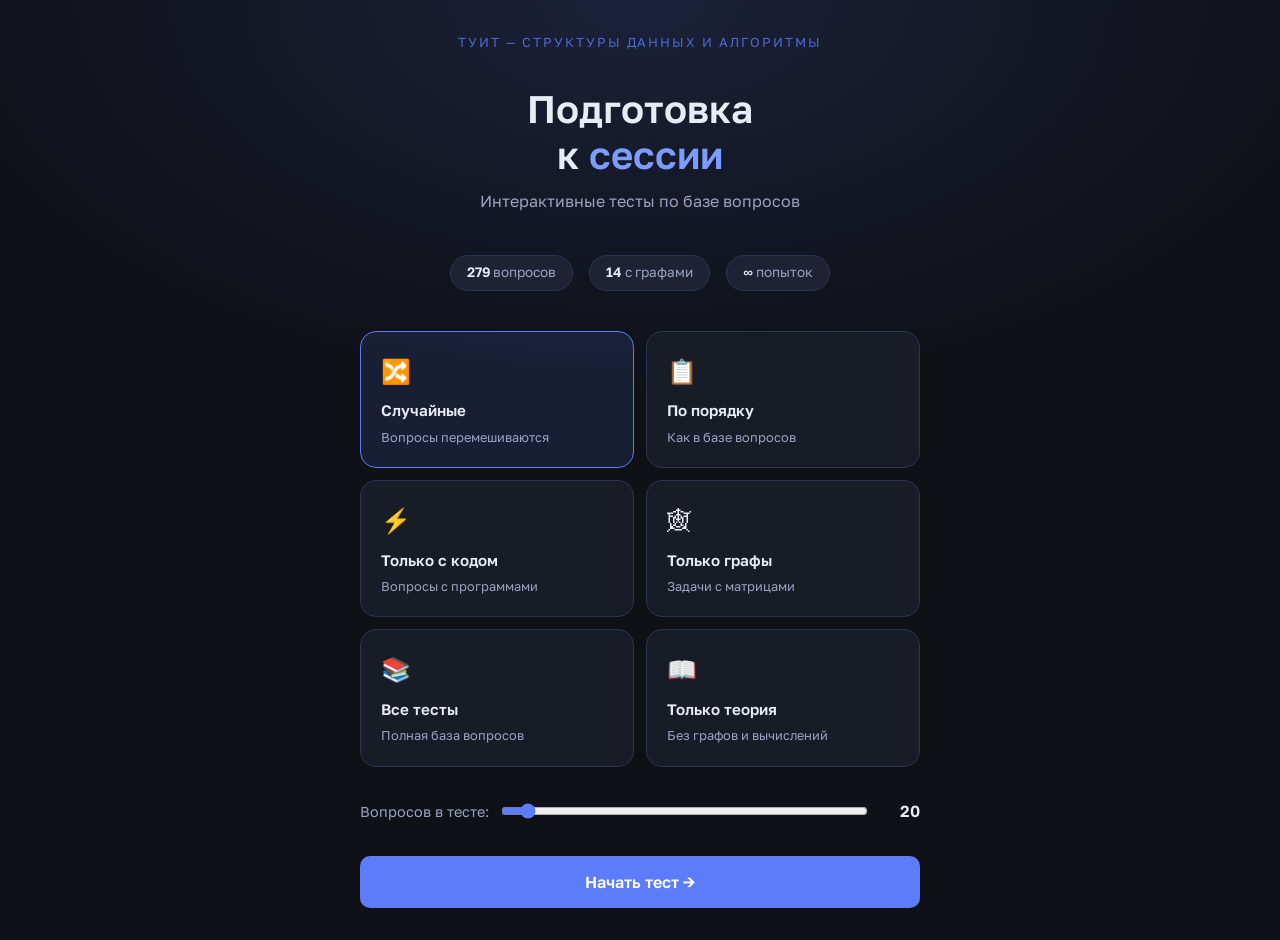
<file: dsa/quiz_dsa_theory_mode.html>
<!DOCTYPE html>
<html lang="ru">
<head>
<meta charset="UTF-8">
<meta name="viewport" content="width=device-width, initial-scale=1.0">
<title>Структуры данных и алгоритмы — Квиз</title>
<link href="https://fonts.googleapis.com/css2?family=Golos+Text:wght@400;500;600&family=JetBrains+Mono:wght@400;500&display=swap" rel="stylesheet">
<style>
*{box-sizing:border-box;margin:0;padding:0}
:root{
  --bg:#0f1117;--bg2:#181c27;--bg3:#1e2235;--bg4:#252a3d;
  --border:#2d3450;--border2:#3d4468;
  --text:#e8ecf5;--text2:#9aa3c2;--text3:#6b748f;
  --accent:#5c7cfa;--accent2:#7c9dff;--accent-bg:rgba(92,124,250,0.12);
  --green:#2dd4a0;--green-bg:rgba(45,212,160,0.1);
  --red:#f87171;--red-bg:rgba(248,113,113,0.1);
  --yellow:#fbbf24;--yellow-bg:rgba(251,191,36,0.1);
  --radius:10px;--radius-lg:16px;
  --font:'Golos Text',sans-serif;--mono:'JetBrains Mono',monospace;
}
body{background:var(--bg);color:var(--text);font-family:var(--font);min-height:100vh;line-height:1.6}

/* ---- SCREEN SYSTEM ---- */
.screen{display:none;min-height:100vh;padding:2rem 1rem}
.screen.active{display:flex;flex-direction:column;align-items:center;justify-content:center}

/* ---- HOME ---- */
#home{background:radial-gradient(ellipse 80% 60% at 50% 0%, rgba(92,124,250,0.15) 0%, transparent 70%)}
.home-inner{max-width:560px;width:100%;text-align:center}
.logo{font-size:13px;letter-spacing:.15em;color:var(--accent);text-transform:uppercase;margin-bottom:2rem;opacity:.8}
h1{font-size:2.4rem;font-weight:600;line-height:1.2;margin-bottom:.75rem}
h1 span{color:var(--accent2)}
.subtitle{color:var(--text2);font-size:1rem;margin-bottom:2.5rem}
.stats-row{display:flex;gap:1rem;justify-content:center;margin-bottom:2.5rem}
.stat-pill{background:var(--bg3);border:1px solid var(--border);border-radius:50px;padding:.4rem 1rem;font-size:.85rem;color:var(--text2)}
.stat-pill strong{color:var(--text);font-weight:600}
.mode-grid{display:grid;grid-template-columns:1fr 1fr;gap:.75rem;margin-bottom:2rem}
.mode-card{background:var(--bg2);border:1px solid var(--border);border-radius:var(--radius-lg);padding:1.25rem;cursor:pointer;text-align:left;transition:border-color .2s,background .2s;position:relative;overflow:hidden}
.mode-card:hover{border-color:var(--accent);background:var(--bg3)}
.mode-card.selected{border-color:var(--accent);background:var(--accent-bg)}
.mode-card .mc-icon{font-size:1.5rem;margin-bottom:.5rem}
.mode-card h3{font-size:.95rem;font-weight:600;margin-bottom:.25rem}
.mode-card p{font-size:.8rem;color:var(--text2)}
.count-row{display:flex;align-items:center;gap:.75rem;margin-bottom:2rem}
.count-row label{font-size:.9rem;color:var(--text2);white-space:nowrap}
.count-row input[type=range]{flex:1;accent-color:var(--accent)}
.count-row .count-val{font-weight:600;min-width:2.5rem;text-align:right}
.btn-primary{width:100%;padding:1rem;border-radius:var(--radius);border:none;background:var(--accent);color:#fff;font-size:1rem;font-weight:600;cursor:pointer;transition:opacity .2s,transform .1s;font-family:var(--font)}
.btn-primary:hover{opacity:.9}
.btn-primary:active{transform:scale(.98)}

/* ---- QUIZ ---- */
#quiz{background:var(--bg);padding:0;justify-content:flex-start;align-items:stretch}
.quiz-header{background:var(--bg2);border-bottom:1px solid var(--border);padding:1rem 1.5rem;display:flex;align-items:center;gap:1rem;position:sticky;top:0;z-index:10}
.quiz-progress-bar{flex:1;height:6px;background:var(--bg4);border-radius:3px;overflow:hidden}
.quiz-progress-fill{height:100%;background:var(--accent);border-radius:3px;transition:width .4s ease}
.quiz-counter{font-size:.85rem;color:var(--text2);white-space:nowrap}
.quiz-timer{font-family:var(--mono);font-size:.9rem;color:var(--text2);background:var(--bg3);border:1px solid var(--border);border-radius:6px;padding:.2rem .6rem;min-width:60px;text-align:center}
.quiz-score-live{font-size:.85rem;color:var(--green);font-weight:500;white-space:nowrap}
.quiz-body{max-width:720px;width:100%;margin:0 auto;padding:2rem 1.5rem;flex:1}
.q-number{font-size:.8rem;letter-spacing:.1em;color:var(--text3);text-transform:uppercase;margin-bottom:.75rem}
.q-text{font-size:1.1rem;font-weight:500;margin-bottom:1.25rem;line-height:1.5}
.q-text code,.q-code{font-family:var(--mono);font-size:.85rem;background:var(--bg3);border:1px solid var(--border);border-radius:6px;padding:.75rem 1rem;display:block;margin:.75rem 0;white-space:pre;overflow-x:auto;color:#c9d1f0}
.q-image{display:block;max-width:100%;border-radius:var(--radius);border:1px solid var(--border);margin-bottom:1rem;background:var(--bg3)}
.options-list{display:flex;flex-direction:column;gap:.6rem;margin-bottom:2rem}
.option{background:var(--bg2);border:1.5px solid var(--border);border-radius:var(--radius);padding:.85rem 1.1rem;cursor:pointer;display:flex;align-items:flex-start;gap:.85rem;transition:border-color .15s,background .15s;text-align:left;width:100%;font-family:var(--font);font-size:.95rem;color:var(--text);line-height:1.5}
.option:hover:not(.revealed){border-color:var(--accent);background:var(--accent-bg)}
.option.selected:not(.revealed){border-color:var(--accent2);background:var(--accent-bg)}
.option.correct{border-color:var(--green);background:var(--green-bg)}
.option.wrong{border-color:var(--red);background:var(--red-bg)}
.option.dim{opacity:.45}
.opt-letter{min-width:26px;height:26px;border-radius:6px;background:var(--bg3);border:1px solid var(--border);display:flex;align-items:center;justify-content:center;font-size:.8rem;font-weight:600;flex-shrink:0;transition:background .15s,border-color .15s}
.option.correct .opt-letter{background:var(--green);border-color:var(--green);color:#0a1a14}
.option.wrong .opt-letter{background:var(--red);border-color:var(--red);color:#1a0a0a}
.opt-text{flex:1;font-family:var(--mono);font-size:.85rem}
.opt-text.plain{font-family:var(--font);font-size:.95rem}
.btn-row{display:flex;gap:.75rem}
.btn-sec{flex:1;padding:.75rem;border-radius:var(--radius);border:1.5px solid var(--border);background:transparent;color:var(--text2);font-size:.9rem;cursor:pointer;font-family:var(--font);transition:border-color .2s,color .2s}
.btn-sec:hover{border-color:var(--border2);color:var(--text)}
.btn-acc{flex:2;padding:.75rem;border-radius:var(--radius);border:none;background:var(--accent);color:#fff;font-size:.9rem;font-weight:600;cursor:pointer;font-family:var(--font);transition:opacity .2s}
.btn-acc:hover{opacity:.85}
.btn-acc:disabled{opacity:.35;cursor:not-allowed}
.feedback{margin-top:1rem;padding:.75rem 1rem;border-radius:var(--radius);font-size:.9rem}
.feedback.correct{background:var(--green-bg);border:1px solid rgba(45,212,160,.3);color:var(--green)}
.feedback.wrong{background:var(--red-bg);border:1px solid rgba(248,113,113,.3);color:var(--red)}
.solution{margin-top:.75rem;padding:.75rem 1rem;border-radius:var(--radius);background:rgba(92,124,250,.08);border:1px solid rgba(92,124,250,.18);color:var(--text2);font-size:.9rem;line-height:1.5}

/* ---- RESULTS ---- */
#results{background:radial-gradient(ellipse 60% 50% at 50% 0%,rgba(92,124,250,.12) 0%,transparent 70%)}
.results-inner{max-width:560px;width:100%;text-align:center}
.score-ring{position:relative;width:140px;height:140px;margin:0 auto 1.5rem}
.score-ring svg{width:140px;height:140px;transform:rotate(-90deg)}
.score-ring circle{fill:none;stroke-width:10}
.ring-bg{stroke:var(--bg3)}
.ring-fill{stroke:var(--accent);stroke-linecap:round;transition:stroke-dashoffset 1s ease}
.score-num{position:absolute;top:50%;left:50%;transform:translate(-50%,-50%);font-size:2rem;font-weight:600}
.score-pct{font-size:.85rem;color:var(--text2)}
.results-title{font-size:1.6rem;font-weight:600;margin-bottom:.5rem}
.results-sub{color:var(--text2);margin-bottom:2rem}
.results-stats{display:grid;grid-template-columns:1fr 1fr 1fr;gap:.75rem;margin-bottom:2rem}
.rs{background:var(--bg2);border:1px solid var(--border);border-radius:var(--radius);padding:1rem}
.rs-val{font-size:1.4rem;font-weight:600;margin-bottom:.2rem}
.rs-label{font-size:.75rem;color:var(--text2)}
.rs-val.green{color:var(--green)}
.rs-val.red{color:var(--red)}
.rs-val.yellow{color:var(--yellow)}
.results-btns{display:flex;flex-direction:column;gap:.75rem}
.btn-outline{padding:.85rem;border-radius:var(--radius);border:1.5px solid var(--border);background:transparent;color:var(--text);font-size:.95rem;cursor:pointer;font-family:var(--font);transition:border-color .2s}
.btn-outline:hover{border-color:var(--border2)}
.grade-badge{display:inline-block;padding:.4rem 1.2rem;border-radius:50px;font-size:.85rem;font-weight:600;margin-bottom:1rem}

@media(max-width:480px){
  h1{font-size:1.8rem}
  .mode-grid{grid-template-columns:1fr}
  .results-stats{grid-template-columns:1fr 1fr}
  .quiz-body{padding:1.25rem 1rem}
  .q-text{font-size:1rem}
}
</style>
</head>
<body>

<!-- HOME -->
<div class="screen active" id="home">
  <div class="home-inner">
    <div class="logo">ТУИТ — Структуры данных и алгоритмы</div>
    <h1>Подготовка<br>к <span>сессии</span></h1>
    <p class="subtitle">Интерактивные тесты по базе вопросов</p>
    <div class="stats-row">
      <span class="stat-pill"><strong>279</strong> вопросов</span>
      <span class="stat-pill"><strong>14</strong> с графами</span>
      <span class="stat-pill"><strong>∞</strong> попыток</span>
    </div>
    <div class="mode-grid">
      <div class="mode-card selected" data-mode="random" onclick="selectMode(this)">
        <div class="mc-icon">🔀</div>
        <h3>Случайные</h3>
        <p>Вопросы перемешиваются</p>
      </div>
      <div class="mode-card" data-mode="order" onclick="selectMode(this)">
        <div class="mc-icon">📋</div>
        <h3>По порядку</h3>
        <p>Как в базе вопросов</p>
      </div>
      <div class="mode-card" data-mode="hard" onclick="selectMode(this)">
        <div class="mc-icon">⚡</div>
        <h3>Только с кодом</h3>
        <p>Вопросы с программами</p>
      </div>
      <div class="mode-card" data-mode="graphs" onclick="selectMode(this)">
        <div class="mc-icon">🕸</div>
        <h3>Только графы</h3>
        <p>Задачи с матрицами</p>
      </div>
      <div class="mode-card" data-mode="all" onclick="selectMode(this)">
        <div class="mc-icon">📚</div>
        <h3>Все тесты</h3>
        <p>Полная база вопросов</p>
      </div>
      <div class="mode-card" data-mode="theory" onclick="selectMode(this)">
        <div class="mc-icon">📖</div>
        <h3>Только теория</h3>
        <p>Без графов и вычислений</p>
      </div>
    </div>
    <div class="count-row">
      <label>Вопросов в тесте:</label>
      <input type="range" id="qcount" min="5" max="279" value="20" step="5" oninput="document.getElementById('qcount-val').textContent=this.value">
      <span class="count-val" id="qcount-val">20</span>
    </div>
    <button class="btn-primary" onclick="startQuiz()">Начать тест →</button>
  </div>
</div>

<!-- QUIZ -->
<div class="screen" id="quiz">
  <div class="quiz-header">
    <div class="quiz-progress-bar"><div class="quiz-progress-fill" id="prog-fill"></div></div>
    <div class="quiz-counter" id="q-counter">1 / 20</div>
    <div class="quiz-timer" id="timer">0:00</div>
    <div class="quiz-score-live" id="score-live">✓ 0</div>
  </div>
  <div class="quiz-body" id="quiz-body"></div>
</div>

<!-- RESULTS -->
<div class="screen" id="results">
  <div class="results-inner">
    <div class="score-ring">
      <svg viewBox="0 0 140 140"><circle class="ring-bg" cx="70" cy="70" r="60"/><circle class="ring-fill" id="ring-fill" cx="70" cy="70" r="60" stroke-dasharray="377" stroke-dashoffset="377"/></svg>
      <div class="score-num" id="res-pct">0%</div>
    </div>
    <div class="grade-badge" id="res-grade">—</div>
    <div class="results-title" id="res-title">Тест завершён</div>
    <div class="results-sub" id="res-sub"></div>
    <div class="results-stats">
      <div class="rs"><div class="rs-val green" id="res-correct">0</div><div class="rs-label">Правильно</div></div>
      <div class="rs"><div class="rs-val red" id="res-wrong">0</div><div class="rs-label">Неверно</div></div>
      <div class="rs"><div class="rs-val yellow" id="res-time">—</div><div class="rs-label">Время</div></div>
    </div>
    <div class="results-btns">
      <button class="btn-primary" onclick="startQuiz()">Пройти снова</button>
      <button class="btn-outline" onclick="showScreen('home')">На главную</button>
    </div>
  </div>
</div>

<script>
const ALL_QUESTIONS = [{"id":1,"question":"Данная операция заключается в выделении памяти для структуры данных.","options":[{"letter":"A","text":"уничтожение","correct":false},{"letter":"B","text":"выбор (доступ)","correct":false},{"letter":"C","text":"создание","correct":true},{"letter":"D","text":"обновление","correct":false}],"solution":"Правильный ответ: C — создание."},{"id":2,"question":"Кем был предложен и реализован алгоритм быстрой сортировки","options":[{"letter":"A","text":"Р.Седжвик","correct":false},{"letter":"B","text":"Ч.Хоар","correct":true},{"letter":"C","text":"Д.Кнут","correct":false},{"letter":"D","text":"Д. Шелл","correct":false}],"solution":"Правильный ответ: B — Ч.Хоар."},{"id":3,"question":"В каких целях используется указатель Next в односвязном списке?","options":[{"letter":"A","text":"Для указания конца списка","correct":false},{"letter":"B","text":"Для обращения к следующему элементу","correct":true},{"letter":"C","text":"Для обращения к предыдущему элементу","correct":false},{"letter":"D","text":"Для указания начала списка","correct":false}],"solution":"Правильный ответ: B — Для обращения к следующему элементу."},{"id":4,"question":"Последовательный список, для которого включение и исключение элементов выполняются только с одной стороны называется","options":[{"letter":"A","text":"Деком","correct":false},{"letter":"B","text":"Строкой","correct":false},{"letter":"C","text":"Очередью","correct":false},{"letter":"D","text":"Стеком","correct":true}],"solution":"Правильный ответ: D — Стеком."},{"id":5,"question":"… – называется дерево, у которого все листья находятся на одном уровне, и каждая внутренняя вершина имеет непустые левое и правое поддеревья.","options":[{"letter":"A","text":"Строго двоичное дерево","correct":false},{"letter":"B","text":"Сбалансированное бинарное дерево","correct":false},{"letter":"C","text":"Полное бинарное дерево","correct":true},{"letter":"D","text":"Дерево минимальной высоты","correct":false}]},{"id":6,"question":"Если связям в графе назначены веса, то граф называется …","options":[{"letter":"A","text":"Неориентированным","correct":false},{"letter":"B","text":"Взвешенный","correct":true},{"letter":"C","text":"Ориентированным","correct":false},{"letter":"D","text":"Смешанным","correct":false}],"solution":"Правильный ответ: B — Взвешенный."},{"id":7,"question":"Определите предназначение функции: void FUNCTION(int **A, int N) { for (int i=0; i<N; i++) for (int j=0; j<N; j++) cin >> A[i][j]; }","options":[{"letter":"A","text":"Функция для вычисления следа матрицы","correct":false},{"letter":"B","text":"Функция для ручного ввода матрицы","correct":true},{"letter":"C","text":"Функция для заполнения матрицы случайными числами","correct":false},{"letter":"D","text":"Функция для вывода матрицы на экран","correct":false}],"solution":"Правильный ответ: B — Функция для ручного ввода матрицы."},{"id":8,"question":"Входной поток для структуры \"очередь\" подается команда. Если входном потоке идет символ латинского алфавита обозначает ввод элемента с соответствующим символьными данными в структуру, а символ звездочка удаление элемента из структуры. Вывести состояние структуры (вывод структуры на экран) после выполнения команды DZJR***FAGD**QEBM*HWWV***LBAZ**","options":[{"letter":"A","text":"BLHBEQAFD","correct":false},{"letter":"B","text":"MHWWVLBAZ","correct":true},{"letter":"C","text":"RGDEBMVAZ","correct":false},{"letter":"D","text":"QDGAFRJZD","correct":false}]},{"id":9,"question":"Построить бинарное дерево поиска (Binary Search Tree) из заданных данных D={25, 16, 38, 31, 17, 20, 36, 10, 41}. Определите количество листьев из полученного дерева","options":[{"letter":"A","text":"3","correct":false},{"letter":"B","text":"2","correct":false},{"letter":"C","text":"4","correct":true},{"letter":"D","text":"5","correct":false}]},{"id":10,"question":"Чему равна насыщенность графа заданного виде матрицы смежности: 0, 1, 1, 0, 1, 0 1, 0, 0, 0, 0, 1 1, 0, 0, 1, 0, 0 0, 0, 1, 0, 0, 1 1, 0, 0, 0, 0, 0 0, 1, 0, 1, 0, 0","options":[{"letter":"A","text":"D=6/30","correct":false},{"letter":"B","text":"D=12/30","correct":true},{"letter":"C","text":"D=14/30","correct":false},{"letter":"D","text":"D=7/30","correct":false}]},{"id":11,"question":"Чему равен размер (количество ребер) для заданного графа виде матрицы смежности: 0, 1, 0, 1, 0, 0 1, 0, 1, 0, 1, 0 0, 1, 0, 0, 0, 0 1, 0, 0, 0, 0, 0 0, 1, 0, 0, 0, 1 0, 0, 0, 0, 1, 0","options":[{"letter":"A","text":"5","correct":true},{"letter":"B","text":"12","correct":false},{"letter":"C","text":"10","correct":false},{"letter":"D","text":"6","correct":false}]},{"id":12,"question":"Чему равна максимальная и минимальная степени вершин заданного графа виде матрицы смежности: 0, 0, 0, 1, 0, 1 0, 0, 0, 1, 0, 1 0, 0, 0, 1, 0, 0 1, 1, 1, 0, 1, 1 0, 0, 0, 1, 0, 0 1, 1, 0, 1, 0, 0","options":[{"letter":"A","text":"3 1","correct":false},{"letter":"B","text":"4 1","correct":false},{"letter":"C","text":"5 1","correct":true},{"letter":"D","text":"5 2","correct":false}]},{"id":13,"question":"Укажите вариант где отображена матрица смежности для заданного графа","options":[{"letter":"A","text":"0, 1, 1, 0, 0, 0 1, 0, 0, 0, 1, 1 1, 0, 0, 1, 1, 0 0, 0, 1, 0, 1, 0 0, 1, 1, 1, 0, 1 0, 1, 0, 0, 1, 0","correct":false},{"letter":"B","text":"0, 0, 1, 0, 0, 0 0, 0, 1, 1, 0, 0 1, 1, 0, 0, 0, 1 0, 1, 0, 0, 1, 1 0, 0, 0, 1, 0, 1 0, 0, 1, 1, 1, 0","correct":true},{"letter":"C","text":"0, 1, 0, 1, 1, 0 1, 0, 1, 0, 0, 1 0, 1, 0, 0, 1, 1 1, 0, 0, 0, 0, 1 1, 0, 1, 0, 0, 0 0, 1, 1, 1, 0, 0","correct":false},{"letter":"D","text":"0, 1, 1, 0, 1, 1 1, 0, 0, 0, 1, 0 1, 0, 0, 1, 0, 0 0, 0, 1, 0, 1, 0 1, 1, 0, 1, 0, 1 1, 0, 0, 0, 1, 0","correct":false}],"image":"[data-uri]"},{"id":14,"question":"Построить бинарное дерево поиска (Binary Search Tree) из заданных данных D={25, 36, 41, 14, 16, 38, 27, 12, 20}. Определите сумму листьев из полученного дерева","options":[{"letter":"A","text":"86","correct":false},{"letter":"B","text":"107","correct":false},{"letter":"C","text":"97","correct":true},{"letter":"D","text":"115","correct":false}]},{"id":15,"question":"Построить бинарное дерево поиска (Binary Search Tree) из заданных данных D={25, 20, 46, 48, 37, 10, 22, 32, 24}. Определите результат обратного обхода (Postorder Traversal)","options":[{"letter":"A","text":"24,32,10,22,37,48,20,46,25.","correct":false},{"letter":"B","text":"10,24,22,20,32,37,48,46,25.","correct":true},{"letter":"C","text":"10,20,22,24,32,37,46,48,25.","correct":false},{"letter":"D","text":"10,22,24,20,32,37,46,48,25.","correct":false}]},{"id":16,"question":"Дана матрица смежности графа: 0, 0, 0, 0, 0, 1, 0, 0 0, 0, 0, 0, 1, 1, 0, 1 0, 0, 0, 1, 0, 1, 1, 0 0, 0, 1, 0, 1, 0, 1, 0 0, 1, 0, 1, 0, 0, 0, 0 1, 1, 1, 0, 0, 0, 0, 1 0, 0, 1, 1, 0, 0, 0, 1 0, 1, 0, 0, 0, 1, 1, 0 Определите порядок обхода в глубину (DFS) начиная с вершины 8","options":[{"letter":"A","text":"86134527","correct":false},{"letter":"B","text":"82675134","correct":false},{"letter":"C","text":"82543617","correct":true},{"letter":"D","text":"87452631","correct":false}]},{"id":17,"question":"Определите результат нижеследующей рекурсивной программы: void f1(int n); void f2(int n); int main () { f2(9); return 0; } void f1(int n){ if (n <= 0) return; f2(n-1); cout << n; } void f2(int n) { if (n <= 0) return; cout << n; f1(n-2); }","options":[{"letter":"A","text":"852369","correct":false},{"letter":"B","text":"741369","correct":false},{"letter":"C","text":"963147","correct":true},{"letter":"D","text":"963258","correct":false}]},{"id":18,"question":"По признаку изменчивости во времени или в процессе выполнения программы структуры классифицируются на ...","options":[{"letter":"A","text":"Простые и сложные","correct":false},{"letter":"B","text":"Статические, полустатические и динамические","correct":true},{"letter":"C","text":"Линейные и нелинейные","correct":false},{"letter":"D","text":"Связные и несвязные","correct":false}],"solution":"Правильный ответ: B — Статические, полустатические и динамические."},{"id":19,"question":"Определите эффективность быстрой сортировки (Quick Sort), выраженная в нотации большого О","options":[{"letter":"A","text":"O(N * logN)","correct":true},{"letter":"B","text":"O(N3)","correct":false},{"letter":"C","text":"O(N)","correct":false},{"letter":"D","text":"O(N2)","correct":false}],"solution":"Правильный ответ: A — O(N * logN)."},{"id":20,"question":"На каком этапе рекурсивной триады предполагается нахождение в решаемой задаче тривиальных случаев, результат для которых очевиден и не требует проведения расчетов","options":[{"letter":"A","text":"декомпозиция","correct":false},{"letter":"B","text":"выделение базы","correct":true},{"letter":"C","text":"вызов","correct":false},{"letter":"D","text":"параметризация","correct":false}],"solution":"Правильный ответ: B — выделение базы."},{"id":21,"question":"Какую функцию выполняет метод BACK определенный в STL – QUEUE","options":[{"letter":"A","text":"чтение с конца","correct":true},{"letter":"B","text":"добавление элемента","correct":false},{"letter":"C","text":"проверка на пустоту","correct":false},{"letter":"D","text":"удаление элемента","correct":false}],"solution":"Правильный ответ: A — чтение с конца."},{"id":22,"question":"Сколько и какие используются способы обходов в дереве поиска?","options":[{"letter":"A","text":"Два (обход в ширину и обход в глубину)","correct":false},{"letter":"B","text":"Три (прямой, обратный, противоположный)","correct":false},{"letter":"C","text":"Три (прямой, обратный, симметричный)","correct":true},{"letter":"D","text":"Два (обход в ширину и обход в длину)","correct":false}],"solution":"Правильный ответ: C — Три (прямой, обратный, симметричный)."},{"id":23,"question":"Путь, в котором первая и последняя вершины совпадают","options":[{"letter":"A","text":"Степень","correct":false},{"letter":"B","text":"Цепь","correct":false},{"letter":"C","text":"Цикл","correct":true},{"letter":"D","text":"Петля","correct":false}],"solution":"Правильный ответ: C — Цикл."},{"id":24,"question":"Определите предназначение функции: void FUNCTION(int n) { if (n==0) return; FUNCTION(n-1); cout << n << \" \"; }","options":[{"letter":"A","text":"Функция вывода чисел в порядке возрастания","correct":true},{"letter":"B","text":"Функция вывода чисел в порядке чередования сначала четных затем нечетных","correct":false},{"letter":"C","text":"Функция вывода чисел в порядке чередования сначала нечетных затем четных","correct":false},{"letter":"D","text":"Функция вывода чисел в порядке убывания","correct":false}],"solution":"Правильный ответ: A — Функция вывода чисел в порядке возрастания."},{"id":25,"question":"Входной поток для структуры \"стек\" подается команда. Если входном потоке идет символ латинского алфавита обозначает ввод элемента с соответствующим символьными данными в структуру, а символ звездочка удаление элемента из структуры. Вывести состояние структуры (вывод структуры на экран) после выполнения команды BHFC**IDRR**OBXU***PAJY***ACSD**","options":[{"letter":"A","text":"RRDICFHB","correct":false},{"letter":"B","text":"FCRRUYSD","correct":false},{"letter":"C","text":"PAJYACSD","correct":false},{"letter":"D","text":"CAPODIHB","correct":true}]},{"id":26,"question":"Построить бинарное дерево поиска (Binary Search Tree) из заданных данных D={25, 37, 19, 32, 12, 44, 42, 20, 21}. Определите количество ветвей (промежуточных узлов) из полученного дерева","options":[{"letter":"A","text":"5","correct":true},{"letter":"B","text":"2","correct":false},{"letter":"C","text":"4","correct":false},{"letter":"D","text":"3","correct":false}]},{"id":27,"question":"Чему равна насыщенность графа заданного виде матрицы смежности: 0, 0, 1, 1, 1, 1 0, 0, 0, 0, 0, 1 1, 0, 0, 0, 0, 0 1, 0, 0, 0, 0, 0 1, 0, 0, 0, 0, 1 1, 1, 0, 0, 1, 0","options":[{"letter":"A","text":"D=7/30","correct":false},{"letter":"B","text":"D=14/30","correct":false},{"letter":"C","text":"D=6/30","correct":false},{"letter":"D","text":"D=12/30","correct":true}]},{"id":28,"question":"Чему равен размер (количество ребер) для заданного графа виде матрицы смежности: 0, 1, 0, 0, 1, 0 1, 0, 0, 1, 0, 1 0, 0, 0, 1, 0, 1 0, 1, 1, 0, 1, 1 1, 0, 0, 1, 0, 0 0, 1, 1, 1, 0, 0","options":[{"letter":"A","text":"16","correct":false},{"letter":"B","text":"7","correct":false},{"letter":"C","text":"8","correct":true},{"letter":"D","text":"14","correct":false}]},{"id":29,"question":"Чему равна максимальная и минимальная степени вершин заданного графа виде матрицы смежности: 0, 0, 1, 0, 1, 1 0, 0, 1, 0, 0, 1 1, 1, 0, 0, 0, 0 0, 0, 0, 0, 1, 1 1, 0, 0, 1, 0, 1 1, 1, 0, 1, 1, 0","options":[{"letter":"A","text":"4 3","correct":true},{"letter":"B","text":"4 2","correct":false},{"letter":"C","text":"3 2","correct":false},{"letter":"D","text":"5 2","correct":false}]},{"id":30,"question":"Укажите вариант где отображена матрица смежности для заданного графа","options":[{"letter":"A","text":"0, 0, 0, 1, 1, 1 0, 0, 1, 1, 0, 0 0, 1, 0, 1, 1, 0 1, 1, 1, 0, 0, 1 1, 0, 1, 0, 0, 0 1, 0, 0, 1, 0, 0","correct":false},{"letter":"B","text":"0, 0, 1, 1, 0, 1 0, 0, 0, 1, 1, 0 1, 0, 0, 0, 0, 1 1, 1, 0, 0, 1, 0 0, 1, 0, 1, 0, 1 1, 0, 1, 0, 1, 0","correct":false},{"letter":"C","text":"0, 1, 1, 1, 0, 1 1, 0, 0, 1, 0, 1 1, 0, 0, 0, 0, 0 1, 1, 0, 0, 1, 0 0, 0, 0, 1, 0, 0 1, 1, 0, 0, 0, 0","correct":false},{"letter":"D","text":"0, 0, 0, 1, 1, 1 0, 0, 0, 0, 0, 1 0, 0, 0, 1, 0, 0 1, 0, 1, 0, 1, 1 1, 0, 0, 1, 0, 0 1, 1, 0, 1, 0, 0","correct":true}],"image":"[data-uri]"},{"id":31,"question":"Построить бинарное дерево поиска (Binary Search Tree) из заданных данных D={25, 20, 46, 48, 37, 10, 22, 32, 24}. Определите сумму ветвей (промежуточных узлов) из полученного дерева","options":[{"letter":"A","text":"103","correct":false},{"letter":"B","text":"112","correct":false},{"letter":"C","text":"114","correct":false},{"letter":"D","text":"125","correct":true}]},{"id":32,"question":"Дана матрица смежности графа: 0, 0, 0, 0, 1, 1, 0, 1 0, 0, 0, 0, 0, 0, 1, 0 0, 0, 0, 1, 0, 1, 1, 1 0, 0, 1, 0, 0, 0, 0, 1 1, 0, 0, 0, 0, 0, 0, 0 1, 0, 1, 0, 0, 0, 1, 0 0, 1, 1, 0, 0, 1, 0, 0 1, 0, 1, 1, 0, 0, 0, 0 Определите порядок обхода в глубину (DFS) начиная с вершины 2","options":[{"letter":"A","text":"27364815","correct":false},{"letter":"B","text":"27638415","correct":false},{"letter":"C","text":"27615843","correct":false},{"letter":"D","text":"27348156","correct":true}]},{"id":33,"question":"На физическом уровне структур данных ...","options":[{"letter":"A","text":"исследуется конкретные объекты обработки, их свойства и отношения между объектами","correct":false},{"letter":"B","text":"исследуется представление в ней значений и отображений данных в памяти компьютера","correct":true},{"letter":"C","text":"исследуется процесс создания программы","correct":false},{"letter":"D","text":"исследуется и разрабатывается алгоритм по заданным требованиям","correct":false}]},{"id":34,"question":"В каких целях используется указатели Next и Prev в двусвязном списке","options":[{"letter":"A","text":"Для обращения к предыдущему и начальному элементам списка","correct":false},{"letter":"B","text":"Для обращения к следующему и предыдущему элементу","correct":true},{"letter":"C","text":"Для указания к следующему и концевого элементам списка","correct":false},{"letter":"D","text":"Для указания начала и конца списка","correct":false}]},{"id":35,"question":"Какую функцию выполняет метод FRONT определенный в STL – QUEUE","options":[{"letter":"A","text":"добавление элемента","correct":false},{"letter":"B","text":"чтение с начала","correct":true},{"letter":"C","text":"проверка на пустоту","correct":false},{"letter":"D","text":"удаление элемента","correct":false}],"solution":"Правильный ответ: B — чтение с начала."},{"id":36,"question":"Последовательность вершин, в которой следующая вершина является смежной с предыдущей","options":[{"letter":"A","text":"Циклом","correct":false},{"letter":"B","text":"Путь","correct":true},{"letter":"C","text":"Степень","correct":false},{"letter":"D","text":"Петлей","correct":false}]},{"id":37,"question":"Определите предназначение функции: void FUNCTION(int n) { if (n==0) return; cout << n <<” ”; FUNCTION(n-1); }","options":[{"letter":"A","text":"Функция вывода чисел в порядке чередования сначала нечетных затем четных","correct":false},{"letter":"B","text":"Функция вывода чисел в порядке убывания","correct":true},{"letter":"C","text":"Функция вывода чисел в порядке чередования сначала четных затем нечетных","correct":false},{"letter":"D","text":"Функция вывода чисел в порядке возрастания","correct":false}],"solution":"Правильный ответ: B — Функция вывода чисел в порядке убывания."},{"id":38,"question":"Входной поток для структуры \"стек\" подается команда. Если входном потоке идет символ латинского алфавита обозначает ввод элемента с соответствующим символьными данными в структуру, а символ звездочка удаление элемента из структуры. Вывести состояние структуры (вывод структуры на экран) после выполнения команды KQFD***UMRF***DCEH*LPEW**LTWR*","options":[{"letter":"A","text":"CDFRMUDFQK","correct":false},{"letter":"B","text":"EHLPEWLTWR","correct":false},{"letter":"C","text":"WTLPLECDUK","correct":true},{"letter":"D","text":"DFCEHEWTWR","correct":false}]},{"id":39,"question":"Построить бинарное дерево поиска (Binary Search Tree) из заданных данных D={25, 45, 23, 20, 48, 47, 33, 13, 24}. Определите количество листьев из полученного дерева","options":[{"letter":"A","text":"5","correct":false},{"letter":"B","text":"4","correct":true},{"letter":"C","text":"2","correct":false},{"letter":"D","text":"3","correct":false}]},{"id":40,"question":"Чему равна насыщенность графа заданного виде матрицы смежности: 0, 1, 1, 1, 0, 0 1, 0, 0, 1, 0, 1 1, 0, 0, 1, 0, 0 1, 1, 1, 0, 0, 0 0, 0, 0, 0, 0, 1 0, 1, 0, 0, 1, 0","options":[{"letter":"A","text":"D=7/30","correct":false},{"letter":"B","text":"D=14/30","correct":true},{"letter":"C","text":"D=12/30","correct":false},{"letter":"D","text":"D=6/30","correct":false}]},{"id":41,"question":"Чему равен размер (количество ребер) для заданного графа виде матрицы смежности: 0, 0, 0, 0, 0, 1 0, 0, 0, 1, 0, 0 0, 0, 0, 1, 0, 1 0, 1, 1, 0, 1, 1 0, 0, 0, 1, 0, 0 1, 0, 1, 1, 0, 0","options":[{"letter":"A","text":"7","correct":true},{"letter":"B","text":"14","correct":false},{"letter":"C","text":"12","correct":false},{"letter":"D","text":"6","correct":false}]},{"id":42,"question":"Чему равна максимальная и минимальная степени вершин заданного графа виде матрицы смежности: 0, 1, 1, 1, 0, 1 1, 0, 0, 0, 1, 0 1, 0, 0, 1, 0, 0 1, 0, 1, 0, 1, 1 0, 1, 0, 1, 0, 0 1, 0, 0, 1, 0, 0","options":[{"letter":"A","text":"4 3","correct":false},{"letter":"B","text":"3 2","correct":false},{"letter":"C","text":"4 1","correct":false},{"letter":"D","text":"4 2","correct":true}]},{"id":43,"question":"Укажите вариант где отображена матрица смежности для заданного графа","options":[{"letter":"A","text":"0, 1, 1, 1, 0, 1 1, 0, 0, 0, 1, 0 1, 0, 0, 0, 1, 1 1, 0, 0, 0, 0, 1 0, 1, 1, 0, 0, 0 1, 0, 1, 1, 0, 0","correct":false},{"letter":"B","text":"0, 1, 1, 1, 0, 0 1, 0, 0, 0, 1, 0 1, 0, 0, 0, 1, 0 1, 0, 0, 0, 1, 1 0, 1, 1, 1, 0, 1 0, 0, 0, 1, 1, 0","correct":false},{"letter":"C","text":"0, 0, 0, 0, 1, 1 0, 0, 1, 1, 1, 0 0, 1, 0, 1, 0, 0 0, 1, 1, 0, 1, 1 1, 1, 0, 1, 0, 0 1, 0, 0, 1, 0, 0","correct":true},{"letter":"D","text":"0, 0, 0, 0, 1, 1 0, 0, 1, 0, 1, 0 0, 1, 0, 1, 0, 0 0, 0, 1, 0, 1, 1 1, 1, 0, 1, 0, 0 1, 0, 0, 1, 0, 0","correct":false}],"image":"[data-uri]"},{"id":44,"question":"Построить бинарное дерево поиска (Binary Search Tree) из заданных данных D={25, 22, 19, 30, 34, 38, 29, 17, 32}. Определите сумму листьев из полученного дерева","options":[{"letter":"A","text":"130","correct":true},{"letter":"B","text":"105","correct":false},{"letter":"C","text":"116","correct":false},{"letter":"D","text":"100","correct":false}]},{"id":45,"question":"Построить бинарное дерево поиска (Binary Search Tree) из заданных данных D={25, 40, 16, 11, 44, 36, 18, 37, 42}. Определите результат обратного обхода (Postorder Traversal)","options":[{"letter":"A","text":"11,16,18,37,36,40,44,42,25.","correct":false},{"letter":"B","text":"11,18,16,42,44,37,36,40,25.","correct":false},{"letter":"C","text":"11,18,16,37,36,42,44,40,25.","correct":true},{"letter":"D","text":"37,42,11,18,36,44,16,40,25.","correct":false}]},{"id":46,"question":"Дана матрица смежности графа: 0, 1, 0, 1, 0, 0, 1, 1 1, 0, 0, 1, 0, 0, 0, 0 0, 0, 0, 0, 0, 1, 0, 0 1, 1, 0, 0, 0, 0, 0, 0 0, 0, 0, 0, 0, 1, 1, 0 0, 0, 1, 0, 1, 0, 0, 1 1, 0, 0, 0, 1, 0, 0, 0 1, 0, 0, 0, 0, 1, 0, 0 Определите порядок обхода в глубину (DFS) начиная с вершины 3","options":[{"letter":"A","text":"36587124","correct":false},{"letter":"B","text":"36571842","correct":false},{"letter":"C","text":"36571248","correct":true},{"letter":"D","text":"36817542","correct":false}]},{"id":47,"question":"Определите результат нижеследующей рекурсивной программы: void f1(int a, int b); int main () { f1(1,9); return 0; } void f1(int a, int b){ if (a == b) return; f1(a+1, b-1); cout << a << b; }","options":[{"letter":"A","text":"91827364","correct":false},{"letter":"B","text":"19283746","correct":false},{"letter":"C","text":"46372819","correct":true},{"letter":"D","text":"64738291","correct":false}]},{"id":48,"question":"Структура данных представляет собой","options":[{"letter":"A","text":"набор правил и ограничений, определяющих связи между отдельными элементами и группами данных","correct":true},{"letter":"B","text":"набор правил и ограничений, определяющих связи","correct":false},{"letter":"C","text":"некоторую иерархию данных","correct":false},{"letter":"D","text":"набор правил и ограничений, определяющих данные","correct":false}]},{"id":49,"question":"Определите эффективность бинарного поиска, выраженная в нотации большого О","options":[{"letter":"A","text":"O(1)","correct":false},{"letter":"B","text":"O(logN)","correct":true},{"letter":"C","text":"O(N)","correct":false},{"letter":"D","text":"O(N2)","correct":false}],"solution":"Правильный ответ: B — O(logN)."},{"id":50,"question":"Программные объекты, которые возникают уже в процессе выполнения программы или размер значений которых определяется при выполнении программы, называются","options":[{"letter":"A","text":"Полустатические структуры данных","correct":false},{"letter":"B","text":"Рекурсивные структуры данных","correct":false},{"letter":"C","text":"Динамические структуры данных","correct":true},{"letter":"D","text":"Статические структуры данных","correct":false}]},{"id":51,"question":"Как называется вершина дерева, от которой нет исходящих обращений","options":[{"letter":"A","text":"Листья","correct":true},{"letter":"B","text":"Терминальный узел","correct":false},{"letter":"C","text":"Корень","correct":false},{"letter":"D","text":"Промежуточный узел","correct":false}],"solution":"Правильный ответ: A — Листья."},{"id":52,"question":"Какой контейнер используется для обхода в глубину в графах?","options":[{"letter":"A","text":"стек","correct":true},{"letter":"B","text":"очередь","correct":false},{"letter":"C","text":"дек","correct":false},{"letter":"D","text":"список","correct":false}]},{"id":53,"question":"Определите предназначение функции: void FUNCTION(int **A, int N) { for (int i=0; i<N; i++) { for (int j=0; j<N; j++) cout << A[i][j] << \"\\t\"; cout << endl; } }","options":[{"letter":"A","text":"Функция для вычисления следа матрицы","correct":false},{"letter":"B","text":"Функция для заполнения матрицы случайными числами","correct":false},{"letter":"C","text":"Функция для вывода матрицы на экран","correct":true},{"letter":"D","text":"Функция для ручного ввода матрицы","correct":false}],"solution":"Правильный ответ: C — Функция для вывода матрицы на экран."},{"id":54,"question":"Входной поток для структуры \"очередь\" подается команда. Если входном потоке идет символ латинского алфавита обозначает ввод элемента с соответствующим символьными данными в структуру, а символ звездочка удаление элемента из структуры. Вывести состояние структуры (вывод структуры на экран) после выполнения команды ONMR***OWFZ**IRYW**AYCJ**GVVB**","options":[{"letter":"A","text":"IZFWORMNO","correct":false},{"letter":"B","text":"VGYARIWOO","correct":false},{"letter":"C","text":"RFZYWCJVB","correct":false},{"letter":"D","text":"WAYCJGVVB","correct":true}]},{"id":55,"question":"Построить бинарное дерево поиска (Binary Search Tree) из заданных данных D={25, 16, 38, 31, 17, 20, 36, 10, 41}. Определите количество ветвей (промежуточных узлов) из полученного дерева","options":[{"letter":"A","text":"4","correct":false},{"letter":"B","text":"5","correct":true},{"letter":"C","text":"2","correct":false},{"letter":"D","text":"3","correct":false}]},{"id":56,"question":"Чему равна насыщенность графа заданного виде матрицы смежности: 0, 1, 1, 0, 0, 1 1, 0, 1, 1, 1, 0 1, 1, 0, 0, 0, 1 0, 1, 0, 0, 0, 0 0, 1, 0, 0, 0, 0 1, 0, 1, 0, 0, 0","options":[{"letter":"A","text":"D=7/30","correct":false},{"letter":"B","text":"D=12/30","correct":false},{"letter":"C","text":"D=6/30","correct":false},{"letter":"D","text":"D=14/30","correct":true}]},{"id":57,"question":"Чему равен размер (количество ребер) для заданного графа виде матрицы смежности: 0, 0, 0, 1, 1, 1 0, 0, 0, 1, 1, 0 0, 0, 0, 0, 1, 0 1, 1, 0, 0, 0, 1 1, 1, 1, 0, 0, 0 1, 0, 0, 1, 0, 0","options":[{"letter":"A","text":"14","correct":false},{"letter":"B","text":"7","correct":true},{"letter":"C","text":"12","correct":false},{"letter":"D","text":"6","correct":false}]},{"id":58,"question":"Чему равна максимальная и минимальная степени вершин заданного графа виде матрицы смежности: 0, 1, 1, 1, 0, 0 1, 0, 0, 0, 0, 1 1, 0, 0, 1, 0, 1 1, 0, 1, 0, 1, 1 0, 0, 0, 1, 0, 1 0, 1, 1, 1, 1, 0","options":[{"letter":"A","text":"4 1","correct":false},{"letter":"B","text":"4 3","correct":false},{"letter":"C","text":"4 2","correct":true},{"letter":"D","text":"5 2","correct":false}]},{"id":59,"question":"Укажите вариант где отображена матрица смежности для заданного графа","options":[{"letter":"A","text":"0, 0, 0, 1, 0, 0 0, 0, 1, 0, 1, 1 0, 1, 0, 1, 1, 0 1, 0, 1, 0, 0, 1 0, 1, 1, 0, 0, 0 0, 1, 0, 1, 0, 0","correct":false},{"letter":"B","text":"0, 1, 1, 0, 0, 1 1, 0, 0, 0, 0, 0 1, 0, 0, 0, 1, 1 0, 0, 0, 0, 1, 1 0, 0, 1, 1, 0, 1 1, 0, 1, 1, 1, 0","correct":true},{"letter":"C","text":"0, 0, 1, 0, 1, 1 0, 0, 0, 1, 1, 0 1, 0, 0, 0, 0, 0 0, 1, 0, 0, 0, 1 1, 1, 0, 0, 0, 1 1, 0, 0, 1, 1, 0","correct":false},{"letter":"D","text":"0, 1, 0, 0, 1, 0 1, 0, 0, 0, 0, 1 0, 0, 0, 1, 1, 0 0, 0, 1, 0, 1, 1 1, 0, 1, 1, 0, 0 0, 1, 0, 1, 0, 0","correct":false}],"image":"[data-uri]"},{"id":60,"question":"Дана матрица смежности графа: 0, 0, 1, 0, 1, 0, 0, 0 0, 0, 0, 0, 0, 1, 1, 1 1, 0, 0, 0, 1, 0, 1, 1 0, 0, 0, 0, 0, 0, 1, 0 1, 0, 1, 0, 0, 1, 0, 0 0, 1, 0, 0, 1, 0, 0, 0 0, 1, 1, 1, 0, 0, 0, 1 0, 1, 1, 0, 0, 0, 1, 0 Определите порядок обхода в ширину(BFS) начиная с вершины 1","options":[{"letter":"A","text":"15367824","correct":false},{"letter":"B","text":"13562748","correct":false},{"letter":"C","text":"15368724","correct":false},{"letter":"D","text":"13578624","correct":true}]},{"id":61,"question":"Определите результат нижеследующей рекурсивной программы: void f1(int n); void f2(int n); int main () { f2(9); return 0; } void f2(int n){ if (n <= 0) return; f1(n-1); cout << n; } void f1(int n) { if (n <= 0) return; cout << n; f2(n-1); }","options":[{"letter":"A","text":"975312468","correct":false},{"letter":"B","text":"975318642","correct":false},{"letter":"C","text":"864213579","correct":true},{"letter":"D","text":"864297531","correct":false}]},{"id":62,"question":"Структура, которая представляет собой набор однотипных данных","options":[{"letter":"A","text":"Запись","correct":false},{"letter":"B","text":"Таблица","correct":false},{"letter":"C","text":"Множество","correct":false},{"letter":"D","text":"Массив","correct":true}]},{"id":63,"question":"Определите эффективность сортировки слиянием (Merge Sort), выраженная в нотации большого О","options":[{"letter":"A","text":"O(N2)","correct":false},{"letter":"B","text":"O(N)","correct":false},{"letter":"C","text":"O(N3)","correct":false},{"letter":"D","text":"O(N * logN)","correct":true}],"solution":"Правильный ответ: D — O(N * logN)."},{"id":64,"question":"Структура данных, элементы которой являются такими же структурами данных, называются . . .","options":[{"letter":"A","text":"Статические структуры данных","correct":false},{"letter":"B","text":"Полустатические структуры данных","correct":false},{"letter":"C","text":"Динамические структуры данных","correct":false},{"letter":"D","text":"Рекурсивные структуры данных","correct":true}]},{"id":65,"question":"Какую функцию выполняет метод POP определенный в STL – STACK","options":[{"letter":"A","text":"добавление элемента","correct":false},{"letter":"B","text":"удаление элемента","correct":true},{"letter":"C","text":"проверка на пустоту","correct":false},{"letter":"D","text":"чтение с вершины","correct":false}],"solution":"Правильный ответ: B — удаление элемента."},{"id":66,"question":"Структура данных, представляющая собой совокупность элементов и отношений, образующих иерархическую структуру.","options":[{"letter":"A","text":"Список","correct":false},{"letter":"B","text":"Граф","correct":false},{"letter":"C","text":"Словарь","correct":false},{"letter":"D","text":"Дерево","correct":true}]},{"id":67,"question":"Представление графа в виде массива A[n], каждый элемент которого содержит список смежных узлов вершин называется","options":[{"letter":"A","text":"матрица смежности","correct":false},{"letter":"B","text":"список ребер","correct":false},{"letter":"C","text":"матрица инцидентности","correct":false},{"letter":"D","text":"список смежности","correct":true}]},{"id":68,"question":"Определите предназначение функции: double FUNCTION(int *A, int n) { double REZ = 0; for(int i=0; i<n; i++) REZ +=A[i]; return REZ; }","options":[{"letter":"A","text":"Вычисляет произведение элементов массива данных","correct":false},{"letter":"B","text":"Вычисляет сумму элементов массива данных","correct":true},{"letter":"C","text":"Вычисляет среднеарифметическое значение массива данных","correct":false},{"letter":"D","text":"Вычисляет среднегеометрическое значение массива данных","correct":false}],"solution":"Правильный ответ: B — Вычисляет сумму элементов массива данных."},{"id":69,"question":"Входной поток для структуры \"стек\" подается команда. Если входном потоке идет символ латинского алфавита обозначает ввод элемента с соответствующим символьными данными в структуру, а символ звездочка удаление элемента из структуры. Вывести состояние структуры (вывод структуры на экран) после выполнения команды IBFN**HURM*QHRB**FYKQ**PXGG***","options":[{"letter":"A","text":"PYFHQRUHBI","correct":true},{"letter":"B","text":"HQMRUHNFBI","correct":false},{"letter":"C","text":"FNURMRBKQG","correct":false},{"letter":"D","text":"RBFYKQPXGG","correct":false}]},{"id":70,"question":"Построить бинарное дерево поиска (Binary Search Tree) из заданных данных D={25, 40, 16, 11, 44, 36, 18, 37, 42}. Определите количество листьев из полученного дерева","options":[{"letter":"A","text":"3","correct":false},{"letter":"B","text":"2","correct":false},{"letter":"C","text":"4","correct":true},{"letter":"D","text":"5","correct":false}]},{"id":71,"question":"Чему равна насыщенность графа заданного виде матрицы смежности: 0, 0, 0, 1, 1, 0 0, 0, 1, 0, 0, 1 0, 1, 0, 0, 0, 1 1, 0, 0, 0, 1, 0 1, 0, 0, 1, 0, 0 0, 1, 1, 0, 0, 0","options":[{"letter":"A","text":"D=12/30","correct":true},{"letter":"B","text":"D=14/30","correct":false},{"letter":"C","text":"D=7/30","correct":false},{"letter":"D","text":"D=6/30","correct":false}]},{"id":72,"question":"Чему равен размер (количество ребер) для заданного графа виде матрицы смежности: 0, 0, 1, 0, 1, 0 0, 0, 0, 1, 0, 1 1, 0, 0, 0, 1, 0 0, 1, 0, 0, 1, 1 1, 0, 1, 1, 0, 1 0, 1, 0, 1, 1, 0","options":[{"letter":"A","text":"8","correct":true},{"letter":"B","text":"7","correct":false},{"letter":"C","text":"16","correct":false},{"letter":"D","text":"14","correct":false}]},{"id":73,"question":"Чему равна максимальная и минимальная степени вершин заданного графа виде матрицы смежности: 0, 0, 0, 1, 1, 1 0, 0, 1, 0, 0, 0 0, 1, 0, 1, 0, 1 1, 0, 1, 0, 0, 1 1, 0, 0, 0, 0, 1 1, 0, 1, 1, 1, 0","options":[{"letter":"A","text":"4 1","correct":true},{"letter":"B","text":"3 1","correct":false},{"letter":"C","text":"3 2","correct":false},{"letter":"D","text":"4 2","correct":false}]},{"id":74,"question":"Укажите вариант где отображена матрица смежности для заданного графа","options":[{"letter":"A","text":"0, 1, 1, 0, 0, 1 1, 0, 0, 0, 0, 0 1, 0, 0, 0, 1, 1 0, 0, 0, 0, 1, 1 0, 0, 1, 1, 0, 1 1, 0, 1, 1, 1, 0","correct":false},{"letter":"B","text":"0, 0, 1, 0, 1, 1 0, 0, 0, 1, 1, 0 1, 0, 0, 0, 0, 0 0, 1, 0, 0, 0, 1 1, 1, 0, 0, 0, 1 1, 0, 0, 1, 1, 0","correct":false},{"letter":"C","text":"0, 1, 0, 0, 1, 0 1, 0, 0, 0, 0, 1 0, 0, 0, 1, 1, 0 0, 0, 1, 0, 1, 1 1, 0, 1, 1, 0, 0 0, 1, 0, 1, 0, 0","correct":true},{"letter":"D","text":"0, 0, 0, 1, 0, 0 0, 0, 1, 0, 1, 1 0, 1, 0, 1, 1, 0 1, 0, 1, 0, 0, 1 0, 1, 1, 0, 0, 0 0, 1, 0, 1, 0, 0","correct":false}],"image":"[data-uri]"},{"id":75,"question":"Построить бинарное дерево поиска (Binary Search Tree) из заданных данных D={25, 45, 23, 20, 48, 47, 33, 13, 24}. Определите сумму листьев из полученного дерева","options":[{"letter":"A","text":"136","correct":false},{"letter":"B","text":"117","correct":true},{"letter":"C","text":"84","correct":false},{"letter":"D","text":"169","correct":false}]},{"id":76,"question":"Построить бинарное дерево поиска (Binary Search Tree) из заданных данных D={25, 45, 23, 20, 48, 47, 33, 13, 24}. Определите результат прямого обхода (Preorder Traversal)","options":[{"letter":"A","text":"25,23,45,20,24,33,48,13,47.","correct":false},{"letter":"B","text":"25,23,20,13,24,45,33,48,47.","correct":true},{"letter":"C","text":"25,23,20,24,13,45,33,48,47.","correct":false},{"letter":"D","text":"25,23,24,20,13,45,48,47,33.","correct":false}]},{"id":77,"question":"Алгоритм сортировки не меняющий порядок следования равных элементов называется","options":[{"letter":"A","text":"Устойчивым (stable)","correct":true},{"letter":"B","text":"Неустойчивым (unstable)","correct":false},{"letter":"C","text":"Простым (typical)","correct":false},{"letter":"D","text":"Сложным (difficult)","correct":false}]},{"id":78,"question":"Как правильно объявить в языке С++ односвязный список при помощи стандартной библиотеки шаблонов STL","options":[{"letter":"A","text":"forward_list < int > A;","correct":true},{"letter":"B","text":"int < forward_list > A;","correct":false},{"letter":"C","text":"int < single_list > A;","correct":false},{"letter":"D","text":"single_list < int > A;","correct":false}]},{"id":79,"question":"Какой из вариантов ответа обозначает функцию удаления верхнего элемента стека","options":[{"letter":"A","text":"Pop","correct":true},{"letter":"B","text":"Empty","correct":false},{"letter":"C","text":"Push","correct":false},{"letter":"D","text":"Top","correct":false}]},{"id":80,"question":"Как математически можно выразить граф?","options":[{"letter":"A","text":"G = {V, E}","correct":true},{"letter":"B","text":"G = {K,L,R}","correct":false},{"letter":"C","text":"G = {D, R}","correct":false},{"letter":"D","text":"G = {A[1..N]}","correct":false}]},{"id":81,"question":"Представление графа в виде квадратной матрицы A порядка n называется","options":[{"letter":"A","text":"матрица инцидентности","correct":false},{"letter":"B","text":"список ребер","correct":false},{"letter":"C","text":"список смежности","correct":false},{"letter":"D","text":"матрица смежности","correct":true}]},{"id":82,"question":"Определите предназначение функции: void FUNCTION(int *A, int N) { for (int i=0; i<N; i++) cin >> A[i]; }","options":[{"letter":"A","text":"Функция для ручного ввода массива","correct":true},{"letter":"B","text":"Функция для вывода массива на экран","correct":false},{"letter":"C","text":"Функция для ручного ввода матрицы","correct":false},{"letter":"D","text":"Функция для вывода матрицы на экран","correct":false}],"solution":"Правильный ответ: A — Функция для ручного ввода массива."},{"id":83,"question":"Входной поток для структуры \"очередь\" подается команда. Если входном потоке идет символ латинского алфавита обозначает ввод элемента с соответствующим символьными данными в структуру, а символ звездочка удаление элемента из структуры. Вывести состояние структуры (вывод структуры на экран) после выполнения команды QSFU**WLUD**XZWH**VXLI**RGNL**","options":[{"letter":"A","text":"FUUDWHLINL","correct":false},{"letter":"B","text":"GRXVZXLWSQ","correct":false},{"letter":"C","text":"WHVXLIRGNL","correct":true},{"letter":"D","text":"ZXDULWUFSQ","correct":false}]},{"id":84,"question":"Чему равна насыщенность графа заданного виде матрицы смежности: 0, 0, 0, 0, 0, 1 0, 0, 1, 1, 1, 0 0, 1, 0, 1, 0, 0 0, 1, 1, 0, 1, 1 0, 1, 0, 1, 0, 0 1, 0, 0, 1, 0, 0","options":[{"letter":"A","text":"D=14/30","correct":true},{"letter":"B","text":"D=7/30","correct":false},{"letter":"C","text":"D=12/30","correct":false},{"letter":"D","text":"D=6/30","correct":false}]},{"id":85,"question":"Чему равен размер (количество ребер) для заданного графа виде матрицы смежности: 0, 0, 1, 1, 0, 1 0, 0, 0, 1, 1, 1 1, 0, 0, 1, 1, 1 1, 1, 1, 0, 0, 0 0, 1, 1, 0, 0, 0 1, 1, 1, 0, 0, 0","options":[{"letter":"A","text":"8","correct":false},{"letter":"B","text":"9","correct":true},{"letter":"C","text":"18","correct":false},{"letter":"D","text":"16","correct":false}]},{"id":86,"question":"Укажите вариант где отображена матрица смежности для заданного графа","options":[{"letter":"A","text":"0, 1, 1, 1, 0, 1 1, 0, 0, 1, 0, 1 1, 0, 0, 0, 0, 0 1, 1, 0, 0, 1, 0 0, 0, 0, 1, 0, 0 1, 1, 0, 0, 0, 0","correct":false},{"letter":"B","text":"0, 0, 0, 1, 1, 1 0, 0, 1, 1, 0, 0 0, 1, 0, 1, 1, 0 1, 1, 1, 0, 0, 1 1, 0, 1, 0, 0, 0 1, 0, 0, 1, 0, 0","correct":false},{"letter":"C","text":"0, 0, 0, 1, 1, 1 0, 0, 0, 0, 0, 1 0, 0, 0, 1, 0, 0 1, 0, 1, 0, 1, 1 1, 0, 0, 1, 0, 0 1, 1, 0, 1, 0, 0","correct":false},{"letter":"D","text":"0, 0, 1, 1, 0, 1 0, 0, 0, 1, 1, 0 1, 0, 0, 0, 0, 1 1, 1, 0, 0, 1, 0 0, 1, 0, 1, 0, 1 1, 0, 1, 0, 1, 0","correct":true}],"image":"[data-uri]"},{"id":87,"question":"Построить бинарное дерево поиска (Binary Search Tree) из заданных данных D={25, 16, 38, 31, 17, 20, 36, 10, 41}. Определите сумму листьев из полученного дерева","options":[{"letter":"A","text":"102","correct":false},{"letter":"B","text":"104","correct":false},{"letter":"C","text":"107","correct":true},{"letter":"D","text":"105","correct":false}]},{"id":88,"question":"Дана матрица смежности графа: 0, 0, 0, 0, 0, 1, 0, 0 0, 0, 0, 0, 1, 1, 0, 1 0, 0, 0, 1, 0, 1, 1, 0 0, 0, 1, 0, 1, 0, 1, 0 0, 1, 0, 1, 0, 0, 0, 0 1, 1, 1, 0, 0, 0, 0, 1 0, 0, 1, 1, 0, 0, 0, 1 0, 1, 0, 0, 0, 1, 1, 0 Определите порядок обхода в глубину (DFS) начиная с вершины 4","options":[{"letter":"A","text":"47863521","correct":false},{"letter":"B","text":"43612587","correct":true},{"letter":"C","text":"45261378","correct":false},{"letter":"D","text":"43576281","correct":false}]},{"id":89,"question":"Определите результат нижеследующей рекурсивной программы: void f1(int n); void f2(int n); int main () { f1(9); return 0; } void f1(int n){ if (n <= 0) return; f2(n-2); cout << n; } void f2(int n) { if (n <= 0) return; cout << n; f1(n-1); }","options":[{"letter":"A","text":"963258","correct":false},{"letter":"B","text":"963147","correct":false},{"letter":"C","text":"852369","correct":false},{"letter":"D","text":"741369","correct":true}]},{"id":90,"question":"Структура, которая представляет собой набор неповторяющихся данных одного и того же типа","options":[{"letter":"A","text":"Массив","correct":false},{"letter":"B","text":"Множество","correct":true},{"letter":"C","text":"Таблица","correct":false},{"letter":"D","text":"Запись","correct":false}]},{"id":91,"question":"Как правильно объявить в языке С++ двусвязный список при помощи стандартной библиотеки шаблонов STL","options":[{"letter":"A","text":"int < doublelist > A;","correct":false},{"letter":"B","text":"list < int > A;","correct":true},{"letter":"C","text":"doublelist < int > A;","correct":false},{"letter":"D","text":"int < list > A;","correct":false}]},{"id":92,"question":"Какую функцию выполняет метод PUSH определенный в STL – STACK","options":[{"letter":"A","text":"добавление элемента","correct":true},{"letter":"B","text":"удаление элемента","correct":false},{"letter":"C","text":"проверка на пустоту","correct":false},{"letter":"D","text":"чтение с вершины","correct":false}],"solution":"Правильный ответ: A — добавление элемента."},{"id":93,"question":"Определите результат прямого обхода (сверху вниз) для бинарного дерева состоящий из трех элементов: В(корень), А(левый потомок-лист), С(правый потомок-лист).","options":[{"letter":"A","text":"BAC","correct":true},{"letter":"B","text":"CAB","correct":false},{"letter":"C","text":"ABC","correct":false},{"letter":"D","text":"ACB","correct":false}]},{"id":94,"question":"Определите предназначение функции: void FUNCTION(int *A, int N) { for (int i=0; i<N; i++) { cout << A[i] << \"\\t\"; cout << endl; }","options":[{"letter":"A","text":"Функция для ручного ввода матрицы","correct":false},{"letter":"B","text":"Функция для вывода матрицы на экран","correct":false},{"letter":"C","text":"Функция для ручного ввода массива","correct":false},{"letter":"D","text":"Функция для вывода массива на экран","correct":true}],"solution":"Правильный ответ: D — Функция для вывода массива на экран."},{"id":95,"question":"Входной поток для структуры \"стек\" подается команда. Если входном потоке идет символ латинского алфавита обозначает ввод элемента с соответствующим символьными данными в структуру, а символ звездочка удаление элемента из структуры. Вывести состояние структуры (вывод структуры на экран) после выполнения команды NELV**IANR**RXQH***NQXB**JJJL**","options":[{"letter":"A","text":"JJQNRAIEN","correct":true},{"letter":"B","text":"RRNAIVLEN","correct":false},{"letter":"C","text":"HNQXBJJJL","correct":false},{"letter":"D","text":"LVNRHXBJL","correct":false}]},{"id":96,"question":"Построить бинарное дерево поиска (Binary Search Tree) из заданных данных D={25, 45, 23, 20, 48, 47, 33, 13, 24}. Определите количество ветвей (промежуточных узлов) из полученного дерева","options":[{"letter":"A","text":"5","correct":true},{"letter":"B","text":"2","correct":false},{"letter":"C","text":"4","correct":false},{"letter":"D","text":"3","correct":false}]},{"id":97,"question":"Чему равна максимальная и минимальная степени вершин заданного графа виде матрицы смежности: 0, 1, 0, 0, 1, 0 1, 0, 1, 1, 0, 1 0, 1, 0, 0, 1, 1 0, 1, 0, 0, 0, 0 1, 0, 1, 0, 0, 1 0, 1, 1, 0, 1, 0","options":[{"letter":"A","text":"3 2","correct":false},{"letter":"B","text":"3 1","correct":false},{"letter":"C","text":"4 1","correct":true},{"letter":"D","text":"4 2","correct":false}]},{"id":98,"question":"Построить бинарное дерево поиска (Binary Search Tree) из заданных данных D={25, 23, 37, 33, 24, 13, 38, 34, 21}. Определите сумму листьев из полученного дерева","options":[{"letter":"A","text":"109","correct":false},{"letter":"B","text":"117","correct":true},{"letter":"C","text":"114","correct":false},{"letter":"D","text":"106","correct":false}]},{"id":99,"question":"Построить бинарное дерево поиска (Binary Search Tree) из заданных данных D={25, 21, 17, 41, 32, 24, 19, 36, 45}. Определите результат обратного обхода (Postorder Traversal)","options":[{"letter":"A","text":"19,17,24,21,36,32,45,41,25.","correct":true},{"letter":"B","text":"17,19,24,21,45,36,32,41,25.","correct":false},{"letter":"C","text":"19,17,21,24,36,32,41,45,25.","correct":false},{"letter":"D","text":"17,19,21,24,32,36,41,45,25.","correct":false}]},{"id":100,"question":"Определите результат нижеследующей рекурсивной программы: void f1(int a, int b); int main () { f1(1,9); return 0; } void f1(int a, int b){ if (a == b) return; cout << a << b; f1(a+1, b-1); }","options":[{"letter":"A","text":"19283746","correct":true},{"letter":"B","text":"64738291","correct":false},{"letter":"C","text":"46372819","correct":false},{"letter":"D","text":"91827364","correct":false}]},{"id":101,"question":"На содержательном (математическом) уровне структур данных ...","options":[{"letter":"A","text":"исследуется представление в ней значений и отображений данных в памяти компьютера","correct":false},{"letter":"B","text":"исследуется конкретные объекты обработки, их свойства и отношения между объектами","correct":true},{"letter":"C","text":"исследуется и разрабатывается алгоритм по заданным требованиям","correct":false},{"letter":"D","text":"исследуется процесс создания программы","correct":false}]},{"id":102,"question":"Определите эффективность сортировки вставками (Insertion Sort), выраженная в нотации большого О","options":[{"letter":"A","text":"O(N2)","correct":true},{"letter":"B","text":"O(N3)","correct":false},{"letter":"C","text":"O(N * logN)","correct":false},{"letter":"D","text":"O(N)","correct":false}],"solution":"Правильный ответ: A — O(N2)."},{"id":103,"question":"Какой заголовочный файл из стандартной библиотеки шаблонов используется для работы со стеком","options":[{"letter":"A","text":"stacks.h","correct":false},{"letter":"B","text":"stack.h","correct":true},{"letter":"C","text":"stek.h","correct":false},{"letter":"D","text":"stak.h","correct":false}]},{"id":104,"question":"Дерево минимальной высоты","options":[{"letter":"A","text":"HEAP TREE","correct":false},{"letter":"B","text":"Red Black Tree","correct":true},{"letter":"C","text":"BINARY TREE","correct":false},{"letter":"D","text":"2-3 TREE","correct":false}]},{"id":105,"question":"Входной поток для структуры \"стек\" подается команда. Если входном потоке идет символ латинского алфавита обозначает ввод элемента с соответствующим символьными данными в структуру, а символ звездочка удаление элемента из структуры. Вывести состояние структуры (вывод структуры на экран) после выполнения команды DZJR***FAGD**QEBM*HWWV***LBAZ**","options":[{"letter":"A","text":"MHWWVLBAZ","correct":false},{"letter":"B","text":"QDGAFRJZD","correct":false},{"letter":"C","text":"BLHBEQAFD","correct":true},{"letter":"D","text":"RGDEBMVAZ","correct":false}]},{"id":106,"question":"Чему равна насыщенность графа заданного виде матрицы смежности: 0, 0, 0, 1, 0, 0 0, 0, 1, 1, 1, 0 0, 1, 0, 0, 0, 0 1, 1, 0, 0, 1, 1 0, 1, 0, 1, 0, 0 0, 0, 0, 1, 0, 0","options":[{"letter":"A","text":"D=7/30","correct":false},{"letter":"B","text":"D=12/30","correct":true},{"letter":"C","text":"D=14/30","correct":false},{"letter":"D","text":"D=6/30","correct":false}]},{"id":107,"question":"Чему равен размер (количество ребер) для заданного графа виде матрицы смежности: 0, 1, 0, 0, 0, 1 1, 0, 0, 1, 1, 0 0, 0, 0, 0, 1, 1 0, 1, 0, 0, 1, 1 0, 1, 1, 1, 0, 0 1, 0, 1, 1, 0, 0","options":[{"letter":"A","text":"8","correct":true},{"letter":"B","text":"7","correct":false},{"letter":"C","text":"16","correct":false},{"letter":"D","text":"14","correct":false}]},{"id":108,"question":"Чему равна максимальная и минимальная степени вершин заданного графа виде матрицы смежности: 0, 0, 1, 1, 0, 1 0, 0, 1, 1, 1, 0 1, 1, 0, 0, 1, 0 1, 1, 0, 0, 1, 1 0, 1, 1, 1, 0, 1 1, 0, 0, 1, 1, 0","options":[{"letter":"A","text":"5 3","correct":false},{"letter":"B","text":"5 2","correct":false},{"letter":"C","text":"4 3","correct":true},{"letter":"D","text":"4 2","correct":false}]},{"id":109,"question":"Укажите вариант где отображена матрица смежности для заданного графа","options":[{"letter":"A","text":"0, 1, 1, 0, 0, 0 1, 0, 0, 0, 1, 1 1, 0, 0, 1, 1, 0 0, 0, 1, 0, 1, 0 0, 1, 1, 1, 0, 1 0, 1, 0, 0, 1, 0","correct":false},{"letter":"B","text":"0, 0, 1, 0, 0, 0 0, 0, 1, 1, 0, 0 1, 1, 0, 0, 0, 1 0, 1, 0, 0, 1, 1 0, 0, 0, 1, 0, 1 0, 0, 1, 1, 1, 0","correct":false},{"letter":"C","text":"0, 1, 0, 1, 1, 0 1, 0, 1, 0, 0, 1 0, 1, 0, 0, 1, 1 1, 0, 0, 0, 0, 1 1, 0, 1, 0, 0, 0 0, 1, 1, 1, 0, 0","correct":false},{"letter":"D","text":"0, 1, 1, 0, 1, 1 1, 0, 0, 0, 1, 0 1, 0, 0, 1, 0, 0 0, 0, 1, 0, 1, 0 1, 1, 0, 1, 0, 1 1, 0, 0, 0, 1, 0","correct":true}],"image":"[data-uri]"},{"id":110,"question":"Построить бинарное дерево поиска (Binary Search Tree) из заданных данных D={25, 37, 19, 32, 12, 44, 42, 20, 21}. Определите сумму ветвей (промежуточных узлов) из полученного дерева","options":[{"letter":"A","text":"107","correct":false},{"letter":"B","text":"120","correct":true},{"letter":"C","text":"132","correct":false},{"letter":"D","text":"95","correct":false}]},{"id":111,"question":"Укажите зарезервированное ключевое слово для динамического выделения памяти используемый ы языке С++.","options":[{"letter":"A","text":"value","correct":false},{"letter":"B","text":"create","correct":false},{"letter":"C","text":"make","correct":false},{"letter":"D","text":"new","correct":true}]},{"id":112,"question":"Определите эффективность сортировки обменом (Bubble Sort), выраженная в нотации большого О","options":[{"letter":"A","text":"O(N3)","correct":false},{"letter":"B","text":"O(N * logN)","correct":false},{"letter":"C","text":"O(N)","correct":false},{"letter":"D","text":"O(N2)","correct":true}],"solution":"Правильный ответ: D — O(N2)."},{"id":113,"question":"Какой группе относится структура данных «дерево» при классификации динамических структур данных","options":[{"letter":"A","text":"Линейной","correct":false},{"letter":"B","text":"Многоступенчатой","correct":false},{"letter":"C","text":"Нелинейной","correct":true},{"letter":"D","text":"Кольцеобразной","correct":false}]},{"id":114,"question":"Какую функцию выполняет метод POP определенный в STL – QUEUE","options":[{"letter":"A","text":"проверка на пустоту","correct":false},{"letter":"B","text":"добавление элемента","correct":false},{"letter":"C","text":"удаление элемента","correct":true},{"letter":"D","text":"чтение с начала","correct":false}],"solution":"Правильный ответ: C — удаление элемента."},{"id":115,"question":"Если при отображении связей в графе используется дуги и ребра, то граф называется …","options":[{"letter":"A","text":"Смешанным","correct":true},{"letter":"B","text":"Взвешенный","correct":false},{"letter":"C","text":"Неориентированным","correct":false},{"letter":"D","text":"Ориентированным","correct":false}]},{"id":116,"question":"Чему равна насыщенность графа заданного виде матрицы смежности: 0, 1, 0, 0, 0, 1 1, 0, 1, 0, 0, 0 0, 1, 0, 1, 0, 0 0, 0, 1, 0, 1, 1 0, 0, 0, 1, 0, 0 1, 0, 0, 1, 0, 0","options":[{"letter":"A","text":"D=7/30","correct":true},{"letter":"B","text":"D=12/30","correct":false},{"letter":"C","text":"D=6/30","correct":false},{"letter":"D","text":"D=14/30","correct":false}]},{"id":117,"question":"Чему равен размер (количество ребер) для заданного графа виде матрицы смежности: 0, 1, 0, 0, 1, 0 1, 0, 0, 0, 1, 0 0, 0, 0, 1, 1, 0 0, 0, 1, 0, 0, 0 1, 1, 1, 0, 0, 1 0, 0, 0, 0, 1, 0","options":[{"letter":"A","text":"7","correct":false},{"letter":"B","text":"6","correct":true},{"letter":"C","text":"12","correct":false},{"letter":"D","text":"14","correct":false}]},{"id":118,"question":"Чему равна максимальная и минимальная степени вершин заданного графа виде матрицы смежности: 0, 0, 1, 1, 1, 0 0, 0, 1, 1, 1, 0 1, 1, 0, 1, 0, 1 1, 1, 1, 0, 0, 0 1, 1, 0, 0, 0, 1 0, 0, 1, 0, 1, 0","options":[{"letter":"A","text":"4 3","correct":false},{"letter":"B","text":"4 1","correct":false},{"letter":"C","text":"3 2","correct":false},{"letter":"D","text":"4 2","correct":true}]},{"id":119,"question":"Укажите вариант где отображена матрица смежности для заданного графа","options":[{"letter":"A","text":"0, 1, 1, 1, 0, 1 1, 0, 0, 0, 1, 0 1, 0, 0, 0, 1, 1 1, 0, 0, 0, 0, 1 0, 1, 1, 0, 0, 0 1, 0, 1, 1, 0, 0","correct":true},{"letter":"B","text":"0, 1, 1, 1, 0, 0 1, 0, 0, 0, 1, 0 1, 0, 0, 0, 1, 0 1, 0, 0, 0, 1, 1 0, 1, 1, 1, 0, 1 0, 0, 0, 1, 1, 0","correct":false},{"letter":"C","text":"0, 0, 0, 0, 1, 1 0, 0, 1, 0, 1, 0 0, 1, 0, 1, 0, 0 0, 0, 1, 0, 1, 1 1, 1, 0, 1, 0, 0 1, 0, 0, 1, 0, 0","correct":false},{"letter":"D","text":"0, 0, 0, 0, 1, 1 0, 0, 1, 1, 1, 0 0, 1, 0, 1, 0, 0 0, 1, 1, 0, 1, 1 1, 1, 0, 1, 0, 0 1, 0, 0, 1, 0, 0","correct":false}],"image":"[data-uri]"},{"id":120,"question":"Построить бинарное дерево поиска (Binary Search Tree) из заданных данных D={25, 40, 16, 11, 44, 36, 18, 37, 42}. Определите сумму ветвей (промежуточных узлов) из полученного дерева","options":[{"letter":"A","text":"108","correct":false},{"letter":"B","text":"107","correct":false},{"letter":"C","text":"132","correct":false},{"letter":"D","text":"136","correct":true}]},{"id":121,"question":"Построить бинарное дерево поиска (Binary Search Tree) из заданных данных D={25, 36, 41, 14, 16, 38, 27, 12, 20}. Определите результат обратного обхода (Postorder Traversal)","options":[{"letter":"A","text":"20,16,12,14,38,41,27,36,25.","correct":false},{"letter":"B","text":"12,16,20,14,38,27,41,36,25.","correct":false},{"letter":"C","text":"12,20,16,14,27,38,41,36,25.","correct":true},{"letter":"D","text":"20,38,12,16,27,41,14,36,25.","correct":false}]},{"id":122,"question":"Какой алгоритм поиска предусматривает просмотр данных выбирая серединный и укорачивающий границы просмотра в зависимости от ключа поиска.","options":[{"letter":"A","text":"Бинарный поиск (Binary Search)","correct":true},{"letter":"B","text":"Линейный поиск (Linear Search)","correct":false},{"letter":"C","text":"Поиск с пропусками (Jump Search)","correct":false},{"letter":"D","text":"Поиск хешированием (Hash-based Search)","correct":false}]},{"id":123,"question":"На каком этапе рекурсивной триады производится процесс последовательного разложения задачи на серию подзадач","options":[{"letter":"A","text":"декомпозиция","correct":true},{"letter":"B","text":"выделение базы","correct":false},{"letter":"C","text":"параметризация","correct":false},{"letter":"D","text":"вызов","correct":false}],"solution":"Правильный ответ: A — декомпозиция."},{"id":124,"question":"Какую функцию выполняет метод PUSH определенный в STL – QUEUE","options":[{"letter":"A","text":"проверка на пустоту","correct":false},{"letter":"B","text":"удаление элемента","correct":false},{"letter":"C","text":"добавление элемента","correct":true},{"letter":"D","text":"чтение с начала","correct":false}],"solution":"Правильный ответ: C — добавление элемента."},{"id":125,"question":"Сложная нелинейная многосвязная динамическая структура, отображающая свойства и связи сложного объекта.","options":[{"letter":"A","text":"Словарь","correct":false},{"letter":"B","text":"Список","correct":false},{"letter":"C","text":"Граф","correct":true},{"letter":"D","text":"Дерево","correct":false}]},{"id":126,"question":"Если при отображении связей в графе используется ребра, то граф называется …","options":[{"letter":"A","text":"Неориентированным","correct":false},{"letter":"B","text":"Взвешенный","correct":false},{"letter":"C","text":"Ориентированным","correct":true},{"letter":"D","text":"Смешанным","correct":false}]},{"id":127,"question":"Определите предназначение функции: void FUNCTION(int **A, int N) { for (int i=0; i<N; i++) for (int j=0; j<N; j++) A[i][j] = rand()%100; }","options":[{"letter":"A","text":"Функция для заполнения матрицы случайными числами","correct":true},{"letter":"B","text":"Функция для вывода матрицы на экран","correct":false},{"letter":"C","text":"Функция для ручного ввода матрицы","correct":false},{"letter":"D","text":"Функция для вычисления следа матрицы","correct":false}],"solution":"Правильный ответ: A — Функция для заполнения матрицы случайными числами."},{"id":128,"question":"Входной поток для структуры \"стек\" подается команда. Если входном потоке идет символ латинского алфавита обозначает ввод элемента с соответствующим символьными данными в структуру, а символ звездочка удаление элемента из структуры. Вывести состояние структуры (вывод структуры на экран) после выполнения команды GNOJ**ATJP*VYWK**GOBX***ULWS**","options":[{"letter":"A","text":"WKGOBXULWS","correct":false},{"letter":"B","text":"OJTJPWKXWS","correct":true},{"letter":"C","text":"LUGYVJTANG","correct":false},{"letter":"D","text":"YVPJTAJONG","correct":false}]},{"id":129,"question":"Построить бинарное дерево поиска (Binary Search Tree) из заданных данных D={25, 22, 19, 30, 34, 38, 29, 17, 32}. Определите количество ветвей (промежуточных узлов) из полученного дерева","options":[{"letter":"A","text":"4","correct":true},{"letter":"B","text":"3","correct":false},{"letter":"C","text":"2","correct":false},{"letter":"D","text":"5","correct":false}]},{"id":130,"question":"Чему равна насыщенность графа заданного виде матрицы смежности: 0, 0, 1, 0, 1, 0 0, 0, 1, 0, 0, 1 1, 1, 0, 1, 0, 1 0, 0, 1, 0, 1, 0 1, 0, 0, 1, 0, 0 0, 1, 1, 0, 0, 0","options":[{"letter":"A","text":"D=6/30","correct":false},{"letter":"B","text":"D=12/30","correct":false},{"letter":"C","text":"D=7/30","correct":false},{"letter":"D","text":"D=14/30","correct":true}]},{"id":131,"question":"Чему равен размер (количество ребер) для заданного графа виде матрицы смежности: 0, 1, 0, 0, 0, 1 1, 0, 1, 1, 1, 0 0, 1, 0, 0, 0, 0 0, 1, 0, 0, 0, 0 0, 1, 0, 0, 0, 1 1, 0, 0, 0, 1, 0","options":[{"letter":"A","text":"6","correct":true},{"letter":"B","text":"5","correct":false},{"letter":"C","text":"10","correct":false},{"letter":"D","text":"12","correct":false}]},{"id":132,"question":"Чему равна максимальная и минимальная степени вершин заданного графа виде матрицы смежности: 0, 1, 1, 0, 0, 0 1, 0, 1, 1, 0, 0 1, 1, 0, 1, 1, 1 0, 1, 1, 0, 1, 1 0, 0, 1, 1, 0, 1 0, 0, 1, 1, 1, 0","options":[{"letter":"A","text":"5 2","correct":true},{"letter":"B","text":"4 3","correct":false},{"letter":"C","text":"5 3","correct":false},{"letter":"D","text":"4 2","correct":false}]},{"id":133,"question":"Построить бинарное дерево поиска (Binary Search Tree) из заданных данных D={25, 40, 16, 11, 44, 36, 18, 37, 42}. Определите результат прямого обхода (Preorder Traversal)","options":[{"letter":"A","text":"25,16,11,18,40,36,44,37,42.","correct":false},{"letter":"B","text":"25,16,11,18,40,44,42,36,37.","correct":false},{"letter":"C","text":"25,16,40,11,18,36,44,37,42.","correct":false},{"letter":"D","text":"25,16,11,18,40,36,37,44,42.","correct":true}]},{"id":134,"question":"Дана матрица смежности графа: 0, 0, 1, 0, 1, 0, 0, 0 0, 0, 0, 0, 0, 1, 1, 1 1, 0, 0, 0, 1, 0, 1, 1 0, 0, 0, 0, 0, 0, 1, 0 1, 0, 1, 0, 0, 1, 0, 0 0, 1, 0, 0, 1, 0, 0, 0 0, 1, 1, 1, 0, 0, 0, 1 0, 1, 1, 0, 0, 0, 1, 0 Определите порядок обхода в глубину (DFS) начиная с вершины 6","options":[{"letter":"A","text":"62578134","correct":false},{"letter":"B","text":"62731548","correct":false},{"letter":"C","text":"65312874","correct":false},{"letter":"D","text":"62731584","correct":true}]},{"id":135,"question":"Определите результат нижеследующей рекурсивной программы: void f1(int n); void f2(int n); int main () { f1(9); return 0; } void f1(int n){ if (n <= 0) return; f2(n-1); cout << n; } void f2(int n) { if (n <= 0) return; cout << n; f1(n-1); }","options":[{"letter":"A","text":"975312468","correct":false},{"letter":"B","text":"864297531","correct":false},{"letter":"C","text":"975318642","correct":false},{"letter":"D","text":"864213579","correct":true}]},{"id":136,"question":". . .- определение объекта посредством ссылки на себя","options":[{"letter":"A","text":"Структура","correct":false},{"letter":"B","text":"Программа","correct":false},{"letter":"C","text":"Рекурсия","correct":true},{"letter":"D","text":"Алгоритм","correct":false}]},{"id":137,"question":"Определите результат обратного обхода (снизу вверх) для бинарного дерева состоящий из трех элементов: В(корень), А(левый потомок-лист), С(правый потомок-лист).","options":[{"letter":"A","text":"ACB","correct":true},{"letter":"B","text":"BAC","correct":false},{"letter":"C","text":"CAB","correct":false},{"letter":"D","text":"ABC","correct":false}]},{"id":138,"question":"Степень вершины графа это","options":[{"letter":"A","text":"среднее число ребер, смежных вершине","correct":false},{"letter":"B","text":"среднее число ребер, инцидентных вершине","correct":false},{"letter":"C","text":"количество ребер, смежных вершине","correct":false},{"letter":"D","text":"количество ребер, инцидентных вершине","correct":true}]},{"id":139,"question":"Определите предназначение функции: void FUNCTION (int** &A, int n) { A = new int* [n]; for (int i=0; i<n; i++) A[i] = new int [n]; }","options":[{"letter":"A","text":"Функция для изменения данных на нули матрицы","correct":false},{"letter":"B","text":"Функция для выделения памяти для матрицы","correct":true},{"letter":"C","text":"Функция для очистки памяти для матрицы","correct":false},{"letter":"D","text":"Функция для заполнения данных нулями матрицы","correct":false}],"solution":"Правильный ответ: B — Функция для выделения памяти для матрицы."},{"id":140,"question":"Входной поток для структуры \"стек\" подается команда. Если входном потоке идет символ латинского алфавита обозначает ввод элемента с соответствующим символьными данными в структуру, а символ звездочка удаление элемента из структуры. Вывести состояние структуры (вывод структуры на экран) после выполнения команды ONMR***OWFZ**IRYW**AYCJ**GVVB**","options":[{"letter":"A","text":"IZFWORMNO","correct":false},{"letter":"B","text":"VGYARIWOO","correct":true},{"letter":"C","text":"WAYCJGVVB","correct":false},{"letter":"D","text":"RFZYWCJVB","correct":false}]},{"id":141,"question":"Построить бинарное дерево поиска (Binary Search Tree) из заданных данных D={25, 20, 46, 48, 37, 10, 22, 32, 24}. Определите количество ветвей (промежуточных узлов) из полученного дерева","options":[{"letter":"A","text":"4","correct":false},{"letter":"B","text":"2","correct":false},{"letter":"C","text":"5","correct":true},{"letter":"D","text":"3","correct":false}]},{"id":142,"question":"Чему равна насыщенность графа заданного виде матрицы смежности: 0, 0, 0, 1, 1, 0 0, 0, 1, 1, 0, 0 0, 1, 0, 0, 1, 0 1, 1, 0, 0, 1, 1 1, 0, 1, 1, 0, 0 0, 0, 0, 1, 0, 0","options":[{"letter":"A","text":"D=7/30","correct":false},{"letter":"B","text":"D=12/30","correct":false},{"letter":"C","text":"D=6/30","correct":false},{"letter":"D","text":"D=14/30","correct":true}]},{"id":143,"question":"Чему равна максимальная и минимальная степени вершин заданного графа виде матрицы смежности: 0, 0, 0, 0, 0, 1 0, 0, 1, 1, 0, 0 0, 1, 0, 1, 0, 1 0, 1, 1, 0, 0, 1 0, 0, 0, 0, 0, 1 1, 0, 1, 1, 1, 0","options":[{"letter":"A","text":"4 1","correct":true},{"letter":"B","text":"3 2","correct":false},{"letter":"C","text":"4 2","correct":false},{"letter":"D","text":"3 1","correct":false}]},{"id":144,"question":"Укажите вариант где отображена матрица смежности для заданного графа","options":[{"letter":"A","text":"0, 1, 1, 1, 0, 1 1, 0, 0, 1, 0, 1 1, 0, 0, 0, 0, 0 1, 1, 0, 0, 1, 0 0, 0, 0, 1, 0, 0 1, 1, 0, 0, 0, 0","correct":true},{"letter":"B","text":"0, 0, 1, 1, 0, 1 0, 0, 0, 1, 1, 0 1, 0, 0, 0, 0, 1 1, 1, 0, 0, 1, 0 0, 1, 0, 1, 0, 1 1, 0, 1, 0, 1, 0","correct":false},{"letter":"C","text":"0, 0, 0, 1, 1, 1 0, 0, 0, 0, 0, 1 0, 0, 0, 1, 0, 0 1, 0, 1, 0, 1, 1 1, 0, 0, 1, 0, 0 1, 1, 0, 1, 0, 0","correct":false},{"letter":"D","text":"0, 0, 0, 1, 1, 1 0, 0, 1, 1, 0, 0 0, 1, 0, 1, 1, 0 1, 1, 1, 0, 0, 1 1, 0, 1, 0, 0, 0 1, 0, 0, 1, 0, 0","correct":false}],"image":"[data-uri]"},{"id":145,"question":"Построить бинарное дерево поиска (Binary Search Tree) из заданных данных D={25, 20, 46, 48, 37, 10, 22, 32, 24}. Определите сумму листьев из полученного дерева","options":[{"letter":"A","text":"112","correct":false},{"letter":"B","text":"103","correct":false},{"letter":"C","text":"125","correct":false},{"letter":"D","text":"114","correct":true}]},{"id":146,"question":"Дана матрица смежности графа: 0, 1, 0, 1, 0, 0, 1, 1 1, 0, 0, 1, 0, 0, 0, 0 0, 0, 0, 0, 0, 1, 0, 0 1, 1, 0, 0, 0, 0, 0, 0 0, 0, 0, 0, 0, 1, 1, 0 0, 0, 1, 0, 1, 0, 0, 1 1, 0, 0, 0, 1, 0, 0, 0 1, 0, 0, 0, 0, 1, 0, 0 Определите порядок обхода в глубину (DFS) начиная с вершины 7","options":[{"letter":"A","text":"71524863","correct":false},{"letter":"B","text":"71248635","correct":true},{"letter":"C","text":"71863524","correct":false},{"letter":"D","text":"75638142","correct":false}]},{"id":147,"question":"Определите результат нижеследующей рекурсивной программы: void f1(int n); void f2(int n); int main () { f1(9); return 0; } void f1(int n){ if (n <= 0) return; f2(n-1); cout << n; } void f2(int n) { if (n <= 0) return; cout << n; f1(n-2); }","options":[{"letter":"A","text":"852369","correct":true},{"letter":"B","text":"963147","correct":false},{"letter":"C","text":"963258","correct":false},{"letter":"D","text":"741369","correct":false}]},{"id":148,"question":"Какая структура образуется при помощи ключевого слова STRUCT","options":[{"letter":"A","text":"Вектор","correct":false},{"letter":"B","text":"Матрица","correct":false},{"letter":"C","text":"Запись","correct":true},{"letter":"D","text":"Объединение","correct":false}]},{"id":149,"question":"... - процесс нахождения среди набора данных теx данных, которые соответствуют некоторому ключу или аргументу.","options":[{"letter":"A","text":"Методика","correct":false},{"letter":"B","text":"Алгоритмизация","correct":false},{"letter":"C","text":"Сортировка","correct":false},{"letter":"D","text":"Поиск","correct":true}]},{"id":150,"question":"Какую функцию выполняет метод EMPTY определенный в STL – STACK","options":[{"letter":"A","text":"чтение с вершины","correct":false},{"letter":"B","text":"добавление элемента","correct":false},{"letter":"C","text":"удаление элемента","correct":false},{"letter":"D","text":"проверка на пустоту","correct":true}],"solution":"Правильный ответ: D — проверка на пустоту."},{"id":151,"question":"Степень дерева – это...","options":[{"letter":"A","text":"общее количество дуг вершин дерева","correct":false},{"letter":"B","text":"количество вершин, образующее дерево.","correct":false},{"letter":"C","text":"максимальное количество дуг одной вершины, которое входит в дерево","correct":true},{"letter":"D","text":"минимальное количество дуг одной вершины, которое входит в дерево","correct":false}]},{"id":152,"question":"Определите предназначение функции: double FUNCTION(int *A, int n) { double REZ = 0; for(int i=0; i<n; i++) REZ +=A[i]; REZ /= n; return REZ; }","options":[{"letter":"A","text":"Вычисляет сумму элементов массива данных","correct":false},{"letter":"B","text":"Вычисляет произведение элементов массива данных","correct":false},{"letter":"C","text":"Вычисляет среднеарифметическое значение массива данных","correct":true},{"letter":"D","text":"Вычисляет среднегеометрическое значение массива данных","correct":false}],"solution":"Правильный ответ: C — Вычисляет среднеарифметическое значение массива данных."},{"id":153,"question":"Входной поток для структуры \"очередь\" подается команда. Если входном потоке идет символ латинского алфавита обозначает ввод элемента с соответствующим символьными данными в структуру, а символ звездочка удаление элемента из структуры. Вывести состояние структуры (вывод структуры на экран) после выполнения команды BHFC**IDRR**OBXU***PAJY***ACSD**","options":[{"letter":"A","text":"PAJYACSD","correct":true},{"letter":"B","text":"RRDICFHB","correct":false},{"letter":"C","text":"CAPODIHB","correct":false},{"letter":"D","text":"FCRRUYSD","correct":false}]},{"id":154,"question":"Построить бинарное дерево поиска (Binary Search Tree) из заданных данных D={25, 23, 37, 33, 24, 13, 38, 34, 21}. Определите количество ветвей (промежуточных узлов) из полученного дерева","options":[{"letter":"A","text":"4","correct":false},{"letter":"B","text":"3","correct":false},{"letter":"C","text":"5","correct":true},{"letter":"D","text":"2","correct":false}]},{"id":155,"question":"Чему равна насыщенность графа заданного виде матрицы смежности: 0, 1, 0, 1, 0, 1 1, 0, 0, 0, 1, 0 0, 0, 0, 1, 0, 0 1, 0, 1, 0, 1, 1 0, 1, 0, 1, 0, 0 1, 0, 0, 1, 0, 0","options":[{"letter":"A","text":"D=7/30","correct":false},{"letter":"B","text":"D=12/30","correct":false},{"letter":"C","text":"D=6/30","correct":false},{"letter":"D","text":"D=14/30","correct":true}]},{"id":156,"question":"Укажите вариант где отображена матрица смежности для заданного графа","options":[{"letter":"A","text":"0, 1, 1, 1, 0, 0 1, 0, 0, 0, 1, 0 1, 0, 0, 0, 1, 0 1, 0, 0, 0, 1, 1 0, 1, 1, 1, 0, 1 0, 0, 0, 1, 1, 0","correct":false},{"letter":"B","text":"0, 1, 1, 1, 0, 1 1, 0, 0, 0, 1, 0 1, 0, 0, 0, 1, 1 1, 0, 0, 0, 0, 1 0, 1, 1, 0, 0, 0 1, 0, 1, 1, 0, 0","correct":false},{"letter":"C","text":"0, 0, 0, 0, 1, 1 0, 0, 1, 1, 1, 0 0, 1, 0, 1, 0, 0 0, 1, 1, 0, 1, 1 1, 1, 0, 1, 0, 0 1, 0, 0, 1, 0, 0","correct":false},{"letter":"D","text":"0, 0, 0, 0, 1, 1 0, 0, 1, 0, 1, 0 0, 1, 0, 1, 0, 0 0, 0, 1, 0, 1, 1 1, 1, 0, 1, 0, 0 1, 0, 0, 1, 0, 0","correct":true}],"image":"[data-uri]"},{"id":157,"question":"Построить бинарное дерево поиска (Binary Search Tree) из заданных данных D={25, 23, 37, 33, 24, 13, 38, 34, 21}. Определите результат обратного обхода (Postorder Traversal)","options":[{"letter":"A","text":"21,13,24,23,34,33,38,37,25.","correct":true},{"letter":"B","text":"21,34,13,24,33,38,23,37,25.","correct":false},{"letter":"C","text":"21,13,23,24,34,33,37,38,25.","correct":false},{"letter":"D","text":"13,21,23,24,33,34,37,38,25.","correct":false}]},{"id":158,"question":"Дана матрица смежности графа: 0, 0, 1, 0, 1, 0, 0, 0 0, 0, 0, 0, 0, 1, 1, 1 1, 0, 0, 0, 1, 0, 1, 1 0, 0, 0, 0, 0, 0, 1, 0 1, 0, 1, 0, 0, 1, 0, 0 0, 1, 0, 0, 1, 0, 0, 0 0, 1, 1, 1, 0, 0, 0, 1 0, 1, 1, 0, 0, 0, 1, 0 Определите порядок обхода в ширину(BFS) начиная с вершины 6","options":[{"letter":"A","text":"62731584","correct":false},{"letter":"B","text":"65231874","correct":false},{"letter":"C","text":"62578134","correct":true},{"letter":"D","text":"62513784","correct":false}]},{"id":159,"question":"Как математически можно выразить структуру данных?","options":[{"letter":"A","text":"S={D(1..N)}","correct":false},{"letter":"B","text":"S={V,E}","correct":false},{"letter":"C","text":"S={K,L,R}","correct":false},{"letter":"D","text":"S={D,R}","correct":true}]},{"id":160,"question":"Определите эффективность поиска хеширования и рехеширования, выраженная в нотации большого О","options":[{"letter":"A","text":"O(N2)","correct":false},{"letter":"B","text":"O(logN)","correct":false},{"letter":"C","text":"O(N)","correct":false},{"letter":"D","text":"O(1)","correct":true}],"solution":"Правильный ответ: D — O(1)."},{"id":161,"question":"Чему равна насыщенность графа заданного виде матрицы смежности: 0, 0, 0, 1, 1, 0 0, 0, 0, 0, 1, 0 0, 0, 0, 0, 0, 1 1, 0, 0, 0, 1, 1 1, 1, 0, 1, 0, 0 0, 0, 1, 1, 0, 0","options":[{"letter":"A","text":"D=14/30","correct":false},{"letter":"B","text":"D=12/30","correct":false},{"letter":"C","text":"D=7/30","correct":false},{"letter":"D","text":"D=6/30","correct":true}]},{"id":162,"question":"Чему равен размер (количество ребер) для заданного графа виде матрицы смежности: 0, 0, 0, 1, 1, 1 0, 0, 1, 0, 0, 1 0, 1, 0, 0, 0, 0 1, 0, 0, 0, 1, 0 1, 0, 0, 1, 0, 0 1, 1, 0, 0, 0, 0","options":[{"letter":"A","text":"6","correct":true},{"letter":"B","text":"7","correct":false},{"letter":"C","text":"14","correct":false},{"letter":"D","text":"12","correct":false}]},{"id":163,"question":"Укажите вариант где отображена матрица смежности для заданного графа","options":[{"letter":"A","text":"0, 0, 1, 0, 1, 1 0, 0, 0, 1, 1, 0 1, 0, 0, 0, 0, 0 0, 1, 0, 0, 0, 1 1, 1, 0, 0, 0, 1 1, 0, 0, 1, 1, 0","correct":true},{"letter":"B","text":"0, 1, 1, 0, 0, 1 1, 0, 0, 0, 0, 0 1, 0, 0, 0, 1, 1 0, 0, 0, 0, 1, 1 0, 0, 1, 1, 0, 1 1, 0, 1, 1, 1, 0","correct":false},{"letter":"C","text":"0, 0, 0, 1, 0, 0 0, 0, 1, 0, 1, 1 0, 1, 0, 1, 1, 0 1, 0, 1, 0, 0, 1 0, 1, 1, 0, 0, 0 0, 1, 0, 1, 0, 0","correct":false},{"letter":"D","text":"0, 1, 0, 0, 1, 0 1, 0, 0, 0, 0, 1 0, 0, 0, 1, 1, 0 0, 0, 1, 0, 1, 1 1, 0, 1, 1, 0, 0 0, 1, 0, 1, 0, 0","correct":false}],"image":"[data-uri]"},{"id":164,"question":"Построить бинарное дерево поиска (Binary Search Tree) из заданных данных D={25, 23, 37, 33, 24, 13, 38, 34, 21}. Определите результат прямого обхода (Preorder Traversal)","options":[{"letter":"A","text":"25,23,13,21,24,37,33,34,38.","correct":true},{"letter":"B","text":"25,23,13,24,21,37,33,38,34.","correct":false},{"letter":"C","text":"25,23,24,13,21,37,33,34,38.","correct":false},{"letter":"D","text":"25,23,37,13,24,33,38,21,34.","correct":false}]},{"id":165,"question":"Дана матрица смежности графа: 0, 0, 1, 0, 1, 0, 0, 0 0, 0, 0, 0, 0, 1, 1, 1 1, 0, 0, 0, 1, 0, 1, 1 0, 0, 0, 0, 0, 0, 1, 0 1, 0, 1, 0, 0, 1, 0, 0 0, 1, 0, 0, 1, 0, 0, 0 0, 1, 1, 1, 0, 0, 0, 1 0, 1, 1, 0, 0, 0, 1, 0 Определите порядок обхода в глубину (DFS) начиная с вершины 1","options":[{"letter":"A","text":"13578624","correct":true},{"letter":"B","text":"13562748","correct":false},{"letter":"C","text":"13874265","correct":false},{"letter":"D","text":"15628743","correct":false}]},{"id":166,"question":"Определите результат нижеследующей рекурсивной программы: void f1(int n); void f2(int n); int main () { f1(9); return 0; } void f2(int n){ if (n <= 0) return; cout << n; f1(n-1); } void f1(int n) { if (n <= 0) return; cout << n; f2(n-1); }","options":[{"letter":"A","text":"123456789","correct":false},{"letter":"B","text":"987654321","correct":true},{"letter":"C","text":"975318642","correct":false},{"letter":"D","text":"864297531","correct":false}]},{"id":167,"question":"Данная операция позволяет изменить значения данных в структуре данных.","options":[{"letter":"A","text":"выбор (доступ)","correct":false},{"letter":"B","text":"создание","correct":false},{"letter":"C","text":"обновление","correct":true},{"letter":"D","text":"уничтожение","correct":false}],"solution":"Правильный ответ: C — обновление."},{"id":168,"question":"Какой метод определенный в STL – LIST используются для получения размера (количества элементов) списка.","options":[{"letter":"A","text":"capacity","correct":false},{"letter":"B","text":"count","correct":false},{"letter":"C","text":"resize","correct":false},{"letter":"D","text":"size","correct":true}]},{"id":169,"question":"Определите результат симметричного обхода (слева направо) для бинарного дерева состоящий из трех элементов: В(корень), А(левый потомок-лист), С(правый потомок-лист).","options":[{"letter":"A","text":"BAC","correct":false},{"letter":"B","text":"ACB","correct":false},{"letter":"C","text":"ABC","correct":true},{"letter":"D","text":"CAB","correct":false}]},{"id":170,"question":"Если насыщенность графа больше 0,5, то тогда граф называется","options":[{"letter":"A","text":"Двойственный","correct":false},{"letter":"B","text":"Полный","correct":false},{"letter":"C","text":"Насыщенным","correct":true},{"letter":"D","text":"Разреженный","correct":false}]},{"id":171,"question":"void FUNCTION(int n) { if (n==0) return; if (n%2 == 1) FUNCTION(n-1); cout << n << \" \"; if (n%2 == 0) FUNCTION(n-1); }","options":[{"letter":"A","text":"Функция вывода чисел в порядке чередования сначала четных затем нечетных","correct":true},{"letter":"B","text":"Функция вывода чисел в порядке чередования сначала нечетных затем четных","correct":false},{"letter":"C","text":"Функция вывода чисел в порядке убывания","correct":false},{"letter":"D","text":"Функция вывода чисел в порядке возрастания","correct":false}]},{"id":172,"question":"Построить бинарное дерево поиска (Binary Search Tree) из заданных данных D={25, 21, 17, 41, 32, 24, 19, 36, 45}. Определите количество ветвей (промежуточных узлов) из полученного дерева","options":[{"letter":"A","text":"4","correct":true},{"letter":"B","text":"5","correct":false},{"letter":"C","text":"2","correct":false},{"letter":"D","text":"3","correct":false}]},{"id":173,"question":"Чему равна насыщенность графа заданного виде матрицы смежности: 0, 1, 1, 0, 0, 1 1, 0, 0, 0, 1, 1 1, 0, 0, 0, 0, 0 0, 0, 0, 0, 0, 1 0, 1, 0, 0, 0, 1 1, 1, 0, 1, 1, 0","options":[{"letter":"A","text":"D=12/30","correct":false},{"letter":"B","text":"D=7/30","correct":false},{"letter":"C","text":"D=14/30","correct":true},{"letter":"D","text":"D=6/30","correct":false}]},{"id":174,"question":"Чему равен размер (количество ребер) для заданного графа виде матрицы смежности: 0, 1, 1, 0, 0, 0 1, 0, 1, 0, 0, 0 1, 1, 0, 0, 1, 1 0, 0, 0, 0, 1, 1 0, 0, 1, 1, 0, 0 0, 0, 1, 1, 0, 0","options":[{"letter":"A","text":"6","correct":false},{"letter":"B","text":"14","correct":false},{"letter":"C","text":"12","correct":false},{"letter":"D","text":"7","correct":true}]},{"id":175,"question":"Укажите вариант где отображена матрица смежности для заданного графа","options":[{"letter":"A","text":"0, 0, 1, 0, 0, 0 0, 0, 1, 1, 0, 0 1, 1, 0, 0, 0, 1 0, 1, 0, 0, 1, 1 0, 0, 0, 1, 0, 1 0, 0, 1, 1, 1, 0","correct":false},{"letter":"B","text":"0, 1, 1, 0, 0, 0 1, 0, 0, 0, 1, 1 1, 0, 0, 1, 1, 0 0, 0, 1, 0, 1, 0 0, 1, 1, 1, 0, 1 0, 1, 0, 0, 1, 0","correct":false},{"letter":"C","text":"0, 1, 0, 1, 1, 0 1, 0, 1, 0, 0, 1 0, 1, 0, 0, 1, 1 1, 0, 0, 0, 0, 1 1, 0, 1, 0, 0, 0 0, 1, 1, 1, 0, 0","correct":true},{"letter":"D","text":"0, 1, 1, 0, 1, 1 1, 0, 0, 0, 1, 0 1, 0, 0, 1, 0, 0 0, 0, 1, 0, 1, 0 1, 1, 0, 1, 0, 1 1, 0, 0, 0, 1, 0","correct":false}],"image":"[data-uri]"},{"id":176,"question":"Построить бинарное дерево поиска (Binary Search Tree) из заданных данных D={25, 29, 45, 39, 16, 12, 46, 20, 18}. Определите сумму листьев из полученного дерева","options":[{"letter":"A","text":"86","correct":false},{"letter":"B","text":"113","correct":false},{"letter":"C","text":"115","correct":true},{"letter":"D","text":"110","correct":false}]},{"id":177,"question":"Построить бинарное дерево поиска (Binary Search Tree) из заданных данных D={25, 36, 41, 14, 16, 38, 27, 12, 20}. Определите результат прямого обхода (Preorder Traversal)","options":[{"letter":"A","text":"25,14,12,16,20,36,27,41,38.","correct":true},{"letter":"B","text":"25,14,36,12,16,27,41,20,38.","correct":false},{"letter":"C","text":"25,14,12,16,36,41,20,38,27.","correct":false},{"letter":"D","text":"25,14,16,20,12,36,41,38,27.","correct":false}]},{"id":178,"question":"Структура, которая представляет собой конечное упорядоченное множество полей, характеризующихся различным типом данных","options":[{"letter":"A","text":"Таблица","correct":false},{"letter":"B","text":"Запись","correct":true},{"letter":"C","text":"Массив","correct":false},{"letter":"D","text":"Множество","correct":false}]},{"id":179,"question":"Как называется сортировка в оперативной памяти","options":[{"letter":"A","text":"Полная сортировка","correct":false},{"letter":"B","text":"Внутренняя сортировка","correct":true},{"letter":"C","text":"Сортировка таблицы адресов","correct":false},{"letter":"D","text":"Сортировка путём прибавления","correct":false}],"solution":"Правильный ответ: B — Внутренняя сортировка."},{"id":180,"question":"Каким зарезервированным словом обозначается нулевая ссылка (пустой адрес)","options":[{"letter":"A","text":"EMP","correct":false},{"letter":"B","text":"NULL","correct":true},{"letter":"C","text":"NaN","correct":false},{"letter":"D","text":"ERROR","correct":false}]},{"id":181,"question":"Как объявить в языке С++ стек при помощи стандартной библиотеки шаблонов STL","options":[{"letter":"A","text":"stek < int > A;","correct":false},{"letter":"B","text":"stacks < int > A;","correct":false},{"letter":"C","text":"stack < int > A;","correct":true},{"letter":"D","text":"stakc < int > A;","correct":false}]},{"id":182,"question":"Как называется операция «Упорядоченная последовательность вершин дерева, в которой каждая вершина встречается только один раз».","options":[{"letter":"A","text":"Высота дерева","correct":false},{"letter":"B","text":"Ширина дерева","correct":false},{"letter":"C","text":"Длина дерева","correct":false},{"letter":"D","text":"Обход дерева","correct":true}],"solution":"Правильный ответ: D — Обход дерева."},{"id":183,"question":"Входной поток для структуры \"очередь\" подается команда. Если входном потоке идет символ латинского алфавита обозначает ввод элемента с соответствующим символьными данными в структуру, а символ звездочка удаление элемента из структуры. Вывести состояние структуры (вывод структуры на экран) после выполнения команды PYNF***NWBE**KYUV***MHJD**FENN*","options":[{"letter":"A","text":"VMHJDFENN","correct":true},{"letter":"B","text":"KEBWNFNYP","correct":false},{"letter":"C","text":"NEFHMKWNP","correct":false},{"letter":"D","text":"FBEVJDENN","correct":false}]},{"id":184,"question":"Построить бинарное дерево поиска (Binary Search Tree) из заданных данных D={25, 45, 23, 20, 48, 47, 33, 13, 24}. Определите сумму ветвей (промежуточных узлов) из полученного дерева","options":[{"letter":"A","text":"136","correct":true},{"letter":"B","text":"84","correct":false},{"letter":"C","text":"117","correct":false},{"letter":"D","text":"169","correct":false}]},{"id":185,"question":"Дана матрица смежности графа: 0, 0, 0, 0, 1, 1, 0, 1 0, 0, 0, 0, 0, 0, 1, 0 0, 0, 0, 1, 0, 1, 1, 1 0, 0, 1, 0, 0, 0, 0, 1 1, 0, 0, 0, 0, 0, 0, 0 1, 0, 1, 0, 0, 0, 1, 0 0, 1, 1, 0, 0, 1, 0, 0 1, 0, 1, 1, 0, 0, 0, 0 Определите порядок обхода в ширину(BFS) начиная с вершины 2","options":[{"letter":"A","text":"27364815","correct":true},{"letter":"B","text":"27568413","correct":false},{"letter":"C","text":"27348156","correct":false},{"letter":"D","text":"27638415","correct":false}]},{"id":186,"question":"Кто и в каком году ввел впервые понятие граф","options":[{"letter":"A","text":"А.Ловли, 1966","correct":false},{"letter":"B","text":"Ч.Бебидж, 1946","correct":false},{"letter":"C","text":"Д.Ритчи, 1976","correct":false},{"letter":"D","text":"Д.Кениг, 1936","correct":true}]},{"id":187,"question":"Определите предназначение функции: double FUNCTION(int *A, int n) { double REZ = 1; for(int i=0; i<n; i++) REZ *=A[i]; return REZ; }","options":[{"letter":"A","text":"Вычисляет произведение элементов массива данных","correct":true},{"letter":"B","text":"Вычисляет среднеарифметическое значение массива данных","correct":false},{"letter":"C","text":"Вычисляет сумму элементов массива данных","correct":false},{"letter":"D","text":"Вычисляет среднегеометрическое значение массива данных","correct":false}],"solution":"Правильный ответ: A — Вычисляет произведение элементов массива данных."},{"id":188,"question":"Построить бинарное дерево поиска (Binary Search Tree) из заданных данных D={25, 23, 37, 33, 24, 13, 38, 34, 21}. Определите количество листьев из полученного дерева","options":[{"letter":"A","text":"2","correct":false},{"letter":"B","text":"4","correct":true},{"letter":"C","text":"5","correct":false},{"letter":"D","text":"3","correct":false}]},{"id":189,"question":"Построить бинарное дерево поиска (Binary Search Tree) из заданных данных D={25, 23, 37, 33, 24, 13, 38, 34, 21}. Определите сумму ветвей (промежуточных узлов) из полученного дерева","options":[{"letter":"A","text":"109","correct":false},{"letter":"B","text":"114","correct":false},{"letter":"C","text":"106","correct":true},{"letter":"D","text":"117","correct":false}]},{"id":190,"question":"Дана матрица смежности графа: 0, 1, 0, 1, 0, 0, 1, 1 1, 0, 0, 1, 0, 0, 0, 0 0, 0, 0, 0, 0, 1, 0, 0 1, 1, 0, 0, 0, 0, 0, 0 0, 0, 0, 0, 0, 1, 1, 0 0, 0, 1, 0, 1, 0, 0, 1 1, 0, 0, 0, 1, 0, 0, 0 1, 0, 0, 0, 0, 1, 0, 0 Определите порядок обхода в ширину(BFS) начиная с вершины 7","options":[{"letter":"A","text":"71524863","correct":false},{"letter":"B","text":"75163842","correct":false},{"letter":"C","text":"75124638","correct":true},{"letter":"D","text":"71586324","correct":false}]},{"id":191,"question":"Определите результат нижеследующей рекурсивной программы: void f1(int n); void f2(int n); int main () { f2(9); return 0; } void f1(int n){ if (n <= 0) return; f2(n-1); cout << n; } void f2(int n) { if (n <= 0) return; cout << n; f1(n-1); }","options":[{"letter":"A","text":"864213579","correct":false},{"letter":"B","text":"975318642","correct":false},{"letter":"C","text":"864297531","correct":false},{"letter":"D","text":"975312468","correct":true}]},{"id":192,"question":"На логическом уровне структур данных ...","options":[{"letter":"A","text":"исследуется и разрабатывается алгоритм по заданным требованиям","correct":false},{"letter":"B","text":"исследуется конкретные объекты обработки, их свойства и отношения между объектами","correct":true},{"letter":"C","text":"исследуется процесс создания программы","correct":false},{"letter":"D","text":"исследуется представление в ней значений и отображений данных в памяти компьютера","correct":false}]},{"id":193,"question":"Какой из вариантов ответа обозначает функцию добавления нового элемента в стек","options":[{"letter":"A","text":"Pop","correct":false},{"letter":"B","text":"Push","correct":true},{"letter":"C","text":"Top","correct":false},{"letter":"D","text":"Empty","correct":false}]},{"id":194,"question":"Чему равна насыщенность графа заданного виде матрицы смежности: 0, 0, 1, 0, 1, 1 0, 0, 0, 1, 1, 1 1, 0, 0, 0, 0, 0 0, 1, 0, 0, 0, 0 1, 1, 0, 0, 0, 1 1, 1, 0, 0, 1, 0","options":[{"letter":"A","text":"D=6/30","correct":false},{"letter":"B","text":"D=14/30","correct":true},{"letter":"C","text":"D=7/30","correct":false},{"letter":"D","text":"D=12/30","correct":false}]},{"id":195,"question":"Чему равен размер (количество ребер) для заданного графа виде матрицы смежности: 0, 0, 1, 1, 0, 1 0, 0, 1, 0, 0, 0 1, 1, 0, 0, 0, 1 1, 0, 0, 0, 1, 1 0, 0, 0, 1, 0, 0 1, 0, 1, 1, 0, 0","options":[{"letter":"A","text":"14","correct":false},{"letter":"B","text":"7","correct":true},{"letter":"C","text":"6","correct":false},{"letter":"D","text":"12","correct":false}]},{"id":196,"question":"Чему равна максимальная и минимальная степени вершин заданного графа виде матрицы смежности: 0, 1, 0, 1, 0, 1 1, 0, 1, 0, 0, 1 0, 1, 0, 1, 1, 0 1, 0, 1, 0, 0, 1 0, 0, 1, 0, 0, 0 1, 1, 0, 1, 0, 0","options":[{"letter":"A","text":"4 1","correct":false},{"letter":"B","text":"3 1","correct":true},{"letter":"C","text":"3 2","correct":false},{"letter":"D","text":"4 2","correct":false}]},{"id":197,"question":"Построить бинарное дерево поиска (Binary Search Tree) из заданных данных D={25, 37, 19, 32, 12, 44, 42, 20, 21}. Определите сумму листьев из полученного дерева","options":[{"letter":"A","text":"107","correct":true},{"letter":"B","text":"132","correct":false},{"letter":"C","text":"95","correct":false},{"letter":"D","text":"120","correct":false}]},{"id":198,"question":"Определите результат нижеследующей рекурсивной программы: void f1(int n); void f2(int n); int main () { f2(9); return 0; } void f2(int n){ if (n <= 0) return; cout << n; f1(n-1); } void f1(int n) { if (n <= 0) return; cout << n; f2(n-1); }","options":[{"letter":"A","text":"987654321","correct":true},{"letter":"B","text":"975318642","correct":false},{"letter":"C","text":"123456789","correct":false},{"letter":"D","text":"864297531","correct":false}]},{"id":199,"question":"Какой метод определенный в STL – LIST используются для получения значения последнего элемента списка","options":[{"letter":"A","text":"back","correct":true},{"letter":"B","text":"tail","correct":false},{"letter":"C","text":"last","correct":false},{"letter":"D","text":"end","correct":false}]},{"id":200,"question":"Если насыщенность графа равна 1, то тогда граф называется","options":[{"letter":"A","text":"Двойственный","correct":false},{"letter":"B","text":"Насыщенным","correct":false},{"letter":"C","text":"Полный","correct":true},{"letter":"D","text":"Разреженный","correct":false}]},{"id":201,"question":"Чему равна насыщенность графа заданного виде матрицы смежности: 0, 0, 0, 0, 0, 1 0, 0, 1, 0, 1, 0 0, 1, 0, 1, 1, 1 0, 0, 1, 0, 0, 1 0, 1, 1, 0, 0, 0 1, 0, 1, 1, 0, 0","options":[{"letter":"A","text":"D=14/30","correct":true},{"letter":"B","text":"D=7/30","correct":false},{"letter":"C","text":"D=12/30","correct":false},{"letter":"D","text":"D=6/30","correct":false}]},{"id":202,"question":"Сколько и какие используются способы обходов в графе?","options":[{"letter":"A","text":"Три (прямой, обратный, противоположный)","correct":false},{"letter":"B","text":"Три (прямой, обратный, симметричный)","correct":false},{"letter":"C","text":"Два (обход в ширину и обход в глубину)","correct":true},{"letter":"D","text":"Два (обход в ширину и обход в длину)","correct":false}],"solution":"Правильный ответ: C — Два (обход в ширину и обход в глубину)."},{"id":203,"question":"Чему равна насыщенность графа заданного виде матрицы смежности: 0, 0, 1, 0, 0, 1 0, 0, 0, 1, 0, 1 1, 0, 0, 0, 1, 1 0, 1, 0, 0, 0, 0 0, 0, 1, 0, 0, 1 1, 1, 1, 0, 1, 0","options":[{"letter":"A","text":"D=6/30","correct":false},{"letter":"B","text":"D=12/30","correct":false},{"letter":"C","text":"D=7/30","correct":false},{"letter":"D","text":"D=14/30","correct":true}]},{"id":204,"question":"Построить бинарное дерево поиска (Binary Search Tree) из заданных данных D={25, 21, 17, 41, 32, 24, 19, 36, 45}. Определите сумму ветвей (промежуточных узлов) из полученного дерева","options":[{"letter":"A","text":"88","correct":false},{"letter":"B","text":"111","correct":true},{"letter":"C","text":"124","correct":false},{"letter":"D","text":"147","correct":false}]},{"id":205,"question":"Как называется дерево состоящая из элементов, степень которых не превышает двух.","options":[{"letter":"A","text":"Бинарное","correct":true},{"letter":"B","text":"Триарное","correct":false},{"letter":"C","text":"Тетрадное","correct":false},{"letter":"D","text":"Многослойное","correct":false}],"solution":"Правильный ответ: A — Бинарное."},{"id":206,"question":"Построить бинарное дерево поиска (Binary Search Tree) из заданных данных D={25, 36, 41, 14, 16, 38, 27, 12, 20}. Определите количество листьев из полученного дерева","options":[{"letter":"A","text":"2","correct":false},{"letter":"B","text":"5","correct":false},{"letter":"C","text":"3","correct":false},{"letter":"D","text":"4","correct":true}]},{"id":207,"question":"Чему равен размер (количество ребер) для заданного графа виде матрицы смежности: 0, 0, 1, 0, 1, 0 0, 0, 0, 0, 0, 1 1, 0, 0, 1, 0, 1 0, 0, 1, 0, 1, 1 1, 0, 0, 1, 0, 1 0, 1, 1, 1, 1, 0","options":[{"letter":"A","text":"8","correct":true},{"letter":"B","text":"14","correct":false},{"letter":"C","text":"16","correct":false},{"letter":"D","text":"7","correct":false}]},{"id":208,"question":"Что такое уникальный ключ?","options":[{"letter":"A","text":"если в таблице есть только одно данное с таким ключом","correct":true},{"letter":"B","text":"если в таблице сумма значений двух данных равна ключу","correct":false},{"letter":"C","text":"если в таблице есть несколько данных с таким ключами","correct":false},{"letter":"D","text":"если в таблице нет данного с таким ключом","correct":false}],"solution":"Правильный ответ: A — если в таблице есть только одно данное с таким ключом."},{"id":209,"question":"Какой метод определенный в STL – LIST используются для получения значения первого элемента списка","options":[{"letter":"A","text":"front","correct":true},{"letter":"B","text":"begin","correct":false},{"letter":"C","text":"top","correct":false},{"letter":"D","text":"first","correct":false}]},{"id":210,"question":"Какой из вариантов ответа обозначает функцию извлечения верхнего элемента стека","options":[{"letter":"A","text":"Pop","correct":false},{"letter":"B","text":"Push","correct":false},{"letter":"C","text":"Top","correct":true},{"letter":"D","text":"Empty","correct":false}]},{"id":211,"question":"Чему равна максимальная и минимальная степени вершин заданного графа виде матрицы смежности: 0, 0, 1, 1, 0, 0 0, 0, 1, 1, 1, 1 1, 1, 0, 0, 0, 1 1, 1, 0, 0, 0, 0 0, 1, 0, 0, 0, 1 0, 1, 1, 0, 1, 0","options":[{"letter":"A","text":"4 2","correct":true},{"letter":"B","text":"4 1","correct":false},{"letter":"C","text":"3 2","correct":false},{"letter":"D","text":"5 2","correct":false}]},{"id":212,"question":"Укажите вариант где отображена матрица смежности для заданного графа","options":[{"letter":"A","text":"0, 0, 0, 0, 1, 1 0, 0, 1, 1, 1, 0 0, 1, 0, 1, 0, 0 0, 1, 1, 0, 1, 1 1, 1, 0, 1, 0, 0 1, 0, 0, 1, 0, 0","correct":false},{"letter":"B","text":"0, 0, 0, 0, 1, 1 0, 0, 1, 0, 1, 0 0, 1, 0, 1, 0, 0 0, 0, 1, 0, 1, 1 1, 1, 0, 1, 0, 0 1, 0, 0, 1, 0, 0","correct":false},{"letter":"C","text":"0, 1, 1, 1, 0, 1 1, 0, 0, 0, 1, 0 1, 0, 0, 0, 1, 1 1, 0, 0, 0, 0, 1 0, 1, 1, 0, 0, 0 1, 0, 1, 1, 0, 0","correct":false},{"letter":"D","text":"0, 1, 1, 1, 0, 0 1, 0, 0, 0, 1, 0 1, 0, 0, 0, 1, 0 1, 0, 0, 0, 1, 1 0, 1, 1, 1, 0, 1 0, 0, 0, 1, 1, 0","correct":true}],"image":"[data-uri]"},{"id":213,"question":"Построить бинарное дерево поиска (Binary Search Tree) из заданных данных D={25, 22, 19, 30, 34, 38, 29, 17, 32}. Определите сумму ветвей (промежуточных узлов) из полученного дерева","options":[{"letter":"A","text":"130","correct":false},{"letter":"B","text":"100","correct":false},{"letter":"C","text":"116","correct":false},{"letter":"D","text":"105","correct":true}]},{"id":214,"question":"Дана матрица смежности графа: 0, 0, 0, 0, 1, 1, 0, 1 0, 0, 0, 0, 0, 0, 1, 0 0, 0, 0, 1, 0, 1, 1, 1 0, 0, 1, 0, 0, 0, 0, 1 1, 0, 0, 0, 0, 0, 0, 0 1, 0, 1, 0, 0, 0, 1, 0 0, 1, 1, 0, 0, 1, 0, 0 1, 0, 1, 1, 0, 0, 0, 0 Определите порядок обхода в глубину (DFS) начиная с вершины 5","options":[{"letter":"A","text":"51634872","correct":true},{"letter":"B","text":"51672348","correct":false},{"letter":"C","text":"51843762","correct":false},{"letter":"D","text":"51683742","correct":false}]},{"id":215,"question":"методам сортировки","options":[{"letter":"A","text":"QuickSort, MergeSort, BubbleSort","correct":false},{"letter":"B","text":"BubbleSort, MergeSort, HeapSort","correct":false},{"letter":"C","text":"QuickSort, BubbleSort, HeapSort","correct":false},{"letter":"D","text":"QuickSort, MergeSort, HeapSort","correct":true}]},{"id":216,"question":"Список, элементами которого могут быть тоже списки, то есть один из указателей задает порядок произвольного вида, не являющийся обратным по отношению","options":[{"letter":"A","text":"Словарь","correct":false},{"letter":"B","text":"Дерево","correct":false},{"letter":"C","text":"Граф","correct":true},{"letter":"D","text":"Список","correct":false}]},{"id":217,"question":"Чему равен порядок графа","options":[{"letter":"A","text":"Числу петель","correct":false},{"letter":"B","text":"Числу ребер","correct":false},{"letter":"C","text":"Числу вершин","correct":true},{"letter":"D","text":"Числу ребер и вершин","correct":false}]},{"id":218,"question":"Если насыщенность графа меньше 0,5, то тогда граф называется","options":[{"letter":"A","text":"Полный","correct":false},{"letter":"B","text":"Двойственный","correct":false},{"letter":"C","text":"Разреженный","correct":true},{"letter":"D","text":"Насыщенным","correct":false}]},{"id":219,"question":"Определите предназначение функции: double FUNCTION(int *A, int n) { double REZ = 1; for(int i=0; i<n; i++) REZ *=A[i]; REZ = pow(REZ, 1.0/n); return REZ; }","options":[{"letter":"A","text":"Вычисляет среднегеометрическое значение массива данных","correct":true},{"letter":"B","text":"Вычисляет среднеарифметическое значение массива данных","correct":false},{"letter":"C","text":"Вычисляет сумму элементов массива данных","correct":false},{"letter":"D","text":"Вычисляет произведение элементов массива данных","correct":false}],"solution":"Правильный ответ: A — Вычисляет среднегеометрическое значение массива данных."},{"id":220,"question":"Построить бинарное дерево поиска (Binary Search Tree) из заданных данных D={25, 29, 45, 39, 16, 12, 46, 20, 18}. Определите количество листьев из полученного дерева","options":[{"letter":"A","text":"5","correct":false},{"letter":"B","text":"2","correct":false},{"letter":"C","text":"4","correct":true},{"letter":"D","text":"3","correct":false}]},{"id":221,"question":"Построить бинарное дерево поиска (Binary Search Tree) из заданных данных D={25, 16, 38, 31, 17, 20, 36, 10, 41}. Определите сумму ветвей (промежуточных узлов) из полученного дерева","options":[{"letter":"A","text":"104","correct":false},{"letter":"B","text":"105","correct":false},{"letter":"C","text":"107","correct":false},{"letter":"D","text":"102","correct":true}]},{"id":222,"question":"Построить бинарное дерево поиска (Binary Search Tree) из заданных данных D={25, 37, 19, 32, 12, 44, 42, 20, 21}. Определите результат обратного обхода (Postorder Traversal)","options":[{"letter":"A","text":"12,21,20,19,32,42,44,37,25.","correct":true},{"letter":"B","text":"12,21,20,32,42,44,19,37,25.","correct":false},{"letter":"C","text":"21,42,12,20,32,44,19,37,25.","correct":false},{"letter":"D","text":"12,19,20,21,32,37,44,42,25.","correct":false}]},{"id":223,"question":"Как объявить в языке С++ очередь при помощи стандартной библиотеки шаблонов STL","options":[{"letter":"A","text":"ques < int > A;","correct":false},{"letter":"B","text":"queue < int > A;","correct":true},{"letter":"C","text":"qeueu < int > A;","correct":false},{"letter":"D","text":"deque < int > A;","correct":false}]},{"id":224,"question":"Входной поток для структуры \"стек\" подается команда. Если входном потоке идет символ латинского алфавита обозначает ввод элемента с соответствующим символьными данными в структуру, а символ звездочка удаление элемента из структуры. Вывести состояние структуры (вывод структуры на экран) после выполнения команды PYNF***NWBE**KYUV***MHJD**FENN*","options":[{"letter":"A","text":"NEFHMKWNP","correct":true},{"letter":"B","text":"VMHJDFENN","correct":false},{"letter":"C","text":"FBEVJDENN","correct":false},{"letter":"D","text":"KEBWNFNYP","correct":false}]},{"id":225,"question":"При определении структуры в языке С++ необходимо использовать следующее ключевое слово","options":[{"letter":"A","text":"record","correct":false},{"letter":"B","text":"object","correct":false},{"letter":"C","text":"struct","correct":true},{"letter":"D","text":"structure","correct":false}]},{"id":226,"question":"... - процесс переупорядочивания данных в памяти в регулярном виде по их ключам.","options":[{"letter":"A","text":"Методика","correct":false},{"letter":"B","text":"Сортировка","correct":true},{"letter":"C","text":"Поиск","correct":false},{"letter":"D","text":"Алгоритмизация","correct":false}]},{"id":227,"question":"Последовательный список, для которого включение выполняется с одной стороны, а исключение элементов выполняются с другой стороны называется","options":[{"letter":"A","text":"Стеком","correct":false},{"letter":"B","text":"Очередью","correct":true},{"letter":"C","text":"Строкой","correct":false},{"letter":"D","text":"Деком","correct":false}],"solution":"Правильный ответ: B — Очередью."},{"id":228,"question":"Процедура перебора (посещения) всех вершин графа начиная с заданной, называется …","options":[{"letter":"A","text":"Степенью","correct":false},{"letter":"B","text":"Путем","correct":false},{"letter":"C","text":"Обходом","correct":true},{"letter":"D","text":"Циклом","correct":false}]},{"id":229,"question":"Чему равна насыщенность графа заданного виде матрицы смежности: 0, 0, 0, 0, 0, 1 0, 0, 0, 1, 1, 0 0, 0, 0, 1, 0, 1 0, 1, 1, 0, 0, 1 0, 1, 0, 0, 0, 0 1, 0, 1, 1, 0, 0","options":[{"letter":"A","text":"D=14/30","correct":false},{"letter":"B","text":"D=12/30","correct":true},{"letter":"C","text":"D=7/30","correct":false},{"letter":"D","text":"D=6/30","correct":false}]},{"id":230,"question":"Построить бинарное дерево поиска (Binary Search Tree) из заданных данных D={25, 21, 17, 41, 32, 24, 19, 36, 45}. Определите результат прямого обхода (Preorder Traversal)","options":[{"letter":"A","text":"25,21,24,17,19,41,32,36,45.","correct":false},{"letter":"B","text":"25,21,17,19,24,41,32,36,45.","correct":true},{"letter":"C","text":"25,21,17,24,19,41,32,45,36.","correct":false},{"letter":"D","text":"25,21,41,17,24,32,45,19,36.","correct":false}]},{"id":231,"question":"Какой алгоритм поиска предусматривает просмотр данных по блокам с шагом приращения.","options":[{"letter":"A","text":"Поиск хешированием (Hash-based Search)","correct":false},{"letter":"B","text":"Поиск с пропусками (Jump Search)","correct":true},{"letter":"C","text":"Бинарный поиск (Binary Search)","correct":false},{"letter":"D","text":"Линейный поиск (Linear Search)","correct":false}]},{"id":232,"question":"Какую функцию выполняет метод EMPTY определенный в STL – QUEUE","options":[{"letter":"A","text":"добавление элемента","correct":false},{"letter":"B","text":"удаление элемента","correct":false},{"letter":"C","text":"чтение с начала","correct":false},{"letter":"D","text":"проверка на пустоту","correct":true}],"solution":"Правильный ответ: D — проверка на пустоту."},{"id":233,"question":"Если при отображении связей в графе используется дуги, то граф называется …","options":[{"letter":"A","text":"Ориентированным","correct":true},{"letter":"B","text":"Неориентированным","correct":false},{"letter":"C","text":"Смешанным","correct":false},{"letter":"D","text":"Взвешенный","correct":false}]},{"id":234,"question":"Построить бинарное дерево поиска (Binary Search Tree) из заданных данных D={25, 22, 19, 30, 34, 38, 29, 17, 32}. Определите количество листьев из полученного дерева","options":[{"letter":"A","text":"5","correct":false},{"letter":"B","text":"3","correct":false},{"letter":"C","text":"2","correct":false},{"letter":"D","text":"4","correct":true}]},{"id":235,"question":"Чему равна максимальная и минимальная степени вершин заданного графа виде матрицы смежности: 0, 1, 0, 0, 0, 0 1, 0, 0, 0, 1, 0 0, 0, 0, 1, 0, 1 0, 0, 1, 0, 1, 0 0, 1, 0, 1, 0, 0 0, 0, 1, 0, 0, 0","options":[{"letter":"A","text":"3 1","correct":false},{"letter":"B","text":"2 1","correct":true},{"letter":"C","text":"3 0","correct":false},{"letter":"D","text":"2 0","correct":false}]},{"id":236,"question":"Укажите вариант где отображена матрица смежности для заданного графа","options":[{"letter":"A","text":"0, 1, 1, 0, 0, 1 1, 0, 0, 0, 0, 0 1, 0, 0, 0, 1, 1 0, 0, 0, 0, 1, 1 0, 0, 1, 1, 0, 1 1, 0, 1, 1, 1, 0","correct":false},{"letter":"B","text":"0, 0, 1, 0, 1, 1 0, 0, 0, 1, 1, 0 1, 0, 0, 0, 0, 0 0, 1, 0, 0, 0, 1 1, 1, 0, 0, 0, 1 1, 0, 0, 1, 1, 0","correct":false},{"letter":"C","text":"0, 1, 0, 0, 1, 0 1, 0, 0, 0, 0, 1 0, 0, 0, 1, 1, 0 0, 0, 1, 0, 1, 1 1, 0, 1, 1, 0, 0 0, 1, 0, 1, 0, 0","correct":false},{"letter":"D","text":"0, 0, 0, 1, 0, 0 0, 0, 1, 0, 1, 1 0, 1, 0, 1, 1, 0 1, 0, 1, 0, 0, 1 0, 1, 1, 0, 0, 0 0, 1, 0, 1, 0, 0","correct":true}],"image":"[data-uri]"},{"id":237,"question":"Построить бинарное дерево поиска (Binary Search Tree) из заданных данных D={25, 21, 17, 41, 32, 24, 19, 36, 45}. Определите сумму листьев из полученного дерева","options":[{"letter":"A","text":"88","correct":false},{"letter":"B","text":"124","correct":true},{"letter":"C","text":"147","correct":false},{"letter":"D","text":"111","correct":false}]},{"id":238,"question":"Входной поток для структуры \"очередь\" подается команда. Если входном потоке идет символ латинского алфавита обозначает ввод элемента с соответствующим символьными данными в структуру, а символ звездочка удаление элемента из структуры. Вывести состояние структуры (вывод структуры на экран) после выполнения команды IBFN**HURM*QHRB**FYKQ**PXGG***","options":[{"letter":"A","text":"PYFHQRUHBI","correct":false},{"letter":"B","text":"FNURMRBKQG","correct":false},{"letter":"C","text":"RBFYKQPXGG","correct":true},{"letter":"D","text":"HQMRUHNFBI","correct":false}]},{"id":239,"question":"Чему равна насыщенность графа заданного виде матрицы смежности: 0, 1, 0, 0, 0, 0 1, 0, 0, 0, 0, 1 0, 0, 0, 1, 1, 0 0, 0, 1, 0, 0, 1 0, 0, 1, 0, 0, 1 0, 1, 0, 1, 1, 0","options":[{"letter":"A","text":"D=12/30","correct":true},{"letter":"B","text":"D=14/30","correct":false},{"letter":"C","text":"D=7/30","correct":false},{"letter":"D","text":"D=6/30","correct":false}]},{"id":240,"question":"Чему равна максимальная и минимальная степени вершин заданного графа виде матрицы смежности: 0, 1, 0, 1, 1, 1 1, 0, 1, 0, 1, 0 0, 1, 0, 1, 1, 0 1, 0, 1, 0, 1, 0 1, 1, 1, 1, 0, 0 1, 0, 0, 0, 0, 0","options":[{"letter":"A","text":"4 1","correct":true},{"letter":"B","text":"4 3","correct":false},{"letter":"C","text":"5 1","correct":false},{"letter":"D","text":"4 2","correct":false}]},{"id":241,"question":"Дана матрица смежности графа: 0, 0, 0, 0, 0, 1, 0, 0 0, 0, 0, 0, 1, 1, 0, 1 0, 0, 0, 1, 0, 1, 1, 0 0, 0, 1, 0, 1, 0, 1, 0 0, 1, 0, 1, 0, 0, 0, 0 1, 1, 1, 0, 0, 0, 0, 1 0, 0, 1, 1, 0, 0, 0, 1 0, 1, 0, 0, 0, 1, 1, 0 Определите порядок обхода в ширину(BFS) начиная с вершины 8","options":[{"letter":"A","text":"87624315","correct":false},{"letter":"B","text":"82543617","correct":false},{"letter":"C","text":"82675134","correct":true},{"letter":"D","text":"82671543","correct":false}]},{"id":242,"question":"Определите результат нижеследующей рекурсивной программы: void f1(int a, int b); int main () { f1(1,9); return 0; } void f1(int a, int b){ if (a == b) return; f1(a+1, b-1); cout << b << a; }","options":[{"letter":"A","text":"64738291","correct":true},{"letter":"B","text":"19283746","correct":false},{"letter":"C","text":"46372819","correct":false},{"letter":"D","text":"91827364","correct":false}]},{"id":243,"question":"Какой алгоритм поиска предусматривает полный последовательный просмотр данных начиная с первого до последнего.","options":[{"letter":"A","text":"Бинарный поиск (Binary Search)","correct":false},{"letter":"B","text":"Поиск с пропусками (Jump Search)","correct":false},{"letter":"C","text":"Линейный поиск (Linear Search)","correct":true},{"letter":"D","text":"Поиск хешированием (Hash-based Search)","correct":false}]},{"id":244,"question":"Как называется вершина дерева, на которую нет обращения","options":[{"letter":"A","text":"Листья","correct":false},{"letter":"B","text":"Терминальный узел","correct":false},{"letter":"C","text":"Корень","correct":true},{"letter":"D","text":"Промежуточный узел","correct":false}],"solution":"Правильный ответ: C — Корень."},{"id":245,"question":"Построить бинарное дерево поиска (Binary Search Tree) из заданных данных D={25, 21, 17, 41, 32, 24, 19, 36, 45}. Определите количество листьев из полученного дерева","options":[{"letter":"A","text":"3","correct":false},{"letter":"B","text":"2","correct":false},{"letter":"C","text":"4","correct":true},{"letter":"D","text":"5","correct":false}]},{"id":246,"question":"Построить бинарное дерево поиска (Binary Search Tree) из заданных данных D={25, 36, 41, 14, 16, 38, 27, 12, 20}. Определите сумму ветвей (промежуточных узлов) из полученного дерева","options":[{"letter":"A","text":"97","correct":false},{"letter":"B","text":"107","correct":true},{"letter":"C","text":"86","correct":false},{"letter":"D","text":"115","correct":false}]},{"id":247,"question":"Bir xil tipdagi elementlar majmuasi","options":[{"letter":"A","text":"To’plam","correct":false},{"letter":"B","text":"Massiv","correct":true},{"letter":"C","text":"Yozuv","correct":false},{"letter":"D","text":"Jadval","correct":false}]},{"id":248,"question":"Ma’lumotlar tuzilmasi, tashkil qiluvchi elementlari qaysining o’xshash elementlar bo’lsa, u xoda ... deyiladi.","options":[{"letter":"A","text":"Statik ma’lumotlar tuzilmasi","correct":true},{"letter":"B","text":"Yarimstatik ma’lumotlar tuzilmasi","correct":false},{"letter":"C","text":"Dinamik ma’lumotlar tuzilmasi","correct":false},{"letter":"D","text":"Rekursiv ma’lumotlar tuzilmasi","correct":false}]},{"id":249,"question":"Ikki bog’lamli ro’yxatlarda Next va Prev ko’rsatkichlari nima uchun ishlatiladi struct List {int Data; List*Next,*Prev;};","options":[{"letter":"A","text":"Ro’yxatning boshini ko’rsatish uchun","correct":false},{"letter":"B","text":"Ro’yxatning oxirini ko’rsatish uchun","correct":false},{"letter":"C","text":"Faqat oldingi va undan keyingi elementlarini ko’rsatish uchun","correct":false},{"letter":"D","text":"Keyingi va oldingi elementlarini ko’rsatish uchun","correct":true}]},{"id":250,"question":"Saralash samaradorligini qaysi mezonlar yordamida aniqlanadi","options":[{"letter":"A","text":"amallar soni","correct":false},{"letter":"B","text":"ishlatilayotgan identifikatorlar soni va turlari","correct":false},{"letter":"C","text":"dastur yozishga ketgan vaqt","correct":false},{"letter":"D","text":"taqqoslashlar va almashtirishlar soni","correct":true}]},{"id":251,"question":"Daraxt uzunligi – bu ...","options":[{"letter":"A","text":"barglar soni","correct":false},{"letter":"B","text":"oraliq elementlari soni","correct":false},{"letter":"C","text":"daraxt bosqichlari soni","correct":true},{"letter":"D","text":"tugunlar soni","correct":false}]},{"id":252,"question":"... – bu boshi va oxiri tutashuvchi tugundan iborat yo’l.","options":[{"letter":"A","text":"Ilmoq","correct":false},{"letter":"B","text":"Daraja","correct":false},{"letter":"C","text":"Yo’l","correct":false},{"letter":"D","text":"Halqa","correct":true}]},{"id":253,"question":"Quyida keltirilgan funktsiyaning vazifasini aniqlang:: void FUNCTION (int** &A, int n) { for (int i=0; i<n; i++) delete A[i]; delete []A; }","options":[{"letter":"A","text":"Matritsaning xotira manzillariga 0 qiymatlarni yozish","correct":false},{"letter":"B","text":"Matritsaning xotirasini o’chirish","correct":true},{"letter":"C","text":"Matritsaga xotiradan joy ajratish","correct":false},{"letter":"D","text":"Matritsaning xotira manzillariga 1 qiymatlarni yozish","correct":false}]},{"id":254,"question":"Kirivchu oqimda NAVBAT tuzilmasiga buyruq junatilmoqda. Agar kiruvchi oqimda lotin xarf kelsa uni tuzilmaga mos belgini kiritish amali bajariladi, yulduzcha kelsa tuzilmadan elementni o‘chirish. DZJR***FAGD**QEBM*HWWV***LBAZ** - buyruq bajarilgandan so‘ng tuzilmaning holati (ekranga chiqarish amali) natijasini aniqlang.","options":[{"letter":"A","text":"BLHBEQAFD","correct":false},{"letter":"B","text":"RGDEBMVAZ","correct":false},{"letter":"C","text":"MHWWVLBAZ","correct":true},{"letter":"D","text":"QDGAFRJZD","correct":false}]},{"id":255,"question":"Berilgan ma’lumotlardan binar qidiruv daraxt (Binary Search Tree) quring. Tuzilgan daraxtning oraliq (shox) tugunlarning sonini aniqlang D={25, 22, 19, 30, 34, 38, 29, 17, 32}.","options":[{"letter":"A","text":"5","correct":false},{"letter":"B","text":"2","correct":false},{"letter":"C","text":"4","correct":true},{"letter":"D","text":"3","correct":false}]},{"id":256,"question":"Grafning qo‘shma matritsasi berilgan. Grafning to‘yinganligi D koefitsientini aniqlang: 0, 0, 1, 0, 1, 0 0, 0, 1, 0, 0, 1 1, 1, 0, 1, 0, 1 0, 0, 1, 0, 1, 0 1, 0, 0, 1, 0, 0 0, 1, 1, 0, 0, 0","options":[{"letter":"A","text":"D=6/30","correct":false},{"letter":"B","text":"D=12/30","correct":false},{"letter":"C","text":"D=7/30","correct":false},{"letter":"D","text":"D=14/30","correct":true}]},{"id":257,"question":"Grafning qo‘shma matritsasi berilgan. Berilgan grafning o‘lchamini (xajmini) aniqlang: 0, 1, 0, 0, 1, 0 1, 0, 1, 0, 0, 0 0, 1, 0, 0, 0, 1 0, 0, 0, 0, 1, 0 1, 0, 0, 1, 0, 1 0, 0, 1, 0, 1, 0","options":[{"letter":"A","text":"12","correct":false},{"letter":"B","text":"6","correct":true},{"letter":"C","text":"10","correct":false},{"letter":"D","text":"5","correct":false}]},{"id":258,"question":"Grafning qo‘shma matritsasi berilgan. Graf tugunlarining maksimal va minimal darajalarini aniqlang: 0, 0, 1, 0, 1, 0 0, 0, 1, 0, 0, 1 1, 1, 0, 0, 1, 0 0, 0, 0, 0, 0, 1 1, 0, 1, 0, 0, 1 0, 1, 0, 1, 1, 0","options":[{"letter":"A","text":"3 1","correct":true},{"letter":"B","text":"5 1","correct":false},{"letter":"C","text":"3 2","correct":false},{"letter":"D","text":"4 1","correct":false}]},{"id":259,"question":"Berilgan grafning qo‘shma matritsasini aniqlang","options":[{"letter":"A","text":"0, 0, 0, 0, 1, 1 0, 0, 1, 1, 1, 0 0, 1, 0, 1, 0, 0 0, 1, 1, 0, 1, 1 1, 1, 0, 1, 0, 0 1, 0, 0, 1, 0, 0","correct":true},{"letter":"B","text":"0, 1, 1, 1, 0, 0 1, 0, 0, 0, 1, 0 1, 0, 0, 0, 1, 0 1, 0, 0, 0, 1, 1 0, 1, 1, 1, 0, 1 0, 0, 0, 1, 1, 0","correct":false},{"letter":"C","text":"0, 0, 0, 0, 1, 1 0, 0, 1, 0, 1, 0 0, 1, 0, 1, 0, 0 0, 0, 1, 0, 1, 1 1, 1, 0, 1, 0, 0 1, 0, 0, 1, 0, 0","correct":false},{"letter":"D","text":"0, 1, 1, 1, 0, 1 1, 0, 0, 0, 1, 0 1, 0, 0, 0, 1, 1 1, 0, 0, 0, 0, 1 0, 1, 1, 0, 0, 0 1, 0, 1, 1, 0, 0","correct":false}]},{"id":260,"question":"D={25, 20, 46, 48, 37, 10, 22, 32, 24}. Berilgan ma’lumotlardan binar qidiruv daraxt (Binary Search Tree) quring. Tuzilgan daraxtning oraliq (shox) tugunlarning yig‘indisini aniqlang","options":[{"letter":"A","text":"103","correct":false},{"letter":"B","text":"114","correct":false},{"letter":"C","text":"112","correct":false},{"letter":"D","text":"125","correct":true}]},{"id":261,"question":"D={25, 20, 46, 48, 37, 10, 22, 32, 24}. Berilgan ma’lumotlardan binar qidiruv daraxt quring. Tuzilgan daraxtda pastdan yuqoriga qarab o‘tish (aylanib chiqish) (Postorder traversal) amalining natijasini toping","options":[{"letter":"A","text":"10,24,22,20,32,37,48,46,25.","correct":true},{"letter":"B","text":"10,22,24,20,32,37,46,48,25.","correct":false},{"letter":"C","text":"24,32,10,22,37,48,20,46,25.","correct":false},{"letter":"D","text":"10,20,22,24,32,37,46,48,25.","correct":false}]},{"id":262,"question":"Grafning qo‘shma matritsasi berilgan: 0, 0, 0, 0, 1, 1, 0, 1 0, 0, 0, 0, 0, 0, 1, 0 0, 0, 0, 1, 0, 1, 1, 1 0, 0, 1, 0, 0, 0, 0, 1 1, 0, 0, 0, 0, 0, 0, 0 1, 0, 1, 0, 0, 0, 1, 0 0, 1, 1, 0, 0, 1, 0, 0 1, 0, 1, 1, 0, 0, 0, 0 2-chi tugundan boshlab Tubiga qarab o‘tish (DFS) amalining natijasini aniqlang","options":[{"letter":"A","text":"27364815","correct":false},{"letter":"B","text":"27638415","correct":false},{"letter":"C","text":"27615843","correct":false},{"letter":"D","text":"27348156","correct":true}]},{"id":263,"question":"Quyida berilgan reklursiv dasturni natijasini aniqlang: void f1(int a, int b); int main () { f1(1,9); return 0; } void f1(int a, int b){ if (a == b) return; f1(a+1, b-1); cout << b << a; }","options":[{"letter":"A","text":"91827364","correct":false},{"letter":"B","text":"19283746","correct":false},{"letter":"C","text":"46372819","correct":false},{"letter":"D","text":"64738291","correct":true}]},{"id":264,"question":"Какой контейнер используется для обхода в ширину в графах?","options":[{"letter":"A","text":"стек","correct":false},{"letter":"B","text":"очередь","correct":true},{"letter":"C","text":"дек","correct":false},{"letter":"D","text":"список","correct":false}]},{"id":265,"question":"Определите предназначение функции: void FUNCTION (int** &A, int n) { for (int i=0; i<n; i++) delete A[i]; delete []A; }","options":[{"letter":"A","text":"Функция для изменения данных на нули матрицы","correct":false},{"letter":"B","text":"Функция для заполнения данных нулями матрицы","correct":false},{"letter":"C","text":"Функция для очистки памяти для матрицы","correct":true},{"letter":"D","text":"Функция для выделения памяти для матрицы","correct":false}],"solution":"Правильный ответ: C — Функция для очистки памяти для матрицы."},{"id":266,"question":"Входной поток для структуры \"очередь\" подается команда. Если входном потоке идет символ латинского алфавита обозначает ввод элемента с соответствующим символьными данными в структуру, а символ звездочка удаление элемента из структуры. Вывести состояние структуры (вывод структуры на экран) после выполнения команды KQFD***UMRF***DCEH*LPEW**LTWR*","options":[{"letter":"A","text":"EHLPEWLTWR","correct":true},{"letter":"B","text":"DFCEHEWTWR","correct":false},{"letter":"C","text":"CDFRMUDFQK","correct":false},{"letter":"D","text":"WTLPLECDUK","correct":false}]},{"id":267,"question":"Чему равна максимальная и минимальная степени вершин заданного графа виде матрицы смежности: 0, 1, 0, 1, 0, 1 1, 0, 1, 0, 1, 1 0, 1, 0, 1, 1, 0 1, 0, 1, 0, 1, 1 0, 1, 1, 1, 0, 0 1, 1, 0, 1, 0, 0","options":[{"letter":"A","text":"5 3","correct":false},{"letter":"B","text":"4 2","correct":false},{"letter":"C","text":"5 2","correct":false},{"letter":"D","text":"4 3","correct":true}]},{"id":268,"question":"Построить бинарное дерево поиска (Binary Search Tree) из заданных данных D={25, 40, 16, 11, 44, 36, 18, 37, 42}. Определите сумму листьев из полученного дерева","options":[{"letter":"A","text":"132","correct":false},{"letter":"B","text":"107","correct":false},{"letter":"C","text":"136","correct":false},{"letter":"D","text":"108","correct":true}]},{"id":269,"question":"Построить бинарное дерево поиска (Binary Search Tree) из заданных данных D={25, 45, 23, 20, 48, 47, 33, 13, 24}. Определите результат обратного обхода (Postorder Traversal)","options":[{"letter":"A","text":"13,20,24,23,47,48,33,45,25.","correct":false},{"letter":"B","text":"13,20,24,23,33,47,48,45,25.","correct":true},{"letter":"C","text":"13,20,23,24,47,48,33,45,25.","correct":false},{"letter":"D","text":"13,47,20,24,33,48,23,45,25.","correct":false}]},{"id":270,"question":"Чему равен размер (количество ребер) для заданного графа виде матрицы смежности: 0, 1, 1, 1, 1, 1 1, 0, 0, 0, 1, 0 1, 0, 0, 0, 0, 1 1, 0, 0, 0, 1, 0 1, 1, 0, 1, 0, 0 1, 0, 1, 0, 0, 0","options":[{"letter":"A","text":"7","correct":false},{"letter":"B","text":"16","correct":false},{"letter":"C","text":"8","correct":true},{"letter":"D","text":"14","correct":false}]},{"id":271,"question":"Какой алгоритм поиска предусматривает расстановку данных в таблице по ключам на основе функции и определения поиска по результату той же функции.","options":[{"letter":"A","text":"Поиск хешированием (Hash-based Search)","correct":true},{"letter":"B","text":"Поиск с пропусками (Jump Search)","correct":false},{"letter":"C","text":"Линейный поиск (Linear Search)","correct":false},{"letter":"D","text":"Бинарный поиск (Binary Search)","correct":false}]},{"id":272,"question":"Как объявить в языке С++ двусвязный список для хранения целых чисел при помощи стандартной библиотеки шаблонов STL","options":[{"letter":"A","text":"Queue","correct":false},{"letter":"B","text":"List","correct":true},{"letter":"C","text":"Stack","correct":false},{"letter":"D","text":"Deque","correct":false}]},{"id":273,"question":"Построить бинарное дерево поиска (Binary Search Tree) из заданных данных D={25, 36, 41, 14, 16, 38, 27, 12, 20}. Определите количество ветвей (промежуточных узлов) из полученного дерева","options":[{"letter":"A","text":"2","correct":false},{"letter":"B","text":"4","correct":true},{"letter":"C","text":"5","correct":false},{"letter":"D","text":"3","correct":false}]},{"id":274,"question":"Чему равен размер (количество ребер) для заданного графа виде матрицы смежности: 0, 0, 0, 0, 1, 1 0, 0, 0, 0, 1, 0 0, 0, 0, 0, 0, 0 0, 0, 0, 0, 1, 1 1, 1, 0, 1, 0, 0 1, 0, 0, 1, 0, 0","options":[{"letter":"A","text":"10","correct":false},{"letter":"B","text":"12","correct":false},{"letter":"C","text":"6","correct":false},{"letter":"D","text":"5","correct":true}]},{"id":275,"question":"Чему равна максимальная и минимальная степени вершин заданного графа виде матрицы смежности: 0, 0, 1, 1, 1, 0 0, 0, 0, 0, 0, 1 1, 0, 0, 0, 1, 1 1, 0, 0, 0, 1, 1 1, 0, 1, 1, 0, 0 0, 1, 1, 1, 0, 0","options":[{"letter":"A","text":"4 1","correct":false},{"letter":"B","text":"3 2","correct":false},{"letter":"C","text":"3 1","correct":true},{"letter":"D","text":"4 2","correct":false}]},{"id":276,"question":"Дана матрица смежности графа: 0, 0, 0, 0, 1, 1, 0, 1 0, 0, 0, 0, 0, 0, 1, 0 0, 0, 0, 1, 0, 1, 1, 1 0, 0, 1, 0, 0, 0, 0, 1 1, 0, 0, 0, 0, 0, 0, 0 1, 0, 1, 0, 0, 0, 1, 0 0, 1, 1, 0, 0, 1, 0, 0 1, 0, 1, 1, 0, 0, 0, 0 Определите порядок обхода в ширину(BFS) начиная с вершины 5","options":[{"letter":"A","text":"51867342","correct":true},{"letter":"B","text":"51634872","correct":false},{"letter":"C","text":"51683742","correct":false},{"letter":"D","text":"51687432","correct":false}]},{"id":277,"question":"Какое ключевое слово указывает, что целая переменная не может принимать отрицательные значения?","options":[{"letter":"A","text":"unsigned","correct":true},{"letter":"B","text":"signed","correct":false},{"letter":"C","text":"extern","correct":false},{"letter":"D","text":"positive","correct":false}]},{"id":278,"question":"методам сортировки","options":[{"letter":"A","text":"метод прямого включения; метод прямого выбора; метод прямого обмена.","correct":true},{"letter":"B","text":"метод прямого включения; метод прямого выбора; метод прямого обмена; сортировка слиянием.","correct":false},{"letter":"C","text":"Быстрая сортировка; Сортировка Шелла; Сортировка слиянием.","correct":false},{"letter":"D","text":"Быстрая сортировка; Сортировка Шелла; Сортировка слиянием; метод прямого включения.","correct":false}]},{"id":279,"question":"Определите результат нижеследующей рекурсивной программы: void f1(int n); void f2(int n); int main () { f2(9); return 0; } void f1(int n){ if (n <= 0) return; f2(n-2); cout << n; } void f2(int n) { if (n <= 0) return; cout << n; f1(n-1); }","options":[{"letter":"A","text":"741369","correct":false},{"letter":"B","text":"963258","correct":true},{"letter":"C","text":"963147","correct":false},{"letter":"D","text":"852369","correct":false}]}];

let mode = 'random';
let questions = [];
let current = 0;
let selected = null;
let revealed = false;
let correctCount = 0;
let startTime = null;
let timerInterval = null;

function selectMode(el){
  document.querySelectorAll('.mode-card').forEach(c=>c.classList.remove('selected'));
  el.classList.add('selected');
  mode = el.dataset.mode;
}

function showScreen(id){
  document.querySelectorAll('.screen').forEach(s=>s.classList.remove('active'));
  document.getElementById(id).classList.add('active');
}

function isCodeQuestion(q){
  return q.question.includes('{') || q.question.includes('void ') || q.question.includes('int ') || q.question.includes('cout') || q.question.includes('cin') || q.question.includes('return') || q.question.includes('for (');
}

function isGraphQuestion(q){
  return q.question.includes('граф') || q.question.includes('матриц') || q.question.includes('матрицы') || q.question.includes('вершин') || q.question.includes('ребер') || q.question.includes('насыщ') || q.question.includes('смежности');
}

function startQuiz(){
  let pool = [...ALL_QUESTIONS];
  if(mode === 'hard') pool = pool.filter(isCodeQuestion);
  if(mode === 'graphs') pool = pool.filter(isGraphQuestion);
  const count = parseInt(document.getElementById('qcount').value);
  if(mode === 'random' || mode === 'hard' || mode === 'graphs'){
    pool = pool.sort(()=>Math.random()-.5);
  }
  questions = pool.slice(0, Math.min(count, pool.length));
  current = 0; correctCount = 0; selected = null; revealed = false;
  clearInterval(timerInterval);
  startTime = Date.now();
  timerInterval = setInterval(updateTimer, 1000);
  showScreen('quiz');
  renderQuestion();
}

function updateTimer(){
  const el = document.getElementById('timer');
  const s = Math.floor((Date.now()-startTime)/1000);
  el.textContent = Math.floor(s/60)+':'+(s%60).toString().padStart(2,'0');
}

function renderQuestion(){
  const q = questions[current];
  const total = questions.length;
  document.getElementById('prog-fill').style.width = ((current/total)*100)+'%';
  document.getElementById('q-counter').textContent = (current+1)+' / '+total;
  document.getElementById('score-live').textContent = '✓ '+correctCount;
  selected = null; revealed = false;

  const isCode = isCodeQuestion(q);
  const optIsCode = q.options.some(o=>o.text && (o.text.includes('{') || o.text.includes('0,') || o.text.includes('void ') || o.text.length > 40));

  let qDisplay = q.question;
  // Detect code blocks in question
  let qHtml = '';
  if(isCode && q.question.match(/\b(void|int|for|while|if|return|cout|cin)\b/)){
    // Try to split into prose + code
    const codeMatch = q.question.match(/^(.*?)(void .+|int .+|for .+)/s);
    if(codeMatch){
      qHtml = '<p class="q-text">'+escHtml(codeMatch[1].trim())+'</p><pre class="q-code">'+escHtml(codeMatch[2].trim())+'</pre>';
    } else {
      qHtml = '<pre class="q-code">'+escHtml(q.question)+'</pre>';
    }
  } else {
    qHtml = '<p class="q-text">'+escHtml(q.question)+'</p>';
  }

  const imgHtml = q.image ? '<img class="q-image" src="'+q.image+'" alt="Граф к задаче">' : '';

  const opts = q.options.map((o,i)=>`
    <button class="option" id="opt-${i}" onclick="selectOpt(${i})">
      <span class="opt-letter">${o.letter}</span>
      <span class="opt-text ${optIsCode && o.text.includes(',') ? '' : 'plain'}">${escHtml(o.text||'(пусто)')}</span>
    </button>`).join('');

  document.getElementById('quiz-body').innerHTML = `
    <div class="q-number">Вопрос ${current+1}</div>
    ${qHtml}
    ${imgHtml}
    <div class="options-list">${opts}</div>
    <div id="feedback"></div>
    <div class="btn-row" style="margin-top:1.25rem">
      <button class="btn-sec" onclick="showScreen('home')">Выйти</button>
      <button class="btn-acc" id="btn-check" onclick="checkAnswer()" disabled>Проверить</button>
    </div>`;
}

function escHtml(s){return s.replace(/&/g,'&amp;').replace(/</g,'&lt;').replace(/>/g,'&gt;')}

function selectOpt(i){
  if(revealed) return;
  selected = i;
  document.querySelectorAll('.option').forEach((el,idx)=>{
    el.classList.toggle('selected', idx===i);
  });
  document.getElementById('btn-check').disabled = false;
}

function checkAnswer(){
  if(selected===null||revealed) return;
  revealed = true;
  const q = questions[current];
  const isCorrect = q.options[selected].correct;
  if(isCorrect) correctCount++;

  q.options.forEach((o,i)=>{
    const el = document.getElementById('opt-'+i);
    el.classList.remove('selected');
    if(o.correct) el.classList.add('correct');
    else if(i===selected && !isCorrect) el.classList.add('wrong');
    else el.classList.add('dim');
  });

  const fb = document.getElementById('feedback');
  if(isCorrect){
    fb.className='feedback correct';
    fb.textContent='✓ Правильно!';
  } else {
    fb.className='feedback wrong';
    const correctOpt = q.options.find(o=>o.correct);
    fb.textContent='✗ Неверно. Правильный ответ: '+correctOpt.letter+'. '+(correctOpt.text||'');
  }

  if(q.solution){
    fb.insertAdjacentHTML('afterend', '<div class="solution"><strong>Решение:</strong> '+escHtml(q.solution)+'</div>');
  }

  const btn = document.getElementById('btn-check');
  btn.textContent = current < questions.length-1 ? 'Следующий →' : 'Завершить';
  btn.onclick = nextOrFinish;
  btn.disabled = false;
}

function nextOrFinish(){
  if(current < questions.length-1){
    current++;
    renderQuestion();
    document.getElementById('quiz-body').scrollTop = 0;
    window.scrollTo(0,0);
  } else {
    finishQuiz();
  }
}

function finishQuiz(){
  clearInterval(timerInterval);
  const total = questions.length;
  const pct = Math.round(correctCount/total*100);
  const elapsed = Math.floor((Date.now()-startTime)/1000);

  document.getElementById('res-pct').textContent = pct+'%';
  const circ = 2*Math.PI*60;
  setTimeout(()=>{
    document.getElementById('ring-fill').style.strokeDashoffset = circ*(1-pct/100);
  },100);

  document.getElementById('res-correct').textContent = correctCount;
  document.getElementById('res-wrong').textContent = total-correctCount;
  const m=Math.floor(elapsed/60), s=elapsed%60;
  document.getElementById('res-time').textContent = m+'м '+s+'с';

  let grade,title,sub;
  if(pct>=90){grade='🏆 Отлично';title='Превосходный результат!';sub='Вы отлично знаете материал'}
  else if(pct>=75){grade='✅ Хорошо';title='Хороший результат';sub='Небольшое повторение — и вы готовы'}
  else if(pct>=60){grade='📚 Удовлетворительно';title='Можно лучше';sub='Рекомендуем повторить материал'}
  else{grade='⚠️ Нужно учить';title='Нужна дополнительная подготовка';sub='Пройдите тест ещё раз после повторения'}

  const gb = document.getElementById('res-grade');
  gb.textContent = grade;
  gb.style.cssText = pct>=75?'background:rgba(45,212,160,.15);color:#2dd4a0':'background:rgba(251,191,36,.15);color:#fbbf24';
  document.getElementById('res-title').textContent = title;
  document.getElementById('res-sub').textContent = sub+' — '+correctCount+' из '+total+' ('+pct+'%)';

  showScreen('results');
}
</script>
</body>
</html>
</file>
<file: style.css>
:root {
    --bg: #08090e;
    --surface: #0f1117;
    --card: #13151c;
    --card-hover: #191c26;
    --border: rgba(255, 255, 255, .06);
    --border-hover: rgba(255, 255, 255, .12);
    --accent: #6366f1;
    --accent-light: #818cf8;
    --accent-glow: rgba(99, 102, 241, .15);
    --accent2: #22d3ee;
    --accent2-glow: rgba(34, 211, 238, .1);
    --text: #f1f5f9;
    --text-secondary: #94a3b8;
    --text-muted: #64748b;
    --radius: 20px;
    --radius-sm: 14px;
}

* {
    box-sizing: border-box;
    margin: 0;
    padding: 0;
}

html {
    scroll-behavior: smooth;
}

body {
    background: var(--bg);
    color: var(--text);
    font-family: 'Inter', -apple-system, BlinkMacSystemFont, 'Segoe UI', sans-serif;
    min-height: 100vh;
    overflow-x: hidden;
    -webkit-font-smoothing: antialiased;
    -moz-osx-font-smoothing: grayscale;
}

/* ── AMBIENT BACKGROUND ── */
body::before {
    content: '';
    position: fixed;
    inset: 0;
    z-index: 0;
    background: radial-gradient(ellipse 60% 50% at 50% 0%, rgba(99, 102, 241, .08) 0%, transparent 50%),
    radial-gradient(ellipse 40% 40% at 80% 100%, rgba(34, 211, 238, .05) 0%, transparent 50%);
    pointer-events: none;
}

/* ── NOISE TEXTURE ── */
body::after {
    content: '';
    position: fixed;
    inset: 0;
    z-index: 0;
    opacity: .025;
    background-image: url("data:image/svg+xml,%3Csvg viewBox='0 0 256 256' xmlns='http://www.w3.org/2000/svg'%3E%3Cfilter id='n'%3E%3CfeTurbulence type='fractalNoise' baseFrequency='.85' numOctaves='4' stitchTiles='stitch'/%3E%3C/filter%3E%3Crect width='100%25' height='100%25' filter='url(%23n)'/%3E%3C/svg%3E");
    pointer-events: none;
}

.page-wrapper {
    position: relative;
    z-index: 1;
    min-height: 100vh;
    display: flex;
    flex-direction: column;
}

/* ── HEADER ── */
.header {
    padding: 1.25rem 2rem;
    display: flex;
    align-items: center;
    justify-content: space-between;
    border-bottom: 1px solid var(--border);
    backdrop-filter: blur(12px);
    background: rgba(8, 9, 14, .6);
    position: sticky;
    top: 0;
    z-index: 100;
}

.logo {
    display: flex;
    align-items: center;
    gap: .6rem;
    text-decoration: none;
    color: var(--text);
}

.logo-icon {
    width: 32px;
    height: 32px;
    border-radius: 10px;
    background: linear-gradient(135deg, var(--accent), var(--accent2));
    display: flex;
    align-items: center;
    justify-content: center;
    font-size: .9rem;
}

.logo-text {
    font-weight: 700;
    font-size: 1rem;
    letter-spacing: -.02em;
}

.header-badge {
    font-size: .72rem;
    font-weight: 600;
    text-transform: uppercase;
    letter-spacing: .08em;
    color: var(--text-muted);
    padding: .35rem .75rem;
    border: 1px solid var(--border);
    border-radius: 999px;
    background: var(--surface);
}

/* ── HERO ── */
.hero {
    flex: 1;
    display: flex;
    flex-direction: column;
    align-items: center;
    justify-content: center;
    text-align: center;
    padding: 4rem 2rem 2rem;
}

.hero-eyebrow {
    display: inline-flex;
    align-items: center;
    gap: .5rem;
    font-size: .75rem;
    font-weight: 600;
    text-transform: uppercase;
    letter-spacing: .12em;
    color: var(--accent-light);
    margin-bottom: 1.5rem;
    padding: .4rem 1rem;
    border-radius: 999px;
    border: 1px solid rgba(99, 102, 241, .2);
    background: rgba(99, 102, 241, .06);
}

.hero-eyebrow::before {
    content: '';
    width: 6px;
    height: 6px;
    border-radius: 50%;
    background: var(--accent-light);
    animation: pulse-dot 2s ease infinite;
}

@keyframes pulse-dot {
    0%, 100% {
        opacity: 1;
        transform: scale(1);
    }
    50% {
        opacity: .4;
        transform: scale(.7);
    }
}

.hero h1 {
    font-size: clamp(2.2rem, 5vw, 3.5rem);
    font-weight: 800;
    letter-spacing: -.04em;
    line-height: 1.1;
    margin-bottom: 1rem;
    color: var(--text);
}

.hero h1 .gradient-text {
    background: linear-gradient(135deg, var(--accent-light), var(--accent2));
    -webkit-background-clip: text;
    -webkit-text-fill-color: transparent;
    background-clip: text;
}

.hero-subtitle {
    font-size: clamp(.95rem, 1.5vw, 1.15rem);
    color: var(--text-secondary);
    max-width: 480px;
    line-height: 1.6;
    margin-bottom: 3.5rem;
}

/* ── QUIZ CARDS GRID ── */
.quiz-grid {
    display: grid;
    grid-template-columns: repeat(auto-fit, minmax(300px, 1fr));
    gap: 1.25rem;
    width: 100%;
    max-width: 720px;
    padding: 0 1rem;
}

.quiz-card {
    position: relative;
    display: flex;
    flex-direction: column;
    padding: 2rem;
    background: var(--card);
    border: 1px solid var(--border);
    border-radius: var(--radius);
    text-decoration: none;
    color: var(--text);
    transition: all .3s cubic-bezier(.4, 0, .2, 1);
    overflow: hidden;
}

.quiz-card::before {
    content: '';
    position: absolute;
    inset: 0;
    border-radius: inherit;
    opacity: 0;
    transition: opacity .3s;
}

.quiz-card:nth-child(1)::before {
    background: linear-gradient(135deg, rgba(99, 102, 241, .06), rgba(34, 211, 238, .04));
}

.quiz-card:nth-child(2)::before {
    background: linear-gradient(135deg, rgba(34, 211, 238, .06), rgba(168, 85, 247, .04));
}

.quiz-card:hover {
    border-color: var(--border-hover);
    transform: translateY(-4px);
    box-shadow: 0 20px 40px rgba(0, 0, 0, .3),
    0 0 0 1px rgba(255, 255, 255, .04);
}

.quiz-card:hover::before {
    opacity: 1;
}

.card-icon {
    width: 48px;
    height: 48px;
    border-radius: var(--radius-sm);
    display: flex;
    align-items: center;
    justify-content: center;
    font-size: 1.4rem;
    margin-bottom: 1.25rem;
    position: relative;
    z-index: 1;
}

.quiz-card:nth-child(1) .card-icon {
    background: rgba(99, 102, 241, .12);
    box-shadow: 0 0 20px rgba(99, 102, 241, .1);
}

.quiz-card:nth-child(2) .card-icon {
    background: rgba(34, 211, 238, .12);
    box-shadow: 0 0 20px rgba(34, 211, 238, .1);
}

.card-content {
    position: relative;
    z-index: 1;
    flex: 1;
}

.card-title {
    font-size: 1.15rem;
    font-weight: 700;
    letter-spacing: -.02em;
    margin-bottom: .5rem;
}

.card-desc {
    font-size: .88rem;
    color: var(--text-secondary);
    line-height: 1.55;
    margin-bottom: 1.5rem;
}

.card-meta {
    display: flex;
    align-items: center;
    gap: 1rem;
    position: relative;
    z-index: 1;
}

.card-meta-item {
    display: flex;
    align-items: center;
    gap: .35rem;
    font-size: .78rem;
    color: var(--text-muted);
    font-weight: 500;
}

.card-meta-dot {
    width: 4px;
    height: 4px;
    border-radius: 50%;
    background: var(--text-muted);
    opacity: .5;
}

.card-arrow {
    position: relative;
    z-index: 1;
    display: flex;
    align-items: center;
    gap: .4rem;
    margin-top: 1.5rem;
    font-size: .82rem;
    font-weight: 600;
    letter-spacing: -.01em;
    transition: gap .2s;
}

.quiz-card:nth-child(1) .card-arrow {
    color: var(--accent-light);
}

.quiz-card:nth-child(2) .card-arrow {
    color: var(--accent2);
}

.quiz-card:hover .card-arrow {
    gap: .7rem;
}

.card-arrow svg {
    width: 16px;
    height: 16px;
    transition: transform .2s;
}

.quiz-card:hover .card-arrow svg {
    transform: translateX(2px);
}

/* ── FOOTER ── */
.footer {
    padding: 2rem;
    text-align: center;
    border-top: 1px solid var(--border);
    color: var(--text-muted);
    font-size: .78rem;
}

/* ── ANIMATIONS ── */
@keyframes fadeUp {
    from {
        opacity: 0;
        transform: translateY(20px);
    }
    to {
        opacity: 1;
        transform: translateY(0);
    }
}

.hero-eyebrow {
    animation: fadeUp .6s ease .1s both;
}

.hero h1 {
    animation: fadeUp .6s ease .2s both;
}

.hero-subtitle {
    animation: fadeUp .6s ease .3s both;
}

.quiz-card:nth-child(1) {
    animation: fadeUp .6s ease .4s both;
}

.quiz-card:nth-child(2) {
    animation: fadeUp .6s ease .5s both;
}

/* ── RESPONSIVE ── */
@media (max-width: 640px) {
    .header {
        padding: 1rem 1.25rem;
    }

    .hero {
        padding: 3rem 1.25rem 1.5rem;
    }

    .quiz-grid {
        grid-template-columns: 1fr;
        max-width: 400px;
        padding: 0 1.25rem;
    }

    .quiz-card {
        padding: 1.5rem;
    }

    .hero-subtitle {
        margin-bottom: 2.5rem;
    }
}

/* ── SCROLLBAR ── */
::-webkit-scrollbar {
    width: 5px;
}

::-webkit-scrollbar-track {
    background: var(--bg);
}

::-webkit-scrollbar-thumb {
    background: rgba(255, 255, 255, .08);
    border-radius: 999px;
}

::-webkit-scrollbar-thumb:hover {
    background: rgba(255, 255, 255, .14);
}
</file>
<file: quiz_phl_1/css/style.css>
:root {
  --bg: #08090e;
  --surface: rgba(15, 17, 23, .92);
  --surface-strong: #13151c;
  --text: #f1f5f9;
  --muted: #94a3b8;
  --border: rgba(255, 255, 255, .06);
  --border-hover: rgba(255, 255, 255, .12);
  --shadow: 0 20px 50px rgba(0, 0, 0, .4);
  --primary: #6366f1;
  --primary-light: #818cf8;
  --primary-contrast: #08090e;
  --success: #4ade80;
  --danger: #fb7185;
  --correct-bg: rgba(74, 222, 128, .1);
  --wrong-bg: rgba(251, 113, 133, .1);
  --grad-1: rgba(99, 102, 241, .08);
  --grad-2: rgba(34, 211, 238, .05);
  --radius: 20px;
  --radius-sm: 14px;
}

* {
  box-sizing: border-box;
}

html,
body {
  min-height: 100%;
}

body {
  margin: 0;
  font-family: Inter, -apple-system, BlinkMacSystemFont, 'Segoe UI', system-ui, sans-serif;
  background:
    radial-gradient(ellipse 60% 50% at 50% 0%, var(--grad-1), transparent 50%),
    radial-gradient(ellipse 40% 40% at 80% 100%, var(--grad-2), transparent 50%),
    var(--bg);
  color: var(--text);
  -webkit-font-smoothing: antialiased;
  -moz-osx-font-smoothing: grayscale;
}

/* Noise texture */
body::after {
  content: '';
  position: fixed;
  inset: 0;
  z-index: 0;
  opacity: .025;
  background-image: url("data:image/svg+xml,%3Csvg viewBox='0 0 256 256' xmlns='http://www.w3.org/2000/svg'%3E%3Cfilter id='n'%3E%3CfeTurbulence type='fractalNoise' baseFrequency='.85' numOctaves='4' stitchTiles='stitch'/%3E%3C/filter%3E%3Crect width='100%25' height='100%25' filter='url(%23n)'/%3E%3C/svg%3E");
  pointer-events: none;
}

button,
input {
  font: inherit;
}

#app {
  position: relative;
  z-index: 1;
  width: min(780px, calc(100% - 32px));
  margin: 0 auto;
  padding: 32px 0 48px;
}

/* ── CARD ── */
.card {
  background: var(--surface);
  backdrop-filter: blur(16px);
  border: 1px solid var(--border);
  box-shadow: var(--shadow);
  border-radius: var(--radius);
  padding: 32px;
  animation: fadeUp .5s ease both;
}

@keyframes fadeUp {
  from {
    opacity: 0;
    transform: translateY(16px);
  }

  to {
    opacity: 1;
    transform: translateY(0);
  }
}

/* ── HERO / HOME SCREEN ── */
.hero {
  margin-top: 12px;
}

.hero__top,
.quiz-top,
.actions-row,
.launch-row,
.mistake__head,
.progress-meta,
.stats-grid,
.result-card .stats-grid {
  display: flex;
  gap: 16px;
}

.hero__top,
.quiz-top,
.actions-row,
.launch-row,
.mistake__head {
  align-items: center;
  justify-content: space-between;
}

.hero h1,
.quiz-question,
.result-card h2 {
  margin: 0;
  line-height: 1.1;
  letter-spacing: -.04em;
}

.hero h1 {
  font-size: clamp(2rem, 4vw, 3rem);
  font-weight: 800;
  margin-top: 8px;
  background: linear-gradient(135deg, var(--primary-light), #22d3ee);
  -webkit-background-clip: text;
  -webkit-text-fill-color: transparent;
  background-clip: text;
}

.quiz-question {
  font-size: clamp(1.2rem, 2.2vw, 1.7rem);
  font-weight: 600;
  margin-top: 10px;
  color: var(--text);
}

/* ── EYEBROW ── */
.eyebrow {
  display: inline-flex;
  align-items: center;
  gap: 8px;
  margin: 0;
  font-size: .72rem;
  font-weight: 600;
  text-transform: uppercase;
  letter-spacing: .14em;
  color: var(--primary-light);
}

.hero__lead,
.muted,
.result-percentage,
.mistake p {
  color: var(--muted);
}

.hero__lead {
  font-size: 1rem;
  max-width: 72ch;
  line-height: 1.65;
}

/* ── STATS GRID ── */
.stats-grid {
  margin: 20px 0;
  flex-wrap: wrap;
}

.stat {
  flex: 1 1 180px;
  padding: 18px 20px;
  background: var(--surface-strong);
  border: 1px solid var(--border);
  border-radius: var(--radius-sm);
  transition: border-color .2s;
}

.stat:hover {
  border-color: var(--border-hover);
}

.stat__value {
  display: block;
  font-weight: 800;
  font-size: 1.6rem;
  letter-spacing: -.03em;
  color: var(--primary-light);
}

.stat__label {
  display: block;
  margin-top: 4px;
  color: var(--muted);
  font-size: .85rem;
}

/* ── MODE GRID ── */
.mode-grid {
  display: grid;
  gap: 12px;
  grid-template-columns: repeat(3, minmax(0, 1fr));
  margin: 20px 0 24px;
}

.mode-card {
  text-align: left;
  padding: 18px 18px 16px;
  border-radius: var(--radius-sm);
  border: 1px solid var(--border);
  background: var(--surface-strong);
  color: var(--text);
  cursor: pointer;
  transition: all .25s cubic-bezier(.4, 0, .2, 1);
}

.mode-card:hover {
  transform: translateY(-2px);
  border-color: var(--border-hover);
  box-shadow: 0 8px 24px rgba(0, 0, 0, .25);
}

.mode-card.active {
  border-color: rgba(99, 102, 241, .35);
  background: rgba(99, 102, 241, .08);
  box-shadow: 0 0 0 1px rgba(99, 102, 241, .15), 0 12px 28px rgba(99, 102, 241, .1);
}

.mode-card__title {
  display: block;
  font-weight: 700;
  margin-bottom: 6px;
}

.mode-card__meta {
  display: block;
  color: var(--muted);
  font-size: .88rem;
}

/* ── LAUNCH ROW ── */
.launch-row {
  flex-wrap: wrap;
  gap: 14px;
}

.field {
  display: grid;
  gap: 8px;
  min-width: 220px;
  flex: 1 1 240px;
}

.field__label {
  color: var(--muted);
  font-size: .88rem;
  font-weight: 500;
}

.field input {
  width: 100%;
  padding: 14px 16px;
  border-radius: var(--radius-sm);
  border: 1px solid var(--border);
  color: var(--text);
  background: var(--surface-strong);
  outline: none;
  transition: border-color .2s, box-shadow .2s;
}

.field input:focus {
  border-color: var(--primary);
  box-shadow: 0 0 0 3px rgba(99, 102, 241, .15);
}

/* ── BUTTONS ── */
.primary-btn,
.ghost-btn {
  border: 0;
  border-radius: var(--radius-sm);
  padding: 14px 20px;
  cursor: pointer;
  font-weight: 600;
  font-size: .92rem;
  transition: all .2s cubic-bezier(.4, 0, .2, 1);
}

.primary-btn:hover,
.ghost-btn:hover {
  transform: translateY(-1px);
}

.primary-btn {
  background: linear-gradient(135deg, var(--primary), var(--primary-light));
  color: #fff;
  font-weight: 700;
  box-shadow: 0 4px 16px rgba(99, 102, 241, .2);
}

.primary-btn:hover {
  box-shadow: 0 8px 24px rgba(99, 102, 241, .3);
}

.ghost-btn {
  background: var(--surface-strong);
  color: var(--text);
  border: 1px solid var(--border);
}

.ghost-btn:hover {
  border-color: var(--border-hover);
  background: rgba(255, 255, 255, .04);
}

/* ── LOADING / CENTER ── */
.center {
  min-height: 360px;
  display: grid;
  place-items: center;
  text-align: center;
}

.spinner {
  width: 42px;
  height: 42px;
  border-radius: 999px;
  border: 3px solid var(--border);
  border-top-color: var(--primary-light);
  animation: spin .8s linear infinite;
  margin-bottom: 18px;
}

@keyframes spin {
  to {
    transform: rotate(360deg);
  }
}

/* ── PROGRESS BAR ── */
.progress-wrap {
  margin: 22px 0 20px;
}

.progress-bar {
  width: 100%;
  height: 6px;
  background: rgba(255, 255, 255, .06);
  border-radius: 999px;
  overflow: hidden;
}

.progress-bar__fill {
  height: 100%;
  background: linear-gradient(90deg, var(--primary), #22d3ee);
  border-radius: inherit;
  transition: width .4s cubic-bezier(.4, 0, .2, 1);
}

.progress-meta {
  margin-top: 8px;
  justify-content: space-between;
  font-size: .88rem;
  color: var(--muted);
  flex-wrap: wrap;
}

/* ── OPTIONS ── */
.options-grid {
  display: grid;
  gap: 10px;
  margin-top: 16px;
}

.option-btn {
  width: 100%;
  display: grid;
  grid-template-columns: auto 1fr;
  gap: 14px;
  align-items: start;
  padding: 16px 18px;
  border-radius: var(--radius-sm);
  border: 1px solid var(--border);
  background: var(--surface-strong);
  color: var(--text);
  text-align: left;
  cursor: pointer;
  transition: all .2s cubic-bezier(.4, 0, .2, 1);
}

.option-btn:hover {
  transform: translateY(-1px);
  border-color: rgba(99, 102, 241, .25);
  background: rgba(99, 102, 241, .04);
}

.option-btn:disabled {
  cursor: default;
  opacity: 1;
  transform: none;
}

.option-btn__letter {
  flex-shrink: 0;
  width: 34px;
  height: 34px;
  display: grid;
  place-items: center;
  border-radius: 10px;
  font-weight: 800;
  font-size: .85rem;
  background: rgba(99, 102, 241, .1);
  color: var(--primary-light);
  transition: all .2s;
}

.option-btn:hover .option-btn__letter {
  background: rgba(99, 102, 241, .18);
}

.option-btn__text {
  line-height: 1.5;
  word-break: break-word;
}

.option-btn.correct {
  border-color: rgba(74, 222, 128, .35);
  background: var(--correct-bg);
}

.option-btn.correct .option-btn__letter {
  background: rgba(74, 222, 128, .2);
  color: var(--success);
}

.option-btn.wrong {
  border-color: rgba(251, 113, 133, .35);
  background: var(--wrong-bg);
}

.option-btn.wrong .option-btn__letter {
  background: rgba(251, 113, 133, .2);
  color: var(--danger);
}

/* ── FEEDBACK ── */
.feedback {
  margin-top: 16px;
  padding: 16px 18px;
  border-radius: var(--radius-sm);
  border: 1px solid rgba(99, 102, 241, .15);
  background: rgba(99, 102, 241, .06);
  line-height: 1.5;
  font-size: .92rem;
}

/* ── ACTIONS ── */
.actions-row {
  margin-top: 20px;
  flex-wrap: wrap;
}

/* ── RESULTS ── */
.result-card h2 {
  font-size: clamp(2.2rem, 4vw, 3.2rem);
  font-weight: 800;
  margin-top: 8px;
  background: linear-gradient(135deg, var(--primary-light), #22d3ee);
  -webkit-background-clip: text;
  -webkit-text-fill-color: transparent;
  background-clip: text;
}

.result-percentage {
  margin: 8px 0 0;
  font-size: 1.1rem;
}

.stats-grid--result .stat {
  min-width: 0;
}

/* ── MISTAKES ── */
.mistakes {
  margin-top: 24px;
}

.mistakes h3 {
  margin: 0 0 14px;
  font-size: 1.15rem;
  font-weight: 700;
}

.mistakes-list {
  display: grid;
  gap: 10px;
}

.mistake {
  padding: 16px 18px;
  border: 1px solid var(--border);
  border-radius: var(--radius-sm);
  background: var(--surface-strong);
  transition: border-color .2s;
}

.mistake:hover {
  border-color: var(--border-hover);
}

.mistake__head {
  margin-bottom: 10px;
  align-items: center;
  justify-content: space-between;
  gap: 10px;
}

.mistake__head span {
  color: var(--muted);
  font-size: .88rem;
}

.mistake p {
  margin: 0 0 8px;
  line-height: 1.55;
}

.mistake__answer {
  margin-top: 6px;
}

/* ── SUCCESS NOTE ── */
.success-note {
  margin-top: 20px;
  padding: 16px 18px;
  border-radius: var(--radius-sm);
  border: 1px solid rgba(74, 222, 128, .2);
  background: var(--correct-bg);
  font-weight: 600;
  color: var(--success);
}

/* ═══════════════════════════════════════════
   MOBILE ADAPTATION
   ═══════════════════════════════════════════ */

@media (max-width: 900px) {
  .mode-grid {
    grid-template-columns: 1fr;
  }

  .hero__top,
  .quiz-top,
  .actions-row,
  .launch-row {
    align-items: stretch;
    flex-direction: column;
  }

  .actions-row .primary-btn,
  .actions-row .ghost-btn,
  .launch-row .primary-btn,
  .launch-row .ghost-btn {
    width: 100%;
  }
}

@media (max-width: 640px) {
  #app {
    width: min(100% - 16px, 780px);
    padding: 16px 0 32px;
  }

  .card {
    padding: 22px;
    border-radius: 18px;
  }

  .option-btn {
    padding: 14px 16px;
    gap: 12px;
    border-radius: 12px;
  }

  .option-btn__letter {
    width: 30px;
    height: 30px;
    font-size: .85rem;
  }

  .stat {
    flex: 1 1 100%;
    padding: 16px;
  }

  .hero h1 {
    font-size: 1.8rem;
  }

  .quiz-question {
    font-size: 1.2rem;
  }
}

/* ── EXAM MODE ── */
.exam-section {
  margin-top: 24px;
}

.exam-divider {
  display: flex;
  align-items: center;
  gap: 16px;
  margin-bottom: 16px;
  color: var(--muted);
  font-size: .85rem;
}

.exam-divider::before,
.exam-divider::after {
  content: '';
  flex: 1;
  height: 1px;
  background: var(--border);
}

.exam-btn {
  width: 100%;
  display: flex;
  align-items: center;
  gap: 16px;
  padding: 18px 20px;
  border-radius: var(--radius);
  border: 1px solid rgba(99,102,241,.2);
  background: rgba(99,102,241,.05);
  color: var(--text);
  cursor: pointer;
  text-align: left;
  transition: all .25s cubic-bezier(.4,0,.2,1);
}

.exam-btn:hover {
  border-color: rgba(99,102,241,.4);
  background: rgba(99,102,241,.08);
  transform: translateY(-1px);
  box-shadow: 0 8px 24px rgba(99,102,241,.12);
}

.exam-btn__icon {
  font-size: 1.6rem;
  flex-shrink: 0;
}

.exam-btn__content {
  display: flex;
  flex-direction: column;
  gap: 2px;
}

.exam-btn__title {
  font-weight: 700;
  font-size: 1rem;
}

.exam-btn__meta {
  font-size: .82rem;
  color: var(--muted);
}

/* Timer in progress-meta */
.exam-timer {
  display: inline-flex;
  align-items: center;
  gap: 6px;
  padding: 2px 10px;
  border-radius: 999px;
  background: rgba(74,222,128,.08);
  border: 1px solid rgba(74,222,128,.2);
  font-weight: 700;
  font-size: .88rem;
  color: var(--success);
  transition: all .3s;
}

.exam-timer.warning {
  background: rgba(251,191,36,.08);
  border-color: rgba(251,191,36,.2);
  color: #fbbf24;
}

.exam-timer.danger {
  background: rgba(251,113,133,.08);
  border-color: rgba(251,113,133,.2);
  color: var(--danger);
}

.exam-timer__dot {
  width: 6px;
  height: 6px;
  border-radius: 50%;
  background: currentColor;
  animation: timerPulse 1s ease infinite;
}

@keyframes timerPulse {
  0%, 100% { opacity: 1; transform: scale(1); }
  50% { opacity: .4; transform: scale(.7); }
}

.exam-timer__value {
  font-variant-numeric: tabular-nums;
}

/* ── SCROLLBAR ── */
::-webkit-scrollbar {
  width: 5px;
}

::-webkit-scrollbar-track {
  background: var(--bg);
}

::-webkit-scrollbar-thumb {
  background: rgba(255, 255, 255, .08);
  border-radius: 999px;
}

::-webkit-scrollbar-thumb:hover {
  background: rgba(255, 255, 255, .14);
}
</file>
